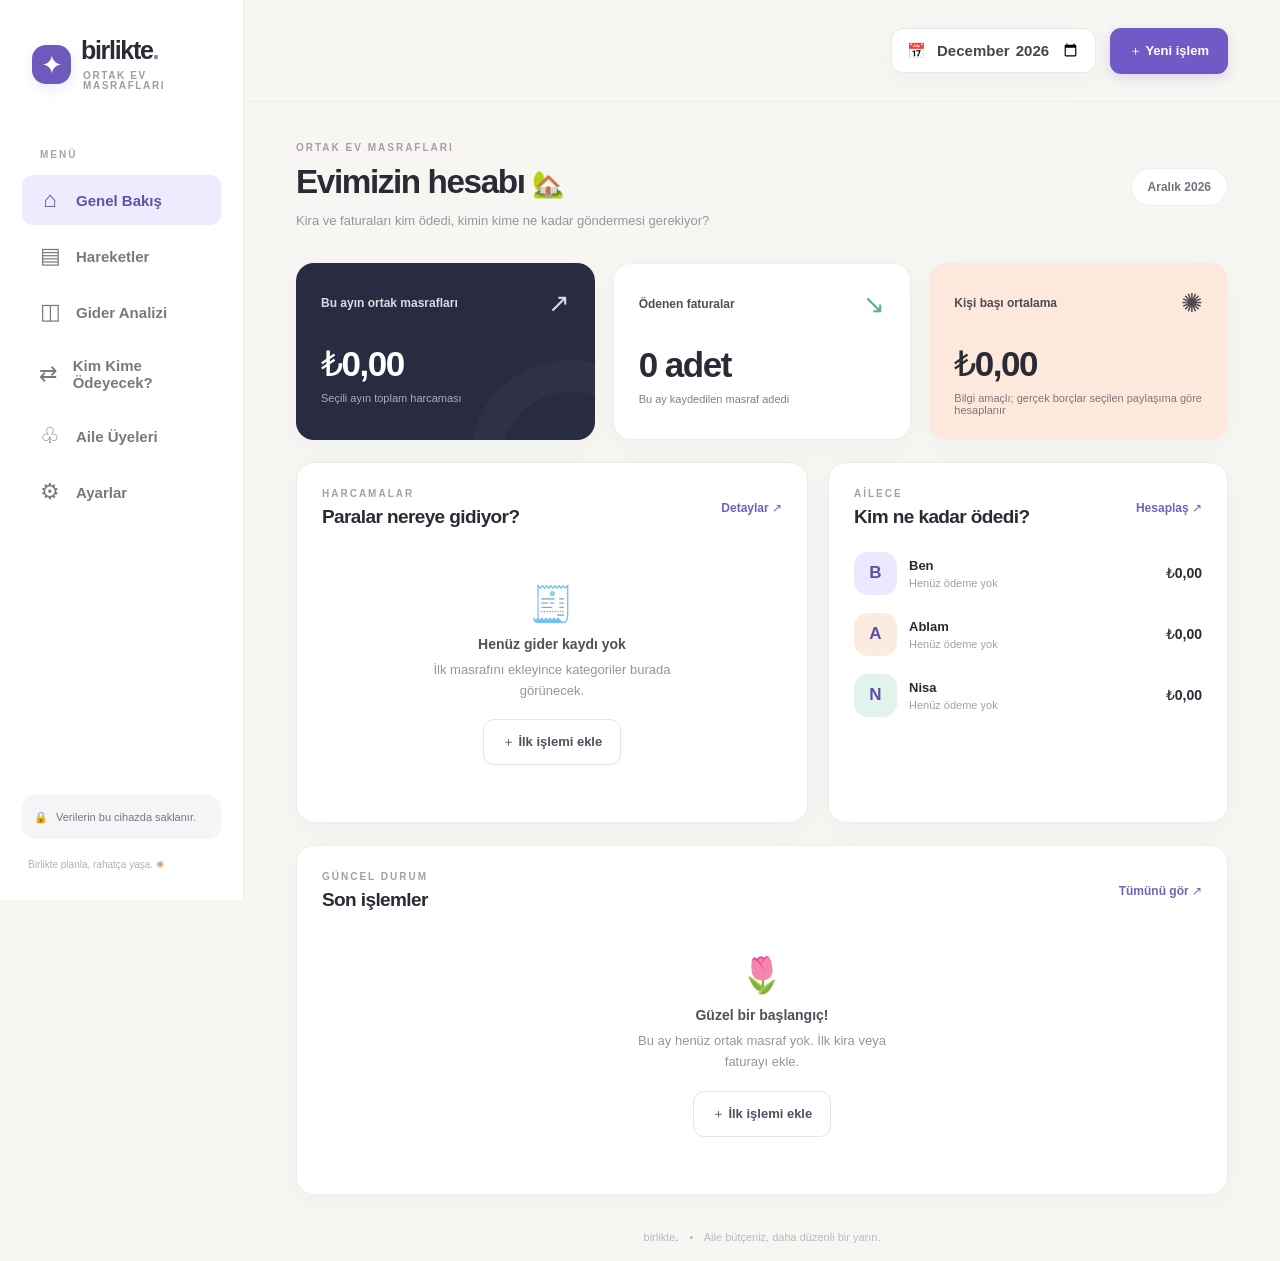
<file: aile-butcesi/index.html>
<!doctype html>
<html lang="tr">
<head>
  <meta charset="utf-8">
  <meta name="viewport" content="width=device-width, initial-scale=1, viewport-fit=cover">
  <meta name="theme-color" content="#f7f5f1">
  <meta name="description" content="Aile bütçeni, ortak masrafları ve kimin ne ödediğini tek yerde takip et.">
  <title>Birlikte · Ortak Ev Masrafları</title>
  <link rel="manifest" href="./manifest.webmanifest">
  <link rel="icon" href="./icon.svg" type="image/svg+xml">
  <link rel="stylesheet" href="./style.css">
  <script defer src="./app.js"></script>
</head>
<body>
<div class="app-shell">
  <aside class="sidebar">
    <a class="brand" href="#genel" aria-label="Birlikte ana sayfa"><span class="brand-icon">✦</span><span>birlikte<span class="brand-dot">.</span><small>ortak ev masrafları</small></span></a>
    <div class="nav-label">MENÜ</div>
    <nav class="main-nav" aria-label="Ana menü">
      <button class="nav-link active" data-page="genel"><span class="nav-emoji">⌂</span> Genel Bakış</button>
      <button class="nav-link" data-page="hareketler"><span class="nav-emoji">▤</span> Hareketler</button>
      <button class="nav-link" data-page="raporlar"><span class="nav-emoji">◫</span> Gider Analizi</button>
      <button class="nav-link" data-page="paylasim"><span class="nav-emoji">⇄</span> Kim Kime Ödeyecek?</button>
      <button class="nav-link" data-page="uyeler"><span class="nav-emoji">♧</span> Aile Üyeleri</button>
      <button class="nav-link" data-page="ayarlar"><span class="nav-emoji">⚙</span> Ayarlar</button>
    </nav>
    <div class="sidebar-bottom"><div class="privacy-mark">🔒 <span>Verilerin bu cihazda saklanır.</span></div><div class="made-with">Birlikte planla, rahatça yaşa. <span>✺</span></div></div>
  </aside>
  <main class="main-area">
    <header class="topbar">
      <div class="mobile-brand"><span class="brand-icon">✦</span> birlikte<span class="brand-dot">.</span></div>
      <div class="topbar-actions"><label class="month-wrap"><span>📅</span><input id="month-input" type="month" aria-label="Görüntülenecek ay"></label><button class="btn btn-primary top-add" data-open-expense>＋ Yeni işlem</button></div>
    </header>
    <div id="toast" role="status" aria-live="polite"></div>
    <section id="page-genel" class="page">
      <div class="page-heading"><div><div class="eyebrow">ORTAK EV MASRAFLARI</div><h1>Evimizin hesabı <span class="wave">🏡</span></h1><p>Kira ve faturaları kim ödedi, kimin kime ne kadar göndermesi gerekiyor?</p></div><div class="month-title" id="month-title"></div></div>
      <div class="summary-grid">
        <article class="summary-card card-dark"><div class="summary-top"><span>Bu ayın ortak masrafları</span><span class="summary-icon">↗</span></div><strong id="sum-expense">₺0,00</strong><div class="card-sub">Seçili ayın toplam harcaması</div><div class="card-orbit"></div></article>
        <article class="summary-card card-white"><div class="summary-top"><span>Ödenen faturalar</span><span class="summary-icon color-green">↘</span></div><strong id="sum-income">₺0,00</strong><div class="card-sub">Bu ay kaydedilen masraf adedi</div></article>
        <article class="summary-card card-peach"><div class="summary-top"><span>Kişi başı ortalama</span><span class="summary-icon">✺</span></div><strong id="sum-net">₺0,00</strong><div class="card-sub" id="net-caption">Tüm masraflar eşit paylaşılsaydı</div></article>
      </div>
      <div class="overview-grid">
        <article class="panel"><div class="panel-head"><div><div class="eyebrow">HARCAMALAR</div><h2>Paralar nereye gidiyor?</h2></div><button class="text-button" data-go="raporlar">Detaylar ↗</button></div><div id="category-overview" class="categories"></div></article>
        <article class="panel"><div class="panel-head"><div><div class="eyebrow">AİLECE</div><h2>Kim ne kadar ödedi?</h2></div><button class="text-button" data-go="paylasim">Hesaplaş ↗</button></div><div id="payer-overview" class="people-list"></div></article>
      </div>
      <article class="panel recent-panel"><div class="panel-head"><div><div class="eyebrow">GÜNCEL DURUM</div><h2>Son işlemler</h2></div><button class="text-button" data-go="hareketler">Tümünü gör ↗</button></div><div id="recent-list"></div></article>
    </section>
    <section id="page-hareketler" class="page hidden">
      <div class="page-heading"><div><div class="eyebrow">KİRA & FATURALAR</div><h1>Ödenen masraflar</h1><p>Kimin hangi faturayı ödediğini kaydet; paylaşılacak kişileri seç.</p></div><button class="btn btn-primary" data-open-expense>＋ İşlem ekle</button></div>
      <div class="panel filters-panel"><div class="filter-row"><label class="search-wrap">⌕ <input id="search-input" placeholder="İşlem veya açıklama ara..." autocomplete="off"></label><select id="filter-type" aria-label="İşlem türü"><option value="all">Tüm masraflar</option></select><select id="filter-member" aria-label="Ödeyen kişi"><option value="all">Tüm üyeler</option></select></div></div>
      <div class="panel transaction-panel"><div class="panel-head"><h2>İşlem listesi</h2><span id="transaction-count" class="count-pill">0 işlem</span></div><div id="transaction-list"></div></div>
    </section>
    <section id="page-raporlar" class="page hidden">
      <div class="page-heading"><div><div class="eyebrow">MASRAF ANALİZİ</div><h1>Gider analizi</h1><p>Kira ve faturaların aylık dağılımını inceleyin.</p></div></div>
      <div class="overview-grid report-grid"><article class="panel"><div class="panel-head"><div><div class="eyebrow">KATEGORİLER</div><h2>Gider dağılımı</h2></div></div><div id="report-categories"></div></article><article class="panel"><div class="panel-head"><div><div class="eyebrow">BÜTÇE PLANI</div><h2>Kategori limitleri</h2></div><button class="text-button" id="edit-budgets">Düzenle ↗</button></div><div id="budget-list"></div><p class="section-note">Belirlediğiniz limitler her ay yeniden uygulanır.</p></article></div>
      <article class="panel"><div class="panel-head"><div><div class="eyebrow">GENEL DURUM</div><h2>Son 6 ayın masrafları</h2></div></div><div id="trend-chart" class="trend-chart"></div><div class="trend-legend"><span><i class="legend-expense"></i> Gider</span></div></article>
    </section>
    <section id="page-paylasim" class="page hidden">
      <div class="page-heading"><div><div class="eyebrow">ÖDEME PLANI</div><h1>Kim kime ne kadar gönderecek?</h1><p>Ödenen kira ve faturaları otomatik denkleştiriyoruz.</p></div></div>
      <div class="settlement-help">💡 Bir gider eklerken <strong>masrafı paylaşanları</strong> seçin. Tutar seçilen kişiler arasında eşit bölünür. Ödeyenin yaptığı ödeme dikkate alınarak borçlar hesaplanır.</div>
      <div class="overview-grid"><article class="panel"><div class="panel-head"><div><div class="eyebrow">NET DURUM</div><h2>Aile üyeleri</h2></div></div><div id="balance-list"></div></article><article class="panel"><div class="panel-head"><div><div class="eyebrow">ÖDEME ÖNERİLERİ</div><h2>Gönderilecek tutarlar</h2></div></div><div id="settlement-list"></div></article></div>
      <article class="panel"><div class="panel-head"><div><div class="eyebrow">BORÇ KAPATMA</div><h2>Yapılan ödemeler</h2></div></div><div id="transfer-list"></div></article>
    </section>
    <section id="page-uyeler" class="page hidden">
      <div class="page-heading"><div><div class="eyebrow">EVİN EKİBİ</div><h1>Aile üyeleri</h1><p>Harcama paylaşımına katılan herkesi yönetin.</p></div><button class="btn btn-primary" id="add-member">＋ Üye ekle</button></div><div id="members-list" class="members-grid"></div>
      <div class="tip-panel">👨‍👩‍👧‍👦 Yeni üyeler sonraki giderlere dahil edilebilir. Önceden kaydettiğiniz giderlerin paylaşım oranları otomatik değişmez.</div>
    </section>
    <section id="page-ayarlar" class="page hidden">
      <div class="page-heading"><div><div class="eyebrow">VERİ YÖNETİMİ</div><h1>Ayarlar ve yedekleme</h1><p>Kayıtlarının kontrolü sende.</p></div></div>
      <div class="settings-grid"><article class="panel"><div class="settings-icon">↓</div><h2>Verilerini yedekle</h2><p>Üyeleri, ortak masrafları, bütçeleri ve hesaplaşma kayıtlarını JSON dosyası olarak indir.</p><button id="export-json" class="btn btn-outline">JSON yedeğini indir</button></article><article class="panel"><div class="settings-icon">↑</div><h2>Yedekten geri yükle</h2><p>Daha önce kaydettiğin JSON dosyasını yükle. Mevcut verilerin yerine geçer.</p><label class="btn btn-outline file-btn" for="import-json">Yedek dosyası seç</label><input type="file" id="import-json" accept=".json,application/json" hidden></article><article class="panel"><div class="settings-icon">▤</div><h2>Excel için dışa aktar</h2><p>İşlemleri Excel'de açılabilen CSV dosyası olarak indir.</p><button id="export-csv" class="btn btn-outline">CSV indir</button></article><article class="panel danger-panel"><div class="settings-icon">×</div><h2>Tüm verileri sil</h2><p>Bu cihazdaki tüm kayıtlar kalıcı olarak silinir. Önce yedek almanı öneririz.</p><button id="reset-data" class="btn btn-danger">Verileri sıfırla</button></article></div>
      <div class="tip-panel">🔐 <strong>Gizlilik:</strong> Bilgiler yalnızca bu tarayıcıda tutulur; sunucuya veya GitHub'a gönderilmez. Aynı hesap başka telefonda otomatik görünmez. Cihaz değiştirirken JSON yedek aktarımı kullanın.</div>
    </section>
    <footer class="footer">birlikte<span class="brand-dot">.</span> <span>•</span> Aile bütçeniz, daha düzenli bir yarın.</footer>
  </main>
</div>
<nav class="mobile-nav" aria-label="Mobil menü"><button data-page="genel" class="active"><span>⌂</span>Özet</button><button data-page="hareketler"><span>▤</span>İşlemler</button><button data-page="paylasim"><span>⇄</span>Paylaş</button><button data-page="raporlar"><span>◫</span>Rapor</button><button data-page="uyeler"><span>♧</span>Aile</button><button data-page="ayarlar"><span>⚙</span>Ayarlar</button></nav>
<button class="mobile-fab" data-open-expense aria-label="Yeni işlem ekle">＋</button>

<dialog id="entry-dialog" class="dialog">
  <form id="entry-form" class="dialog-content">
    <div class="dialog-head"><div><div class="eyebrow">KİRA VE FATURALAR</div><h2 id="entry-heading">Masraf ekle</h2></div><button class="close-btn" type="button" data-close="entry-dialog" aria-label="Kapat">✕</button></div>
    <div class="segmented hidden"><label><input type="radio" name="entry-type" value="expense" checked><span>↗ Gider</span></label></div>
    <div class="form-grid"><label class="field field-wide">Masraf adı<input name="title" maxlength="100" required placeholder="Örn. Kasım kirası, elektrik faturası"></label>
      <label class="field">Tutar (₺)<input name="amount" type="text" inputmode="decimal" required placeholder="0,00"></label>
      <label class="field">Tarih<input name="date" type="date" required></label>
      <label class="field">Kategori<select name="category" required></select></label>
      <label class="field"><span id="payer-label">Kim ödedi?</span><select name="payer" required></select></label>
      <label class="field field-wide">Not (isteğe bağlı)<textarea name="note" rows="2" maxlength="280" placeholder="Bu işlemle ilgili bir not..."></textarea></label>
    </div>
    <fieldset class="participants-field"><legend>Bu masrafı kimler paylaşacak?</legend><div id="participants-checkboxes"></div><p>Yalnızca seçtiğin kişiler eşit pay öder. Ödemeyi yapan kişinin payı da hesaba katılır.</p></fieldset>
    <div class="dialog-actions"><button type="button" class="btn btn-outline" data-close="entry-dialog">Vazgeç</button><button type="submit" class="btn btn-primary">Kaydet</button></div>
  </form>
</dialog>
<dialog id="member-dialog" class="dialog"><form id="member-form" class="dialog-content dialog-small"><div class="dialog-head"><div><div class="eyebrow">AİLEN</div><h2 id="member-heading">Üye ekle</h2></div><button type="button" class="close-btn" data-close="member-dialog">✕</button></div><label class="field">İsim<input name="name" maxlength="40" required placeholder="Aile üyesinin adı"></label><div class="dialog-actions"><button type="button" class="btn btn-outline" data-close="member-dialog">Vazgeç</button><button type="submit" class="btn btn-primary">Kaydet</button></div></form></dialog>
<dialog id="budget-dialog" class="dialog"><form id="budget-form" class="dialog-content"><div class="dialog-head"><div><div class="eyebrow">AYLIK HEDEFLER</div><h2>Kategori bütçeleri</h2></div><button class="close-btn" type="button" data-close="budget-dialog">✕</button></div><p class="subtle">İstediğiniz kategorilere aylık bir harcama limiti girin. Boş bıraktıklarınız sınırsız olur.</p><div id="budget-fields" class="budget-fields"></div><div class="dialog-actions"><button type="button" class="btn btn-outline" data-close="budget-dialog">Vazgeç</button><button type="submit" class="btn btn-primary">Limitleri kaydet</button></div></form></dialog>
<script>if("serviceWorker" in navigator)window.addEventListener("load",function(){navigator.serviceWorker.register("./sw.js").catch(function(){})});</script>
</body></html>
</file>
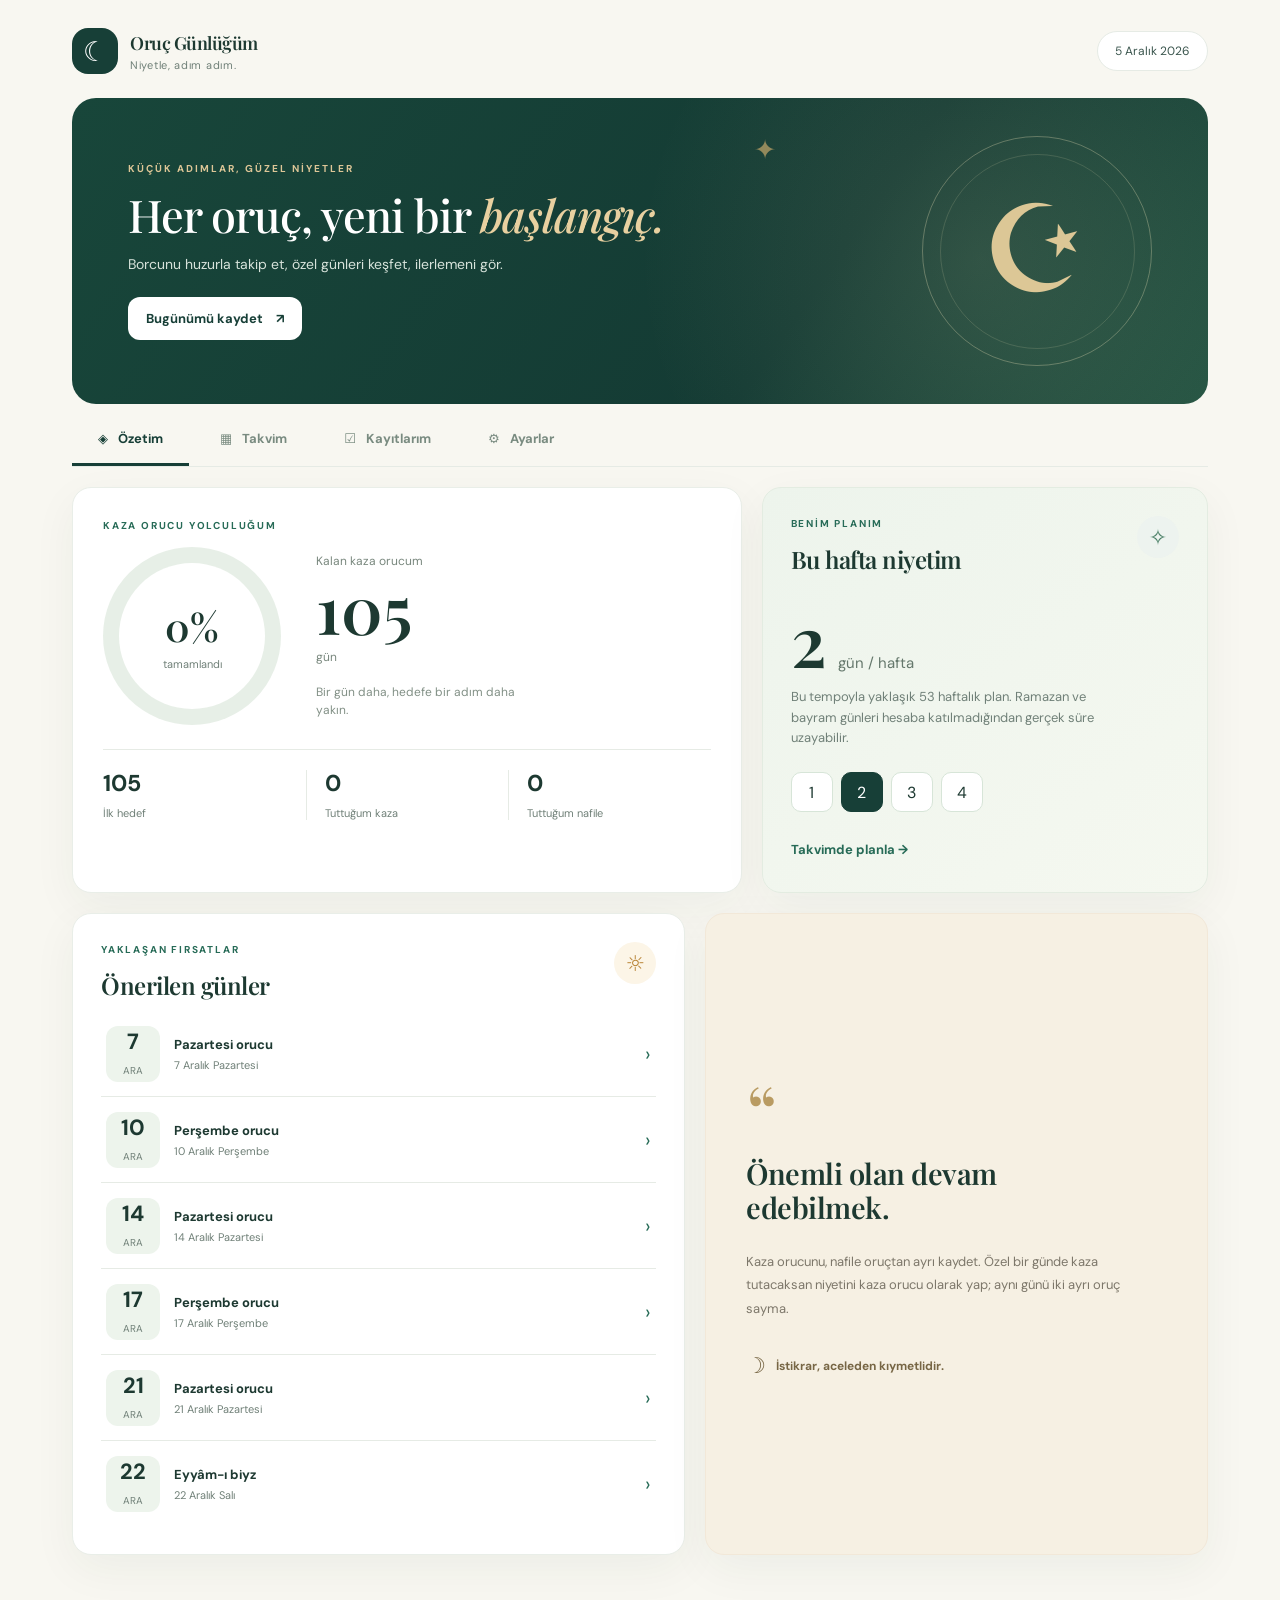
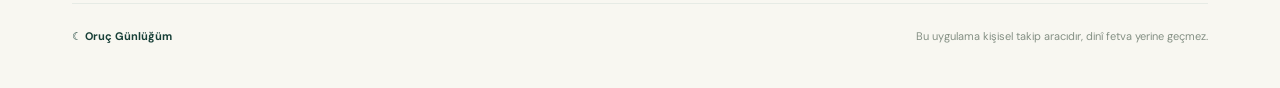
<file: oruc-gunlugum/index.html>
<!doctype html>
<html lang="tr">
<head>
  <meta charset="utf-8" />
  <meta name="viewport" content="width=device-width, initial-scale=1, viewport-fit=cover" />
  <meta name="theme-color" content="#173f37" />
  <meta name="description" content="Kaza orucunu ve nafile oruç günlerini kolayca takip et. Verilerin yalnızca cihazında saklanır." />
  <title>Oruç Günlüğüm — Niyetle, adım adım</title>
  
  
  <style>
@import url('https://fonts.googleapis.com/css2?family=DM+Sans:wght@400;500;600;700&family=Playfair+Display:ital,wght@0,500;0,600;0,700;1,500&display=swap');
:root{--ink:#1d3931;--ink-soft:#3a554d;--green:#173f37;--green-2:#276b57;--sage:#dce9df;--sage-2:#edf4ec;--cream:#f8f7f1;--white:#fff;--amber:#b98538;--amber-bg:#fcf5e7;--red:#b7554f;--red-bg:#fff0ed;--blue:#587a91;--blue-bg:#eaf2f7;--line:#e6ebe5;--muted:#708078;--shadow:0 14px 45px rgba(29,57,49,.05);font-family:'DM Sans',system-ui,-apple-system,BlinkMacSystemFont,'Segoe UI',sans-serif;color:var(--ink);background:var(--cream);font-synthesis:none}
*{box-sizing:border-box}html{scroll-behavior:smooth}body{margin:0;min-height:100vh}button,input{font:inherit}button{cursor:pointer}button:disabled{cursor:not-allowed}button:focus-visible,a:focus-visible,input:focus-visible{outline:3px solid #d4a65a;outline-offset:3px}a{color:inherit;text-decoration:none}.hidden{display:none!important}.shell{max-width:1200px;margin:0 auto;padding:0 32px}.topbar{display:flex;justify-content:space-between;align-items:center;padding:28px 0 24px;gap:16px}.brand{display:flex;align-items:center;gap:12px}.brand-icon{display:grid;place-items:center;width:46px;height:46px;border-radius:16px;background:var(--green);color:#fff;font-size:27px;line-height:1}.brand strong,.brand small{display:block}.brand strong{font:600 18px 'Playfair Display',Georgia,serif;letter-spacing:-.5px}.brand small{font-size:11px;color:var(--muted);margin-top:3px;letter-spacing:.7px}.date-pill{border:1px solid var(--line);background:#fff;border-radius:50px;padding:11px 17px;color:var(--ink-soft);font-size:12px;white-space:nowrap}.hero{position:relative;overflow:hidden;background:linear-gradient(125deg,#18463a 0%,#143b34 65%,#235342 100%);color:#fff;min-height:290px;border-radius:24px;display:flex;align-items:center;justify-content:space-between;padding:38px 56px;isolation:isolate}.hero:before{content:'';position:absolute;inset:0;background:radial-gradient(circle at 80% 53%,rgba(229,211,163,.12),transparent 37%);z-index:-1}.hero-content{max-width:590px;z-index:1}.eyebrow,.section-label{margin:0 0 13px;font-size:10px;letter-spacing:2px;font-weight:700;color:var(--green-2)}.hero .eyebrow{color:#ddc697}.hero h1{font:500 clamp(28px,3.6vw,45px)/1.18 'Playfair Display',Georgia,serif;letter-spacing:-1px;margin:0 0 12px}.hero h1 em{color:#e8d0a0}.hero p:not(.eyebrow){font-size:14px;color:#d7e3db;margin:0 0 22px;line-height:1.6}.hero-decor{position:absolute;color:#c5a76a;font-size:27px;top:34px;right:38%;opacity:.7}.hero-moon{font-size:155px;width:230px;height:230px;border:1px solid rgba(245,231,189,.3);border-radius:100%;display:grid;place-items:center;color:#dcc796;margin-left:36px;flex-shrink:0}.hero-moon:before{content:'';width:193px;height:193px;position:absolute;border:1px solid rgba(245,231,189,.15);border-radius:50%}.hero-moon span{font-size:122px;transform:rotate(-15deg);line-height:1}.button{border:0;border-radius:12px;display:inline-flex;justify-content:center;align-items:center;gap:13px;font-weight:700;font-size:13px;padding:13px 18px;min-height:43px;transition:transform .18s,filter .18s}.button:hover:not(:disabled){transform:translateY(-1px);filter:brightness(.98)}.button.light{color:var(--green);background:#fff}.button.primary{background:var(--green);color:#fff}.button.outline{border:1px solid #cfdbd1;color:var(--ink);background:#fff}.button.danger{color:var(--red);border:1px solid #f1d4d0;background:var(--red-bg)}.tabs{display:flex;gap:5px;margin:26px 0 20px;border-bottom:1px solid var(--line)}.tab{display:flex;align-items:center;justify-content:center;gap:10px;border:0;background:transparent;color:#798b80;font-size:13px;font-weight:700;padding:0 26px 16px;border-bottom:3px solid transparent}.tab:hover{color:var(--green)}.tab.active{color:var(--green);border-bottom-color:var(--green)}.screen{animation:slideIn .23s ease}@keyframes slideIn{from{opacity:.4;transform:translateY(5px)}to{opacity:1;transform:translateY(0)}}.card{background:#fff;border:1px solid #e9eee8;box-shadow:var(--shadow);border-radius:19px;padding:28px}.card h2{font:600 24px/1.2 'Playfair Display',Georgia,serif;margin:0 0 12px;letter-spacing:-.5px}.card h3{font-size:15px;margin:0 0 10px}.card p{line-height:1.6}.section-label{letter-spacing:1.8px}.summary-grid{display:grid;grid-template-columns:1.5fr 1fr;gap:20px}.progress-card{padding:30px}.progress-flex{display:flex;align-items:center;gap:35px;margin:8px 0 24px}.ring{--progress:0%;position:relative;width:178px;height:178px;border-radius:50%;background:conic-gradient(var(--green-2) var(--progress),#e7efe7 0);display:grid;place-items:center;flex-shrink:0}.ring:before{content:'';position:absolute;width:146px;height:146px;border-radius:50%;background:#fff}.ring>div{position:relative;text-align:center}.ring strong{font:600 39px 'Playfair Display',serif;display:block}.ring span{font-size:11px;color:var(--muted)}.progress-info>span{display:block;color:#78877d;font-size:12px}.progress-info>strong{font:600 66px/1.05 'Playfair Display',serif;display:block;margin:5px 0;color:var(--ink)}.progress-info small{font-size:12px;display:block;margin-top:18px;color:#829086;max-width:225px;line-height:1.5}.mini-stats{border-top:1px solid var(--line);padding-top:20px;display:grid;grid-template-columns:repeat(3,1fr)}.mini-stats>div:not(:first-child){border-left:1px solid var(--line);padding-left:18px}.mini-stats strong{display:block;font-size:23px;font-weight:700;line-height:1.2}.mini-stats span{display:block;font-size:11px;color:var(--muted);margin-top:8px}.card-header{display:flex;align-items:flex-start;justify-content:space-between;gap:10px}.icon-bubble{display:grid;place-items:center;width:42px;height:42px;border-radius:50%;background:#edf3ef;color:#4b8067;font-size:22px;flex-shrink:0}.icon-bubble.amber{background:var(--amber-bg);color:var(--amber)}.plan-card{background:linear-gradient(142deg,#edf4ec 0%,#f5f8f0 100%);border-color:#e3ece1}.weekly-goal{display:flex;align-items:baseline;gap:11px;margin-top:18px}.weekly-goal strong{font:600 70px/1 'Playfair Display',serif}.weekly-goal span{font-size:15px;color:#65786c}.muted{font-size:13px;color:var(--muted);line-height:1.7}.plan-card>.muted{max-width:320px;min-height:40px}.quick-goal{display:flex;gap:8px;margin:23px 0}.quick-goal button{width:42px;height:40px;border-radius:10px;background:#fff;color:var(--ink);border:1px solid #d7e5d8}.quick-goal button.active{background:var(--green);color:#fff;border-color:var(--green)}.text-link{border:0;background:none;color:var(--green-2);font-size:13px;font-weight:700;padding:6px 0}.two-col{display:grid;grid-template-columns:1.22fr 1fr;gap:20px;margin-top:20px}.upcoming-list{display:grid;gap:1px}.upcoming-item{width:100%;display:flex;align-items:center;gap:14px;border:0;background:transparent;text-align:left;padding:14px 5px;border-bottom:1px solid var(--line);color:var(--ink)}.upcoming-item:last-child{border-bottom:0}.upcoming-item:hover{background:#f8faf6}.upcoming-day{display:grid;place-items:center;background:var(--sage-2);border-radius:12px;width:54px;min-width:54px;height:56px}.upcoming-day strong{font-size:22px;line-height:1}.upcoming-day small{font-size:10px;color:var(--muted);text-transform:uppercase}.upcoming-copy{flex:1}.upcoming-copy strong{display:block;font-size:13px}.upcoming-copy small{display:block;color:var(--muted);font-size:11px;margin-top:5px}.upcoming-arrow{color:var(--green-2);font-size:20px}.note-card{position:relative;background:#f6f0e3;display:flex;flex-direction:column;justify-content:center;border-color:#f2e8d8;min-height:302px;padding:34px 40px}.quote-mark{font:76px/.6 'Playfair Display',serif;color:#b99b62;display:block;margin-bottom:22px}.note-card h2{font-size:29px;max-width:270px}.note-card p{color:#7d776a;font-size:13px;line-height:1.8;max-width:380px}.note-footer{font-size:12px;font-weight:700;margin-top:18px;color:#776645;display:flex;gap:10px;align-items:center}.note-footer span{font-size:22px}.footer{display:flex;justify-content:space-between;border-top:1px solid var(--line);margin:48px 0 20px;padding:25px 0;color:#849084;font-size:11px;gap:20px}.footer span:first-child{font-weight:700;color:var(--green)}
/* Takvim */
.calendar-card{padding:32px}.calendar-head{display:flex;justify-content:space-between;align-items:center;gap:16px}.calendar-head h2{font-size:30px}.small{font-size:12px}.calendar-controls{display:flex;align-items:center;gap:8px}.calendar-controls button{background:#f3f7f2;border:1px solid #e7eee5;border-radius:9px;width:42px;height:40px;color:var(--green);font-size:25px}.calendar-controls .today-btn{font-size:12px;font-weight:700;width:65px}.legend{display:flex;gap:18px;flex-wrap:wrap;margin:20px 0;font-size:11px;color:var(--muted)}.legend span{display:inline-flex;align-items:center;gap:7px}.dot{display:inline-block;width:9px;height:9px;border-radius:50%}.dot.done{background:var(--green-2)}.dot.planned{background:var(--blue)}.dot.special{background:var(--amber)}.dot.prohibited{background:var(--red)}.weekday-row,.calendar-grid{display:grid;grid-template-columns:repeat(7,minmax(0,1fr))}.weekday-row{background:#f6f9f5;border-radius:11px;padding:12px 0;margin-bottom:7px}.weekday-row span{text-align:center;color:#7b8a7e;font-size:11px;font-weight:700}.calendar-grid{gap:7px}.day-cell{position:relative;min-height:92px;padding:12px 11px;text-align:left;border:1px solid #e8eee8;background:#fff;border-radius:12px;display:flex;flex-direction:column;gap:8px;color:var(--ink);overflow:hidden}.day-cell:hover:not(:disabled){border-color:#a8c5ae;box-shadow:0 5px 18px #1e463914}.day-cell.blank{background:transparent;border:0;pointer-events:none}.day-cell .number{font-weight:700;font-size:14px}.day-cell .hijri-day{position:absolute;right:10px;top:12px;color:#a2b0a6;font-size:10px}.day-cell .mini-label{font-size:9px;font-weight:700;border-radius:5px;padding:3px 5px;width:max-content;max-width:100%;white-space:nowrap;text-overflow:ellipsis;overflow:hidden}.day-cell.special{background:#fffbf3;border-color:#f0dfbf}.day-cell.special .mini-label{color:#a7752a;background:#f9edda}.day-cell.prohibited{background:#fff0ee;border-color:#f6dcd8}.day-cell.prohibited .mini-label{color:var(--red);background:#fbe2df}.day-cell.ramadan{background:#f3f8fc;border-color:#e0eaf1}.day-cell.ramadan .mini-label{color:var(--blue);background:#e4f0f8}.day-cell.completed{background:#eaf4eb;border-color:#92b39c}.day-cell.completed .mini-label{background:#d5e9d9;color:var(--green-2)}.day-cell.planned{background:#f0f4fb;border-color:#b1c7dd}.day-cell.planned .mini-label{color:#5a7eaa;background:#dce8f7}.day-cell.today .number{display:grid;place-items:center;width:26px;height:26px;border-radius:50%;background:var(--green);color:#fff;margin:-5px 0 -5px -5px}.calendar-foot{border-top:1px solid var(--line);margin-top:25px;padding-top:16px;color:var(--muted);font-size:11px}.guide-card{margin-top:18px;background:#fbfcf9}.guide-card p{font-size:12px;color:var(--muted);margin-bottom:0}.guide-card strong{color:var(--ink)}
/* Kayıtlar */
.entries-card{min-height:280px}.entry-row{display:flex;align-items:center;gap:16px;padding:17px 4px;border-top:1px solid var(--line)}.entry-row:first-child{margin-top:12px}.entry-date{min-width:70px;text-align:center;background:var(--sage-2);border-radius:10px;padding:12px 5px}.entry-date strong{display:block;font-size:21px}.entry-date small{font-size:11px}.entry-desc{flex:1;min-width:0}.entry-desc strong{display:block;font-size:13px}.entry-desc p{font-size:11px;color:var(--muted);margin:5px 0}.entry-tag{font-size:11px;font-weight:700;border-radius:30px;padding:6px 11px;background:#e7f3e8;color:var(--green-2)}.entry-tag.naf{background:#fff5e7;color:#a87636}.entry-tag.plan{background:#edf3fa;color:#54799b}.icon-button{border:1px solid var(--line);border-radius:9px;padding:8px;background:#fff;color:var(--muted)}.empty-state{padding:50px 0;text-align:center}.empty-state span{font-size:42px;color:var(--green-2)}.empty-state h3{margin:20px 0 5px}.empty-state p{font-size:13px;color:var(--muted)}
/* Ayarlar */
.settings-grid{display:grid;grid-template-columns:1.2fr .8fr;gap:20px}.settings-grid .card{align-self:start}.form-grid{display:grid;grid-template-columns:1fr 1fr;gap:14px;margin:25px 0}.form-grid label,.manual-field{display:grid;gap:8px;color:#617267;font-size:12px;font-weight:700}.form-grid input,.manual-field input{width:100%;border:1px solid #dbe4db;padding:13px 12px;border-radius:10px;color:var(--ink);background:#fbfdfa;font-size:15px}.estimate-box{display:flex;align-items:center;gap:13px;flex-wrap:wrap;background:var(--sage-2);border-radius:12px;padding:17px;margin-bottom:16px}.estimate-box span{font-size:12px;flex:1}.estimate-box strong{font-size:25px}.estimate-box small{width:100%;color:var(--muted);font-size:11px}.manual-check{display:flex;gap:10px;align-items:center;font-size:12px;color:var(--ink-soft);margin:14px 0}.manual-check input{accent-color:var(--green)}.manual-field{margin-bottom:16px}.form-feedback{font-size:12px;color:var(--green-2);min-height:12px}.privacy-card p{color:var(--muted);font-size:13px}.actions-column{display:grid;gap:12px;margin-top:25px}.file-button{cursor:pointer}.file-button input{width:0;height:0;position:absolute;opacity:0}.knowledge-card{margin-top:20px}.knowledge-grid{display:grid;grid-template-columns:1fr 1fr;gap:10px 36px}.knowledge-grid p{color:var(--muted);font-size:12px}.sources{border-top:1px solid var(--line);margin-top:20px;padding-top:20px}.sources a{display:block;color:var(--green-2);font-size:12px;line-height:1.8;text-decoration:underline;text-underline-offset:3px}
/* Gün modalı */
.day-dialog{width:min(480px,calc(100vw - 24px));max-height:88vh;overflow-y:auto;border:1px solid var(--line);border-radius:22px;box-shadow:0 30px 90px #071c1790;padding:0;background:#fff;color:var(--ink)}.day-dialog::backdrop{background:rgba(9,31,24,.5)}.day-dialog form{position:absolute;top:18px;right:20px}.dialog-close{background:#f1f5ef;border:0;width:34px;height:34px;border-radius:50%;color:var(--ink)}.dialog-body{padding:35px}.dialog-body h2{font:600 31px 'Playfair Display',serif;margin:0 0 7px}.dialog-hijri{font-size:12px;color:var(--muted);margin:0 0 19px}.event-list{display:grid;gap:10px}.event{background:var(--sage-2);border-radius:10px;padding:12px 14px}.event strong{display:block;font-size:13px;margin-bottom:5px}.event small{display:block;font-size:11px;color:var(--ink-soft);line-height:1.6}.event.blocked{background:var(--red-bg)}.event.blocked strong{color:var(--red)}.event.ramadan{background:var(--blue-bg)}.event.ramadan strong{color:var(--blue)}.event.highlight{background:var(--amber-bg)}.event.highlight strong{color:#926a30}.dialog-notice{font-size:12px;line-height:1.6;color:var(--muted);margin:20px 0}.dialog-actions{display:grid;gap:10px}.dialog-actions button{width:100%}.toast{position:fixed;left:50%;bottom:25px;transform:translate(-50%,30px);padding:12px 20px;border-radius:20px;color:#fff;background:var(--green);box-shadow:0 15px 35px #102d2080;opacity:0;visibility:hidden;transition:.2s;z-index:10;font-size:13px;max-width:90vw;text-align:center}.toast.show{opacity:1;visibility:visible;transform:translate(-50%,0)}
@media(max-width:800px){.shell{padding:0 18px}.hero{padding:30px;min-height:240px}.hero-moon{width:160px;height:160px;font-size:96px}.hero-moon:before{width:130px;height:130px}.hero-moon span{font-size:88px}.summary-grid,.two-col,.settings-grid{grid-template-columns:1fr}.note-card{min-height:250px}.progress-flex{justify-content:space-evenly}.day-cell{min-height:80px;padding:10px 6px}.day-cell .hijri-day{right:6px}.calendar-grid{gap:5px}}
@media(max-width:500px){.shell{padding:0 14px}.topbar{padding:17px 0}.date-pill{font-size:10px;padding:8px 9px}.brand-icon{width:40px;height:40px}.brand strong{font-size:16px}.brand small{font-size:9px}.hero{padding:27px 25px;min-height:255px}.hero-moon{position:absolute;right:-65px;top:16px;opacity:.2}.hero-decor{right:25px}.hero h1{font-size:34px;max-width:300px}.hero p:not(.eyebrow){max-width:280px;font-size:12px}.tabs{justify-content:space-between;gap:1px}.tab{padding:0 8px 13px;flex-direction:column;gap:4px;font-size:10px}.tab span{white-space:nowrap}.card{padding:22px 18px;border-radius:16px}.progress-card{padding:23px 18px}.progress-flex{gap:18px}.ring{width:137px;height:137px}.ring:before{width:113px;height:113px}.ring strong{font-size:31px}.progress-info>strong{font-size:48px}.progress-info small{font-size:10px;margin-top:12px}.mini-stats strong{font-size:20px}.mini-stats span{font-size:10px}.mini-stats>div:not(:first-child){padding-left:9px}.card h2{font-size:23px}.calendar-card{padding:18px 10px}.calendar-head{padding:0 7px}.calendar-head h2{font-size:25px}.calendar-controls{gap:4px}.calendar-controls button{width:30px;height:32px}.calendar-controls .today-btn{width:46px;font-size:10px}.legend{gap:9px;margin:17px 4px;font-size:9px}.weekday-row span{font-size:10px}.calendar-grid{gap:3px}.day-cell{min-height:66px;padding:8px 4px;border-radius:8px;gap:6px}.day-cell .number{font-size:12px}.day-cell .hijri-day{font-size:8px;right:4px;top:8px}.day-cell .mini-label{font-size:8px;padding:3px;max-width:100%}.day-cell.today .number{width:22px;height:22px;margin:-5px}.knowledge-grid,.form-grid{grid-template-columns:1fr}.entry-row{gap:9px}.entry-date{min-width:53px}.entry-tag{font-size:10px;padding:5px}.footer{flex-direction:column;gap:8px;margin-top:34px}}
@media(prefers-reduced-motion:reduce){*,*:before,*:after{scroll-behavior:auto!important;animation:none!important;transition:none!important}}

</style>
</head>
<body>
  <div class="shell">
    <header class="topbar">
      <a class="brand" href="#ozet" aria-label="Oruç Günlüğüm — ana sayfa">
        <span class="brand-icon" aria-hidden="true">☾</span>
        <span><strong>Oruç Günlüğüm</strong><small>Niyetle, adım adım.</small></span>
      </a>
      <span class="date-pill" id="todayLabel"></span>
    </header>
    <main>
      <section class="hero" id="hero">
        <div class="hero-decor" aria-hidden="true">✦</div>
        <div class="hero-content">
          <p class="eyebrow">KÜÇÜK ADIMLAR, GÜZEL NİYETLER</p>
          <h1>Her oruç, yeni bir <em>başlangıç.</em></h1>
          <p>Borcunu huzurla takip et, özel günleri keşfet, ilerlemeni gör.</p>
          <button class="button light" id="heroCta" type="button">Bugünümü kaydet <span aria-hidden="true">↗</span></button>
        </div>
        <div class="hero-moon" aria-hidden="true"><span>☪</span></div>
      </section>
      <nav class="tabs" aria-label="Uygulama bölümleri">
        <button type="button" data-tab="ozet" class="tab active" aria-current="page">◈ <span>Özetim</span></button>
        <button type="button" data-tab="takvim" class="tab">▦ <span>Takvim</span></button>
        <button type="button" data-tab="kayitlar" class="tab">☑ <span>Kayıtlarım</span></button>
        <button type="button" data-tab="ayarlar" class="tab">⚙ <span>Ayarlar</span></button>
      </nav>
      <div id="screen-ozet" class="screen" role="region" aria-label="Özetim">
        <div class="summary-grid">
          <article class="card progress-card">
            <p class="section-label">KAZA ORUCU YOLCULUĞUM</p>
            <div class="progress-flex">
              <div class="ring" id="progressRing"><div><strong id="percent">0%</strong><span>tamamlandı</span></div></div>
              <div class="progress-info"><span>Kalan kaza orucum</span><strong id="remaining">—</strong><span>gün</span><small id="progressText">Hedefini ayarlardan belirleyebilirsin.</small></div>
            </div>
            <div class="mini-stats"><div><strong id="initialDebt">—</strong><span>İlk hedef</span></div><div><strong id="completedKaza">0</strong><span>Tuttuğum kaza</span></div><div><strong id="completedNafile">0</strong><span>Tuttuğum nafile</span></div></div>
          </article>
          <article class="card plan-card">
            <div class="card-header"><div><p class="section-label">BENİM PLANIM</p><h2>Bu hafta niyetim</h2></div><span class="icon-bubble">✧</span></div>
            <div class="weekly-goal"><strong id="weeklyGoal">2</strong><span>gün / hafta</span></div>
            <p class="muted" id="estimateText">Küçük ve düzenli adımlarla ilerle.</p>
            <div class="quick-goal" role="group" aria-label="Haftalık hedef"><button data-goal="1" type="button">1</button><button data-goal="2" type="button">2</button><button data-goal="3" type="button">3</button><button data-goal="4" type="button">4</button></div>
            <button type="button" class="text-link" id="openCalendar">Takvimde planla <span aria-hidden="true">→</span></button>
          </article>
        </div>
        <div class="two-col">
          <article class="card next-card">
            <div class="card-header"><div><p class="section-label">YAKLAŞAN FIRSATLAR</p><h2>Önerilen günler</h2></div><span class="icon-bubble amber">☼</span></div>
            <div id="upcomingList" class="upcoming-list"></div>
          </article>
          <article class="card note-card">
            <span class="quote-mark">“</span>
            <h2>Önemli olan devam edebilmek.</h2>
            <p>Kaza orucunu, nafile oruçtan ayrı kaydet. Özel bir günde kaza tutacaksan niyetini kaza orucu olarak yap; aynı günü iki ayrı oruç sayma.</p>
            <div class="note-footer"><span>☽</span> İstikrar, aceleden kıymetlidir.</div>
          </article>
        </div>
      </div>
      <section id="screen-takvim" class="screen hidden" role="region" aria-label="Takvim">
        <div class="card calendar-card">
          <div class="calendar-head"><div><p class="section-label">ORUÇ TAKVİMİM</p><h2 id="calendarTitle">Takvim</h2><p class="muted small">Güne dokunarak niyet veya tamamlanan oruç kaydet.</p></div><div class="calendar-controls"><button type="button" id="prevMonth" aria-label="Önceki ay">‹</button><button type="button" id="goToday" class="today-btn">Bugün</button><button type="button" id="nextMonth" aria-label="Sonraki ay">›</button></div></div>
          <div class="legend"><span><i class="dot done"></i> Tamamlandı</span><span><i class="dot planned"></i> Planlandı</span><span><i class="dot special"></i> Tavsiye edilen</span><span><i class="dot prohibited"></i> Oruç tutulmaz</span></div>
          <div class="weekday-row" aria-hidden="true"><span>Pzt</span><span>Sal</span><span>Çar</span><span>Per</span><span>Cum</span><span>Cmt</span><span>Paz</span></div>
          <div id="calendarGrid" class="calendar-grid" aria-label="Aylık takvim"></div>
          <div class="calendar-foot"><span>★ Özel günler Hicrî hesaplamaya dayanır. 2026/2027 bayram ve Aşure tarihleri sabitlenmiştir.</span></div>
        </div>
        <div class="card guide-card"><h3>Renkler ne anlama geliyor?</h3><p><strong>Yeşil:</strong> Kaza ya da nafile olarak tuttuğun gün. <strong>Altın:</strong> Tavsiye edilen nafile gün. <strong>Kırmızı:</strong> Orucun tutulmadığı bayram günleri. <strong>Mavi:</strong> Ramazan; kaza yerine farz oruç dönemi.</p></div>
      </section>
      <section id="screen-kayitlar" class="screen hidden" role="region" aria-label="Kayıtlarım">
        <article class="card entries-card"><div class="card-header"><div><p class="section-label">ORUÇ DEFTERİM</p><h2>Tuttuğum ve planladığım günler</h2></div><span class="icon-bubble">☑</span></div><div id="entryList"></div></article>
      </section>
      <section id="screen-ayarlar" class="screen hidden" role="region" aria-label="Ayarlar">
        <div class="settings-grid"><article class="card"><p class="section-label">BORCUMU HESAPLA</p><h2>Başlangıç bilgilerim</h2><p class="muted">Bu tahmin, âdet döneminin her Ramazan'da aynı sayıda gününe denk geldiği varsayımıyla hesaplanır. Kesin borcunu istersen elle düzeltebilirsin.</p>
          <div class="form-grid"><label>Doğum yılım<input id="birthYear" type="number" min="1930" max="2026" inputmode="numeric"></label><label>İlk âdet yaşım<input id="firstAge" type="number" min="8" max="25" inputmode="numeric"></label><label>Ramazan başına ortalama gün<input id="cycleDays" type="number" min="0" max="30" inputmode="numeric"></label><label>Son hesaba katılacak Ramazan yılı<input id="lastYear" type="number" min="1930" max="2100" inputmode="numeric"></label></div>
          <div class="estimate-box"><span>Tahmini başlangıç borcum</span><strong id="calculatedDebt">—</strong><small id="calculationHelp"></small></div>
          <label class="manual-check"><input id="manualMode" type="checkbox"> Toplam borcumu kendim gireceğim</label><label id="manualField" class="manual-field hidden">Başlangıç borcum (gün)<input id="manualDebt" type="number" min="0" max="5000" inputmode="numeric"></label>
          <button type="button" class="button primary" id="saveSettings">Hedefimi kaydet</button><p id="saveStatus" class="form-feedback" aria-live="polite"></p>
        </article>
        <article class="card privacy-card"><p class="section-label">VERİLERİM</p><h2>Kontrol sende</h2><p>Verilerin yalnızca bu tarayıcıda saklanır. Hesap açman gerekmez. Başka cihaza geçerken yedek dosyanı kaydet.</p><div class="actions-column"><button type="button" class="button outline" id="exportBackup">↓ JSON yedeğimi indir</button><label class="button outline file-button">↑ JSON yedeğimi içe aktar<input type="file" id="importBackup" accept="application/json,.json" hidden></label><button type="button" class="button danger" id="resetData">Tüm kayıtları sil</button></div><p id="backupStatus" class="form-feedback" aria-live="polite"></p></article></div>
        <article class="card knowledge-card"><p class="section-label">BİLGİ NOTLARI</p><h2>Dinî günler hakkında</h2><div class="knowledge-grid"><div><h3>☾ Kaza ve nafile</h3><p>Kaza, tutulamayan farz orucun yerine tutulur; nafile ise isteğe bağlı oruçtur. Uygulama bunları ayrı sayar, bir günü iki kategoriye eklemez.</p></div><div><h3>✦ Tavsiye edilen günler</h3><p>Pazartesi–perşembe, kamerî ayın 13–15'i (eyyâm-ı biyz), Aşure'nin çevresi, Arefe, Zilhicce'nin ilk dokuz günü ve Şevval'de altı gündür.</p></div><div><h3>⊘ Oruç tutulmayan günler</h3><p>Ramazan Bayramı'nın ilk günü ile Kurban Bayramı'nın dört gününde oruç tutulmaz. Ramazan günleri de kaza olarak işaretlenmez.</p></div><div><h3>◷ Tarihler</h3><p>2026–2027 için önemli günler açıklanmış takvime göre alınmıştır. Diğer Hicrî tarihler cihaz hesaplamasıdır, ±1 gün oynayabilir.</p></div></div><div class="sources"><h3>Kaynaklar</h3><div id="sourcesList"></div></div></article>
      </section>
    </main>
    <footer class="footer"><span>☾ Oruç Günlüğüm</span><span>Bu uygulama kişisel takip aracıdır, dinî fetva yerine geçmez.</span></footer>
  </div>
  <dialog id="dayDialog" class="day-dialog" aria-labelledby="dialogTitle"><form method="dialog"><button class="dialog-close" aria-label="Kapat" value="cancel">✕</button></form><div class="dialog-body"><p class="section-label">GÜNLÜK KAYDIM</p><h2 id="dialogTitle">Gün seçimi</h2><p class="dialog-hijri" id="dialogHijri"></p><div id="dialogEvents" class="event-list"></div><p id="dialogNotice" class="dialog-notice"></p><div id="dialogActions" class="dialog-actions"></div></div></dialog>
  <div id="toast" class="toast" role="status" aria-live="polite"></div>
  <script type="module">
/**
 * Oruç Günlüğüm — hicrî günler ve Türkiye'de oruç tutulmayan günler.
 * 2026/2027 önemli günler Diyanet'in ilan edilen miladi tarihleriyle sabitlenir.
 * Diğer hicrî günlerde tarayıcı ICU Umm al-Qura takvimi kullanılır; bu takvim
 * Türkiye/Diyanet takviminden ±1 gün farklı olabileceğinden TAHMİNİDİR.
 */
const AUTHORITATIVE = {
  2026: { ramadanStart:'2026-02-19', ramadanEnd:'2026-03-19', eidFitr:'2026-03-20', eidAdha:'2026-05-27', ashura:'2026-06-25' },
  2027: { ramadanStart:'2027-02-08', ramadanEnd:'2027-03-08', eidFitr:'2027-03-09', eidAdha:'2027-05-16', ashura:'2027-06-15' },
};

const SOURCES = [
  { label:'Diyanet — Kandillerde ve önemli günlerde oruç', url:'https://kurul.diyanet.gov.tr/tr/fetva/kandillerde-oruc-tutmayla-ilgili-dini-bir-gereklilik-var/0193c42d-6c7e-7afa-9ae0-fb241c3c0930' },
  { label:'Diyanet — Muharrem / Aşure orucu', url:'https://kurul.diyanet.gov.tr/tr/fetva/muharrem-ayinin-fazileti-ve-bu-ayda-ozellikle-de-10-muharremde-oruc-tutmanin-hukmu-nedir/0193c42d-6c53-745e-7cee-249ac889ef38' },
  { label:'Diyanet — Arefe ve Zilhicce orucu', url:'https://kurul.diyanet.gov.tr/tr/fetva/zilhicce-ayinda-ve-arefe-gununde-oruc-tutmanin-fazileti/0193c42d-6c41-77a3-e849-37debdd34cf6' },
  { label:'Diyanet — Hadislerle İslam, nafile oruçlar', url:'https://hadislerleislam.diyanet.gov.tr/sayfa.php?CILT=6&SAYFA=534' },
  { label:'Diyanet takvimi — 2026 ve 2027 (DİTİB derlemesi)', url:'https://unna-cami.de/2027-yili-dini-guen-ve-geceler-religioese-feiertage-im-islamischen-kalender-2027/' },
];

const hijriFormatter = new Intl.DateTimeFormat('en-US-u-ca-islamic-umalqura', {
  timeZone:'UTC', year:'numeric', month:'numeric', day:'numeric'
});
const monthNames = ['Muharrem','Safer','Rebiülevvel','Rebiülahir','Cemaziyelevvel','Cemaziyelahir','Recep','Şaban','Ramazan','Şevval','Zilkade','Zilhicce'];
const toUTC = (key) => new Date(`${key}T12:00:00Z`);
const dateKey = (date) => `${date.getFullYear()}-${String(date.getMonth()+1).padStart(2,'0')}-${String(date.getDate()).padStart(2,'0')}`;
const fromKey = (key) => { const [year,month,day] = key.split('-').map(Number); return new Date(year, month-1, day, 12); };
const addDays = (key, offset) => { const date=fromKey(key); date.setDate(date.getDate()+offset); return dateKey(date); };
const inRange = (key, begin, end) => key>=begin && key<=end;
const yearInfo = (year) => AUTHORITATIVE[year] || null;

function getHijri(key) {
  const parts = hijriFormatter.formatToParts(toUTC(key));
  const value = (type) => Number(parts.find(x=>x.type===type)?.value);
  return { day:value('day'), month:value('month'), year:value('year'), monthName:monthNames[value('month')-1] || 'Hicrî ay' };
}

/**
 * Çakışma durumunda sabit, resmî günler ICU hesabının önüne geçer.
 */
function dayInfo(key) {
  const d=fromKey(key); const h=getHijri(key); const official=AUTHORITATIVE[d.getFullYear()];
  const events=[];
  let prohibited=false, ramadan=false, authoritative=false;
  if (official) {
    const e1=official.eidFitr, e2=official.eidAdha;
    if (key===e1) { prohibited=true; authoritative=true; events.push({ title:'Ramazan Bayramı 1. gün', type:'blocked', text:'Bugün oruç tutulmaz.' }); }
    if (inRange(key,e2,addDays(e2,3))) { prohibited=true; authoritative=true; events.push({ title:'Kurban Bayramı', type:'blocked', text:'Kurban Bayramı’nın dört gününde oruç tutulmaz.' }); }
    if (inRange(key,official.ramadanStart,official.ramadanEnd)) { ramadan=true; authoritative=true; events.push({ title:'Ramazan', type:'ramadan', text:'Bu günlerde Ramazan orucu tutulur; kaza orucu olarak kaydedilmez.' }); }
    if (key===addDays(e2,-1)) { authoritative=true; events.push({ title:'Arefe günü', type:'highlight', text:'Zilhicce’nin 9. günü. Hacda olmayanlar için oruç tavsiye edilir.' }); }
    if (inRange(key,addDays(e2,-9),addDays(e2,-2))) { authoritative=true; events.push({ title:'Zilhicce’nin ilk günleri', type:'special', text:'Zilhicce’nin ilk dokuz gününde oruç tutmak tavsiye edilir.' }); }
    if (key===official.ashura) { authoritative=true; events.push({ title:'Aşure günü', type:'highlight', text:'10 Muharrem; 9–10 veya 10–11 Muharrem günlerinde oruç tavsiye edilir.' }); }
    if ([addDays(official.ashura,-1),addDays(official.ashura,1)].includes(key)) { authoritative=true; events.push({ title:'Aşure’ye eşlik eden gün', type:'special', text:'Aşure orucunun önceki veya sonraki günle birlikte tutulması tavsiye edilir.' }); }
  } else {
    if ((h.month===10 && h.day===1) || (h.month===12 && h.day>=10 && h.day<=13)) { prohibited=true; events.push({ title:'Bayram — tahminî', type:'blocked', text:'Bugün oruç tutulmaz. Diyanet takvimindeki tarihi kontrol edin.' }); }
    if (h.month===9) { ramadan=true; events.push({ title:'Ramazan — tahminî', type:'ramadan', text:'Ramazan günleri kaza olarak kaydedilemez.' }); }
    if (h.month===12 && h.day===9) events.push({ title:'Arefe — tahminî', type:'highlight', text:'Hacda olmayanlar için oruç tavsiye edilir.' });
    if (h.month===12 && h.day<=8) events.push({ title:'Zilhicce’nin ilk günleri — tahminî', type:'special', text:'İlk dokuz gün nafile oruç için tavsiye edilir.' });
    if (h.month===1 && h.day===10) events.push({ title:'Aşure — tahminî', type:'highlight', text:'9–10 veya 10–11 Muharrem birlikte tavsiye edilir.' });
    if (h.month===1 && [9,11].includes(h.day)) events.push({ title:'Aşure’ye eşlik eden gün — tahminî', type:'special', text:'10 Muharrem ile birlikte tutulabilir.' });
  }
  if (!prohibited && !ramadan) {
    if (h.month===10 && h.day>=2) events.push({ title:'Şevval ayında 6 gün', type:'season', text:'Şevval ayında herhangi altı gün nafile oruç tavsiye edilir. Kaza ve nafile kayıtları ayrıdır.' });
    if ([13,14,15].includes(h.day)) events.push({ title:'Eyyâm-ı biyz', type:'special', text:'Kamerî ayların 13, 14 ve 15. günlerinde nafile oruç tavsiye edilir. Hicrî tarih tahminî olabilir.' });
    if ([1,4].includes(d.getDay())) events.push({ title:d.getDay()===1?'Pazartesi orucu':'Perşembe orucu', type:'weekly', text:'Pazartesi ve perşembe günleri nafile oruç tavsiye edilir.' });
  }
  return {key, date:d, hijri:h, events, prohibited, ramadan, authoritative,
    recommended:!prohibited&&!ramadan&&events.some(x=>['highlight','special','weekly'].includes(x.type))};
}
function makeMonth(year, monthZeroBased) {
  const first=new Date(year,monthZeroBased,1,12);
  const pad=(first.getDay()+6)%7;
  const last=new Date(year,monthZeroBased+1,0,12).getDate();
  const cells=Array.from({length:pad},()=>null);
  for(let day=1;day<=last;day++)cells.push(dayInfo(dateKey(new Date(year,monthZeroBased,day,12))));
  while(cells.length%7)cells.push(null);
  return cells;
}
function isEligibleForKaza(key) { const day=dayInfo(key);return !day.prohibited && !day.ramadan; }
function suggestedDates(startKey, count=8) {
  const suggested=[]; let key=startKey;
  for(let i=0; i<1000 && suggested.length<count; i++,key=addDays(key,1)) {
    const info=dayInfo(key);
    if(info.recommended && isEligibleForKaza(key))suggested.push(info);
  }
  return suggested;
}



const KEY='oruc-gunlugum-v1';
const THIS_YEAR=new Date().getFullYear();
const defaults={birthYear:1999,firstAge:13,cycleDays:7,lastYear:THIS_YEAR,weeklyGoal:2,manualMode:false,manualDebt:105,entries:{}};
const $=id=>document.getElementById(id);
const trDate=(date,options={})=>new Intl.DateTimeFormat('tr-TR',options).format(date);
const formatDay=(key)=>trDate(fromKey(key),{day:'numeric',month:'long',year:'numeric',weekday:'long'});
const currentDate=()=>dateKey(new Date());
const nonNegInt=(v,min,max,or)=>{const n=Number(v);return Number.isInteger(n)&&n>=min&&n<=max?n:or;};
const isValidKey=key=>/^\d{4}-\d{2}-\d{2}$/.test(key)&&dateKey(fromKey(key))===key;
function sanitize(raw){
  const r=raw&&typeof raw==='object'?raw:{};
  const entries={};
  if(r.entries&&typeof r.entries==='object'){
    for(const [key,entry] of Object.entries(r.entries)){
      if(!isValidKey(key)||!entry||typeof entry!=='object')continue;
      if(!['planned','done'].includes(entry.status)||!['kaza','nafile'].includes(entry.kind))continue;
      if(entry.status==='done'&&key>currentDate())continue;
      if(!isEligibleForKaza(key))continue;
      entries[key]={status:entry.status,kind:entry.kind};
    }
  }
  return {
    birthYear:nonNegInt(r.birthYear,1930,THIS_YEAR,defaults.birthYear),
    firstAge:nonNegInt(r.firstAge,8,25,defaults.firstAge),
    cycleDays:nonNegInt(r.cycleDays,0,30,defaults.cycleDays),
    lastYear:nonNegInt(r.lastYear,1930,2100,THIS_YEAR),
    weeklyGoal:nonNegInt(r.weeklyGoal,1,4,defaults.weeklyGoal),
    manualMode:!!r.manualMode,
    manualDebt:nonNegInt(r.manualDebt,0,5000,defaults.manualDebt),
    entries
  };
}
function load(){try{return sanitize(JSON.parse(localStorage.getItem(KEY)));}catch{return sanitize(defaults);}}
let state=load();
let displayed=new Date(new Date().getFullYear(),new Date().getMonth(),1,12);
let tab='ozet';let activeDay=null;let toastTimeout=null;
function save(){try{localStorage.setItem(KEY,JSON.stringify(state));}catch{toast('Tarayıcıya kayıt yapılamadı. Yedek almayı dene.');}}
function calcInitial(){
  const start=state.birthYear+state.firstAge;
  return {start,years:Math.max(0,state.lastYear-start+1),value:Math.max(0,state.lastYear-start+1)*state.cycleDays};
}
function metrics(){
  const list=Object.values(state.entries).filter(x=>x.status==='done');
  const kaza=list.filter(x=>x.kind==='kaza').length;
  const nafile=list.filter(x=>x.kind==='nafile').length;
  const initial=state.manualMode?state.manualDebt:calcInitial().value;
  return {kaza,nafile,initial,remaining:Math.max(0,initial-kaza),progress:initial===0?100:Math.min(100,Math.round(kaza/initial*100))};
}
function toast(message){const t=$('toast');t.textContent=message;t.classList.add('show');clearTimeout(toastTimeout);toastTimeout=setTimeout(()=>t.classList.remove('show'),3300);}
function pickTab(next){
  tab=next;
  document.querySelectorAll('.tab').forEach(x=>{const selected=x.dataset.tab===tab;x.classList.toggle('active',selected);if(selected)x.setAttribute('aria-current','page');else x.removeAttribute('aria-current');});
  document.querySelectorAll('.screen').forEach(x=>x.classList.toggle('hidden',x.id!==`screen-${tab}`));
  if(tab==='takvim')renderCalendar();if(tab==='kayitlar')renderEntries();if(tab==='ayarlar')renderSettings();
  window.scrollTo({top:0,behavior:'smooth'});
}
function renderSummary(){
  const m=metrics();$('remaining').textContent=m.remaining;$('initialDebt').textContent=m.initial;
  $('completedKaza').textContent=m.kaza;$('completedNafile').textContent=m.nafile;
  $('percent').textContent=`${m.progress}%`;$('progressRing').style.setProperty('--progress',`${m.progress}%`);
  $('progressText').textContent=m.remaining===0?'Hedefini tamamladın. ✦':'Bir gün daha, hedefe bir adım daha yakın.';
  $('weeklyGoal').textContent=state.weeklyGoal;
  const weeks=Math.ceil(m.remaining/state.weeklyGoal);
  $('estimateText').textContent=m.remaining===0?'Bütün kaza borcunu tamamladın.':`Bu tempoyla yaklaşık ${weeks} haftalık plan. Ramazan ve bayram günleri hesaba katılmadığından gerçek süre uzayabilir.`;
  document.querySelectorAll('[data-goal]').forEach(x=>x.classList.toggle('active',Number(x.dataset.goal)===state.weeklyGoal));
  const next=suggestedDates(currentDate(),6);
  const container=$('upcomingList');container.replaceChildren();
  next.forEach(day=>{
    const btn=document.createElement('button');btn.type='button';btn.className='upcoming-item';btn.addEventListener('click',()=>openDay(day.key));
    const icon=document.createElement('span');icon.className='upcoming-day';
    const n=document.createElement('strong');n.textContent=day.date.getDate();const month=document.createElement('small');month.textContent=trDate(day.date,{month:'short'});icon.append(n,month);
    const copy=document.createElement('span');copy.className='upcoming-copy';
    const name=document.createElement('strong');name.textContent=day.events.find(x=>x.type==='highlight')?.title||day.events.find(x=>x.type==='special')?.title||day.events.find(x=>x.type==='weekly')?.title||'Tavsiye edilen gün';
    const subtitle=document.createElement('small');subtitle.textContent=trDate(day.date,{weekday:'long',day:'numeric',month:'long'})+(state.entries[day.key]?.status==='planned'?' • Planlandı':'');copy.append(name,subtitle);
    const arrow=document.createElement('span');arrow.className='upcoming-arrow';arrow.textContent='›';
    btn.append(icon,copy,arrow);container.append(btn);
  });
}
function renderCalendar(){
  const y=displayed.getFullYear(), mo=displayed.getMonth();
  $('calendarTitle').textContent=trDate(displayed,{month:'long',year:'numeric'});
  const grid=$('calendarGrid');grid.replaceChildren();
  for(const info of makeMonth(y,mo)){
    if(!info){const placeholder=document.createElement('span');placeholder.className='day-cell blank';placeholder.setAttribute('aria-hidden','true');grid.append(placeholder);continue;}
    const entry=state.entries[info.key];
    const btn=document.createElement('button');btn.type='button';btn.className='day-cell';
    if(info.prohibited)btn.classList.add('prohibited');
    else if(info.ramadan)btn.classList.add('ramadan');
    else if(info.recommended)btn.classList.add('special');
    if(entry)btn.classList.add(entry.status==='planned'?'planned':'completed');
    if(info.key===currentDate())btn.classList.add('today');
    const number=document.createElement('span');number.className='number';number.textContent=String(info.date.getDate());
    const moon=document.createElement('span');moon.className='hijri-day';moon.textContent=`${info.hijri.day}☾`;
    btn.append(number,moon);
    const tag=document.createElement('span');tag.className='mini-label';
    tag.textContent=entry?(entry.status==='planned'?'Planlandı':entry.kind==='kaza'?'✓ Kaza':'✓ Nafile'):
      info.prohibited?'Oruç yok':info.ramadan?'Ramazan':info.events.find(x=>x.type==='highlight')?.title||info.events.find(x=>x.type==='special')?.title||info.events.find(x=>x.type==='weekly')?.title||'';
    if(tag.textContent)btn.append(tag);
    btn.setAttribute('aria-label',`${formatDay(info.key)}. ${tag.textContent||'Normal gün'}`);
    btn.addEventListener('click',()=>openDay(info.key));grid.append(btn);
  }
}
function actionButton(label,style,fn){const btn=document.createElement('button');btn.type='button';btn.className=`button ${style}`;btn.textContent=label;btn.addEventListener('click',fn);return btn;}
function setEntry(key,kind,status){
  if(!isEligibleForKaza(key)){toast('Ramazan veya bayram günleri kaza/nafile olarak kaydedilemez.');return;}
  if(status==='done'&&key>currentDate()){toast('Gelecek günü tamamlandı olarak işaretleyemezsin.');return;}
  state.entries[key]={kind,status};save();renderAll();$('dayDialog').close();toast(status==='done'?'Oruç kaydedildi. Allah kabul etsin. 🌿':'Niyetin takvime eklendi.');
}
function deleteEntry(key){delete state.entries[key];save();renderAll();$('dayDialog').close();toast('Kayıt kaldırıldı.');}
function openDay(key){
  activeDay=key;const info=dayInfo(key);const existing=state.entries[key];
  $('dialogTitle').textContent=formatDay(key);$('dialogHijri').textContent=`Yaklaşık ${info.hijri.day} ${info.hijri.monthName} ${info.hijri.year} • Hicrî takvim`;
  const events=$('dialogEvents');events.replaceChildren();
  if(!info.events.length){const box=document.createElement('div');box.className='event';box.innerHTML='<strong>Normal gün</strong><small>Bugün kaza veya nafile orucu için uygun olabilir.</small>';events.append(box);}
  for(const e of info.events.filter(e=>e.type!=='season'||info.events.length<3)){
    const box=document.createElement('div');box.className=`event ${e.type}`;
    const title=document.createElement('strong');title.textContent=e.title;const text=document.createElement('small');text.textContent=e.text;box.append(title,text);events.append(box);
  }
  const notice=$('dialogNotice');notice.textContent=info.prohibited?'Bugün kaza veya nafile oruç kaydı yapılamaz.':
    info.ramadan?'Ramazan orucu ayrı bir farzdır. Bu uygulama Ramazan oruçlarını kaza borcundan düşmez.':
    key>currentDate()?'Bu gün için şimdiden plan yapabilirsin. Tamamlandı işareti gün geldiğinde açılır.':
    'Kaza ve nafile orucunu ayrı kaydedebilirsin. Aynı gün yalnızca bir kategoriye sayılır.';
  const actions=$('dialogActions');actions.replaceChildren();
  if(existing){actions.append(actionButton('Kaydı kaldır','danger',()=>deleteEntry(key)));
    const t=document.createElement('p');t.className='muted small';t.textContent=`Mevcut kayıt: ${existing.kind==='kaza'?'Kaza':'Nafile'} • ${existing.status==='done'?'Tamamlandı':'Planlandı'}`;actions.prepend(t);
  }
  if(!info.prohibited&&!info.ramadan){
    if(key<=currentDate()){
      actions.prepend(actionButton('✓ Kaza orucu tuttum','primary',()=>setEntry(key,'kaza','done')));
      actions.append(actionButton('✓ Nafile oruç tuttum','outline',()=>setEntry(key,'nafile','done')));
    }
    if(key>=currentDate())actions.append(actionButton('◷ Kaza orucu planla','outline',()=>setEntry(key,'kaza','planned')));
  }
  $('dayDialog').showModal();
}
function renderEntries(){
  const root=$('entryList');root.replaceChildren();
  const sorted=Object.entries(state.entries).sort(([a],[b])=>b.localeCompare(a));
  if(!sorted.length){const empty=document.createElement('div');empty.className='empty-state';
    const symbol=document.createElement('span');symbol.textContent='☽';const title=document.createElement('h3');title.textContent='Henüz bir kayıt yok';
    const para=document.createElement('p');para.textContent='Takvimden bir gün seçerek ilk kaydını oluştur.';
    const button=actionButton('Takvime git','primary',()=>pickTab('takvim'));empty.append(symbol,title,para,button);root.append(empty);return;}
  sorted.forEach(([key,entry])=>{
    const row=document.createElement('div');row.className='entry-row';
    const box=document.createElement('div');box.className='entry-date';const n=document.createElement('strong');n.textContent=fromKey(key).getDate();const m=document.createElement('small');m.textContent=trDate(fromKey(key),{month:'short',year:'numeric'});box.append(n,m);
    const desc=document.createElement('div');desc.className='entry-desc';const name=document.createElement('strong');name.textContent=formatDay(key);const sub=document.createElement('p');sub.textContent=dayInfo(key).events.find(e=>e.type==='highlight')?.title||dayInfo(key).events.find(e=>e.type==='special')?.title||'Kişisel oruç kaydı';desc.append(name,sub);
    const tag=document.createElement('span');tag.className='entry-tag';tag.classList.add(entry.status==='planned'?'plan':entry.kind==='nafile'?'naf':'kaza');tag.textContent=entry.status==='planned'?'Planlandı':entry.kind==='kaza'?'Kaza':'Nafile';
    const edit=document.createElement('button');edit.type='button';edit.className='icon-button';edit.textContent='⋯';edit.setAttribute('aria-label',`${formatDay(key)} kaydını düzenle`);edit.addEventListener('click',()=>openDay(key));
    row.append(box,desc,tag,edit);root.append(row);
  });
}
function readInputs(){
  const y=Number($('birthYear').value),a=Number($('firstAge').value),c=Number($('cycleDays').value),l=Number($('lastYear').value);
  return {birthYear:y,firstAge:a,cycleDays:c,lastYear:l,manualMode:$('manualMode').checked,manualDebt:Number($('manualDebt').value)};
}
function previewDebt(){
  const v=readInputs();const minYear=v.birthYear+v.firstAge;const years=Math.max(0,v.lastYear-minYear+1);
  $('calculatedDebt').textContent=[v.birthYear,v.firstAge,v.cycleDays,v.lastYear].every(Number.isInteger)?`${years*v.cycleDays} gün`:'—';
  $('calculationHelp').textContent=`${minYear}–${v.lastYear} arasındaki ${years} Ramazan × ${v.cycleDays} gün. İlk âdet tarihine göre ayrıca düzeltmen gerekebilir.`;
  $('manualField').classList.toggle('hidden',!v.manualMode);
}
function renderSettings(){
  for(const field of ['birthYear','firstAge','cycleDays','lastYear','manualDebt'])$(field).value=state[field];
  $('manualMode').checked=state.manualMode;previewDebt();
}
function saveSettings(){
  const v=readInputs();
  if(!Number.isInteger(v.birthYear)||v.birthYear<1930||v.birthYear>THIS_YEAR||!Number.isInteger(v.firstAge)||v.firstAge<8||v.firstAge>25||!Number.isInteger(v.cycleDays)||v.cycleDays<0||v.cycleDays>30||!Number.isInteger(v.lastYear)||v.lastYear<v.birthYear+v.firstAge||v.lastYear>2100||!Number.isInteger(v.manualDebt)||v.manualDebt<0||v.manualDebt>5000){$('saveStatus').textContent='Lütfen yıl ve gün sayılarını kontrol et.';return;}
  Object.assign(state,v);save();renderAll();$('saveStatus').textContent='Bilgilerin kaydedildi.';toast('Hedefin güncellendi.');
}
function downloadBackup(){
  const file=new Blob([JSON.stringify({schemaVersion:1,exportedAt:new Date().toISOString(),...state},null,2)],{type:'application/json'});
  const url=URL.createObjectURL(file);const a=document.createElement('a');a.href=url;a.download=`oruc-gunlugum-yedek-${currentDate()}.json`;document.body.append(a);a.click();a.remove();setTimeout(()=>URL.revokeObjectURL(url),500);
  $('backupStatus').textContent='Yedeğin indirildi. Dosyayı güvenli bir yerde sakla.';
}
async function importBackup(event){
  const file=event.target.files?.[0];event.target.value='';if(!file)return;
  if(file.size>2_000_000){$('backupStatus').textContent='Yedek dosyası çok büyük.';return;}
  try{
    const content=JSON.parse(await file.text());
    if(!content||content.schemaVersion!==1||typeof content.entries!=='object'||!content.entries){throw Error('Geçersiz format');}
    if(!confirm('Mevcut kayıtların bu yedekteki bilgilerle değiştirilsin mi?'))return;
    state=sanitize(content);save();renderAll();renderSettings();$('backupStatus').textContent='Yedek başarıyla içe aktarıldı.';toast('Yedek geri yüklendi.');
  }catch{$('backupStatus').textContent='Geçersiz veya okunamayan JSON yedeği.';}
}
function resetData(){if(!confirm('Tüm oruç kayıtlarını ve ayarlarını silmek istediğine emin misin? Bu işlem geri alınamaz.'))return;
  state=sanitize(defaults);save();renderAll();renderSettings();$('backupStatus').textContent='Veriler temizlendi.';toast('Bütün kayıtlar silindi.');}
function renderSources(){const box=$('sourcesList');box.replaceChildren();SOURCES.forEach(s=>{const a=document.createElement('a');a.href=s.url;a.target='_blank';a.rel='noopener noreferrer';a.textContent=`↗ ${s.label}`;box.append(a);});}
function renderAll(){renderSummary();renderCalendar();renderEntries();}
function init(){
  $('todayLabel').textContent=trDate(new Date(),{day:'numeric',month:'long',year:'numeric'});
  document.querySelectorAll('[data-tab]').forEach(btn=>btn.addEventListener('click',()=>pickTab(btn.dataset.tab)));
  $('heroCta').addEventListener('click',()=>openDay(currentDate()));
  $('openCalendar').addEventListener('click',()=>pickTab('takvim'));
  document.querySelectorAll('[data-goal]').forEach(btn=>btn.addEventListener('click',()=>{state.weeklyGoal=Number(btn.dataset.goal);save();renderSummary();toast('Haftalık hedef güncellendi.');}));
  $('prevMonth').addEventListener('click',()=>{displayed.setMonth(displayed.getMonth()-1);renderCalendar();});
  $('nextMonth').addEventListener('click',()=>{displayed.setMonth(displayed.getMonth()+1);renderCalendar();});
  $('goToday').addEventListener('click',()=>{displayed=new Date(new Date().getFullYear(),new Date().getMonth(),1,12);renderCalendar();});
  ['birthYear','firstAge','cycleDays','lastYear','manualDebt','manualMode'].forEach(id=>$(id).addEventListener('input',previewDebt));
  $('saveSettings').addEventListener('click',saveSettings);
  $('exportBackup').addEventListener('click',downloadBackup);
  $('importBackup').addEventListener('change',importBackup);
  $('resetData').addEventListener('click',resetData);
  renderSources();renderAll();renderSettings();
  
}
init();

</script>
</body>
</html>
</file>
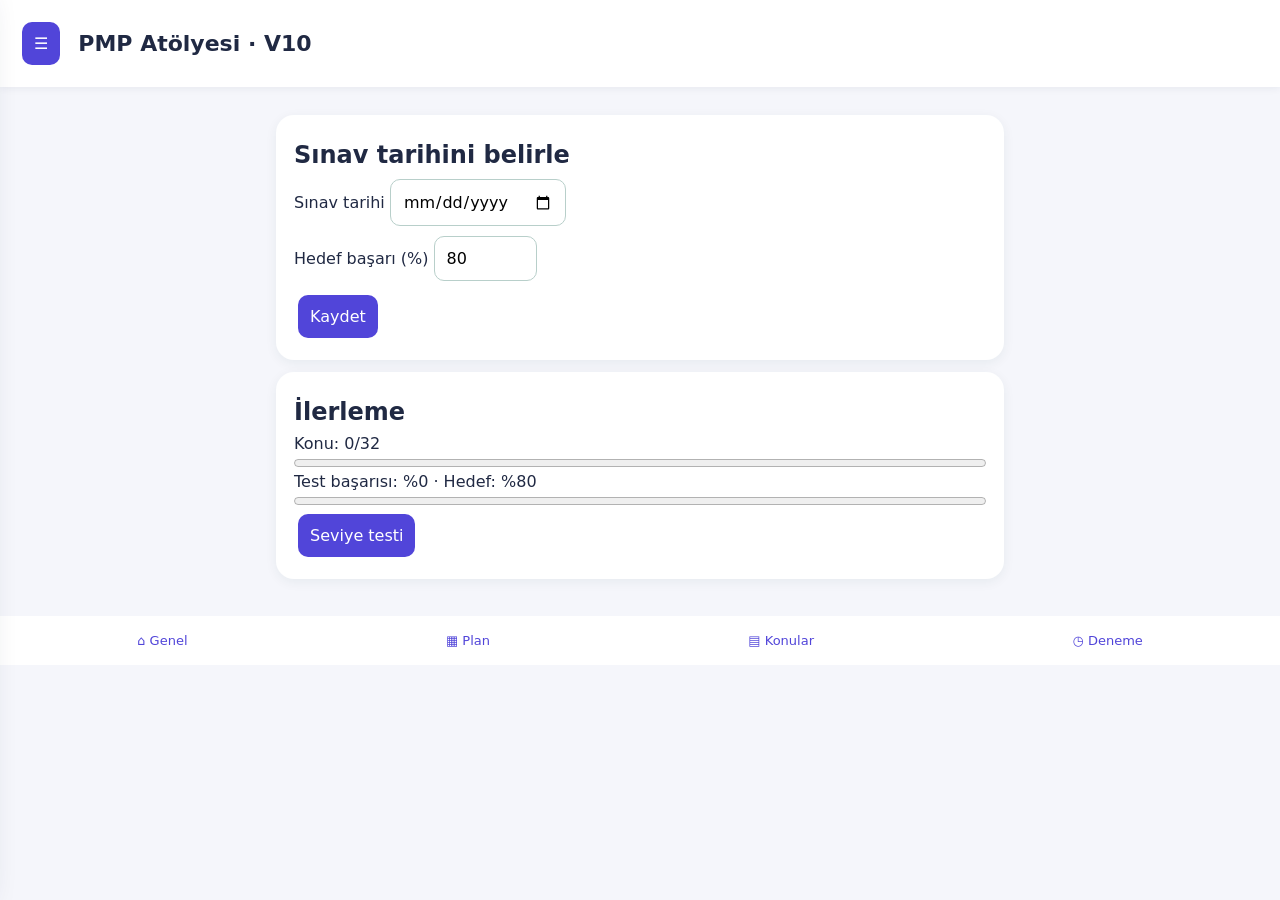
<file: pmp/index.html>
<!doctype html><html lang="tr"><meta charset="utf-8"><meta name="viewport" content="width=device-width,initial-scale=1"><meta name="theme-color" content="#173b46"><meta name="apple-mobile-web-app-capable" content="yes"><link rel="manifest" href="manifest.json"><title>PMP Atölyesi</title><style>*{box-sizing:border-box}body{margin:0;background:#edf4f2;color:#173b46;font:16px system-ui}header{background:#173b46;color:white;padding:24px}main{max-width:760px;margin:auto;padding:16px}section,article{background:white;border-radius:18px;padding:18px;margin:12px 0;box-shadow:0 3px 12px #173b4610}button,input,select{font:inherit;padding:12px;border-radius:10px;border:1px solid #b8cfca}button{background:#176b60;color:white;border:0;cursor:pointer;margin:4px}nav{display:flex;flex-wrap:wrap}nav button{flex:1}h1,h2,h3{margin:8px 0}small{color:#52716d}progress{width:100%;accent-color:#176b60}label{display:block;margin:10px 0}.option{display:block;width:100%;text-align:left;background:#e8f3ef;color:#173b46}.wrong{color:#a32d25}.right{color:#176b60}body{background:#f5f6fb;color:#202943}header{background:#fff;color:#202943;display:flex;align-items:center;gap:14px;padding:18px;position:sticky;top:0;z-index:5;box-shadow:0 1px 8px #20294312}header small{display:none}header h1{font-size:22px}button{background:#5145d9}button:disabled{opacity:.4;cursor:default}#nav{display:none}#drawer{position:fixed;inset:0 auto 0 0;width:min(82vw,330px);background:white;z-index:20;padding:22px 14px;overflow:auto;transform:translateX(-105%);transition:transform .2s;box-shadow:0 0 30px #20294330}#drawer.open{transform:translateX(0)}#shade{display:none;position:fixed;inset:0;background:#20294377;z-index:19}#shade.open{display:block}.menuitem{display:flex;align-items:center;gap:14px;width:100%;background:white;color:#66718c;text-align:left;margin:3px 0;padding:15px;font-weight:600}.menuitem:focus,.menuitem:hover{background:#eeecff;color:#5145d9}.menuitem span{font-size:23px;width:27px;text-align:center}.goalbox{background:#f3f0ff;padding:20px;border-radius:18px;color:#5145d9;margin-top:20px}#bottom{position:sticky;bottom:0;background:white;display:flex;justify-content:space-around;padding:8px;z-index:4}#bottom button{background:white;color:#5145d9;font-size:13px;margin:0;padding:9px}main{padding-bottom:25px}.option{background:#efeffa;color:#202943}progress{accent-color:#5145d9}.qkind{display:inline-block;padding:7px;border-radius:8px;background:#f3f0ff;color:#5145d9;font-size:12px;font-weight:bold}.visualscroll{overflow-x:auto;margin:12px 0;border:1px solid #dde0ea;border-radius:12px;padding:8px;background:#fff}.visualscroll table{border-collapse:collapse;width:100%;font-size:14px}.visualscroll td,.visualscroll th{padding:8px;border:1px solid #dfe1ea;text-align:left}.visualscroll th{background:#f0effa}.chartsvg{display:block;width:100%;min-width:300px;max-width:620px}.legend{display:flex;gap:14px;flex-wrap:wrap;padding:4px;font-size:13px}.chips{display:flex;flex-wrap:wrap;gap:5px}.chip{background:#eeecff;color:#362bb5;border:1px solid #aaa2ef;cursor:grab;text-align:left}.chip.chosen{background:#5145d9;color:white}.matchrow{display:grid;grid-template-columns:1fr 1.4fr auto;gap:6px;align-items:center;margin:8px 0}.dropzone{background:#f5f4ff;color:#37326c;border:2px dashed #aaa2ef;min-height:48px;text-align:left}.casebox{background:#f7f6fd;box-shadow:none;line-height:1.65}@media(max-width:430px){.matchrow{grid-template-columns:1fr auto}.matchrow b{grid-column:1/-1}.visualscroll table{font-size:12px}.visualscroll td,.visualscroll th{padding:5px}}</style><header><button aria-label="Menüyü aç" onclick="drawer(true)">☰</button><small style="color:#bce6d9">KİŞİSEL SINAV HAZIRLIĞI</small><h1>PMP Atölyesi · V10</h1></header><div id="shade" onclick="drawer(false)"></div><aside id="drawer"></aside><main><nav id="nav"></nav><div id="view"></div></main><div id="bottom"><button onclick="go(0)">⌂ Genel</button><button onclick="go(1)">▦ Plan</button><button onclick="go(2)">▤ Konular</button><button onclick="go(6)">◷ Deneme</button></div><script>
const D=[["Risk ve sorun","Risk belirsiz bir olaydır; gerçekleştiğinde sorun kaydına alınır. Risk sahibi, yanıt ve tetikleyiciler belirlenir.","Bir risk gerçekleşti. İlk uygun işlem?","Sorunu kaydet ve yanıt planını değerlendir","Risk kaydını sil","Projeyi durdur","Sponsorun çözmesini bekle"],["Değişiklik yönetimi","Geleneksel projede temel çizgiyi etkileyen değişiklik için etki analizi ve yetkili onayı gerekir. Çevikte ürün iş listesi önceliklendirilir.","Müşteri kapsamı genişletmek istiyor. Geleneksel projede ne yaparsın?","Talebi kaydet ve etkisini analiz et","Hemen uygula","Talebi reddet","Ekibi değiştir"],["Çevik yaklaşım","Ürün sahibi değeri ve ürün iş listesini yönetir. Ekip işi organize eder. Scrum Master engellerin kaldırılmasını kolaylaştırır.","Sprint sırasında ekip bir engelle karşılaştı. Scrum Master ne yapmalı?","Engelin kaldırılmasını kolaylaştırmalı","Ekibe görev atamalı","Sprinti otomatik iptal etmeli","Ürün iş listesini tek başına değiştirmeli"],["Çatışma yönetimi","İş birliği ve problem çözme kalıcı çözümler üretir. Önce tarafları dinle ve kök nedeni anla.","İki ekip üyesi teknik çözümde anlaşamıyor. İlk adım?","Tarafları dinleyip ortak çözüm aramak","Birini ekipten çıkarmak","Sponsora şikayet etmek","Çatışmayı yok saymak"],["Paydaş yönetimi","Paydaşları belirle, güç ve ilgilerini analiz et, katılım stratejisini güncelle.","Yeni güçlü bir paydaş projeye katıldı. Ne yapmalısın?","Beklentilerini analiz edip katılım planını güncelle","Tüm raporları otomatik gönder","Kapsamı hemen değiştir","Proje kapanışını bekle"],["Kazanılmış değer","EV kazanılmış değer, PV planlanan değer, AC gerçekleşen maliyet. CPI=EV/AC, SPI=EV/PV. 1 altı olumsuzdur.","EV=80, AC=100, PV=90. CPI nedir?","0,8","1,25","0,9","1,125"],["Kalite","Kalite yönetimi süreçleri iyileştirir; kalite kontrol çıktıları inceler. Kök neden analizi tekrarları önler.","Aynı hata sürekli oluşuyor. Ne yapmalısın?","Kök neden analizi yap","Her hatayı gizle","Kontrolü kaldır","Teslimatı koşulsuz kabul et"],["Tedarik","Sabit fiyat sözleşmesinde maliyet aşımı riski genellikle satıcıda daha fazladır. Sözleşme değişiklikleri yetkili süreçle yürütülür.","Satıcı sözleşme dışı ek ücret istiyor. İlk adım?","Sözleşme şartlarını incele","Hemen ödeme yap","Sözleşmeyi feshet","Talebi yok say"],["İş değeri","Proje çıktısı ile iş sonucu farklıdır. Fayda gerçekleşmesi ve stratejik uyum izlenir.","Projenin beklenen faydası azaldı. Ne yapmalısın?","İş gerekçesini ve faydaları paydaşlarla değerlendir","Sırf plan var diye devam et","Tüm ekibi değiştir","Raporlamayı durdur"],["Zaman yönetimi","Kritik yol proje süresini belirleyen en uzun süreli bağımlılık yoludur. Crashing kaynak ekler, fast tracking işleri örtüştürür.","Bağımlı işleri kısmen paralel yürütmek hangi tekniktir?","Fast tracking","Crashing","Tesviye","Monte Carlo"],["Retrospektif","Sprint retrospektifi çalışma biçimini iyileştirir. Sprint review ürün çıktısını ve geri bildirimi ele alır.","Ekip çalışma sürecini iyileştirmek istiyor. Hangi etkinlik?","Retrospektif","Sprint review","Daily Scrum","Proje başlatma"],["Yönetişim ve etik","Mevzuat, güvenlik ve etik ihlalleri uygun kanallarla ele alınır. Bilgiler doğru raporlanır.","Yönetici olumsuz proje verisini gizlemeni istiyor. Ne yaparsın?","Doğru raporla ve uygun etik süreci izle","Veriyi değiştir","Raporu sil","Talebi kabul et"],["Yapay zekâ ve sürdürülebilirlik","AI çıktıları doğrulanmalı, gizlilik ve önyargı riskleri yönetilmelidir. Sürdürülebilirlik kararlarında uzun vadeli etkiler değerlendirilir.","AI aracı gizli müşteri verisi istiyor. Ne yaparsın?","Veri politikalarını ve güvenlik risklerini değerlendir","Veriyi doğrudan yükle","Çıktıyı doğrulamadan kullan","Gizlilik kurallarını kaldır"],["Hibrit yönetim","Öngörücü ve çevik uygulamalar proje ihtiyacına göre birleştirilir. Yönetişim ve ekip geri bildirimleri birlikte yönetilir.","Donanım kapsamı sabit, yazılım ihtiyaçları değişken. Uygun yaklaşım?","Hibrit","Her durumda şelale","Planlamasız çalışma","Her durumda Scrum"],["Risk yönetimi","Risk henüz gerçekleşmemiş, belirsiz bir olaydır; olumlu (fırsat) veya olumsuz (tehdit) olabilir. Risk yönetimi planı yöntemleri belirler; risk kaydı tekil riskleri, sahiplerini, tetikleyicilerini ve yanıtlarını içerir. Nitel analiz olasılık ve etkiye göre önceliklendirir; nicel analiz sayısal etkileri tahmin eder. Tehdit yanıtları kaçınma, azaltma, transfer, kabul ve eskalasyondur. Fırsat yanıtları yararlanma, geliştirme, paylaşma, kabul ve eskalasyondur. Artık risk yanıt sonrasında kalan, ikincil risk ise yanıtın doğurduğu yeni risktir. Belirlenmiş riskler için beklenmedik durum rezervi, bilinmeyen belirsizlikler için yönetim rezervi kullanılabilir.","Bir risk yanıtı yeni bir güvenlik açığı doğurdu. Bu nedir?","İkincil risk","Artık risk","Sorun rezervi","Fırsat"],["Risk yönetimi","Risk henüz gerçekleşmemiş, belirsiz bir olaydır; olumlu (fırsat) veya olumsuz (tehdit) olabilir. Risk yönetimi planı yöntemleri belirler; risk kaydı tekil riskleri, sahiplerini, tetikleyicilerini ve yanıtlarını içerir. Nitel analiz olasılık ve etkiye göre önceliklendirir; nicel analiz sayısal etkileri tahmin eder. Tehdit yanıtları kaçınma, azaltma, transfer, kabul ve eskalasyondur. Fırsat yanıtları yararlanma, geliştirme, paylaşma, kabul ve eskalasyondur. Artık risk yanıt sonrasında kalan, ikincil risk ise yanıtın doğurduğu yeni risktir. Belirlenmiş riskler için beklenmedik durum rezervi, bilinmeyen belirsizlikler için yönetim rezervi kullanılabilir.","Bir tehdidin mali etkisini sigorta şirketine aktarmak?","Transfer","Kaçınma","Azaltma","Kabul"],["Değişiklik ve kapsam","Proje başlatma belgesi projeyi yetkilendirir; kapsam temel çizgisi kapsam bildirimi, iş kırılım yapısı (WBS) ve WBS sözlüğünden oluşur. Gereksinim izlenebilirlik matrisi ihtiyaçları teslimat ve testlerle ilişkilendirir. Öngörücü projede değişiklik talebi kaydedilir, zaman/maliyet/kapsam/kalite/risk etkileri analiz edilir, yetkili merci karar verir; onay sonrası plan ve temel çizgiler güncellenir. Çevikte yeni ihtiyaç ürün iş listesine alınır ve ürün sahibi önceliklendirir. Kapsam doğrulama müşteri kabulü, kalite kontrol teknik uygunlukla ilgilidir.","Müşteri teknik olarak doğrulanmış teslimatı resmi olarak kabul ediyor. Hangi süreç?","Kapsam doğrulama","Kalite kontrol","Risk analizi","Kaynak dengeleme"],["Değişiklik ve kapsam","Proje başlatma belgesi projeyi yetkilendirir; kapsam temel çizgisi kapsam bildirimi, iş kırılım yapısı (WBS) ve WBS sözlüğünden oluşur. Gereksinim izlenebilirlik matrisi ihtiyaçları teslimat ve testlerle ilişkilendirir. Öngörücü projede değişiklik talebi kaydedilir, zaman/maliyet/kapsam/kalite/risk etkileri analiz edilir, yetkili merci karar verir; onay sonrası plan ve temel çizgiler güncellenir. Çevikte yeni ihtiyaç ürün iş listesine alınır ve ürün sahibi önceliklendirir. Kapsam doğrulama müşteri kabulü, kalite kontrol teknik uygunlukla ilgilidir.","Onaylı kapsam dışına ekip kendi isteğiyle özellik ekliyor. Bu nedir?","Altın kaplama","Kapsam doğrulama","Kritik yol","Fayda analizi"],["Çevik ve Scrum","Çevik yaklaşım belirsiz gereksinimlerde kısa geri bildirim döngüleriyle değer üretir. Scrum ürün sahibi (Product Owner) ürün değerini ve backlog yönetimini üstlenir; geliştiriciler sprint planını oluşturur ve işi kendileri yönetir; Scrum Master etkinliği destekler ve engellerin kaldırılmasını kolaylaştırır. Sprint Planning hedef ve plan, Daily Scrum geliştiricilerin ilerlemeyi uyarlaması, Review ürün ve paydaş geri bildirimi, Retrospective süreç iyileştirmesidir. Definition of Done ortak kalite ölçütüdür. Kanban akışı görselleştirir, devam eden işi (WIP) sınırlar. Hız (velocity) ekip içi tahmin aracıdır, ekipler arası performans sıralaması değildir.","Ürün iş listesinin sırasından kim hesap verebilir?","Ürün sahibi","Scrum Master","Sponsor","Tedarikçi"],["Çevik ve Scrum","Çevik yaklaşım belirsiz gereksinimlerde kısa geri bildirim döngüleriyle değer üretir. Scrum ürün sahibi (Product Owner) ürün değerini ve backlog yönetimini üstlenir; geliştiriciler sprint planını oluşturur ve işi kendileri yönetir; Scrum Master etkinliği destekler ve engellerin kaldırılmasını kolaylaştırır. Sprint Planning hedef ve plan, Daily Scrum geliştiricilerin ilerlemeyi uyarlaması, Review ürün ve paydaş geri bildirimi, Retrospective süreç iyileştirmesidir. Definition of Done ortak kalite ölçütüdür. Kanban akışı görselleştirir, devam eden işi (WIP) sınırlar. Hız (velocity) ekip içi tahmin aracıdır, ekipler arası performans sıralaması değildir.","Kanban ekibinde çok fazla yarım iş var. Ne yapılmalı?","WIP sınırlarıyla akışı iyileştir","Yeni işleri artır","Tüm işleri eşzamanlı başlat","Hızı bireysel puanla ölç"],["Liderlik ve çatışma","Hizmetkâr liderlik ekibi güçlendirir, engelleri kaldırır ve karar almayı destekler. Çatışma yöntemleri iş birliği/problem çözme, uzlaşma, yumuşatma, zorlama ve geri çekilmedir. İş birliği çoğu kalıcı çözüm için uygundur; acil güvenlik durumunda doğrudan müdahale gerekebilir. Duygusal zekâ öz farkındalık, öz yönetim, empati ve ilişki yönetimini içerir. Ekip sözleşmesi çalışma normlarını belirler. Tuckman modeli oluşum, çatışma, normlaşma, performans ve dağılmadır.","Ekip üyesinin yeni teknoloji bilgisi eksik. İlk uygun yaklaşım?","Eğitim ve koçluk ihtiyacını değerlendir","Üyeyi hemen değiştir","Sorunu gizle","Görevleri iptal et"],["Paydaş ve iletişim","Paydaş kaydı kimleri, rollerini ve beklentilerini tanımlar. Güç/ilgi matrisi yüksek güç-yüksek ilgi grubunu yakından yönetmeyi; yüksek güç-düşük ilgi grubunu memnun tutmayı önerir. Katılım değerlendirme matrisi mevcut ve istenen katılımı karşılaştırır. İletişim planı kime, ne zaman, hangi kanaldan, hangi bilgilerin iletileceğini tanımlar. Etkileşimli iletişim toplantı, push e-posta, pull bilgi deposudur. İletişim kanalı sayısı n(n-1)/2.","8 kişilik ekipte potansiyel iletişim kanalı sayısı?","28","16","56","8"],["Maliyet ve EVM","PV planlanan işin bütçelenmiş değeri; EV tamamlanan işin bütçelenmiş değeri; AC gerçekleşen maliyettir. CV=EV−AC, SV=EV−PV; negatif değer olumsuzdur. CPI=EV/AC, SPI=EV/PV; 1 altı olumsuzdur. BAC toplam bütçe, EAC tamamlanma tahmini, ETC kalan maliyet, VAC=BAC−EAC. Mevcut maliyet performansı sürecekse EAC=BAC/CPI; geçmiş sapma tek seferlikse EAC=AC+(BAC−EV).","EV=120, PV=150, AC=100. SPI nedir?","0,8","1,2","1,5","0,67"],["Maliyet ve EVM","PV planlanan işin bütçelenmiş değeri; EV tamamlanan işin bütçelenmiş değeri; AC gerçekleşen maliyettir. CV=EV−AC, SV=EV−PV; negatif değer olumsuzdur. CPI=EV/AC, SPI=EV/PV; 1 altı olumsuzdur. BAC toplam bütçe, EAC tamamlanma tahmini, ETC kalan maliyet, VAC=BAC−EAC. Mevcut maliyet performansı sürecekse EAC=BAC/CPI; geçmiş sapma tek seferlikse EAC=AC+(BAC−EV).","BAC=500, CPI=0,8 ve performans sürecek. EAC?","625","400","500","125"],["Kalite yönetimi","Kalite planlama standartları ve ölçütleri belirler. Kalite yönetimi süreçlerin uygunluğunu ve iyileştirilmesini, kalite kontrol teslimatların ölçüm ve testini ele alır. Pareto öncelikli hata kategorilerini, Ishikawa olası nedenleri, kontrol grafiği süreç kararlılığını gösterir. Kontrol limitleri süreç davranışını, spesifikasyon limitleri müşteri gereksinimlerini temsil eder. Önleme maliyeti ve değerlendirme maliyeti uygunluk maliyetidir; iç/dış hata maliyetleri uygunsuzluk maliyetidir.","En fazla hata oluşturan kategorileri önceliklendirmek için?","Pareto grafiği","Gantt grafiği","Paydaş matrisi","WBS"],["Tedarik ve sözleşmeler","Yap veya satın al analizi iç kaynak ve dış kaynak seçeneklerini karşılaştırır. Sabit fiyat sözleşmesinde kapsam net olmalıdır; maliyet artışı riski genellikle satıcıdadır. Maliyet geri ödemeli sözleşmede alıcının maliyet riski daha yüksektir. Zaman ve malzeme sözleşmesinde birim fiyatlar belirlenir fakat toplam iş belirsiz olabilir. Tedarik kontrolü performans, değişiklik, hak talepleri ve sözleşme şartlarını izler.","Kapsam net ve fiyat sabit. Maliyet aşımı riski genellikle kimde?","Satıcı","Alıcı","Scrum Master","Müşteri temsilcisi"],["İş değeri ve faydalar","İş gerekçesi yatırımın nedenini ve ekonomik/stratejik değerini açıklar. Fayda yönetimi planı beklenen faydaları, ölçütleri, zamanlamayı ve sahipleri tanımlar. Çıktı üretilen ürün, sonuç kullanımın yarattığı değişim, fayda ölçülebilir değerdir. MVP varsayımları en az uygulanabilir ürünle test eder. Değer teslimatı sadece proje sonunda değil, yaşam döngüsü boyunca izlenebilir.","Ürün teslim edildi ama beklenen tasarruf sağlanmadı. Ne incelenmeli?","Fayda gerçekleşmesi","Sadece teslim tarihi","Sadece ekip büyüklüğü","Sadece sözleşme numarası"],["Takvim ve kaynak","Kritik yol en uzun süreli bağımlılık yoludur ve en erken proje bitişini belirler. Toplam bolluk bir faaliyetin proje bitişini geciktirmeden kayabileceği süredir. FS bitiş-başlangıç, SS başlangıç-başlangıç, FF bitiş-bitiş, SF başlangıç-bitiştir. Crashing ek kaynakla süreyi kısaltır ve maliyeti artırabilir; fast tracking işleri örtüştürür ve yeniden iş riskini artırır. Kaynak dengeleme kritik yolu değiştirebilir. PERT=(iyimser+4×en olası+kötümser)/6.","İyimser 4, en olası 7, kötümser 16. PERT tahmini?","8","9","7","12"],["Takvim ve kaynak","Kritik yol en uzun süreli bağımlılık yoludur ve en erken proje bitişini belirler. Toplam bolluk bir faaliyetin proje bitişini geciktirmeden kayabileceği süredir. FS bitiş-başlangıç, SS başlangıç-başlangıç, FF bitiş-bitiş, SF başlangıç-bitiştir. Crashing ek kaynakla süreyi kısaltır ve maliyeti artırabilir; fast tracking işleri örtüştürür ve yeniden iş riskini artırır. Kaynak dengeleme kritik yolu değiştirebilir. PERT=(iyimser+4×en olası+kötümser)/6.","Kritik faaliyete ek kaynak eklenerek süre azaltılıyor. Nedir?","Crashing","Fast tracking","Risk transferi","Kapsam doğrulama"],["Öğrenme ve retrospektif","Öğrenilen dersler proje boyunca kaydedilir; yalnızca kapanışta hazırlanmaz. Retrospektif ekip çalışma biçimini inceler, uygulanabilir iyileştirme aksiyonları üretir. Review ürün artımını paydaşlarla inceler. Bilgi yönetiminde açık bilgi dokümante edilebilir; örtük bilgi deneyim ve etkileşimle aktarılır. Kapanışta kabul, devir, arşiv, sözleşme kapanışı ve kaynakların serbest bırakılması ele alınır.","Paydaşlar ürün artımını inceliyor. Hangi etkinlik?","Sprint review","Retrospektif","Daily Scrum","Sprint planning"],["Yönetişim, etik ve uyum","Yönetişim karar yetkilerini, hesap verebilirliği ve kontrol mekanizmalarını tanımlar. Uyum gereksinimleri belirlenmeli, izlenmeli ve kanıtlanmalıdır. PMI etik ilkeleri sorumluluk, saygı, adalet ve dürüstlüktür. Çıkar çatışmaları açıklanır; yanlış raporlama kabul edilmez. Güvenlik veya mevzuat ihlali varsa zarar önlenir ve yetkili kanallara uygun bildirim yapılır.","Tedarikçi seçiminde kişisel çıkar ilişkisi fark edildi. Ne yapılmalı?","Çıkar çatışmasını açıklayıp uygun süreci izle","Gizle","Teklifi otomatik onayla","Belgeleri sil"],["AI ve sürdürülebilirlik","Yapay zekâ tahmin, özetleme ve risk tespitini destekleyebilir; karar sorumluluğu insanda kalır. Veri gizliliği, güvenlik, doğruluk, önyargı ve izlenebilirlik değerlendirilmelidir. Sürdürülebilirlik çevresel, sosyal ve ekonomik etkileri yaşam döngüsü boyunca ele alır. Alternatifler yalnızca kısa vadeli maliyetle değil uzun vadeli değer ve riskle değerlendirilir.","AI tahmini proje kararını etkileyecek. Önce ne yapılmalı?","Veri ve tahmini doğrula","Otomatik uygula","Uzmanları dışla","Kaynakları sil"],["Hibrit ve yaklaşım seçimi","Öngörücü yaklaşım kapsam ve gereksinimler istikrarlı olduğunda ayrıntılı ön planlama sağlar. Çevik yaklaşım değişken ihtiyaçlarda kısa geri bildirim ve artımlı değer sağlar. Yinelemeli yaklaşım çözümü tekrarlarla geliştirir; artımlı yaklaşım parçalar halinde teslim eder. Hibrit yaklaşım farklı bileşenlerde uygun yöntemleri birleştirir. Tailoring proje bağlamına göre süreç ve uygulamaları uyarlamaktır.","Süreçleri projenin karmaşıklığına göre uyarlamak?","Tailoring","Crashing","Transfer","Gold plating"]];const L=[["Risk yönetimi","Risk henüz gerçekleşmemiş, belirsiz bir olaydır; olumlu (fırsat) veya olumsuz (tehdit) olabilir. Risk yönetimi planı yöntemleri belirler; risk kaydı tekil riskleri, sahiplerini, tetikleyicilerini ve yanıtlarını içerir. Nitel analiz olasılık ve etkiye göre önceliklendirir; nicel analiz sayısal etkileri tahmin eder. Tehdit yanıtları kaçınma, azaltma, transfer, kabul ve eskalasyondur. Fırsat yanıtları yararlanma, geliştirme, paylaşma, kabul ve eskalasyondur. Artık risk yanıt sonrasında kalan, ikincil risk ise yanıtın doğurduğu yeni risktir. Belirlenmiş riskler için beklenmedik durum rezervi, bilinmeyen belirsizlikler için yönetim rezervi kullanılabilir.","Bir entegrasyonun gecikme ihtimali risk kaydındadır. Gecikme gerçekleşince sorun kaydına alınır, önceden planlanan yanıt değerlendirilir, sorumlu ile aksiyon yürütülür ve etkiler izlenir.","Henüz olabilir → risk kaydı; gerçekleşti → sorun kaydı; olasılık/etki → nitel analiz; parasal dağılım → nicel analiz; sigorta → transfer; nedeni ortadan kaldırma → kaçınma.","Her riski sponsora taşımak, gerçekleşen riski yalnızca risk olarak izlemek, etkiyi değerlendirmeden temel çizgiyi değiştirmek."],["Değişiklik ve kapsam","Proje başlatma belgesi projeyi yetkilendirir; kapsam temel çizgisi kapsam bildirimi, iş kırılım yapısı (WBS) ve WBS sözlüğünden oluşur. Gereksinim izlenebilirlik matrisi ihtiyaçları teslimat ve testlerle ilişkilendirir. Öngörücü projede değişiklik talebi kaydedilir, zaman/maliyet/kapsam/kalite/risk etkileri analiz edilir, yetkili merci karar verir; onay sonrası plan ve temel çizgiler güncellenir. Çevikte yeni ihtiyaç ürün iş listesine alınır ve ürün sahibi önceliklendirir. Kapsam doğrulama müşteri kabulü, kalite kontrol teknik uygunlukla ilgilidir.","Müşteri onaylı ekrana yeni filtre ister. Önce ihtiyacı netleştir, etkiyi değerlendir, değişiklik sürecini uygula. Onaysız geliştirme kapsam kaymasına yol açabilir.","Onaylı temel çizgi → değişiklik kontrolü; müşteri kabulü → kapsam doğrulama; teknik test → kalite kontrol; izlenebilirlik → RTM.","Müşteri istedi diye hemen geliştirmek, tüm çevik değişiklikleri CCB'ye göndermek, altın kaplama yapmak."],["Çevik ve Scrum","Çevik yaklaşım belirsiz gereksinimlerde kısa geri bildirim döngüleriyle değer üretir. Scrum ürün sahibi (Product Owner) ürün değerini ve backlog yönetimini üstlenir; geliştiriciler sprint planını oluşturur ve işi kendileri yönetir; Scrum Master etkinliği destekler ve engellerin kaldırılmasını kolaylaştırır. Sprint Planning hedef ve plan, Daily Scrum geliştiricilerin ilerlemeyi uyarlaması, Review ürün ve paydaş geri bildirimi, Retrospective süreç iyileştirmesidir. Definition of Done ortak kalite ölçütüdür. Kanban akışı görselleştirir, devam eden işi (WIP) sınırlar. Hız (velocity) ekip içi tahmin aracıdır, ekipler arası performans sıralaması değildir.","Bir sprintte yeni istek gelirse ürün sahibi ile değerlendirilir; sprint hedefi korunur, kapsam geliştiricilerle müzakere edilebilir. Hedef geçersizleşirse sprinti iptal etme yetkisi ürün sahibindedir.","Ürün önceliği → PO; engel → Scrum Master; nasıl yapılacak → ekip; süreç iyileştirme → retrospektif; ürün geri bildirimi → review.","Daily Scrum'ı yöneticiye rapor toplantısı yapmak, ekibe görev dayatmak, hız metriklerini rekabet için kullanmak."],["Liderlik ve çatışma","Hizmetkâr liderlik ekibi güçlendirir, engelleri kaldırır ve karar almayı destekler. Çatışma yöntemleri iş birliği/problem çözme, uzlaşma, yumuşatma, zorlama ve geri çekilmedir. İş birliği çoğu kalıcı çözüm için uygundur; acil güvenlik durumunda doğrudan müdahale gerekebilir. Duygusal zekâ öz farkındalık, öz yönetim, empati ve ilişki yönetimini içerir. Ekip sözleşmesi çalışma normlarını belirler. Tuckman modeli oluşum, çatışma, normlaşma, performans ve dağılmadır.","İki uzman anlaşamıyor. Özel görüşme ve ortak oturumla nedenleri öğren, karar kriterlerini belirle, ekibin çözüm üretmesini destekle.","Çatışma → dinle ve kolaylaştır; beceri eksikliği → koçluk/eğitim; ekip normu → ekip sözleşmesi; yetki dışı engel → uygun eskalasyon.","İlk seçenek olarak işten çıkarma, sponsor eskalasyonu veya tek taraflı karar."],["Paydaş ve iletişim","Paydaş kaydı kimleri, rollerini ve beklentilerini tanımlar. Güç/ilgi matrisi yüksek güç-yüksek ilgi grubunu yakından yönetmeyi; yüksek güç-düşük ilgi grubunu memnun tutmayı önerir. Katılım değerlendirme matrisi mevcut ve istenen katılımı karşılaştırır. İletişim planı kime, ne zaman, hangi kanaldan, hangi bilgilerin iletileceğini tanımlar. Etkileşimli iletişim toplantı, push e-posta, pull bilgi deposudur. İletişim kanalı sayısı n(n-1)/2.","Yeni bir düzenleyici paydaş katıldığında beklentileri ve yetkisi analiz edilir; paydaş kaydı ve iletişim/katılım planları uyarlanır.","Direnç → nedenini öğren; yanlış anlaşılma → etkileşimli görüşme; çok sayıda kişi → iletişim kanalları formülü.","Herkese aynı raporu göndermek, paydaşları yalnızca başlangıçta değerlendirmek."],["Maliyet ve EVM","PV planlanan işin bütçelenmiş değeri; EV tamamlanan işin bütçelenmiş değeri; AC gerçekleşen maliyettir. CV=EV−AC, SV=EV−PV; negatif değer olumsuzdur. CPI=EV/AC, SPI=EV/PV; 1 altı olumsuzdur. BAC toplam bütçe, EAC tamamlanma tahmini, ETC kalan maliyet, VAC=BAC−EAC. Mevcut maliyet performansı sürecekse EAC=BAC/CPI; geçmiş sapma tek seferlikse EAC=AC+(BAC−EV).","BAC=1000, EV=400, AC=500, PV=450. CPI=0,8; SPI≈0,89; CV=−100; SV=−50. Mevcut maliyet performansı sürerse EAC=1250.","CPI düşük → bütçe aşımı; SPI düşük → takvim gerisi; EAC → toplam tahmin; ETC → kalan maliyet.","EV ile AC'yi ters bölmek, SV'yi doğrudan gün sayısı sanmak, her durumda aynı EAC formülünü kullanmak."],["Kalite yönetimi","Kalite planlama standartları ve ölçütleri belirler. Kalite yönetimi süreçlerin uygunluğunu ve iyileştirilmesini, kalite kontrol teslimatların ölçüm ve testini ele alır. Pareto öncelikli hata kategorilerini, Ishikawa olası nedenleri, kontrol grafiği süreç kararlılığını gösterir. Kontrol limitleri süreç davranışını, spesifikasyon limitleri müşteri gereksinimlerini temsil eder. Önleme maliyeti ve değerlendirme maliyeti uygunluk maliyetidir; iç/dış hata maliyetleri uygunsuzluk maliyetidir.","Aynı hata tekrar ediyorsa yalnızca düzeltme değil, 5 Neden veya balık kılçığıyla kök neden analizi yap ve süreci iyileştir.","Kök neden → Ishikawa/5 Neden; en sık hata → Pareto; süreç kararlılığı → kontrol grafiği; kabul → kapsam doğrulama.","Kaliteyi yalnızca final testine bırakmak, müşteri kabulü ile teknik doğrulamayı karıştırmak."],["Tedarik ve sözleşmeler","Yap veya satın al analizi iç kaynak ve dış kaynak seçeneklerini karşılaştırır. Sabit fiyat sözleşmesinde kapsam net olmalıdır; maliyet artışı riski genellikle satıcıdadır. Maliyet geri ödemeli sözleşmede alıcının maliyet riski daha yüksektir. Zaman ve malzeme sözleşmesinde birim fiyatlar belirlenir fakat toplam iş belirsiz olabilir. Tedarik kontrolü performans, değişiklik, hak talepleri ve sözleşme şartlarını izler.","Satıcı ek ücret istediğinde önce sözleşme ve değişiklik hükümlerini incele, gerekirse yetkili satın alma/hukuk ekibiyle değerlendir.","Net kapsam → sabit fiyat; belirsiz araştırma → maliyet geri ödemeli değerlendir; birim ücret → zaman ve malzeme.","Sözleşme dışı talebi sözlü onaylamak, proje yöneticisinin her sözleşme kararına yetkili olduğunu varsaymak."],["İş değeri ve faydalar","İş gerekçesi yatırımın nedenini ve ekonomik/stratejik değerini açıklar. Fayda yönetimi planı beklenen faydaları, ölçütleri, zamanlamayı ve sahipleri tanımlar. Çıktı üretilen ürün, sonuç kullanımın yarattığı değişim, fayda ölçülebilir değerdir. MVP varsayımları en az uygulanabilir ürünle test eder. Değer teslimatı sadece proje sonunda değil, yaşam döngüsü boyunca izlenebilir.","Yeni uygulama teslim edildi ancak kullanım düşük. Teslimatın tamamlanması tek başına faydanın gerçekleştiği anlamına gelmez; benimsenme ve iş sonuçları ölçülmelidir.","Stratejik uyum bozuldu → iş gerekçesini değerlendir; erken öğrenme → MVP; fayda sahibi → operasyon/iş birimi.","Bütçede biten her projeyi otomatik başarılı saymak."],["Takvim ve kaynak","Kritik yol en uzun süreli bağımlılık yoludur ve en erken proje bitişini belirler. Toplam bolluk bir faaliyetin proje bitişini geciktirmeden kayabileceği süredir. FS bitiş-başlangıç, SS başlangıç-başlangıç, FF bitiş-bitiş, SF başlangıç-bitiştir. Crashing ek kaynakla süreyi kısaltır ve maliyeti artırabilir; fast tracking işleri örtüştürür ve yeniden iş riskini artırır. Kaynak dengeleme kritik yolu değiştirebilir. PERT=(iyimser+4×en olası+kötümser)/6.","İki yol A-B=8 gün, C-D=11 gün ise kritik yol C-D'dir. Kritik olmayan işi kısaltmak proje bitişini değiştirmeyebilir.","Ek kaynak → crashing; paralelleştirme → fast tracking; üç nokta ağırlıklı tahmin → PERT.","En çok faaliyet içeren yolu kritik sanmak; kaynak dengelemenin süreyi asla değiştirmediğini düşünmek."],["Öğrenme ve retrospektif","Öğrenilen dersler proje boyunca kaydedilir; yalnızca kapanışta hazırlanmaz. Retrospektif ekip çalışma biçimini inceler, uygulanabilir iyileştirme aksiyonları üretir. Review ürün artımını paydaşlarla inceler. Bilgi yönetiminde açık bilgi dokümante edilebilir; örtük bilgi deneyim ve etkileşimle aktarılır. Kapanışta kabul, devir, arşiv, sözleşme kapanışı ve kaynakların serbest bırakılması ele alınır.","Her sprintte test darboğazı yaşanıyor. Retrospektifte nedenleri tartış, küçük bir iyileştirme deneyi seç, sonraki sprintte etkisini ölç.","Süreç → retro; ürün → review; deneyim aktarımı → mentorluk; kapanış → resmi devir ve arşiv.","Retrospektifi suçlama toplantısına dönüştürmek veya dersleri sadece sona bırakmak."],["Yönetişim, etik ve uyum","Yönetişim karar yetkilerini, hesap verebilirliği ve kontrol mekanizmalarını tanımlar. Uyum gereksinimleri belirlenmeli, izlenmeli ve kanıtlanmalıdır. PMI etik ilkeleri sorumluluk, saygı, adalet ve dürüstlüktür. Çıkar çatışmaları açıklanır; yanlış raporlama kabul edilmez. Güvenlik veya mevzuat ihlali varsa zarar önlenir ve yetkili kanallara uygun bildirim yapılır.","Yönetici gecikmeyi gizlemeni isterse gerçek veriyi raporla, uygun etik ve yönetişim sürecini izle.","Yetki dışı karar → eskalasyon; mevzuat ihlali → uygun bildirim ve düzeltme; çıkar çatışması → açıklama.","Her durumda önce uzun analiz yapmak; acil güvenlik tehdidinde gecikmek; etik ihlali örtbas etmek."],["AI ve sürdürülebilirlik","Yapay zekâ tahmin, özetleme ve risk tespitini destekleyebilir; karar sorumluluğu insanda kalır. Veri gizliliği, güvenlik, doğruluk, önyargı ve izlenebilirlik değerlendirilmelidir. Sürdürülebilirlik çevresel, sosyal ve ekonomik etkileri yaşam döngüsü boyunca ele alır. Alternatifler yalnızca kısa vadeli maliyetle değil uzun vadeli değer ve riskle değerlendirilir.","AI risk raporu oluşturduğunda kaynak verileri doğrula, hassas verinin işlenmesine izin olup olmadığını kontrol et, uzman değerlendirmesiyle sonuçları kullan.","AI önerisi → insan doğrulaması; hassas veri → politika ve yetki; sürdürülebilirlik → yaşam döngüsü etkisi.","AI çıktısını otomatik gerçek kabul etmek veya sürdürülebilirliği yalnızca çevre maliyetine indirgemek."],["Hibrit ve yaklaşım seçimi","Öngörücü yaklaşım kapsam ve gereksinimler istikrarlı olduğunda ayrıntılı ön planlama sağlar. Çevik yaklaşım değişken ihtiyaçlarda kısa geri bildirim ve artımlı değer sağlar. Yinelemeli yaklaşım çözümü tekrarlarla geliştirir; artımlı yaklaşım parçalar halinde teslim eder. Hibrit yaklaşım farklı bileşenlerde uygun yöntemleri birleştirir. Tailoring proje bağlamına göre süreç ve uygulamaları uyarlamaktır.","Donanım tedariki sabit şartlara bağlı, yazılım ihtiyaçları değişken ise donanım için öngörücü, yazılım için çevik uygulamalar seçilebilir; ortak bağımlılıklar ve yönetişim planlanır.","Belirsizlik yüksek → çevik değerlendir; sabit düzenleyici teslimatlar → öngörücü değerlendir; karma koşullar → hibrit; bağlama uyarlama → tailoring.","Her projeye aynı yöntemi zorlamak veya çevikte planlama olmadığını sanmak."],["Proje başlatma ve entegrasyon","Proje başlatma belgesi (charter) sponsor tarafından yetkilendirilir ve proje yöneticisine kaynak kullanma yetkisi verir. İş gerekçesi yatırımın nedenini açıklar; proje yönetim planı ise işin nasıl yürütüleceğini tanımlar. Temel çizgiler onaylanmış kapsam, takvim ve maliyet referanslarıdır. Proje yöneticisi bağımlılıkları ve değişikliklerin bütünsel etkisini yönetir. İş performans verisi ham ölçüm, bilgi analiz edilmiş veri, rapor karar vericilere sunulan bilgidir.","Sponsor proje başlamadan ayrıntılı iş planı istiyor. Önce yetkilendirme ve üst düzey hedefler netleştirilir, ardından ekip ile plan geliştirilir.","Yetkilendirme → charter; yatırım gerekçesi → business case; yürütme yöntemi → yönetim planı; ham ölçüm → veri.","Charter ile ayrıntılı planı karıştırma; proje yöneticisinin kendi projesini yetkilendirdiğini varsayma."],["Gereksinim ve WBS","Gereksinimler görüşme, atölye, gözlem, prototip ve anketlerle toplanabilir. Gereksinim izlenebilirlik matrisi iş ihtiyacını teslimat ve kabul testine bağlar. WBS teslimat odaklı hiyerarşik ayrıştırmadır; iş paketi en alt yönetilebilir seviyedir. WBS sözlüğü iş paketlerinin açıklama, kabul ölçütü ve sorumluluklarını içerir. Kapsam temel çizgisi kapsam bildirimi, WBS ve sözlükten oluşur. Ürün kapsamı ürün özellikleri, proje kapsamı bu ürünü üretmek için yapılan iştir.","Müşteri bir gereksinimin neden geliştirildiğini sorguluyor. İzlenebilirlik matrisinden iş hedefi ve kabul kriteri bulunur.","Teslimat ayrıştırma → WBS; gereksinim-test bağı → RTM; iş paketi ayrıntısı → sözlük.","WBS'yi kronolojik görev takvimi sanma; onaysız özellik ekleme."],["Kaynak yönetimi ve RACI","Kaynak yönetim planı fiziksel ve insan kaynaklarının nasıl edinileceğini ve yönetileceğini belirler. RACI: Responsible işi yapan, Accountable sonuçtan hesap veren, Consulted görüşü alınan, Informed bilgilendirilen. Her iş için tek hesap veren belirlemek belirsizliği azaltır. Kaynak histogramı zaman içindeki kaynak ihtiyacını gösterir. Kaynak dengeleme kaynak kısıtına göre takvimi değiştirebilir; kaynak düzeltme mevcut bolluk içinde kalır. Ekip geliştirme eğitim, güven ve iş birliğini destekler.","Bir iş iki yönetici tarafından onaylanıyor ve gecikiyor. RACI ile tek hesap veren ve karar sınırları belirlenir.","Rol belirsizliği → RACI; kaynak çakışması → dengeleme; beceri açığı → eğitim.","Responsible ve Accountable aynı kavram değildir."],["Çevik tahmin ve ürün planlama","User story kullanıcı, ihtiyaç ve değeri ifade eder; kabul kriterleri belirli hikâyenin koşullarıdır, Definition of Done tüm artımlar için kalite standardıdır. Story point göreli karmaşıklık ve belirsizlik ölçüsüdür. Planning poker ekip tahminini kolaylaştırır. Velocity geçmişte tamamlanan iş miktarıdır. Burndown kalan işi, burnup tamamlanan işi ve toplam kapsamı gösterir. MVP öğrenme amacıyla minimum uygulanabilir üründür. MoSCoW Must, Should, Could, Won't önceliklerini kullanır.","Ekip sprint başına 20 puan tamamlıyor, backlog 100 puan. Kaba tahmin 5 sprinttir; değişkenlik ve yeni kapsam nedeniyle kesin taahhüt değildir.","Kalan iş → burndown; kapsam artışı → burnup; göreli tahmin → story point; öncelik → ürün sahibi.","Story point'i doğrudan saate çevirme; velocity ile kişileri sıralama."],["Risk hesapları ve karar ağacı","Beklenen parasal değer (EMV) olasılık × parasal etkidir. Tehdit negatif, fırsat pozitif değer alabilir. Karar ağacı alternatiflerin olasılıklı sonuçlarını karşılaştırır. Monte Carlo simülasyonu çok sayıda olası sonuç üzerinden maliyet veya süre dağılımı üretir. Duyarlılık analizi sonucu en çok etkileyen değişkenleri belirler; tornado grafiği kullanılabilir. Risk iştahı kabul edilmeye istekli risk düzeyi, eşik ise aksiyon gerektiren sınırdır.","%30 olasılıkla 100.000 TL kayıp ve %20 olasılıkla 50.000 TL kazanç varsa toplam EMV −30.000+10.000=−20.000 TL. Bu kesin zarar değildir.","Olasılık × etki → EMV; dağılım → Monte Carlo; en etkili değişken → duyarlılık.","EMV'yi gerçekleşecek kesin tutar sanma."],["Maliyet tahmini ve rezervler","Analog tahmin benzer geçmiş projeye, parametrik tahmin birim oranlara, aşağıdan yukarı tahmin ayrıntılı iş paketlerine dayanır. Maliyet temel çizgisi beklenmedik durum rezervini içerir, yönetim rezervini içermez. Proje bütçesi temel çizgi ve yönetim rezervinden oluşur. TCPI kalan işin hedef bütçeye göre gerektirdiği maliyet performansıdır: (BAC−EV)/(BAC−AC). EAC−AC kalan tahmini maliyettir.","BAC 1000, EV 400, AC 500 ise TCPI=600/500=1,2. Kalan işte daha iyi maliyet verimliliği gerekir.","Benzer proje → analog; birim fiyat → parametrik; ayrıntılı paket → bottom-up; bilinmeyen belirsizlik → yönetim rezervi.","Rezervleri birbirine karıştırma; TCPI yüksekliğini mevcut iyi performans sanma."],["İletişim, değişim ve direnç","İletişim yönetimi bilgi ihtiyacına göre kanal ve sıklığı belirler. Aktif dinleme, geri bildirim ve ortak anlayış önemlidir. Organizasyonel değişim teknik teslimatın ötesinde benimsenme gerektirir; etkilenen gruplar, değişim temsilcileri, eğitim, destek ve kullanım ölçütleri planlanır. Direnç bilgi eksikliği, iş yükü veya güven kaygısından kaynaklanabilir. Önce nedeni belirlemek, ardından uygun müdahale seçmek gerekir.","Yeni uygulama çalışanlar tarafından kullanılmıyor. Kullanıcı görüşmeleriyle engelleri belirle, eğitim ve süreç düzenlemesi yap, benimsenmeyi ölç.","Benimsenme → değişim yönetimi; yanlış anlaşılma → etkileşimli iletişim; direnç → neden analizi.","Sadece e-posta göndermeyi değişim yönetimi sanma."],["Kalite araçları ve kabul","Histogram dağılımı, saçılım grafiği iki değişken arasındaki ilişkiyi, akış şeması süreç adımlarını, kontrol listesi gerekli kontrolleri gösterir. Kontrol grafiği zaman içinde süreç davranışını izler. Denetim süreç uygunluğunu değerlendirir. Kalite kontrol doğrulanmış teslimat üretir; kapsam doğrulama kabul edilmiş teslimat üretir. Önleme hatanın oluşmasını engeller, değerlendirme hatayı tespit eder.","Üretim hatası müşteriye ulaşmadan bulunursa iç hata maliyeti; müşteriye ulaştıktan sonra garanti onarımı dış hata maliyetidir.","Dağılım → histogram; ilişki → scatter; süreç adımı → flowchart; resmi kabul → validate scope.","Korelasyonu nedensellik sanma; denetim ile müşteri kabulünü karıştırma."],["Sözleşme türleri ve kapanış","FFP sabit toplam fiyat, FPIF teşvikli sabit fiyat, FPEPA ekonomik fiyat ayarlamalı sabit fiyattır. CPFF maliyet artı sabit ücret, CPIF teşvikli ücret, CPAF ödül ücretidir. T&M zaman ve malzeme bazlıdır; üst limit ve kontrol mekanizması yararlı olabilir. Teklif değerlendirmesinde fiyat yanında teknik uygunluk, risk ve kapasite incelenir. Sözleşme kapanışında teslimat kabulü, hak talepleri, ödemeler ve kayıtlar kontrol edilir.","Uzun süreli sözleşmede enflasyon belirsizliği yüksekse ekonomik fiyat ayarlama maddesi değerlendirilebilir.","Ekonomik fiyat ayarı → FPEPA; maliyet artı sabit ücret → CPFF; saatlik ücret → T&M.","Sözleşme türünü yalnızca en düşük fiyata göre seçme."],["İş ortamı ve yönetişim ayrıntıları","İş ortamı iç ve dış koşulları kapsar: mevzuat, pazar, teknoloji, kurum kültürü, strateji. EEF kurumsal çevresel faktörler, OPA organizasyonel süreç varlıklarıdır. Şablonlar ve geçmiş dersler OPA; mevzuat, kültür ve pazar EEF örneğidir. Fayda ölçütleri teslimat sonrası da izlenebilir. Yönetişim karar yetkilerini, eskalasyon yollarını ve kontrol noktalarını belirler. Uyum gereksinimleri değiştiğinde etki değerlendirilir ve gerekli aksiyon yetkili süreçle alınır.","Yeni veri koruma düzenlemesi yayınlandı. Uyum uzmanıyla kapsam ve risk etkisini belirle, değişiklikleri yönet ve kanıtları sakla.","Şablon → OPA; mevzuat → EEF; yatırım değeri → business case; karar yetkisi → governance.","Yasal zorunluluğu isteğe bağlı kapsam değişikliği sanma."],["PMP soru çözme stratejisi","Önce soru kökünü oku: ilk, sonraki, en iyi, önlemek için veya ne yapmalı ifadeleri farklı karar aşamalarını sorar. Yaklaşımı belirle: öngörücü, çevik veya hibrit. Olayın gerçekleşip gerçekleşmediğini, yetkiyi ve aciliyeti ayırt et. Normal durumda bilgi topla, kök nedeni ve etkiyi değerlendir, ekiple çözüm üret, yetkili süreçleri izle. Acil güvenlik ve etik durumlarda koruyucu müdahale geciktirilmez. Eskalasyon yetki dışı veya çözülemeyen konularda uygundur.","Müşteri değişiklik istiyor: öngörücü projede etki analizi ve onay; çevikte ürün sahibiyle önceliklendirme. Aynı kelime farklı bağlamda farklı cevap verir.","İlk → mevcut durumu değerlendir; önlemek → proaktif plan; gerçekleşti → sorun yönetimi; yetki dışı → eskalasyon.","Her soruda otomatik olarak önce analiz veya asla eskalasyon kuralı uygulama."],["Ortak vizyon ve başarı ölçütleri","Vizyon işin hangi sonucu ve değeri yaratacağını açıklar. Sponsor, müşteri ve ekip başarıyı farklı tanımlayabilir; ortak hedef, ölçülebilir sonuç ve karar kriterleri üzerinde uzlaşılır. Vizyon yeni bilgiyle güncellenir; çıktı ve sonuç aynı değildir.","Hasar ekranı teslimi çıktı, işlem süresinin azalması sonuçtur.","Farklı başarı beklentileri varsa önce ortak vizyon ve ölçütleri netleştir.","Sadece tarih, kapsam veya bütçeyi proje başarısı saymak."],["Bilgi aktarımı ve ekip öğrenmesi","Kritik bilgi belirlenir, dokümante edilir, eşli çalışma ve uygulama ile aktarılır. Açık bilgi dokümanlarla, örtük bilgi deneyim ve mentorlukla paylaşılır. Aktarım başarısı alıcının işi bağımsız yapabilmesiyle doğrulanır.","Ayrılacak uzman kritik entegrasyonu yeni üye ile birlikte çalışır; yeni üye işlemi tek başına tekrarlar.","Uzman ayrılıyor veya operasyon hazır değilse aktarım ve yeterlilik kontrolü düşün.","Sadece e-posta veya katılım listesiyle aktarımı tamamlanmış saymak."],["Paydaş beklentileri ve müşteri memnuniyeti","Paydaş kaydı, güç/ilgi/etki analizi ve katılım yaklaşımı güncellenir. Kabul ölçütleri ile memnuniyet farklı olabilir. Geri bildirim döngüsü oluştur, farklı bilgi ihtiyaçlarına göre iletişimi uyarla.","Kabul edilen ekran iş yükünü artırıyorsa gerçek iş sonucunu müşteriyle değerlendir.","Yeni paydaş, direnç veya memnuniyetsizlikte önce ihtiyacı ve nedenleri anlamak.","Sadece rapor sıklığını artırmak ya da tüm talepleri onaysız kabul etmek."],["Proje durumu, ölçümler ve kayıtlar","Ölçütler hedefe uygun seçilir. EVM öngörücü maliyet/takvim ölçümü; çevikte çevrim süresi, throughput, WIP, burnup ve değer ölçütleri önemlidir. Artefaktlar sürüm kontrollü ve yetkili erişime açık tutulur.","Burnup toplam kapsam çizgisi hızla yükselirken biten iş aynı hızda artıyorsa sürüm riski vardır.","Ölçütler çelişiyorsa veri, varsayım ve bağlamı doğrula.","Ekipler arasında story point hızını performans sıralaması yapmak için kullanmak."],["Kapanış ve operasyonel devir","Resmi kabul, kapanış kriterleri, sözleşme/mali kapanış, kaynakların serbest bırakılması, derslerin aktarımı ve operasyonel hazırlık kontrol edilir. İptal edilen proje de kontrollü kapanır. Fayda sahibi ve izleme sorumluluğu proje sonrası devredilir.","Sistem kabul edilmiş ancak destek ekibi hazırlıksızsa devir kriterleri tamamlanır.","Kabul edildi ama operasyon hazır değil: hazırlığı ve sorumluluğu doğrula.","Teknik teslimatı tek başına kapanış saymak."],["Organizasyonel değişim ve dış iş ortamı","Kültür, benimseme ve etkilenen gruplar incelenir. Piyasa, mevzuat, teknoloji ve jeopolitik değişimler kapsam, risk, fayda ve backlog'u etkileyebilir. İş gerekçesi yeniden değerlendirilir; stratejik karar yetkili yönetişimle alınır.","Yeni mevzuat ürün tesliminden sonra yürürlüğe girecekse yaşam döngüsü ve geçiş etkisi incelenir.","Dış değişim veya dirençte etkiyi değerlendir, ilgili paydaşlarla uygun aksiyonu belirle.","Mevcut planı her durumda korumak veya kapsamı tek taraflı değiştirmek."],["Engeller, sorunlar ve sürekli iyileştirme","Risk belirsizdir, sorun gerçekleşmiş olaydır. Engeller önceliklendirilir, sorumlular ve eskalasyon eşikleri belirlenir. Retrospektif ve öğrenilen dersler ile kök nedenler ele alınır; iyileştirme deneyleri ölçülür.","Dış onay her sprintte gecikiyorsa geçici çözümün yanında sistemik nedeni ele al.","Gerçekleşen riskte sorun kaydı ve yanıt; tekrarlayan engelde kök neden.","Her sorunu doğrudan sponsora devretmek ya da sadece kayıt tutmak."]];let S=JSON.parse(localStorage.getItem('pmp-v1')||'{}');S.done??=[];S.answers??={};S.daily??={};S.goal??=80;const save=()=>localStorage.setItem('pmp-v1',JSON.stringify(S));const v=document.querySelector('#view');const today=()=>new Date().toLocaleDateString('sv-SE');const days=()=>S.date?Math.max(0,Math.round((new Date(S.date+'T00:00:00')-new Date(today()+'T00:00:00'))/86400000)):null;let tab=0;const tabs=['Ana sayfa','Takvim','Konular','Hap bilgiler','Test','Yanlışlar'];document.querySelector('#nav').innerHTML=tabs.map((t,i)=>'<button onclick="show('+i+')">'+t+'</button>').join('');function stats(){let a=[...Object.values(S.answers),...Object.values(S.bankAnswers||{})];return a.length?Math.round(a.filter(Boolean).length/a.length*100):0}function show(i){clearInterval(timer);tab=i;let n=days();if(i===0){v.innerHTML='<section><h2>'+(n===null?'Sınav tarihini belirle':n+' gün kaldı')+'</h2><label>Sınav tarihi <input type="date" id="date"></label><label>Hedef başarı (%) <input type="number" min="1" max="100" id="goal"></label><button onclick="settings()">Kaydet</button></section><section><h2>İlerleme</h2>Konu: '+S.done.length+'/'+L.length+'<progress max="'+L.length+'" value="'+S.done.length+'"></progress>Test başarısı: %'+stats()+' · Hedef: %'+S.goal+'<progress max="100" value="'+stats()+'"></progress><button onclick="start(false,10)">Seviye testi</button></section>';document.querySelector('#date').value=S.date||'';document.querySelector('#goal').value=S.goal;}if(i===1){let count=Math.min(365,Math.max(1,n??14)),base=new Date(today()+'T12:00:00');v.innerHTML='<h2>Çalışma takvimi</h2>'+Array.from({length:count},(_,j)=>{let d=new Date(base);d.setDate(d.getDate()+j);let key=d.toLocaleDateString('sv-SE'),idx=j%L.length;return '<article><b>'+d.toLocaleDateString('tr-TR')+'</b><p>'+L[idx][0]+' · 10 dk tekrar · soru çözümü</p><label><input type="checkbox" '+(S.daily[key]?'checked':'')+' onchange="S.daily[\''+key+'\']=this.checked;save()"> Gün tamamlandı</label><button onclick="lesson('+idx+')">Konuya git</button></article>'}).join('')}if(i===2)v.innerHTML='<h2>PMP 2026 Konu Kampı</h2>'+[['İnsan ve ekip · %33',[25,3,4,16,26,27]],['Süreç · %41',[13,14,1,15,8,9,17,5,19,6,21,7,22,28,29]],['İş ortamı · %26',[11,12,23,0,18,10,20,30,31]],['Sınav pratiği',[2,24]]].map(([name,ids])=>'<section><h3>'+name+'</h3>'+ids.map(j=>'<article><b>'+L[j][0]+'</b> '+(S.done.includes(j)?'✓':'')+'<button onclick="lesson('+j+')">Çalış</button></article>').join('')+'</section>').join('');if(i===3)v.innerHTML='<h2>Hap bilgiler</h2>'+L.map(d=>'<article><b>'+d[0]+'</b><details><summary>Bilgiyi göster</summary><p>'+d[3]+'</p><p><b>Çeldiriciler:</b> '+d[4]+'</p></details></article>').join('');if(i===4)v.innerHTML='<section><h2>Soru bankası</h2><p>'+BANK.length+' açıklamalı soru</p><button onclick="bankPractice(10)">10 soru</button><button onclick="bankPractice(30)">30 soru</button><button onclick="bankPractice(60)">60 soru</button><button onclick="bankPractice(BANK.length)">Tüm sorular</button></section>';if(i===5)v.innerHTML='<section><h2>Yanlışlarım</h2><p>'+Object.values(S.answers).filter(x=>!x).length+' önceki test · '+Object.values(S.bankAnswers||{}).filter(x=>!x).length+' yeni banka sorusu</p><button onclick="bankPractice(BANK.length,Object.keys(S.bankAnswers||{}).filter(i=>S.bankAnswers[i]===false).map(Number))">Soru bankası yanlışlarını çöz</button><button onclick="start(true,99)">Önceki test yanlışları</button></section>'}function settings(){S.date=document.querySelector('#date').value;S.goal=Math.max(1,Math.min(100,Number(document.querySelector('#goal').value)||80));save();show(0)}function lesson(j){let l=L[j];v.innerHTML='<article><h2>'+l[0]+'</h2><h3>Konu anlatımı</h3><p>'+l[1]+'</p><h3>Uygulamalı örnek</h3><p>'+l[2]+'</p><h3>Sınavda bu ifadeyi görürsen</h3><p>'+l[3]+'</p><h3>Sık yapılan hatalar</h3><p>'+l[4]+'</p><button onclick="topicTest('+j+')">Konu testi</button><button onclick="if(!S.done.includes('+j+'))S.done.push('+j+');save();show(2)">Tamamlandı</button><button onclick="show(2)">Geri</button></article>'}function topicTest(j){let terms=TOPICMAP[j]||[],ids=BANK.map((q,i)=>terms.some(t=>q.topic.toLocaleLowerCase('tr').includes(t.toLocaleLowerCase('tr')))?i:-1).filter(i=>i>=0);if(!ids.length)ids=BANK.map((_,i)=>i);bankPractice(12,ids)}let Q=[],pos=0,correct=0,locked=false;function shuffle(a){for(let i=a.length-1;i>0;i--){let j=Math.floor(Math.random()*(i+1));[a[i],a[j]]=[a[j],a[i]]}return a}function start(w,n){Q=shuffle(D.map((_,i)=>i).filter(i=>!w||S.answers[i]===false)).slice(0,n);pos=0;correct=0;question()}function question(){locked=false;if(pos>=Q.length){v.innerHTML='<section><h2>'+(Q.length?'Test tamamlandı':'Tekrar edilecek soru yok')+'</h2><p>'+correct+'/'+Q.length+' doğru</p><button onclick="show(0)">Ana sayfa</button></section>';return}let d=D[Q[pos]];v.innerHTML='<section><small>Soru '+(pos+1)+' / '+Q.length+'</small><h3>'+d[2]+'</h3>'+shuffle([3,4,5,6]).map(k=>'<button class="option" onclick="answer('+k+')">'+d[k]+'</button>').join('')+'<div id="feedback"></div></section>'}function answer(k){if(locked)return;locked=true;let ok=k===3;S.answers[Q[pos]]=ok;correct+=Number(ok);save();document.querySelector('#feedback').innerHTML='<p class="'+(ok?'right':'wrong')+'">'+(ok?'Doğru!':'Doğru cevap: '+D[Q[pos]][3])+'</p><p>'+D[Q[pos]][1]+'</p><button onclick="pos++;question()">Devam</button>'}const BANK=[{"domain":"İnsan","topic":"Ekip çatışması","q":"Bir sigorta şirketinin dijital dönüşüm projesinde: İki ekip üyesi çözüm konusunda anlaşamıyor ve ilerleme yavaşlıyor. Proje yöneticisinin en uygun yaklaşımı nedir?","opts":["Tarafları dinleyip ortak karar kriterleri belirlemek","Bir tarafın önerisini hemen zorunlu kılmak","Her anlaşmazlığı sponsora devretmek","Konuyu performans değerlendirmesine kadar bekletmek"],"ex":"Tarafları dinleyip ortak karar kriterleri belirlemek. Bu yaklaşım ekip çatışması açısından sorunun nedenini veya etkisini ele alır; diğer seçenekler gerekli değerlendirme ya da yetki sürecini atlar."},{"domain":"İnsan","topic":"Koçluk","q":"Bir sigorta şirketinin dijital dönüşüm projesinde: Ekip üyesi yeni teknolojide zorlanıyor ancak öğrenmeye istekli. Proje yöneticisinin en uygun yaklaşımı nedir?","opts":["İhtiyacı belirleyip koçluk ve eşli çalışma sağlamak","Görevi kalıcı olarak elinden almak","Hedefi tek taraflı düşürmek","Üyeyi değiştirmek"],"ex":"İhtiyacı belirleyip koçluk ve eşli çalışma sağlamak. Bu yaklaşım koçluk açısından sorunun nedenini veya etkisini ele alır; diğer seçenekler gerekli değerlendirme ya da yetki sürecini atlar."},{"domain":"İnsan","topic":"Paydaş katılımı","q":"Bir sigorta şirketinin dijital dönüşüm projesinde: Etkili bir paydaş yeni çözüme direniyor ve gerekçesi bilinmiyor. Proje yöneticisinin en uygun yaklaşımı nedir?","opts":["Paydaşla görüşüp kaygılarını ve beklentilerini anlamak","Paydaşı iletişim listesinden çıkarmak","Tüm taleplerini doğrudan kabul etmek","Sadece sponsora raporlamak"],"ex":"Paydaşla görüşüp kaygılarını ve beklentilerini anlamak. Bu yaklaşım paydaş katılımı açısından sorunun nedenini veya etkisini ele alır; diğer seçenekler gerekli değerlendirme ya da yetki sürecini atlar."},{"domain":"İnsan","topic":"Sanal ekip","q":"Bir sigorta şirketinin dijital dönüşüm projesinde: Farklı saat dilimlerindeki ekipler kararları kaçırıyor. Proje yöneticisinin en uygun yaklaşımı nedir?","opts":["Ekiple ortak iletişim normları ve erişilebilir karar kaydı oluşturmak","Herkesi aynı saat diliminde çalışmaya zorlamak","Toplantı sayısını iki katına çıkarmak","İletişimi yalnızca yöneticilerle sınırlamak"],"ex":"Ekiple ortak iletişim normları ve erişilebilir karar kaydı oluşturmak. Bu yaklaşım sanal ekip açısından sorunun nedenini veya etkisini ele alır; diğer seçenekler gerekli değerlendirme ya da yetki sürecini atlar."},{"domain":"İnsan","topic":"Yetkilendirme","q":"Bir sigorta şirketinin dijital dönüşüm projesinde: Çevik ekip her küçük teknik kararda yönetici onayı bekliyor. Proje yöneticisinin en uygun yaklaşımı nedir?","opts":["Karar sınırlarını netleştirip ekibin özerkliğini desteklemek","Tüm kararları proje yöneticisine vermek","Sprint hedeflerini kaldırmak","Onay sürecine yeni bir komite eklemek"],"ex":"Karar sınırlarını netleştirip ekibin özerkliğini desteklemek. Bu yaklaşım yetkilendirme açısından sorunun nedenini veya etkisini ele alır; diğer seçenekler gerekli değerlendirme ya da yetki sürecini atlar."},{"domain":"İnsan","topic":"Müzakere","q":"Bir sigorta şirketinin dijital dönüşüm projesinde: İki birim aynı uzmana aynı hafta ihtiyaç duyuyor. Proje yöneticisinin en uygun yaklaşımı nedir?","opts":["Öncelikleri ve bağımlılıkları birlikte değerlendirip uzlaşmak","Uzmanı ilk isteyen birime vermek","Her iki planı olduğu gibi bırakmak","Uzmanın tek başına karar vermesini istemek"],"ex":"Öncelikleri ve bağımlılıkları birlikte değerlendirip uzlaşmak. Bu yaklaşım müzakere açısından sorunun nedenini veya etkisini ele alır; diğer seçenekler gerekli değerlendirme ya da yetki sürecini atlar."},{"domain":"İş ortamı","topic":"Retrospektif","q":"Bir sigorta şirketinin dijital dönüşüm projesinde: Ekip her iterasyonda aynı iletişim sorununu yaşıyor. Proje yöneticisinin en uygun yaklaşımı nedir?","opts":["Retrospektifte kök nedeni ve ölçülebilir iyileştirme aksiyonunu belirlemek","Sprint review toplantısını kaldırmak","Sorunu bireysel başarısızlık olarak duyurmak","Bir sonraki proje kapanışını beklemek"],"ex":"Retrospektifte kök nedeni ve ölçülebilir iyileştirme aksiyonunu belirlemek. Bu yaklaşım retrospektif açısından sorunun nedenini veya etkisini ele alır; diğer seçenekler gerekli değerlendirme ya da yetki sürecini atlar."},{"domain":"İnsan","topic":"Performans","q":"Bir sigorta şirketinin dijital dönüşüm projesinde: Yeni ekipte görev ve sorumluluklar belirsiz. Proje yöneticisinin en uygun yaklaşımı nedir?","opts":["Ekiple roller ve çalışma anlaşmasını netleştirmek","Herkese aynı görevi vermek","Sadece günlük rapor istemek","Ekibi yeniden kurmak"],"ex":"Ekiple roller ve çalışma anlaşmasını netleştirmek. Bu yaklaşım performans açısından sorunun nedenini veya etkisini ele alır; diğer seçenekler gerekli değerlendirme ya da yetki sürecini atlar."},{"domain":"İş ortamı","topic":"Engeller","q":"Bir sigorta şirketinin dijital dönüşüm projesinde: Çevik takımın ilerlemesi başka bir birimin erişim onayına bağlı. Proje yöneticisinin en uygun yaklaşımı nedir?","opts":["Engelin kaldırılması için ilgili birimle koordinasyon sağlamak","Ekibe fazla mesai emretmek","Engeli ürün artımından gizlemek","Sprint hedefini habersiz değiştirmek"],"ex":"Engelin kaldırılması için ilgili birimle koordinasyon sağlamak. Bu yaklaşım engeller açısından sorunun nedenini veya etkisini ele alır; diğer seçenekler gerekli değerlendirme ya da yetki sürecini atlar."},{"domain":"İnsan","topic":"Bilgi aktarımı","q":"Bir sigorta şirketinin dijital dönüşüm projesinde: Kritik bilgi tek bir uzmanda ve uzman ayrılacak. Proje yöneticisinin en uygun yaklaşımı nedir?","opts":["Bilgi aktarımı, eşli çalışma ve dokümantasyon planlamak","Yalnızca kapanış raporuna not düşmek","Uzmanın ayrılmasını engellemeye çalışmak","Bilgiyi tahmin ederek ilerlemek"],"ex":"Bilgi aktarımı, eşli çalışma ve dokümantasyon planlamak. Bu yaklaşım bilgi aktarımı açısından sorunun nedenini veya etkisini ele alır; diğer seçenekler gerekli değerlendirme ya da yetki sürecini atlar."},{"domain":"İş ortamı","topic":"Değişiklik kontrolü","q":"Bir sigorta şirketinin dijital dönüşüm projesinde: Öngörücü projede onaylı kapsamı değiştirecek bir talep geldi. Proje yöneticisinin en uygun yaklaşımı nedir?","opts":["Talebi kaydedip etkisini değerlendirerek yetkili onaya sunmak","Onay beklemeden uygulamak","Talebi otomatik reddetmek","Temel çizgiyi hemen güncellemek"],"ex":"Talebi kaydedip etkisini değerlendirerek yetkili onaya sunmak. Bu yaklaşım değişiklik kontrolü açısından sorunun nedenini veya etkisini ele alır; diğer seçenekler gerekli değerlendirme ya da yetki sürecini atlar."},{"domain":"İş ortamı","topic":"Risk","q":"Bir sigorta şirketinin dijital dönüşüm projesinde: Risk kaydındaki gecikme ihtimali gerçekleşti. Proje yöneticisinin en uygun yaklaşımı nedir?","opts":["Sorun kaydını güncelleyip uygun risk yanıtını uygulamak","Yalnızca olasılık puanını artırmak","Risk sahibini kaldırmak","Kapanışa kadar beklemek"],"ex":"Sorun kaydını güncelleyip uygun risk yanıtını uygulamak. Bu yaklaşım risk açısından sorunun nedenini veya etkisini ele alır; diğer seçenekler gerekli değerlendirme ya da yetki sürecini atlar."},{"domain":"Süreç","topic":"Kalite","q":"Bir sigorta şirketinin dijital dönüşüm projesinde: Aynı hata birden fazla teslimatta tekrarlanıyor. Proje yöneticisinin en uygun yaklaşımı nedir?","opts":["Kök neden analizi yapıp süreç iyileştirmesi belirlemek","Yalnızca son hatayı düzeltmek","Kabul ölçütlerini düşürmek","Testleri azaltmak"],"ex":"Kök neden analizi yapıp süreç iyileştirmesi belirlemek. Bu yaklaşım kalite açısından sorunun nedenini veya etkisini ele alır; diğer seçenekler gerekli değerlendirme ya da yetki sürecini atlar."},{"domain":"Süreç","topic":"Kapsam","q":"Bir sigorta şirketinin dijital dönüşüm projesinde: Teknik testleri tamamlanan teslimat müşteri onayını bekliyor. Proje yöneticisinin en uygun yaklaşımı nedir?","opts":["Kapsam doğrulama ile resmi kabul almak","Yeni kapsam temel çizgisi oluşturmak","Nitel risk analizi yapmak","Satıcı seçimini tekrarlamak"],"ex":"Kapsam doğrulama ile resmi kabul almak. Bu yaklaşım kapsam açısından sorunun nedenini veya etkisini ele alır; diğer seçenekler gerekli değerlendirme ya da yetki sürecini atlar."},{"domain":"Süreç","topic":"Takvim","q":"Bir sigorta şirketinin dijital dönüşüm projesinde: Kritik yol üzerindeki işler gecikiyor ve ek bütçe mevcut. Proje yöneticisinin en uygun yaklaşımı nedir?","opts":["Ek kaynakla sıkıştırmanın maliyet ve riskini değerlendirmek","Kritik olmayan işleri rastgele hızlandırmak","Kritik yolu silmek","Onaysız tarih değiştirmek"],"ex":"Ek kaynakla sıkıştırmanın maliyet ve riskini değerlendirmek. Bu yaklaşım takvim açısından sorunun nedenini veya etkisini ele alır; diğer seçenekler gerekli değerlendirme ya da yetki sürecini atlar."},{"domain":"Süreç","topic":"Çevik planlama","q":"Bir sigorta şirketinin dijital dönüşüm projesinde: Yeni gereksinim mevcut sprint hedefini etkilemeden sonraki sürüme alınabilir. Proje yöneticisinin en uygun yaklaşımı nedir?","opts":["Ürün sahibiyle iş listesinde önceliklendirmek","Ekibe hemen yeni görev dayatmak","Sprinti iptal etmek","Gereksinimi kaydetmemek"],"ex":"Ürün sahibiyle iş listesinde önceliklendirmek. Bu yaklaşım çevik planlama açısından sorunun nedenini veya etkisini ele alır; diğer seçenekler gerekli değerlendirme ya da yetki sürecini atlar."},{"domain":"Süreç","topic":"Tedarik","q":"Bir sigorta şirketinin dijital dönüşüm projesinde: Satıcı sözleşmede tanımlanmayan ek ücret talep ediyor. Proje yöneticisinin en uygun yaklaşımı nedir?","opts":["Sözleşme ve değişiklik hükümlerini incelemek","Ödemeyi hemen onaylamak","Sözleşmeyi doğrudan feshetmek","Talebi kayıtsız bırakmak"],"ex":"Sözleşme ve değişiklik hükümlerini incelemek. Bu yaklaşım tedarik açısından sorunun nedenini veya etkisini ele alır; diğer seçenekler gerekli değerlendirme ya da yetki sürecini atlar."},{"domain":"Süreç","topic":"Tahmin","q":"Bir sigorta şirketinin dijital dönüşüm projesinde: Geçmiş veriler sınırlı ve faaliyet süresi belirsiz. Proje yöneticisinin en uygun yaklaşımı nedir?","opts":["Uzman görüşüyle üç nokta tahmini kullanmak","En iyimser değeri kesin süre kabul etmek","Tüm faaliyetlere aynı süre vermek","Tahmini tamamen kaldırmak"],"ex":"Uzman görüşüyle üç nokta tahmini kullanmak. Bu yaklaşım tahmin açısından sorunun nedenini veya etkisini ele alır; diğer seçenekler gerekli değerlendirme ya da yetki sürecini atlar."},{"domain":"Süreç","topic":"Bağımlılık","q":"Bir sigorta şirketinin dijital dönüşüm projesinde: İki takımın teslimatları birbirine bağlı ve entegrasyon gecikiyor. Proje yöneticisinin en uygun yaklaşımı nedir?","opts":["Bağımlılıkları görünür kılıp ortak entegrasyon planı oluşturmak","Takımları ayrı raporlamaya zorlamak","Entegrasyonu kapanışa bırakmak","Bağımlılıkları plan dışı tutmak"],"ex":"Bağımlılıkları görünür kılıp ortak entegrasyon planı oluşturmak. Bu yaklaşım bağımlılık açısından sorunun nedenini veya etkisini ele alır; diğer seçenekler gerekli değerlendirme ya da yetki sürecini atlar."},{"domain":"Süreç","topic":"Kapanış","q":"Bir sigorta şirketinin dijital dönüşüm projesinde: Teslimat kabul edildi ancak operasyon ekibi hazır değil. Proje yöneticisinin en uygun yaklaşımı nedir?","opts":["Devir, eğitim ve destek hazırlığını tamamlamak","Projeyi hemen kapatmak","Kabulü geçersiz saymak","Tüm dokümanları silmek"],"ex":"Devir, eğitim ve destek hazırlığını tamamlamak. Bu yaklaşım kapanış açısından sorunun nedenini veya etkisini ele alır; diğer seçenekler gerekli değerlendirme ya da yetki sürecini atlar."},{"domain":"Süreç","topic":"Kanban","q":"Bir sigorta şirketinin dijital dönüşüm projesinde: Çok sayıda iş başlamış ancak az sayıda iş tamamlanıyor. Proje yöneticisinin en uygun yaklaşımı nedir?","opts":["Devam eden iş sınırlarını ve darboğazları değerlendirmek","Yeni işleri daha hızlı başlatmak","Akış ölçümlerini kaldırmak","Herkese ayrı öncelik listesi vermek"],"ex":"Devam eden iş sınırlarını ve darboğazları değerlendirmek. Bu yaklaşım kanban açısından sorunun nedenini veya etkisini ele alır; diğer seçenekler gerekli değerlendirme ya da yetki sürecini atlar."},{"domain":"Süreç","topic":"Hibrit","q":"Bir sigorta şirketinin dijital dönüşüm projesinde: Donanım gereksinimi sabit, yazılım ihtiyaçları değişken. Proje yöneticisinin en uygun yaklaşımı nedir?","opts":["Bileşenlere uygun yöntemleri ortak yönetişimle birleştirmek","Her bileşene aynı süreçleri zorlamak","Yazılım planlamasını kaldırmak","Donanım şartlarını her gün değiştirmek"],"ex":"Bileşenlere uygun yöntemleri ortak yönetişimle birleştirmek. Bu yaklaşım hibrit açısından sorunun nedenini veya etkisini ele alır; diğer seçenekler gerekli değerlendirme ya da yetki sürecini atlar."},{"domain":"Süreç","topic":"Fayda yönetimi","q":"Bir sigorta şirketinin dijital dönüşüm projesinde: Ürün zamanında teslim edildi fakat hedeflenen tasarruf gerçekleşmiyor. Proje yöneticisinin en uygun yaklaşımı nedir?","opts":["Fayda sahibiyle kullanım ve sonuç ölçütlerini değerlendirmek","Teslimatı tek başarı ölçütü saymak","Fayda hedefini habersiz silmek","Yalnızca harcamaları raporlamak"],"ex":"Fayda sahibiyle kullanım ve sonuç ölçütlerini değerlendirmek. Bu yaklaşım fayda yönetimi açısından sorunun nedenini veya etkisini ele alır; diğer seçenekler gerekli değerlendirme ya da yetki sürecini atlar."},{"domain":"İş ortamı","topic":"Mevzuat","q":"Bir sigorta şirketinin dijital dönüşüm projesinde: Yeni düzenleme ürünün zorunlu gereksinimlerini etkiliyor. Proje yöneticisinin en uygun yaklaşımı nedir?","opts":["Uyum uzmanlarıyla etkiyi değerlendirip gerekli değişiklikleri yönetmek","Mevcut planı korumak için düzenlemeyi yok saymak","Tüm projeyi analiz etmeden durdurmak","Düzenlemeyi sadece kapanışta incelemek"],"ex":"Uyum uzmanlarıyla etkiyi değerlendirip gerekli değişiklikleri yönetmek. Bu yaklaşım mevzuat açısından sorunun nedenini veya etkisini ele alır; diğer seçenekler gerekli değerlendirme ya da yetki sürecini atlar."},{"domain":"İş ortamı","topic":"Stratejik uyum","q":"Bir sigorta şirketinin dijital dönüşüm projesinde: Kurumsal strateji değişti ve projenin değeri belirsizleşti. Proje yöneticisinin en uygun yaklaşımı nedir?","opts":["İş gerekçesini sponsorla yeniden değerlendirmek","Geçmiş harcamalar nedeniyle koşulsuz devam etmek","Ekibin tek başına iptal kararı vermesi","Fayda ölçümünü kaldırmak"],"ex":"İş gerekçesini sponsorla yeniden değerlendirmek. Bu yaklaşım stratejik uyum açısından sorunun nedenini veya etkisini ele alır; diğer seçenekler gerekli değerlendirme ya da yetki sürecini atlar."},{"domain":"İş ortamı","topic":"Yapay zekâ","q":"Bir sigorta şirketinin dijital dönüşüm projesinde: AI aracının önerisi karar için kullanılacak ancak kaynakları belirsiz. Proje yöneticisinin en uygun yaklaşımı nedir?","opts":["Veri, doğruluk, önyargı ve güvenlik açısından doğrulamak","Öneriyi otomatik uygulamak","Uzman görüşünü kaldırmak","Hassas verileri izinsiz paylaşmak"],"ex":"Veri, doğruluk, önyargı ve güvenlik açısından doğrulamak. Bu yaklaşım yapay zekâ açısından sorunun nedenini veya etkisini ele alır; diğer seçenekler gerekli değerlendirme ya da yetki sürecini atlar."},{"domain":"İş ortamı","topic":"Sürdürülebilirlik","q":"Bir sigorta şirketinin dijital dönüşüm projesinde: Ucuz seçenek uzun vadede yüksek enerji tüketimi yaratıyor. Proje yöneticisinin en uygun yaklaşımı nedir?","opts":["Yaşam döngüsü maliyeti ve çevresel etkileri birlikte değerlendirmek","Yalnızca satın alma fiyatına bakmak","Enerji etkisini kapsam dışı saymak","Kararı tedarikçiye bırakmak"],"ex":"Yaşam döngüsü maliyeti ve çevresel etkileri birlikte değerlendirmek. Bu yaklaşım sürdürülebilirlik açısından sorunun nedenini veya etkisini ele alır; diğer seçenekler gerekli değerlendirme ya da yetki sürecini atlar."},{"domain":"İş ortamı","topic":"Etik","q":"Bir sigorta şirketinin dijital dönüşüm projesinde: Sponsor olumsuz performans verilerini gizlemeyi istiyor. Proje yöneticisinin en uygun yaklaşımı nedir?","opts":["Doğru raporlama yapıp uygun etik kanalları izlemek","Verileri değiştirmek","Raporu silmek","Sözlü talebi yeterli yetki saymak"],"ex":"Doğru raporlama yapıp uygun etik kanalları izlemek. Bu yaklaşım etik açısından sorunun nedenini veya etkisini ele alır; diğer seçenekler gerekli değerlendirme ya da yetki sürecini atlar."},{"domain":"İş ortamı","topic":"Organizasyonel değişim","q":"Bir sigorta şirketinin dijital dönüşüm projesinde: Yeni sistem kullanıma hazır fakat çalışanların benimsemesi düşük. Proje yöneticisinin en uygun yaklaşımı nedir?","opts":["Direnç nedenlerini inceleyip eğitim ve değişim desteği planlamak","Kullanıcıları suçlamak","Sadece teknik teslimi raporlamak","Geri bildirim toplamayı bırakmak"],"ex":"Direnç nedenlerini inceleyip eğitim ve değişim desteği planlamak. Bu yaklaşım organizasyonel değişim açısından sorunun nedenini veya etkisini ele alır; diğer seçenekler gerekli değerlendirme ya da yetki sürecini atlar."},{"domain":"İş ortamı","topic":"Yönetişim","q":"Bir sigorta şirketinin dijital dönüşüm projesinde: Talep edilen yatırım kararı proje yöneticisinin yetki sınırını aşıyor. Proje yöneticisinin en uygun yaklaşımı nedir?","opts":["Etki ve seçenekleri hazırlayıp yetkili karar organına taşımak","Kararı tek başına onaylamak","Talebi kayıtsız bırakmak","Ekibin oylamasını resmi onay saymak"],"ex":"Etki ve seçenekleri hazırlayıp yetkili karar organına taşımak. Bu yaklaşım yönetişim açısından sorunun nedenini veya etkisini ele alır; diğer seçenekler gerekli değerlendirme ya da yetki sürecini atlar."},{"domain":"İnsan","topic":"Motivasyon","q":"Ekip üyesi yaptığı işin iş hedefiyle ilişkisini anlamıyor. Ne yapılmalı?","opts":["İşin değerini açıklayıp ekip üyesinin görüşünü almak","Sadece prim vermek","Görevi gizlemek","Performans cezası vermek"],"ex":"Doğru yaklaşım: İşin değerini açıklayıp ekip üyesinin görüşünü almak. Diğer seçenekler ilgili yönetim ilkesini karşılamaz."},{"domain":"İnsan","topic":"Müzakere","q":"Paydaşlar farklı kabul kriterleri öneriyor. İlk adım?","opts":["Ortak hedefleri ve kriterlerin gerekçelerini netleştirmek","En kıdemli kişinin kriterini seçmek","Kriterleri kaldırmak","Teslimatı iptal etmek"],"ex":"Doğru yaklaşım: Ortak hedefleri ve kriterlerin gerekçelerini netleştirmek. Diğer seçenekler ilgili yönetim ilkesini karşılamaz."},{"domain":"İnsan","topic":"Ekip gelişimi","q":"Yeni ekip üyeleri çalışma normları konusunda anlaşamıyor.","opts":["Birlikte ekip çalışma anlaşması oluşturmak","Tüm normları gizlice belirlemek","Ekibi dağıtmak","Sorunu yok saymak"],"ex":"Doğru yaklaşım: Birlikte ekip çalışma anlaşması oluşturmak. Diğer seçenekler ilgili yönetim ilkesini karşılamaz."},{"domain":"Süreç","topic":"EVM","q":"EV 240, AC 300, PV 200. Proje durumu nedir?","opts":["Bütçe üzerinde, takvimin önünde","Bütçe altında, takvimin gerisinde","Her iki hedefin gerisinde","Her iki hedefin önünde"],"ex":"Doğru yaklaşım: Bütçe üzerinde, takvimin önünde. Diğer seçenekler ilgili yönetim ilkesini karşılamaz."},{"domain":"İş ortamı","topic":"Risk","q":"Risk yanıtından sonra kalan tehdit nasıl adlandırılır?","opts":["Artık risk","İkincil risk","Sorun","Fırsat"],"ex":"Doğru yaklaşım: Artık risk. Diğer seçenekler ilgili yönetim ilkesini karşılamaz."},{"domain":"Süreç","topic":"Kalite","q":"Bir süreçte en sık görülen hata türleri belirlenmek isteniyor.","opts":["Pareto analizi","Kritik yol","RACI","Karar ağacı"],"ex":"Doğru yaklaşım: Pareto analizi. Diğer seçenekler ilgili yönetim ilkesini karşılamaz."},{"domain":"Süreç","topic":"Takvim","q":"Kritik yol üzerindeki ardışık faaliyetler kısmen örtüştürülüyor.","opts":["Fast tracking","Crashing","Kaynak düzeltme","Analog tahmin"],"ex":"Doğru yaklaşım: Fast tracking. Diğer seçenekler ilgili yönetim ilkesini karşılamaz."},{"domain":"Süreç","topic":"Çevik","q":"Sprint sonunda ürün artımı paydaşlara gösteriliyor.","opts":["Sprint review","Retrospektif","Daily Scrum","Sprint planning"],"ex":"Doğru yaklaşım: Sprint review. Diğer seçenekler ilgili yönetim ilkesini karşılamaz."},{"domain":"Süreç","topic":"Maliyet","q":"BAC 900, CPI 0,75 ve mevcut performans sürecek. EAC?","opts":["1200","675","900","225"],"ex":"Doğru yaklaşım: 1200. Diğer seçenekler ilgili yönetim ilkesini karşılamaz."},{"domain":"İş ortamı","topic":"Uyum","q":"Denetim için zorunlu kanıtların eksik olduğu belirlendi.","opts":["Uyum gereksinimlerini ve kanıt açığını değerlendirip düzeltmek","Kanıtları uydurmak","Denetimi gizlemek","Kapanışı beklemek"],"ex":"Doğru yaklaşım: Uyum gereksinimlerini ve kanıt açığını değerlendirip düzeltmek. Diğer seçenekler ilgili yönetim ilkesini karşılamaz."},{"domain":"Süreç","topic":"Fayda","q":"Ürün kullanım oranı hedefin altında kalıyor.","opts":["Fayda sahibiyle benimsenme engellerini değerlendirmek","Sadece teslim tarihini raporlamak","Kullanım ölçümünü kaldırmak","Hedefi habersiz düşürmek"],"ex":"Doğru yaklaşım: Fayda sahibiyle benimsenme engellerini değerlendirmek. Diğer seçenekler ilgili yönetim ilkesini karşılamaz."},{"domain":"İş ortamı","topic":"Strateji","q":"Yeni pazar koşulları iş gerekçesindeki varsayımları geçersiz kılıyor.","opts":["İş gerekçesini ve seçenekleri sponsorla yeniden değerlendirmek","Eski varsayımlarla koşulsuz devam etmek","Ekibin tek başına projeyi iptal etmesi","Verileri gizlemek"],"ex":"Doğru yaklaşım: İş gerekçesini ve seçenekleri sponsorla yeniden değerlendirmek. Diğer seçenekler ilgili yönetim ilkesini karşılamaz."},{"domain":"İnsan","topic":"Çatışma","q":"Hibrit projede mimar güvenlik nedeniyle bir özelliğin ertelenmesini, ürün sahibi ise sözleşmesel teslim tarihinin korunmasını istiyor. Ekip ikiye bölündü. Proje yöneticisi ilk olarak ne yapmalı?","opts":["Taraflarla güvenlik gereksinimleri, teslimat etkisi ve alternatifleri ortak değerlendirmek","Risk kaydını güncelleyip sponsorun kararını istemek","Ürün sahibinden backlog sırasını değiştirmesini istemek","Mimardan alternatif tasarımı hazırlamasını isteyip sonraki toplantıda sunmak"],"ex":"Ortak değerlendirme çatışmanın temelini ve karar yetkisini netleştirir. Diğer aksiyonlar değerlendirme sonrasında uygun olabilir."},{"domain":"İnsan","topic":"Ekip performansı","q":"Üç sprinttir hız düşüyor. Ürün sahibi daha küçük hikâyeler istiyor; ekip ise dış onayların bekleme süresini artırdığını söylüyor. Scrum Master ne yapmalı?","opts":["Akış verilerini ekiple inceleyip dış onay darboğazı için iyileştirme deneyi oluşturmak","Ürün sahibiyle hikâyeleri daha küçük parçalara bölmek","Sprint kapasitesini geçmiş hız ortalamasına göre azaltmak","Dış birim yöneticisine hizmet seviyesi hedefi önermek"],"ex":"Önce darboğazı verilerle doğrulamak ve ekiple çözüm geliştirmek gerekir; diğerleri olası sonraki aksiyonlardır."},{"domain":"İnsan","topic":"Paydaş","q":"Bir yönetici sprint review toplantısında ilk kez ürünün kendi biriminin ihtiyacını karşılamadığını belirtiyor. Önceki kabul kriterleri sağlanmış. Ne yapılmalı?","opts":["Yönetici ve ürün sahibiyle ihtiyacı ve değer etkisini netleştirip backlog değerlendirmesi yapmak","Kabul kriterleri sağlandığı için artımı değiştirmeden kapatmak","Yöneticiyi paydaş kaydına ekleyip iletişim sıklığını artırmak","Bir sonraki sprint için kapasite ayırıp yeni ihtiyacı geliştirmek"],"ex":"Mevcut artımın uygunluğu yeni ihtiyacın değerlendirilmesini engellemez; geliştirme taahhüdünden önce değer ve kapsam netleşmelidir."},{"domain":"İş ortamı","topic":"Değişiklik","q":"Öngörücü projede tedarikçi artık desteklenmeyen bir bileşen yerine eşdeğer bileşen öneriyor. Takvim etkisi yok, ancak güvenlik sertifikası farklı. İlk aksiyon?","opts":["Teknik ve uyum etkilerini değerlendirip değişiklik kontrol sürecine almak","Tedarikçi sözleşmesindeki eşdeğer ürün maddesine göre onay vermek","Kalite ekibinden yeni bileşenin kabul testlerini başlatmasını istemek","Risk kaydına sertifika farkını ekleyip mevcut teslim tarihini korumak"],"ex":"Takvim etkisinin olmaması değişikliğin diğer temel çizgi ve uyum etkilerini ortadan kaldırmaz."},{"domain":"Süreç","topic":"EVM","q":"BAC 800, EV 320, AC 400, PV 360. Sapmanın tek seferlik olduğu doğrulandı ve kalan iş bütçe oranında tamamlanacak. EAC nedir?","opts":["880","1000","900","800"],"ex":"Tek seferlik sapmada EAC=AC+(BAC−EV)=400+480=880. BAC/CPI ise mevcut verimsizlik devam ederse kullanılır."},{"domain":"İş ortamı","topic":"Risk","q":"Bir tehdit için alternatif tedarikçi sözleşmesi hazırlanmış. Tetikleyici gerçekleşti ancak alternatif tedarikçinin kapasitesi de azalmış. Ne yapılmalı?","opts":["Sorun kaydını güncelleyip mevcut yanıtın uygulanabilirliğini ve alternatifleri değerlendirmek","Planlanan yanıtı değişiklik yapmadan uygulamak","İkincil riski kaydedip ilk tehdidi kapatmak","Yönetim rezervinden ek kaynak talep etmek"],"ex":"Gerçekleşen risk artık sorundur; planlanan yanıtın koşulları değiştiğinden uygunluğu yeniden değerlendirilir."},{"domain":"Süreç","topic":"Kalite","q":"Kontrol grafiğinde tüm ölçümler spesifikasyon içinde ancak ardışık noktalar belirgin bir eğilim gösteriyor. Ne yapılmalı?","opts":["Özel neden olasılığını araştırıp süreç davranışını değerlendirmek","Ürünler spesifikasyon içinde olduğundan süreci olduğu gibi sürdürmek","Müşteriyle spesifikasyon limitlerini daraltmak","Ölçüm sayısını artırıp sonraki teslimata kadar karar vermemek"],"ex":"Spesifikasyona uygunluk süreç kararlılığını garanti etmez; sistematik eğilim araştırılmalıdır."},{"domain":"Süreç","topic":"Hibrit","q":"Donanım teslimatı sabit tarihe bağlı, yazılım ekibi iteratif çalışıyor. Son sprintte arayüz değişikliği donanım testini etkiliyor. En uygun aksiyon?","opts":["Ortak bağımlılık ve arayüz etkisini değerlendirip ilgili ekiplerle değişikliği koordine etmek","Yazılım backlog önceliğini ürün sahibine bırakmak","Donanım temel çizgisini yazılım sprint planına göre güncellemek","Entegrasyon testini sonraki sürüme taşımak"],"ex":"Hibrit yönetimde ekiplerin yerel kararları ortak bağımlılık ve yönetişimle uyumlu olmalıdır."},{"domain":"Süreç","topic":"Fayda","q":"Proje hedeflenen tarihte tamamlanabilecek ancak pazar değişimi nedeniyle beklenen gelir yarıya düştü. Sponsor teslimatın sürmesini istiyor. Proje yöneticisi ne yapmalı?","opts":["Güncel fayda ve maliyet varsayımlarını sponsorla değerlendirip karar seçeneklerini sunmak","Sponsor talimatıyla mevcut temel çizgiyi korumak","Kalan kapsamı azaltarak yatırım getirisini yükseltmek","Fayda yönetimi planını yeni gelir tahminine göre tek başına güncellemek"],"ex":"İş gerekçesinin geçerliliği yeniden değerlendirilir; kapsam veya yatırım kararları yetkili yönetişimle alınır."},{"domain":"İş ortamı","topic":"Uyum","q":"Yeni düzenleme altı ay sonra yürürlüğe girecek. Ürün iki ay sonra teslim edilecek ancak kullanım ömrü üç yıl. Ne yapılmalı?","opts":["Uyum uzmanlarıyla yaşam döngüsü etkisini ve gerekli geçiş planını değerlendirmek","Teslim tarihinde düzenleme yürürlükte olmadığı için mevcut kapsamı korumak","Operasyon ekibine düzenleme metnini iletip sorumluluğu devretmek","Tüm yeni gereksinimleri mevcut sürüme doğrudan eklemek"],"ex":"Teslimat tarihi tek ölçüt değildir; kullanım dönemi, geçiş yükümlülükleri ve yetkili değişiklik süreci değerlendirilmelidir."},{"domain":"İş ortamı","topic":"AI","q":"AI tabanlı tahmin aracı gecikme olasılığını yüksek gösteriyor, ekip uzmanları ise düşük görüyor. Model geçmiş projelerle eğitilmiş. İlk adım?","opts":["Model varsayımlarını ve veri uygunluğunu uzmanlarla doğrulayıp tahminleri karşılaştırmak","İhtiyatlı olmak için yüksek risk tahminini temel çizgiye yansıtmak","Uzmanların güncel proje deneyimine dayanarak AI sonucunu dışlamak","İki tahminin ortalamasını risk kaydına almak"],"ex":"Model ve uzman görüşü arasındaki farkın nedeni araştırılmadan birleştirme veya karar verme uygun değildir."},{"domain":"İnsan","topic":"Ekip","q":"Bir ekip üyesi toplantılarda sessiz kalıyor ancak özel görüşmelerde önemli riskler bildiriyor. Yönetici ne yapmalı?","opts":["Psikolojik güvenliği ve katılım yöntemlerini ekiple geliştirmek","Riskleri yalnızca özel görüşmelerde toplamak","Üyeyi risk sahibi olarak atamak","Toplantı katılımını performans ölçütü yapmak"],"ex":"Güvenli katılım ortamı bilgi paylaşımını sürdürülebilir kılar."},{"domain":"İnsan","topic":"Çatışma","q":"İki uzman ortak çözüm bulamıyor; kararın ertelenmesi teslimatı etkileyecek. Daha önce kolaylaştırılmış görüşme yapılmış. Sonraki adım?","opts":["Karar yetkisi ve zaman kısıtına uygun çözüm yöntemini uygulamak","Aynı görüşmeyi süresiz tekrarlamak","Her iki öneriyi eşzamanlı uygulamak","Teslim tarihini tek taraflı değiştirmek"],"ex":"İş birliği denendikten sonra zaman ve yetki bağlamında karar gerekir."},{"domain":"İnsan","topic":"Paydaş","q":"Paydaşın raporları düzenli aldığı halde beklentileri karşılanmıyor. Ne incelenmeli?","opts":["İletişimin etkinliği ve paydaşın gerçek bilgi ihtiyacı","Yalnızca rapor gönderim sıklığı","Proje kapsam temel çizgisi","Ekip kapasite tahmini"],"ex":"Bilginin gönderilmesi anlaşılması veya ihtiyacı karşılaması demek değildir."},{"domain":"Süreç","topic":"Takvim","q":"A yolu 12 gün, B yolu 15 gün. A yolundaki faaliyet 2 gün gecikiyor. Diğer koşullar değişmiyor. Proje bitişi?","opts":["Değişmez","2 gün gecikir","1 gün gecikir","3 gün gecikir"],"ex":"A yolunun 3 günlük bolluğu vardır."},{"domain":"Süreç","topic":"Maliyet","q":"BAC 1200, EV 600, AC 750. Mevcut maliyet verimliliği devam ederse EAC?","opts":["1500","1350","1200","960"],"ex":"CPI=0,8; EAC=1200/0,8."},{"domain":"İş ortamı","topic":"Risk","q":"Risk sahibi, düşük olasılıklı tehdidin etkisinin kurumun risk eşiğini aştığını belirtiyor. Ne yapılmalı?","opts":["Yanıt seçeneklerini ve yetki sınırlarını değerlendirip uygun karar merciine taşımak","Olasılık düşük olduğu için kabul etmek","Riskin gerçekleşmesini beklemek","Risk puanını yalnızca olasılığa göre belirlemek"],"ex":"Risk eşiği ve etki, düşük olasılığa rağmen aksiyon gerektirebilir."},{"domain":"Süreç","topic":"Scrum","q":"Sprint hedefi geçerli fakat yeni bilgi nedeniyle planlanan bir hikâyenin çözümü değişmeli. Kim planı uyarlamalı?","opts":["Geliştiriciler, ürün sahibiyle gerektiğinde kapsamı müzakere ederek","Scrum Master tek başına","Sponsor değişiklik kuruluyla","Ürün sahibi geliştiricilere görev atayarak"],"ex":"Sprint backlog geliştiricilerin planıdır; hedef korunarak uyarlanabilir."},{"domain":"Süreç","topic":"Kalite","q":"Müşteri kabul testinde gereksinimle uyumlu ürünün kullanımının zor olduğunu söylüyor. İlk adım?","opts":["Geri bildirimi ve kabul ölçütlerini inceleyip yeni ihtiyacın niteliğini belirlemek","Kabul belgesini zorunlu imzalatmak","Tüm kullanıcı arayüzünü yeniden geliştirmek","Kalite kontrol sonuçlarını geçersiz saymak"],"ex":"Mevcut uygunluk ile yeni ihtiyaç ayrıştırılmalıdır."},{"domain":"Süreç","topic":"Fayda","q":"Proje kapandıktan sonra fayda ölçümü devam edecek. Sorumluluk nasıl yönetilmeli?","opts":["Fayda sahibine ölçütler ve izleme sorumluluğu devredilmeli","Proje yöneticisi süresiz görevde kalmalı","Fayda ölçümü kapanışta sonlandırılmalı","Tedarikçi tüm faydalardan sorumlu tutulmalı"],"ex":"Faydalar proje sonrasında gerçekleşebilir; sahiplik ve devir gerekir."},{"domain":"İş ortamı","topic":"Etik","q":"Teklif değerlendirmesinde bir ekip üyesinin aday firmayla yakın iş ilişkisi ortaya çıktı. İlk adım?","opts":["Çıkar çatışmasını açıklayıp kurumun değerlendirme prosedürünü uygulamak","Firmanın teklifini otomatik reddetmek","Üyenin puanını diğer puanlarla ortalamak","Sadece sözleşme imzalanınca bildirmek"],"ex":"Çıkar çatışması şeffaf biçimde ve yetkili süreçle yönetilir."},{"domain":"İnsan","topic":"Liderlik","q":"Bir ekip üyesi kritik teslimatı geciktirdi. Özel görüşmede başka projeye de atandığını ve iki yöneticiden çelişkili öncelikler aldığını söylüyor. İlk aksiyon?","opts":["Fonksiyonel yönetici ve ekip üyesiyle kapasite ve öncelikleri netleştirmek","Ekip üyesiyle performans iyileştirme planı oluşturmak","Risk rezervinden yeni uzman talep etmek","Takvim temel çizgisini güncellemek"],"ex":"Sorunun kaynağı bireysel performans değil kaynak önceliği çatışmasıdır."},{"domain":"İnsan","topic":"Paydaş","q":"Ürün sahibi iki yüksek değerli özelliğin sıralamasında kararsız. Birinin değeri yüksek fakat varsayımları belirsiz. Ekip ne önermeli?","opts":["Belirsiz varsayımları küçük bir deneyle doğrulayıp değer ve risk üzerinden sıralamak","En yüksek tahmini gelirli özelliği önce tamamlamak","En kısa geliştirme süresine sahip özelliği seçmek","İki özelliği aynı sprintte başlatmak"],"ex":"Deney, değer tahminindeki belirsizliği azaltır."},{"domain":"İnsan","topic":"Çatışma","q":"Uzaktan çalışan ekipte iki kültürel grup birbirinin geri bildirim tarzını saygısız buluyor. Teslimatlar henüz etkilenmedi. Ne yapılmalı?","opts":["Ekipçe iletişim normlarını ve geri bildirim beklentilerini belirlemek","Bireysel görüşmelerle her gruba ayrı iletişim kuralları vermek","İletişim planına daha sık durum raporu eklemek","Grupları farklı iş paketlerine ayırmak"],"ex":"Ortak normlar kültürel farklılıkları kapsayıcı biçimde yönetir."},{"domain":"İnsan","topic":"Koçluk","q":"Yeni Scrum ekibi her sprintte kapasitesinden fazla iş seçiyor. Sponsor daha yüksek hız istiyor. Scrum Master ne yapmalı?","opts":["Ekiple geçmiş kapasiteyi ve tamamlanma verilerini inceleyip gerçekçi planlamayı kolaylaştırmak","Ürün sahibinden sprint kapsamını sabitlemesini istemek","Sponsorla daha yüksek hız hedefi üzerinde anlaşmak","Her geliştirici için bireysel puan hedefi belirlemek"],"ex":"Hız bir tahmin aracıdır; sürdürülebilir kapasiteyi anlamak gerekir."},{"domain":"Süreç","topic":"EVM","q":"BAC 2000, EV 900, AC 1000, PV 1200. Kalan işte hem maliyet hem takvim verimliliğinin maliyeti etkileyeceği varsayılıyor. EAC yaklaşık kaçtır?","opts":["2630","2222","2100","2467"],"ex":"CPI=0,9, SPI=0,75; EAC=1000+1100/(0,9×0,75)≈2630."},{"domain":"İş ortamı","topic":"Risk","q":"Bir risk yanıtı için 80 bin TL harcanması öneriliyor. Tehdidin olasılığı %20, etkisi 300 bin TL; yanıt sonrası olasılık %5. Yalnızca EMV dikkate alınırsa ne yapılmalı?","opts":["Yanıt maliyetini beklenen 45 bin TL risk azalmasıyla karşılaştırıp alternatif aramak","80 bin TL yanıtı onaylamak çünkü etki 300 bin TL","Yanıtı onaylamak çünkü olasılık dörtte bire düşüyor","60 bin TL yönetim rezervi ayırıp yanıtı uygulamak"],"ex":"EMV azalması 60−15=45 bin TL; diğer risk ölçütleri ayrıca değerlendirilir."},{"domain":"Süreç","topic":"Takvim","q":"Kritik yol 30 gün, ikinci yol 28 gün. Kritik yoldaki faaliyet 4 gün kısaltılıyor, diğer yollar değişmiyor. Yeni proje süresi?","opts":["28 gün","26 gün","30 gün","24 gün"],"ex":"İkinci yol kritik hale gelir."},{"domain":"Süreç","topic":"Kapsam","q":"Müşteri kabul kriterleri sağlanmış teslimata yeni bir erişilebilirlik özelliği istiyor. Özellik yasal zorunluluk değil. Öngörücü projede en uygun adım?","opts":["Mevcut kabulü yeni talepten ayırıp değişiklik etkisini değerlendirmek","Yeni özelliği kusur olarak kalite kaydına almak","Kabul kriterlerini müşteri talebine göre hemen güncellemek","Yeni özelliği garanti kapsamında geliştirmek"],"ex":"Yeni kapsam ile mevcut teslimatın uygunluğu ayrı değerlendirilir."},{"domain":"Süreç","topic":"Tedarik","q":"Sabit fiyatlı sözleşmede alıcının geç sağladığı veri nedeniyle satıcı ek süre istiyor. Proje yöneticisi ne yapmalı?","opts":["Sözleşmedeki alıcı yükümlülüklerini ve gecikme etkisini inceleyip hak talebini değerlendirmek","Sabit fiyat nedeniyle süre talebini reddetmek","Takvimi satıcının istediği kadar uzatmak","Satıcı performans puanını düşürmek"],"ex":"Sabit fiyat tüm gecikme risklerini satıcıya yüklemez."},{"domain":"Süreç","topic":"Çevik","q":"Burnup grafiğinde tamamlanan iş düzenli artıyor ancak toplam kapsam daha hızlı artıyor. Sürüm tarihi risk altında. Ne yapılmalı?","opts":["Ürün sahibiyle kapsam artışını ve sürüm hedefini değerlendirip öncelikleri yeniden belirlemek","Ekibin hızını artırmak için sprint süresini uzatmak","Tamamlanan iş ölçümünü story point yerine saatle yapmak","Mevcut kapsamı koruyup teslim tarihini hemen değiştirmek"],"ex":"Grafik kapsam artışının teslimat üzerindeki etkisini gösterir."},{"domain":"Süreç","topic":"Kalite","q":"Pilot üründe hata oranı kabul sınırında ancak hata türlerinin çoğu aynı arayüzden kaynaklanıyor. Sonraki adım?","opts":["Arayüzdeki kök nedeni araştırıp önleyici iyileştirmeyi değerlendirmek","Kabul sınırı sağlandığı için yalnızca rutin kontrol yapmak","Tüm ürün için kabul sınırını düşürmek","Her hata için ayrı düzeltme ekibi kurmak"],"ex":"Yoğunlaşan hata türü süreç iyileştirme fırsatıdır."},{"domain":"Süreç","topic":"Fayda","q":"İki sürüm seçeneği var: A daha yüksek toplam fayda ancak geç teslim, B daha düşük toplam fayda ancak erken gelir. Karar için ne gerekir?","opts":["Zamanlamayı, riskleri ve stratejik hedefleri içeren fayda karşılaştırması","Yalnızca toplam faydaya göre A seçimi","Yalnızca erken gelire göre B seçimi","Ekip kapasitesine göre fayda analizini ertelemek"],"ex":"Değer zamanlaması ve risk birlikte değerlendirilir."},{"domain":"İş ortamı","topic":"Uyum","q":"Çevik ekip yeni mevzuat gereksinimini backlog'a aldı. Ürün sahibi düşük ticari değer nedeniyle sona koydu. Proje yöneticisi ne yapmalı?","opts":["Uyum uzmanıyla zorunlu tarih ve etkileri netleştirip önceliklendirmeyi koordine etmek","Ürün sahibinin önceliğini olduğu gibi kabul etmek","Tüm sprintleri durdurup mevzuat işine geçmek","Gereksinimi risk kaydına alıp backlog'dan çıkarmak"],"ex":"Zorunlu uyum, yalnızca ticari değerle önceliklendirilemez."},{"domain":"İş ortamı","topic":"Yönetişim","q":"Sponsor değişti ve yeni sponsor mevcut iş gerekçesini sorguluyor. Ekip geliştirmeye devam ediyor. İlk adım?","opts":["Yeni sponsorla hedefleri ve karar gereksinimlerini netleştirip iş gerekçesini gözden geçirmek","Tüm geliştirmeyi derhal durdurmak","Yeni sponsor için kapsam temel çizgisini yeniden oluşturmak","Mevcut planı kapanışa kadar değiştirmemek"],"ex":"Sponsor değişimi otomatik kapsam değişikliği değildir."},{"domain":"İş ortamı","topic":"Sürdürülebilirlik","q":"Düşük maliyetli tedarikçi çevresel hedeflere uyuyor ancak sosyal uygunluk kanıtları eksik. Seçim öncesi ne yapılmalı?","opts":["Sosyal uygunluk gereksinimleri ve kanıtlarını tedarik değerlendirmesinde doğrulamak","Çevresel hedefler sağlandığı için fiyat avantajını kullanmak","Sözleşme sonrasında kanıt istemek","Tedarikçiyi herhangi bir inceleme yapmadan elemek"],"ex":"Sürdürülebilirlik çevresel ve sosyal boyutları birlikte içerir."},{"domain":"İnsan","topic":"Ortak vizyon","q":"Sponsor maliyet azaltmayı, müşteri hızlı hizmeti başarı sayıyor. Başlatma toplantısında ne yapılmalı?","opts":["Ortak sonuç ve başarı ölçütlerini müzakere etmek","Sponsorun ölçütünü tek başına kullanmak","İki ayrı proje amacı tanımlamak","İlk teslimattan sonra ölçüt belirlemek"],"ex":"Ortak vizyon çatışan beklentileri başlangıçta uzlaştırır."},{"domain":"İnsan","topic":"Ortak vizyon","q":"Ekip ürün vizyonunu özellik listesi olarak anlıyor, müşteri ise hata oranının düşmesini bekliyor. Ne yapılmalı?","opts":["Vizyonu ölçülebilir kullanıcı sonucuyla yeniden ifade etmek","Özellik listesini daha ayrıntılı hale getirmek","Müşteriye her sprintte durum raporu göndermek","Hata oranını sadece kalite ekibine devretmek"],"ex":"Çıktı ile sonuç arasındaki fark netleştirilmelidir."},{"domain":"İnsan","topic":"Ortak vizyon","q":"Birleşme sonrası iki iş birimi farklı hedefler savunuyor. Onaylı kapsam değişmeden önce hangi adım gerekli?","opts":["Yeni ortak iş hedeflerini karar sahipleriyle doğrulamak","Her birime eşit kapsam ayırmak","Mevcut vizyonu hiçbir görüşme yapmadan korumak","Bütçeyi ikiye bölmek"],"ex":"Vizyon uyumu sonraki kapsam kararlarını yönlendirir."},{"domain":"İnsan","topic":"Ortak vizyon","q":"Vizyon panosu var ancak yeni üyeler öncelik kararlarını anlamıyor. En etkili yöntem?","opts":["Örnek öncelik kararlarını vizyonla ilişkilendiren oturum","Vizyon belgesini yeniden e-postalamak","Yöneticiden haftalık talimat istemek","Sadece iş listesini inceletmek"],"ex":"Vizyonun kararlarla ilişkisi öğrenmeyi sağlar."},{"domain":"İnsan","topic":"Çatışma","q":"İki departman aynı veri alanının sahipliğini istiyor. İkisi de farklı uyum riskleri sunuyor. İlk ne yapılmalı?","opts":["Ortak oturumda yetki ve risk dayanaklarını incelemek","Alanı iki departmana birden atamak","Daha kıdemli yöneticiyi seçmek","Teknik ekibin tercihine bırakmak"],"ex":"Çatışma kaynağı ve karar ölçütleri belirlenmelidir."},{"domain":"İnsan","topic":"Çatışma","q":"Ekip anlaşması toplantıda söz kesmeyi yasaklıyor fakat kıdemli uzman bunu sürdürüyor. Ne yapılmalı?","opts":["Uzmanla davranış ve etkisini konuşup ortak kuralları pekiştirmek","Kuralı uzman için esnetmek","Her toplantıya sponsor çağırmak","Uzmanın görüşünü yazılı almakla yetinmek"],"ex":"Davranışa zamanında, saygılı ve tutarlı müdahale gerekir."},{"domain":"İnsan","topic":"Çatışma","q":"Taraflar geçici çözümü kabul etti, fakat temel çıkar çatışması sürüyor. Yönetici ne yapmalı?","opts":["Kalıcı çözüm için takip tarihi ve ortak kriter belirlemek","Konuyu tamamen kapatmak","Geçici çözümü kalıcı ilan etmek","Yeni anlaşmazlık oluşunca değerlendirmek"],"ex":"Geçici uzlaşı kök nedeni ortadan kaldırmayabilir."},{"domain":"İnsan","topic":"Çatışma","q":"Üretim kesintisi sırasında iki uzman çözümde anlaşamıyor ve karar için beş dakika var. Uygun yaklaşım?","opts":["Olay yönetimi yetkisine göre zamanında karar verip sonradan gözden geçirmek","Tam uzlaşma sağlanana kadar beklemek","Her çözümü aynı anda denemek","Kararı bir sonraki retrospektife bırakmak"],"ex":"Acil durum bağlamında yetkili hızlı karar gerekir."},{"domain":"İnsan","topic":"Ekip liderliği","q":"Yeni ekip deneyimsiz, teslimat kritik. Yönetici liderlik biçimini nasıl seçmeli?","opts":["Başlangıçta yönlendirme ve koçluk sağlayıp yetkinlikle özerkliği artırmak","İlk günden tüm kararları devretmek","Proje boyunca tüm kararları kendisi almak","Yalnızca teslimat sonunda geribildirim vermek"],"ex":"Durumsal liderlik ekip olgunluğuna göre değişir."},{"domain":"İnsan","topic":"Ekip liderliği","q":"Uzmanlar karar alabiliyor ama onaylar yönetici üzerinde yığılıyor. Çözüm?","opts":["Karar sınırlarını tanımlayıp uygun yetkileri ekibe devretmek","Onay toplantılarını sıklaştırmak","Kararları başka yöneticiye aktarmak","Tüm kontrol mekanizmalarını kaldırmak"],"ex":"Yetkilendirme hesap verebilirlikle birlikte yürür."},{"domain":"İnsan","topic":"Ekip liderliği","q":"Bir ekip üyesi hedefe ulaşıyor fakat diğerlerinin öğrenmesine engel olacak şekilde tüm işleri üstleniyor. Ne yapılmalı?","opts":["İşbirliği ve bilgi paylaşımı üzerine koçluk yapmak","Bireysel hızını ödüllendirmekle yetinmek","Kritik işleri daima ona vermek","Ekipte rekabeti artırmak"],"ex":"Ekip başarısı bireysel üretkenliğin ötesindedir."},{"domain":"İnsan","topic":"Ekip liderliği","q":"Yeni üye farklı erişilebilirlik ihtiyaçları nedeniyle toplantıya katılamıyor. Ne yapılmalı?","opts":["Katılım engellerini belirleyip erişilebilir çalışma düzeni oluşturmak","Sadece toplantı kaydını iletmek","Katılımı isteğe bağlı yapmak","Üyeye bağımsız işler vermek"],"ex":"Kapsayıcı liderlik eşit katılım koşulları oluşturur."},{"domain":"İnsan","topic":"Paydaş katılımı","q":"Düşük yetkili fakat yüksek etkilenen kullanıcılar pilotu reddediyor. Paydaş planı ne yönde değişmeli?","opts":["Etkilenme ve ihtiyaçlarını dikkate alıp katılım yöntemini uyarlamak","Yetki düşük olduğu için planı korumak","Yalnızca üst yönetimle görüşmek","Pilot kapsamını hemen kaldırmak"],"ex":"Etki yalnızca resmi yetkiyle ölçülmez."},{"domain":"İnsan","topic":"Paydaş katılımı","q":"Yeni düzenleyici kurum projeye dahil oldu. İlk adım?","opts":["Paydaş kaydı ve etki analizini güncellemek","Mevcut iletişim planını aynen iletmek","Kurumdan kapsam onayı almak","Sponsorun yerine kurum temsilcisini atamak"],"ex":"Yeni paydaşın etkisi ve ihtiyaçları anlaşılmalıdır."},{"domain":"İnsan","topic":"Paydaş katılımı","q":"Güçlü paydaş karar toplantılarına gelmiyor, sonradan kararlara itiraz ediyor. Ne yapılmalı?","opts":["Katılım engelini ve tercih edilen karar kanalını belirlemek","Toplantıya davet sıklığını artırmak","İtirazları kabul etmemek","Yetkisini başka paydaşa aktarmak"],"ex":"Katılım stratejisi paydaşın gerçek koşullarına uyarlanır."},{"domain":"İnsan","topic":"Paydaş katılımı","q":"İki paydaşın başarı kriteri aynı fakat raporlama ihtiyaçları farklı. Ne yapılmalı?","opts":["Ortak ölçütü koruyup rapor ayrıntısını ihtiyaca göre uyarlamak","İki ayrı başarı ölçütü oluşturmak","Tüm paydaşlara teknik rapor göndermek","Yalnızca sponsora raporlamak"],"ex":"İçerik ve kanal farklılaştırılabilir."},{"domain":"İnsan","topic":"Beklenti ve memnuniyet","q":"Müşteri tüm sözleşme koşulları karşılansa da teslimatın operasyonel iş yükünü artırdığını söylüyor. İlk adım?","opts":["Beklenti ile ölçülen sonuç arasındaki farkı incelemek","Teslimat kabulünü tekrar imzalatmak","Operasyon ekibine ek iş vermek","Memnuniyet ölçümünü kapanışa bırakmak"],"ex":"Kabul ile gerçek memnuniyet ayrı ölçülür."},{"domain":"İnsan","topic":"Beklenti ve memnuniyet","q":"Paydaş planlanan sürümde bulunmayan özelliği kesin teslimat olarak duyurmuş. Ne yapılmalı?","opts":["Beklentiyi ve onaylı taahhütleri birlikte netleştirmek","Özelliği sessizce kapsama eklemek","Paydaşın duyurusunu görmezden gelmek","Teslim tarihini ötelemek"],"ex":"Taahhütler ortak ve şeffaf olmalıdır."},{"domain":"İnsan","topic":"Beklenti ve memnuniyet","q":"Bir müşteri temsilcisi sürekli değişiyor. Beklentilerin kaybolmasını nasıl önlersin?","opts":["Karar ve kabul kriterlerini ortak erişilebilir kayıtta tutmak","Her yeni temsilciyle sıfırdan kapsam yazmak","Tüm kararları sponsora bırakmak","Yalnızca e-posta zincirini saklamak"],"ex":"Karar izlenebilirliği kurumsal hafızayı korur."},{"domain":"İnsan","topic":"Beklenti ve memnuniyet","q":"Pilot kullanıcı memnuniyeti yüksek, fakat yönetim finansal hedefin karşılanmadığını söylüyor. Ne yapılmalı?","opts":["İki başarı ölçütünü birlikte değerlendirip farklılığın nedenini açıklamak","Yalnızca müşteri memnuniyetini raporlamak","Yalnızca finansal ölçütü tutmak","Pilot sonuçlarını geçersiz saymak"],"ex":"Farklı paydaş beklentileri birlikte yönetilir."},{"domain":"İnsan","topic":"Bilgi aktarımı","q":"Uzman iki hafta içinde ayrılacak; wiki güncel ama ekip kritik işlemi yapamıyor. Öncelik?","opts":["Eşli uygulama ve bağımsız gerçekleştirme ile aktarımı doğrulamak","Wiki sayfa sayısını artırmak","Uzmandan uzun sunum istemek","İşlemi dış kaynağa devretmek"],"ex":"Örtük bilgi uygulamayla doğrulanır."},{"domain":"İnsan","topic":"Bilgi aktarımı","q":"Dağıtık ekip aynı hatayı farklı ülkelerde tekrar ediyor. Kalıcı çözüm?","opts":["Aranabilir öğrenilen dersler kaydı ve paylaşım rutini kurmak","Hata raporunu sadece yerel ekiplere göndermek","Kapanışta ortak rapor yazmak","Merkezi ekipten bütün hataları düzeltmesini istemek"],"ex":"Bilgi proje süresince erişilebilir olmalıdır."},{"domain":"İnsan","topic":"Bilgi aktarımı","q":"Operasyon ekibi ürünün teknik eğitimini aldı ancak arıza senaryolarına hazırlıksız. Ne yapılmalı?","opts":["Senaryo tatbikatı ve yeterlilik doğrulaması yapmak","Eğitim katılım listesini onaylamak","Garanti süresini tek taraflı uzatmak","Yeni eğitim sunumunu e-posta iletmek"],"ex":"Aktarımın başarısı uygulama yeteneğiyle ölçülür."},{"domain":"İnsan","topic":"Bilgi aktarımı","q":"Dış danışman kullanılan modelin varsayımlarını belgelemedi. Sözleşme bitmeden ne yapılmalı?","opts":["Varsayımları ve yeniden üretim adımlarını danışmanla doğrulamak","Yalnızca nihai dosyayı teslim almak","Modeli olduğu gibi üretime geçirmek","Yeni danışman tutmak"],"ex":"Kritik bilgi ve tekrar üretilebilirlik korunmalıdır."},{"domain":"İnsan","topic":"İletişim","q":"Sponsor haftalık özet istiyor, teknik ekip günlük ayrıntı, denetim izlenebilir kayıt. Ne yapılmalı?","opts":["Hedef kitleye göre kanal, içerik ve kayıt gereksinimi tanımlamak","Herkese tek uzun rapor yollamak","Üç ayrı çelişkili veri seti oluşturmak","Yalnızca günlük toplantı yapmak"],"ex":"Tek veri kaynağı farklı iletişim ihtiyaçlarına uyarlanır."},{"domain":"İnsan","topic":"İletişim","q":"Durum raporu yeşil fakat ekip gecikme ihtimalini yüksek görüyor. Yönetici ne yapmalı?","opts":["Rapor eşiklerini ve varsayımları doğrulayıp şeffaf biçimde güncellemek","Raporu bir sonraki aya kadar korumak","Tüm projeyi kırmızı ilan etmek","Sadece ekip içinde konuşmak"],"ex":"Şeffaflık tutarlı ölçüt ve güncel veri gerektirir."},{"domain":"İnsan","topic":"İletişim","q":"Ekip yazılı mesajları farklı yorumluyor ve yeniden iş oluşuyor. En uygun müdahale?","opts":["Belirsiz kararlar için etkileşimli görüşme ve yazılı teyit kullanmak","Tüm mesajları daha uzun yazmak","E-posta yerine yalnızca sohbet kullanmak","Kararları dokümante etmemek"],"ex":"İletişim yönteminin karmaşıklığa uygunluğu önemlidir."},{"domain":"İnsan","topic":"İletişim","q":"Gizli kişisel veri içeren rapor tüm paydaşlara açık bir klasöre yüklenmiş. İlk eylem?","opts":["Erişimi sınırlandırıp olay prosedürünü uygulamak","Bir sonraki raporda alanı kaldırmak","Paydaşlara dosyayı silmelerini söylemekle yetinmek","Dosyayı başka açık klasöre taşımak"],"ex":"Gizlilik ihlali acil ve yetkili müdahale gerektirir."},{"domain":"İnsan","topic":"Müzakere ve geri bildirim","q":"Fonksiyonel yönetici uzmanı yarı zamanlı verebiliyor. Proje tam zamanlı planladı. Önce ne yapılmalı?","opts":["İş önceliklerini ve alternatif kapasiteyi müzakere etmek","Uzmanın fazla mesaisini planlamak","Kapsamı doğrudan azaltmak","Kaynak takvimini yok saymak"],"ex":"Kısıtlar ve çıkarlar ortak değerlendirilir."},{"domain":"İnsan","topic":"Müzakere ve geri bildirim","q":"Ekip üyesi müşteri toplantısında yanlış bilgi verdi. Yönetici hatayı nasıl ele almalı?","opts":["Bilgiyi uygun şekilde düzeltip üyeyle özel gelişim görüşmesi yapmak","Üyeyi toplantıdan kalıcı çıkarmak","Hatayı müşteri fark edene kadar beklemek","Toplantıda kişisel performansını eleştirmek"],"ex":"Şeffaf düzeltme ve saygılı geri bildirim birlikte yürür."},{"domain":"İnsan","topic":"Müzakere ve geri bildirim","q":"Takımda teknik kararlar demokratik oylamayla alınıyor fakat güvenlik uzmanının zorunlu kuralı ihlal ediliyor. Ne yapılmalı?","opts":["Yasal sınırı netleştirip izin verilen seçeneklerde ekip kararını desteklemek","Çoğunluk kararını her durumda uygulamak","Tüm teknik kararları uzmana devretmek","Güvenlik kuralını risk olarak kabul etmek"],"ex":"Özerklik zorunlu kısıtları aşamaz."},{"domain":"İnsan","topic":"Müzakere ve geri bildirim","q":"Ürün sahibinin yokluğunda ekip çelişkili talepler alıyor. Ne yapılmalı?","opts":["Karar vekaleti ve önceliklendirme yetkisini netleştirmek","En son gelen talebi geliştirmek","Her paydaşa ayrı sprint ayırmak","Tüm geliştirmeyi otomatik durdurmak"],"ex":"Ürün kararlarının yetkisi ve sürekliliği korunmalıdır."},{"domain":"Süreç","topic":"Bütünleşik plan ve yaklaşım","q":"Tıbbi cihazın sertifikasyon kapsamı sabit, kullanıcı yazılımı belirsiz. Hangi yaklaşım uygun?","opts":["Sertifikasyon aşama kapılarıyla iteratif yazılım geliştirmeyi birleştirmek","Her bileşeni aynı Scrum akışına almak","Tüm ihtiyaçlar kesinleşene kadar çalışmamak","Tüm değişiklikleri yasaklamak"],"ex":"Hibrit yaklaşım farklı belirsizlik ve kontrol ihtiyaçlarına uyarlanır."},{"domain":"Süreç","topic":"Bütünleşik plan ve yaklaşım","q":"Alt ekip planları tek tek uygulanabilir fakat aynı test ortamını aynı hafta kullanıyor. Ne yapılmalı?","opts":["Entegre planda bağımlılık ve kapasite çatışmasını çözmek","Her planı ayrı onaylamak","Test ortamını ilk gelen ekibe vermek","Gecikmeyi gerçekleştiğinde ele almak"],"ex":"Bütünleşik plan yerel planların ortak kısıtlarını çözer."},{"domain":"Süreç","topic":"Bütünleşik plan ve yaklaşım","q":"Önceki proje planı kopyalandı fakat yeni projede müşteri geri bildirimi daha sık gerekiyor. Ne yapılmalı?","opts":["Planı yeni proje bağlamına uyarlamak","Önceki şablonu aynen kullanmak","Tüm planlama belgelerini kaldırmak","Yalnızca iletişim sıklığını artırmak"],"ex":"Tailoring proje gereksinimine göre yöntem ve süreçleri uyarlar."},{"domain":"Süreç","topic":"Bütünleşik plan ve yaklaşım","q":"İlk iterasyonda teknik fizibilite belirsiz. Büyük geliştirme taahhüdünden önce ne yapılmalı?","opts":["Süre sınırlı keşif veya prototip ile varsayımı sınamak","Tüm kapsamı ayrıntılı tahmin etmek","En yüksek bütçeyi ayırmak","Risk kaydını açıp geliştirmeye devam etmek"],"ex":"Öğrenme amaçlı deney belirsizliği düşürür."},{"domain":"Süreç","topic":"Kapsam ve gereksinim","q":"Gereksinim listesi var fakat bazı testler hangi ihtiyaca karşılık geldiği bilinmeden yazılmış. Hangi araç?","opts":["Gereksinim izlenebilirlik matrisi","Kaynak histogramı","Risk kırılım yapısı","Maliyet performans temel çizgisi"],"ex":"İzlenebilirlik gereksinim ile teslimat ve test arasında bağ kurar."},{"domain":"Süreç","topic":"Kapsam ve gereksinim","q":"WBS iş paketleri tamam ama her birinin kabulü belirsiz. Ne eksik?","opts":["WBS sözlüğünde iş paketi ve kabul ayrıntıları","Paydaş güç matrisi","Proje kapanış raporu","Satıcı teklif listesi"],"ex":"WBS sözlüğü iş paketlerini ayrıntılandırır."},{"domain":"Süreç","topic":"Kapsam ve gereksinim","q":"Ekip müşteri istemeden ek özellik geliştirdi, maliyet etkisi düşük. Ne yapılmalı?","opts":["Onaysız kapsamın etkisini değerlendirip yetkili süreçle karar almak","Özelliği ücretsiz olduğu için otomatik teslim etmek","Gereksinim kaydını geriye dönük değiştirmek","Kalite kontrolünü atlamak"],"ex":"Gold plating değişiklik ve değer yönetimi gerektirir."},{"domain":"Süreç","topic":"Kapsam ve gereksinim","q":"Ürün backlog maddesi büyük ve kabul kriteri belirsiz. Sprint öncesi ne yapılmalı?","opts":["Ürün sahibiyle maddeyi ayrıştırıp kabul kriterlerini netleştirmek","Sprintte tüm belirsizliği çözmek üzere taahhüt vermek","Takım hızına göre rastgele puanlamak","Maddeyi doğrudan Done olarak tanımlamak"],"ex":"Refinement uygulanabilir ve anlaşılır iş sağlar."},{"domain":"Süreç","topic":"Değer teslimi","q":"MVP kullanıcıya değer sağlayan tek işlevle çıkabilir, sponsor tüm özellikleri beklemek istiyor. Ne yapılmalı?","opts":["Erken geri bildirim ve değer kazanımını risklerle karşılaştırmak","Tam kapsamı koşulsuz beklemek","MVP'de zorunlu güvenlik gereksinimini kaldırmak","Ekibin en kolay gördüğü özelliği seçmek"],"ex":"Artımlı teslimat değer ve öğrenmeyi hızlandırabilir."},{"domain":"Süreç","topic":"Değer teslimi","q":"Bir özellik yüksek kullanım alıyor fakat hedeflenen maliyet tasarrufunu sağlamıyor. Ne ölçülmeli?","opts":["Kullanımın hedef iş sonucuna etkisi","Yalnızca tamamlanan story point","Yalnızca kullanıcı sayısı","Yalnızca teslimat maliyeti"],"ex":"Çıktı ve kullanım ölçütü faydayı tek başına kanıtlamaz."},{"domain":"Süreç","topic":"Değer teslimi","q":"İki backlog maddesi eşit değerli, biri sonraki beş işi mümkün kılıyor. Öncelik kararı?","opts":["Bağımlılık ve etkinleştirilen değeri hesaba katmak","En düşük eforlu işi her durumda seçmek","İkisini aynı anda başlatmak","En eski talebi öncelemek"],"ex":"Etkinleştirici işlerin dolaylı değeri olabilir."},{"domain":"Süreç","topic":"Değer teslimi","q":"Fayda hedefi ölçülecek fakat başlangıç değeri kaydedilmemiş. Ne yapılmalı?","opts":["Güvenilir başlangıç ölçümü ve veri kaynağı belirlemek","Yalnızca teslim sonrası anket yapmak","Fayda hedefini kaldırmak","Planlanan tasarrufu gerçek kabul etmek"],"ex":"Karşılaştırma için temel ölçüm gerekir."},{"domain":"Süreç","topic":"Kaynaklar","q":"İki görev aynı uzmanı gerektiriyor; proje bitişi sabit ama görevlerden birinin bolluğu var. En iyi ilk seçenek?","opts":["Bolluk içinde kaynak dengelemesini değerlendirmek","Kritik görevi otomatik ertelemek","Her iki görev için fazla mesai istemek","Proje bitişini hemen uzatmak"],"ex":"Bolluk içinde smoothing bitişi koruyabilir."},{"domain":"Süreç","topic":"Kaynaklar","q":"Ekip kapasitesi 40 puan, ancak iki üye izinli. Sprint planı neye dayanmalı?","opts":["Güncel kapasite ve geçmiş gerçekleşen veriye","Her sprintte sabit 40 puana","Sponsorun hedef hızına","Bireysel en yüksek performansa"],"ex":"Kapasite değişimi sprint tahminine yansır."},{"domain":"Süreç","topic":"Kaynaklar","q":"Uzman kaynak ayrılması onaylandı ancak erişim yetkisi henüz yok. Planlama adımı?","opts":["Kaynağın gerçek kullanılabilirliğini ve hazırlık bağımlılığını doğrulamak","Atamayı tam kapasite kabul etmek","Takvimde erişimi sıfır süre saymak","Kaynak planını kaldırmak"],"ex":"Atama kullanılabilirlik ile aynı değildir."},{"domain":"Süreç","topic":"Kaynaklar","q":"İki ekip farklı yetkinliklerde darboğaz yaşıyor. Kalıcı iyileştirme?","opts":["Çapraz eğitim ve kapasite planlaması","Her darboğazda dış kaynak almak","Tüm işleri tek uzman ekibe aktarmak","Her ekip için aynı iş miktarını dayatmak"],"ex":"Çapraz beceri tek kişiye bağımlılığı azaltır."},{"domain":"Süreç","topic":"Tedarik","q":"Gereksinim belirsiz, alıcı maliyet kontrolü istiyor ve satıcı saat bazlı çalışacak. Hangi kontrol uygun?","opts":["Tavan tutarlı zaman ve malzeme sözleşmesi, düzenli çıktı denetimi","Sınırsız saat bazlı sözleşme","Sabit fiyatı kapsam tanımı olmadan dayatmak","Tüm maliyetleri kapanışta incelemek"],"ex":"T&M tavan ve izlemeyle kontrol edilebilir."},{"domain":"Süreç","topic":"Tedarik","q":"Satıcı zamanında teslim ediyor ancak SLA kalite oranı düşüyor. İlk adım?","opts":["Sözleşme ölçütleri ve performans verisiyle düzeltme planı görüşmek","Sözleşmeyi doğrudan feshetmek","Teslimat süresine bakıp sorunu kapatmak","Ödemeyi sözleşme dışı kesmek"],"ex":"Performans yönetimi sözleşmeye ve kanıta dayanır."},{"domain":"Süreç","topic":"Tedarik","q":"Tedarikçi ek işin sözlü onaylandığını iddia ediyor. Ne incelenmeli?","opts":["Yetkili onay ve değişiklik hükümleriyle kayıtlar","Sadece teknik işin tamamlanma oranı","Satıcının önceki müşteri puanı","Projenin kalan risk rezervi"],"ex":"Talebin geçerliliği sözleşme ve yetkiyle belirlenir."},{"domain":"Süreç","topic":"Tedarik","q":"Yap veya satın al kararında dış kaynak ucuz fakat kritik yetkinlik kaybı yaratıyor. Ne yapılmalı?","opts":["Yaşam döngüsü maliyeti ve stratejik kapasiteyi karşılaştırmak","Yalnızca ilk fiyatı karşılaştırmak","Her durumda içeride yapmak","Kararı satınalma kapanışına bırakmak"],"ex":"Make-or-buy stratejik ve mali boyutları içerir."},{"domain":"Süreç","topic":"Finans ve EVM","q":"EV 450, PV 500, AC 400. Durum nedir?","opts":["Takvim gerisinde, bütçe açısından verimli","Takvim ilerisinde, bütçe aşımı","Takvim ve bütçede olumsuz","Takvim ve bütçede olumlu"],"ex":"SPI=0,9; CPI=1,125."},{"domain":"Süreç","topic":"Finans ve EVM","q":"BAC 1000, EV 400, AC 500. BAC hedefini tutturmak için TCPI kaçtır?","opts":["1,2","0,8","1,0","1,25"],"ex":"TCPI=(BAC−EV)/(BAC−AC)=600/500."},{"domain":"Süreç","topic":"Finans ve EVM","q":"EAC 1250 ve AC 700. ETC nedir?","opts":["550","1950","700","1250"],"ex":"ETC=EAC−AC."},{"domain":"Süreç","topic":"Finans ve EVM","q":"BAC 900, EAC 1050. VAC nedir?","opts":["-150","150","1950","0"],"ex":"VAC=BAC−EAC."},{"domain":"Süreç","topic":"Finans ve EVM","q":"Öngörücü projede yeni ve önceden tanımlanmamış risk için bütçe ihtiyacı var. Hangi kaynak uygun olabilir?","opts":["Yetkili onayla yönetim rezervi","Mevcut iş paketi maliyeti otomatik artırılır","Her durumda kalite bütçesi","Kalan kazanılmış değer"],"ex":"Yönetim rezervi bilinmeyen riskler için ayrılır; yetki süreci gerekir."},{"domain":"Süreç","topic":"Kalite","q":"Önleyici eğitim maliyeti 20 bin, beklenen yeniden iş azalması 70 bin. Hangi kavramla değerlendirilir?","opts":["Kalite maliyeti ve önleme yatırımı","Sadece tedarikçi fiyat analizi","Kritik yol sıkıştırma","Paydaş katılım matrisi"],"ex":"Önleme maliyeti başarısızlık maliyetini azaltabilir."},{"domain":"Süreç","topic":"Kalite","q":"Kontrol grafiğinde bir nokta kontrol sınırı dışında, müşteri toleransı içinde. Ne yapılmalı?","opts":["Özel neden araştırması yapmak","Ürünü otomatik reddetmek","Kontrol sınırlarını toleransa eşitlemek","Noktayı veri setinden silmek"],"ex":"Süreç kararlılığı ile ürün kabulü farklıdır."},{"domain":"Süreç","topic":"Kalite","q":"Testler başarılı ancak Definition of Done güvenlik taraması gerektiriyor ve yapılmadı. Artımın durumu?","opts":["Done değildir; eksik ölçüt tamamlanmalı","Ürün sahibi isterse otomatik Done","Testler başarılıysa Done","Bir sonraki sprintte tarama yapılacağı için Done"],"ex":"Done tüm tanımlı kalite ölçütlerini gerektirir."},{"domain":"Süreç","topic":"Kalite","q":"Balık kılçığı çalışmasında beş olası neden belirlendi. Sonraki adım?","opts":["Veri ve gözlemle olası nedenleri doğrulamak","İlk nedeni doğru kabul etmek","Tüm süreçleri yeniden tasarlamak","Nedenleri yalnızca risk kaydına aktarmak"],"ex":"Kök neden hipotezleri kanıtla sınanır."},{"domain":"Süreç","topic":"Takvim","q":"A 4 gün, B 6 gün, ikisi paralel; C her ikisinden sonra 3 gün. En kısa süre?","opts":["9 gün","13 gün","7 gün","10 gün"],"ex":"C en uzun öncül B bitince başlar."},{"domain":"Süreç","topic":"Takvim","q":"İyimser 4, en olası 7, kötümser 16 gün. PERT beklenen süre?","opts":["8 gün","9 gün","7 gün","10 gün"],"ex":" (4+4×7+16)/6=8."},{"domain":"Süreç","topic":"Takvim","q":"Kritik yolu bir gün kısaltmak için A 3000 TL, B 2000 TL; B yalnızca kritik olmayan yolda. Hangi seçim?","opts":["A seçeneğinin uygulanabilirliğini değerlendirmek","Daha ucuz B'yi seçmek","İkisini birlikte kısaltmak zorunlu","Bitiş tarihini değiştirmek"],"ex":"Kısaltmanın proje bitişine etkisi kritik yola bağlıdır."},{"domain":"Süreç","topic":"Takvim","q":"Bağımlı iki faaliyet örtüştürülürse süre düşüyor fakat yeniden iş riski artıyor. Yöntem?","opts":["Fast tracking","Crashing","Resource smoothing","Rolling wave planning"],"ex":"Örtüştürme fast tracking, ek kaynak crashing'dir."},{"domain":"Süreç","topic":"Durum ve ölçüm","q":"Kanban iş öğelerinin çevrim süresi artıyor, çıktı miktarı sabit. Önce ne incelenmeli?","opts":["Bekleme süreleri ve WIP darboğazları","Bireysel görev sayıları","Sprint uzunluğu","Yalnızca aylık bütçe"],"ex":"Akış ölçümleri beklemeyi görünür kılar."},{"domain":"Süreç","topic":"Durum ve ölçüm","q":"Farklı büyüklükte iki çevik ekibin hızları 30 ve 50. Yönetim kıyaslamak istiyor. Ne önerilmeli?","opts":["Ortak iş sonuçları ve akış ölçütleri kullanmak","50 puanlı ekibi üstün ilan etmek","Tüm story point tahminlerini aynı sayıya zorlamak","30 puanlı ekibin kapsamını artırmak"],"ex":"Story point ve hız ekip bağlamına özgüdür."},{"domain":"Süreç","topic":"Durum ve ölçüm","q":"Proje raporu için eski ve yeni planlar farklı klasörlerde. Ne yapılmalı?","opts":["Sürüm kontrollü ortak referans ve erişim kuralları belirlemek","En son e-postayı resmi plan kabul etmek","Eski tüm belgeleri silmek","Her departmanın kendi temel çizgisini tutmasını istemek"],"ex":"Artefakt yönetimi izlenebilirlik ve tek doğruluk kaynağı sağlar."},{"domain":"Süreç","topic":"Durum ve ölçüm","q":"Sprint burndown çizgisi düz seyrediyor, ekip çok sayıda iş başlattı. İlk inceleme?","opts":["Bitmeyen işlerin büyüklüğü ve akış engelleri","Hız hedefini yükseltmek","Sprinti uzatmak","Yeni backlog maddesi eklemek"],"ex":"Tamamlanmamış iş görünürde ilerleme olsa da değer üretmez."},{"domain":"Süreç","topic":"Kapanış","q":"Müşteri teslimatı kabul etti fakat açık tedarikçi alacakları var. Kapanış öncesi ne yapılmalı?","opts":["Sözleşme kapanışı ve mali mutabakatı tamamlamak","Projeyi kapatıp kayıtları silmek","Alacakları risk kaydında bırakmak","Yeni proje bütçesinden ödemek"],"ex":"İdari ve sözleşmesel kapanış birlikte yönetilir."},{"domain":"Süreç","topic":"Kapanış","q":"Proje stratejik gerekçeyle iptal edildi. Yönetici ne yapmalı?","opts":["Yetkili kapanış, mevcut çıktılar ve öğrenilen dersleri kaydetmek","Kapanış işlemlerini atlamak","Bütün çıktıları imha etmek","Ekibi otomatik başka projeye atamak"],"ex":"İptal edilen proje de kontrollü kapanış gerektirir."},{"domain":"Süreç","topic":"Kapanış","q":"Ürün operasyon ekibine devredilecek ancak SLA ve destek sahipliği belirsiz. Ne yapılmalı?","opts":["Devir kriterleri ve sorumlulukları doğrulamak","Yalnızca kabul belgesini imzalamak","Proje ekibini süresiz destek ekibi yapmak","Destek konusunu garanti bitimine bırakmak"],"ex":"Operasyonel hazırlık devir ön koşuludur."},{"domain":"Süreç","topic":"Kapanış","q":"Son retrospektifte önemli iyileştirme öğrenildi. Kapanışta nasıl yönetilmeli?","opts":["Kurumsal bilgi deposuna uygulanabilir öneri olarak aktarmak","Sadece ekip sohbetinde bırakmak","Kapanış süresini uzatıp tüm projeyi yeniden yapmak","Öğrenilen dersi kişisel değerlendirmeye dönüştürmek"],"ex":"Organizasyonel öğrenme sonraki projelerde kullanılabilir."},{"domain":"İş ortamı","topic":"Yönetişim ve etik","q":"Proje yöneticisi 50 bin TL'ye kadar yetkili, değişiklik 80 bin TL. Ne yapılmalı?","opts":["Etki analiziyle yetkili karar merciine sunmak","Talebi ikiye bölüp onaylamak","Bütçede para varsa kendisi onaylamak","Talebi incelemeden reddetmek"],"ex":"Yetki sınırı parçalama ile aşılamaz."},{"domain":"İş ortamı","topic":"Yönetişim ve etik","q":"Yönetim raporundan olumsuz metriğin çıkarılması isteniyor. Ne yapılmalı?","opts":["Veriyi doğru biçimde raporlayıp etik kaygıyı uygun kanaldan ele almak","Sponsor istediği için çıkarmak","Tüm raporu yayımlamamak","Sadece ekip üyelerine gerçeği söylemek"],"ex":"Doğruluk ve şeffaflık etik yükümlülüktür."},{"domain":"İş ortamı","topic":"Yönetişim ve etik","q":"Proje iki kuruldan çelişkili karar alıyor. İlk adım?","opts":["Yönetişim yetki matrisi ve eskalasyon yolunu netleştirmek","En yeni kararı otomatik uygulamak","Daha kalabalık kurulun kararını seçmek","Her iki kararı ayrı ayrı uygulamak"],"ex":"Karar sahipliği ve hiyerarşi net olmalıdır."},{"domain":"İş ortamı","topic":"Yönetişim ve etik","q":"Yatırım onayında yalnızca teslim tarihi başarı ölçütü olarak verilmiş. Ne önerilmeli?","opts":["Sonuç, değer ve risk ölçütlerini de yetkili paydaşlarla belirlemek","Teslim tarihini kaldırmak","Bütçeyi tek başarı ölçütü yapmak","Ekip hızını resmi iş faydası kabul etmek"],"ex":"Başarı zamanın ötesinde değer ve sonuçları kapsar."},{"domain":"İş ortamı","topic":"Uyum ve sürdürülebilirlik","q":"Ürün güvenlik testinde kritik zafiyet bulundu ve yayın yarın. Ne yapılmalı?","opts":["Zorunlu güvenlik sürecine göre yayını değerlendirip yetkili müdahaleyi başlatmak","Yayını yapıp sonraki sürümde düzeltmek","Zafiyeti sadece backlog'a yazmak","Müşteri onayını güvenlik onayı yerine kullanmak"],"ex":"Kritik güvenlik yükümlülüğü ticari takvime feda edilemez."},{"domain":"İş ortamı","topic":"Uyum ve sürdürülebilirlik","q":"Denetim kanıtlarının bir bölümü üçüncü taraf sisteminde tutuluyor. Ne yapılmalı?","opts":["Kanıt erişimi, saklama ve sorumluluk gereksinimlerini doğrulamak","Denetim gününde satıcıya sormak","Ekran görüntüsünü tek kanıt saymak","Tüm denetimi satıcıya devretmek"],"ex":"Uyum kanıtı planlı ve izlenebilir olmalıdır."},{"domain":"İş ortamı","topic":"Uyum ve sürdürülebilirlik","q":"İki çözüm eşit maliyetli; biri daha fazla enerji tüketiyor, diğeri daha çok atık yaratıyor. Ne yapılmalı?","opts":["Yaşam döngüsü etkilerini ve kurum hedeflerini birlikte değerlendirmek","Yalnızca enerji tüketimine bakmak","Yalnızca ilk yatırım fiyatına bakmak","Sürdürülebilirliği kapanışta değerlendirmek"],"ex":"Çevresel etkiler bütünsel kıyaslanmalıdır."},{"domain":"İş ortamı","topic":"Uyum ve sürdürülebilirlik","q":"AI aracı müşteri verisini dış hizmete göndermek istiyor. İlk adım?","opts":["Gizlilik, veri işleme ve güvenlik şartlarını doğrulamak","Veriyi maskelemeden deneme yapmak","Yalnızca çıktı doğruluğunu kontrol etmek","Araç ücretsizse onay vermek"],"ex":"AI kullanımı veri koruma ve güvenlik kurallarına tabidir."},{"domain":"İş ortamı","topic":"Değişiklik yönetimi","q":"Onaylı değişiklik test kapsamını da etkiliyor ancak yalnızca geliştirme ekibine iletilmiş. Sonraki adım?","opts":["Etkilenen plan ve kayıtları güncelleyip tüm ilgili ekiplerle paylaşmak","Sadece kod değişikliğini tamamlamak","Değişiklik talebini yeniden açmak zorunlu","Test ekibinin kendiliğinden fark etmesini beklemek"],"ex":"Onaydan sonra tüm etkilenen bileşenler güncellenir."},{"domain":"İş ortamı","topic":"Değişiklik yönetimi","q":"Çevik projede zorunlu sürüm güvenlik kriteri değişti. Ürün sahibi backlog'u güncelledi. Başka ne gerekir?","opts":["Yönetişim ve kalite gereksinimleriyle sürüm etkisini koordine etmek","Backlog değişikliği tüm onayları otomatik karşılar","Her değişiklik için tüm sprintleri iptal etmek","Güvenlik kriterini yalnızca sonraki projeye almak"],"ex":"Çevik uyarlama kurumsal kısıtlarla birlikte yürür."},{"domain":"İş ortamı","topic":"Değişiklik yönetimi","q":"Değişiklik kurulu talebi reddetti, müşteri ekibe doğrudan uygulama talimatı verdi. Ne yapılmalı?","opts":["Kararı ve gerekçeyi müşteriyle paylaşarak yetkili yeniden değerlendirme yolunu açıklamak","Müşteri istediği için uygulamak","Ekibi müşteriyle iletişimden men etmek","Talebi kayıt dışı küçük iş olarak yapmak"],"ex":"Reddedilen değişiklik yetkili süreç dışında uygulanamaz."},{"domain":"İş ortamı","topic":"Değişiklik yönetimi","q":"Acil düzeltme prosedürü kapsamında değişiklik uygulandı. Ardından ne yapılmalı?","opts":["Kayıt, etki ve gerekli sonradan onay adımlarını tamamlamak","Acil olduğu için hiçbir kayıt tutmamak","Tüm planları sıfırdan hazırlamak","Düzeltmeyi proje dışında saymak"],"ex":"Acil süreç de izlenebilirlik gerektirir."},{"domain":"İş ortamı","topic":"Engeller ve sorun","q":"Planlanan risk yanıtı başarısız oldu ve gecikme gerçekleşti. İlk adım?","opts":["Sorun etkisini ve alternatif yanıtı ilgili kişilerle değerlendirmek","Risk olasılığını sıfıra düşürüp kapatmak","İlk yanıtı koşulsuz tekrarlamak","Takvim temel çizgisini hemen değiştirmek"],"ex":"Gerçekleşmiş risk sorun olarak yönetilir."},{"domain":"İş ortamı","topic":"Engeller ve sorun","q":"Bir dış onay üç takımı engelliyor. Proje yöneticisi hangi sırayla hareket etmeli?","opts":["Etkiyi belirleyip yetkili sahibiyle kaldırma planı yapmak","Üç takımın hız hedefini artırmak","Her takımdan ayrı onay istemek","Engeli kapanış raporuna bırakmak"],"ex":"Sistemik engel ortak müdahale gerektirir."},{"domain":"İş ortamı","topic":"Engeller ve sorun","q":"Sorun sahibi çözüm için yetkisi olmadığını belirtiyor. Ne yapılmalı?","opts":["Eskalasyon eşiğine göre uygun karar sahibini dahil etmek","Aynı kişiye daha kısa termin vermek","Sorunu risk olarak yeniden adlandırmak","Tüm proje kararlarını sponsora devretmek"],"ex":"Sorumluluk ve yetki uyumlu olmalıdır."},{"domain":"İş ortamı","topic":"Engeller ve sorun","q":"Engel kaldırıldı fakat iki sprint sonra tekrar oluştu. En iyi yaklaşım?","opts":["Kök nedeni inceleyip kalıcı önleyici aksiyon tanımlamak","Her seferinde geçici çözümü uygulamak","Engel kaydını silmek","Sprint hedeflerini sürekli düşürmek"],"ex":"Tekrarlayan engel sistemik iyileştirme gerektirir."},{"domain":"İş ortamı","topic":"Risk","q":"Tedarikçi iflas riski sigorta ile karşılanabilir fakat gecikme etkisi devam eder. Hangi kavram?","opts":["Transfer sonrası artık risk","Tam kaçınma","Riskin tamamen kapanması","Pozitif risk paylaşımı"],"ex":"Transfer tüm etkileri ortadan kaldırmayabilir."},{"domain":"İş ortamı","topic":"Risk","q":"Yeni teknolojinin başarılı olması teslimatı iki ay erkene çekebilir. Ekip kesin gerçekleşmesi için yatırım yapıyor. Strateji?","opts":["Fırsatı kullanma (exploit)","Tehdidi azaltma","Fırsatı kabul etme","Tehdidi transfer etme"],"ex":"Exploit fırsatın gerçekleşmesini sağlamayı amaçlar."},{"domain":"İş ortamı","topic":"Risk","q":"İki risk aynı dış tedarikçiye bağlı. Neden bağımsız EMV toplamı yetersiz kalabilir?","opts":["Risklerin korelasyonu toplam dağılımı etkileyebilir","EMV yalnızca fırsatlar için kullanılır","Riskler aynı sahibi varsa sıfırlanır","Olasılıklar her durumda toplanır"],"ex":"Bağımlılık özellikle toplam kayıp dağılımını etkiler."},{"domain":"İş ortamı","topic":"Risk","q":"Yeni risk yanıtı başka güvenlik tehdidi oluşturuyor. Ne yapılmalı?","opts":["İkincil riski tanımlayıp analiz etmek","İlk riski yok saymak","Yeni tehdidi artık risk olarak kaydetmek zorunlu","Yanıtı otomatik iptal etmek"],"ex":"Yanıtın doğurduğu yeni tehdit ikincil risktir."},{"domain":"İş ortamı","topic":"Sürekli iyileştirme","q":"Retrospektifte 12 iyileştirme önerisi çıktı, ekip kapasitesi sınırlı. Ne yapılmalı?","opts":["Etki ve uygulanabilirliğe göre az sayıda ölçülebilir deney seçmek","Tüm önerileri aynı sprintte tamamlamak","Sadece en kolay öneriyi seçmek","Önerileri proje kapanışına ertelemek"],"ex":"Deneyler odaklı ve ölçülebilir olmalıdır."},{"domain":"İş ortamı","topic":"Sürekli iyileştirme","q":"Yeni süreç test süresini kısalttı fakat üretim hataları arttı. Ne yapılmalı?","opts":["İyileştirme hipotezini iki ölçütle değerlendirip uyarlamak","Sadece test süresini başarı saymak","Tüm iyileştirmeleri iptal etmek","Hata verisini rapordan kaldırmak"],"ex":"Yerel optimizasyon bütünsel kaliteyi bozabilir."},{"domain":"İş ortamı","topic":"Sürekli iyileştirme","q":"Bir ekip yararlı uygulama geliştirdi. Diğer ekiplerde koşullar farklı. Yaygınlaştırma nasıl olmalı?","opts":["Öğrenilen dersi paylaşarak bağlama göre pilot uygulama yapmak","Tüm ekiplere değişmeden zorunlu kılmak","Yalnızca ilk ekipte saklamak","Yeni standart için proje bitimini beklemek"],"ex":"Öğrenme aktarılır, uygulama bağlama uyarlanır."},{"domain":"İş ortamı","topic":"Sürekli iyileştirme","q":"AI ile hazırlanan ders kaydı yanlış nedenler içeriyor. Ne yapılmalı?","opts":["Ekip doğrulamasıyla kaydı düzeltip kaynakları belirtmek","AI çıktısını otomatik kurumsal depoya almak","Tüm öğrenilen ders kayıtlarını silmek","Yanlışları sadece model eğitimine bırakmak"],"ex":"İnsan doğrulaması kurumsal bilginin güvenilirliğini sağlar."},{"domain":"İş ortamı","topic":"Organizasyonel değişim","q":"Sistem teslim edildi fakat kullanıcılar eski yöntemle çalışmaya devam ediyor. Ne yapılmalı?","opts":["Benimseme engellerini ve değişim desteğini incelemek","Teslimat tamamlandığı için sonucu başarı saymak","Eski yöntemi hazırlıksız kapatmak","Yalnızca yeni özellik geliştirmek"],"ex":"Fayda gerçekleşmesi benimsemeye bağlıdır."},{"domain":"İş ortamı","topic":"Organizasyonel değişim","q":"Yeni yönetim yapısı proje karar rollerini değiştirdi. İlk adım?","opts":["Yeni rollerin proje yönetişimine etkisini değerlendirmek","Mevcut yetki listesini aynen kullanmak","Tüm planı iptal etmek","Yeni yöneticileri yalnızca rapor listesine eklemek"],"ex":"Organizasyonel değişim yetki ve bağımlılıkları etkiler."},{"domain":"İş ortamı","topic":"Organizasyonel değişim","q":"Operasyon ekibi otomasyon nedeniyle iş kaybı endişesi taşıyor. En uygun yaklaşım?","opts":["Kaygıları dinleyip geçiş ve yetkinlik desteğini koordine etmek","Sadece teknoloji faydalarını duyurmak","Endişeleri proje kapsamı dışında bırakmak","Kullanıcıları pilot dışına almak"],"ex":"İnsan etkisi ve benimseme değişim planına dahildir."},{"domain":"İş ortamı","topic":"Organizasyonel değişim","q":"Kurumsal dönüşümün etkisi farklı şubelerde değişiyor. Eğitim stratejisi?","opts":["Etkilenen grupların ihtiyaçlarına göre eğitimi uyarlamak","Tüm gruplara tek tip uzun eğitim vermek","Yalnızca yöneticileri eğitmek","Kullanım zorunluluğu getirip eğitim yapmamak"],"ex":"Değişim hazırlığı gruplar arasında farklılaşır."},{"domain":"İş ortamı","topic":"Dış çevre","q":"Rakip ürün fiyatları düşürdü; projenin finansal varsayımları değişti. Ne yapılmalı?","opts":["İş gerekçesi ve backlog etkisini karar sahipleriyle yeniden değerlendirmek","Kapsamı hemen yarıya indirmek","Mevcut iş gerekçesini koruyup piyasayı yok saymak","Her özelliği daha erken teslim etmek"],"ex":"Dış değişim değer ve kapsam varsayımlarını etkiler."},{"domain":"İş ortamı","topic":"Dış çevre","q":"Yeni ihracat kısıtı kritik bileşene erişimi etkileyebilir. İlk adım?","opts":["Mevzuat ve tedarik etkisini uzmanlarla değerlendirip riski güncellemek","Alternatif parçayı hemen sipariş etmek","Projeyi derhal durdurmak","Gecikme gerçekleşene kadar beklemek"],"ex":"Dış değişiklik zamanında analiz edilmelidir."},{"domain":"İş ortamı","topic":"Dış çevre","q":"Yeni teknoloji maliyeti düşürüyor ancak sertifikasyonu yok. Ne yapılmalı?","opts":["Fayda, uyum ve geçiş riskini karşılaştırmak","En ucuz olduğu için hemen geçmek","Yeni teknolojileri her durumda reddetmek","Sadece ekip tercihine göre karar vermek"],"ex":"Teknolojik fırsat zorunlu kısıtlarla değerlendirilir."},{"domain":"İş ortamı","topic":"Dış çevre","q":"Kur dalgalanması ithal malzeme maliyetini artırıyor. Sözleşme sabit kur içermiyor. Ne yapılmalı?","opts":["Finans ve tedarikle maruziyeti değerlendirip yanıt seçenekleri geliştirmek","Tüm maliyeti satıcıya yüklemek","Bütçeyi onaysız artırmak","Kur tahminini kesin kabul etmek"],"ex":"Dış ekonomik risk sözleşme ve finans bağlamında yönetilir."},{"domain":"İnsan","topic":"Ortak vizyon","q":"Sponsor yalnızca canlıya geçişi, operasyon ise işlem süresini başarı olarak görüyor. İlk adım?","opts":["Ortak ölçülebilir sonuç ve teslimat ölçütlerini netleştirmek","Canlı tarihini tek başarı ölçütü almak","Pilot hedefini %15 olarak değiştirmek","Operasyonun ölçütlerini kapanışa bırakmak"],"ex":"Başarı tanımı paydaşlarla ortaklaştırılır.","caseId":0,"context":"Bir sigorta şirketi hasar işlemlerini dijitalleştiriyor. Mevzuat gereksinimleri sabit, müşteri ekranı iteratif geliştiriliyor. İlk pilotta işlem süresi %15 azaldı ancak hedef %30. Operasyon ekibi yeni iş akışına hazırlıksız. Proje bütçesi 2,4 milyon TL, teslim hedefi 6 ay. Pilot 200 dosyada uygulandı. Kullanıcı araştırması belge kontrolünün darboğaz olduğunu gösteriyor; sponsor aylık fayda raporu istiyor."},{"domain":"Süreç","topic":"Değer teslimi","q":"Pilot sonucu hedefin altında. Sonraki sürüm önceliği nasıl belirlenmeli?","opts":["İşlem süresindeki darboğazı verilerle doğrulayıp değer etkisine göre backlog'u sıralamak","En çok istenen ekran özelliğini önce geliştirmek","Tüm ekranları yeniden tasarlamak","Pilotun tamamını başarısız saymak"],"ex":"Değer ölçümü önceliklendirmeye yön verir.","caseId":0,"context":"Bir sigorta şirketi hasar işlemlerini dijitalleştiriyor. Mevzuat gereksinimleri sabit, müşteri ekranı iteratif geliştiriliyor. İlk pilotta işlem süresi %15 azaldı ancak hedef %30. Operasyon ekibi yeni iş akışına hazırlıksız. Proje bütçesi 2,4 milyon TL, teslim hedefi 6 ay. Pilot 200 dosyada uygulandı. Kullanıcı araştırması belge kontrolünün darboğaz olduğunu gösteriyor; sponsor aylık fayda raporu istiyor."},{"domain":"İnsan","topic":"Bilgi aktarımı","q":"Operasyon ekibine eğitim verilmiş fakat yeni akışta işlem yapamıyorlar. Ne yapılmalı?","opts":["Gerçek işlem senaryolarıyla uygulamalı eğitim ve yeterlilik kontrolü yapmak","Eğitim sunumunu tekrar göndermek","Operasyona ek rapor hazırlatmak","İş akışını eğitimden sonra değerlendirmek"],"ex":"Bilgi aktarımı uygulamayla doğrulanır.","caseId":0,"context":"Bir sigorta şirketi hasar işlemlerini dijitalleştiriyor. Mevzuat gereksinimleri sabit, müşteri ekranı iteratif geliştiriliyor. İlk pilotta işlem süresi %15 azaldı ancak hedef %30. Operasyon ekibi yeni iş akışına hazırlıksız. Proje bütçesi 2,4 milyon TL, teslim hedefi 6 ay. Pilot 200 dosyada uygulandı. Kullanıcı araştırması belge kontrolünün darboğaz olduğunu gösteriyor; sponsor aylık fayda raporu istiyor."},{"domain":"İş ortamı","topic":"Uyum","q":"Müşteri ekranında yeni bir veri alanı isteniyor; saklama gerekçesi belirsiz. Ne yapılmalı?","opts":["Veri minimizasyonu ve hukuki işleme gereğini uyum uzmanıyla doğrulamak","Pilot olduğu için alanı hemen eklemek","Veri alanını yalnızca test ortamında gerçek verilerle denemek","Müşteri talebini mevzuat onayı saymak"],"ex":"Kişisel veri işleme gereksinimi doğrulanmalıdır.","caseId":0,"context":"Bir sigorta şirketi hasar işlemlerini dijitalleştiriyor. Mevzuat gereksinimleri sabit, müşteri ekranı iteratif geliştiriliyor. İlk pilotta işlem süresi %15 azaldı ancak hedef %30. Operasyon ekibi yeni iş akışına hazırlıksız. Proje bütçesi 2,4 milyon TL, teslim hedefi 6 ay. Pilot 200 dosyada uygulandı. Kullanıcı araştırması belge kontrolünün darboğaz olduğunu gösteriyor; sponsor aylık fayda raporu istiyor."},{"domain":"Süreç","topic":"Tedarik","q":"Gecikmenin bir bölümü belediyenin geç sağladığı erişimden kaynaklanmış. Ne yapılmalı?","opts":["Sözleşme yükümlülükleri ve gecikme nedenlerini incelemek","Tüm gecikmeyi tedarikçiye yüklemek","Gecikme cezasını otomatik uygulamak","Teslimat tarihini taraflara sormadan değiştirmek"],"ex":"Sözleşme sorumluluğu nedenlere ve hükümlere bağlıdır.","caseId":1,"context":"Bir belediye ulaşım projesinde sensör donanımı sabit fiyatla tedarik ediliyor. Yazılım iki haftalık iterasyonlarla geliştiriliyor. İkinci tedarikçi gecikmiş; entegrasyon ortamı tek ve sınırlı. Saha kurulumu öncesi güvenlik ve kabul testleri zorunlu. Entegrasyon ortamı hafta içi kullanılabiliyor. Açılış tarihi duyuruldu; sözleşmede alıcının erişim yükümlülüğü bulunuyor."},{"domain":"İnsan","topic":"Çatışma","q":"İki ekip aynı entegrasyon ortamını aynı gün istiyor. En iyi çözüm?","opts":["Bağımlılıklar ve kritik teslimatlar üzerinden ortak kullanım kararı almak","İlk isteyen ekibi seçmek","Her iki ekibe aynı anda kullanım vermek","Her iki testi iptal etmek"],"ex":"Ortak karar kısıt ve önceliği dikkate alır.","caseId":1,"context":"Bir belediye ulaşım projesinde sensör donanımı sabit fiyatla tedarik ediliyor. Yazılım iki haftalık iterasyonlarla geliştiriliyor. İkinci tedarikçi gecikmiş; entegrasyon ortamı tek ve sınırlı. Saha kurulumu öncesi güvenlik ve kabul testleri zorunlu. Entegrasyon ortamı hafta içi kullanılabiliyor. Açılış tarihi duyuruldu; sözleşmede alıcının erişim yükümlülüğü bulunuyor."},{"domain":"Süreç","topic":"Takvim","q":"Kritik donanım yolu 20 gün, yazılım yolu 18 gün. Donanım yolu 4 gün kısaltılıyor. Yeni süre?","opts":["18 gün","16 gün","20 gün","14 gün"],"ex":"Yazılım yolu yeni kritik yol olur.","caseId":1,"context":"Bir belediye ulaşım projesinde sensör donanımı sabit fiyatla tedarik ediliyor. Yazılım iki haftalık iterasyonlarla geliştiriliyor. İkinci tedarikçi gecikmiş; entegrasyon ortamı tek ve sınırlı. Saha kurulumu öncesi güvenlik ve kabul testleri zorunlu. Entegrasyon ortamı hafta içi kullanılabiliyor. Açılış tarihi duyuruldu; sözleşmede alıcının erişim yükümlülüğü bulunuyor."},{"domain":"İş ortamı","topic":"Sorun yönetimi","q":"Yedek sensörün de gecikeceği kesinleşti. Kayıt ve aksiyon?","opts":["Sorun kaydını güncelleyip alternatif yanıtı değerlendirmek","Sadece risk olasılığını artırmak","Yedek seçeneği risk kaydından silmek","Sözleşmeyi otomatik feshetmek"],"ex":"Gerçekleşen olay sorun olarak ele alınır.","caseId":1,"context":"Bir belediye ulaşım projesinde sensör donanımı sabit fiyatla tedarik ediliyor. Yazılım iki haftalık iterasyonlarla geliştiriliyor. İkinci tedarikçi gecikmiş; entegrasyon ortamı tek ve sınırlı. Saha kurulumu öncesi güvenlik ve kabul testleri zorunlu. Entegrasyon ortamı hafta içi kullanılabiliyor. Açılış tarihi duyuruldu; sözleşmede alıcının erişim yükümlülüğü bulunuyor."},{"domain":"İş ortamı","topic":"AI ve uyum","q":"Model önerisini kullanmadan önce en uygun aksiyon?","opts":["Veri temsilini, model varsayımlarını ve doğrulama sonuçlarını incelemek","Tahminleri doğrudan maliyet temel çizgisine aktarmak","Sadece modelin eğitim maliyetine bakmak","Modeli uzman görüşü olmadan reddetmek"],"ex":"AI sonuçları bağlama uygunluk ve güvenilirlik açısından doğrulanır.","caseId":2,"context":"Bir enerji projesi yeni bir AI tahmin modeli kullanıyor. Modelin maliyet avantajı yüksek, eğitim verileri eski ve bazı lokasyonları temsil etmiyor. Denetim kurulu izlenebilir kararlar talep ediyor. Eğitim verisi 2019–2022 döneminden; yeni tesisler yeterince temsil edilmiyor. Sağlayıcı ortalama hata oranını %8 bildiriyor. Yatırım kurulu ve denetçi model varsayımlarını görmek istiyor."},{"domain":"İnsan","topic":"İletişim","q":"Teknik ekip belirsizliği biliyor ama sponsor raporunda tek kesin rakam var. Ne yapılmalı?","opts":["Varsayımları ve belirsizlik aralığını rapora eklemek","Tek rakamı korumak","Raporu sadece teknik ekiple paylaşmak","En kötü rakamı kesin sonuç olarak yazmak"],"ex":"Şeffaf raporlama belirsizlikleri görünür kılar.","caseId":2,"context":"Bir enerji projesi yeni bir AI tahmin modeli kullanıyor. Modelin maliyet avantajı yüksek, eğitim verileri eski ve bazı lokasyonları temsil etmiyor. Denetim kurulu izlenebilir kararlar talep ediyor. Eğitim verisi 2019–2022 döneminden; yeni tesisler yeterince temsil edilmiyor. Sağlayıcı ortalama hata oranını %8 bildiriyor. Yatırım kurulu ve denetçi model varsayımlarını görmek istiyor."},{"domain":"Süreç","topic":"Finans","q":"EV 600, AC 750, PV 800. Durum nedir?","opts":["Bütçe verimsizliği ve takvim geriliği","Bütçe verimliliği ve takvim geriliği","Bütçe verimsizliği ve takvim ileriliği","Her iki açıdan hedefte"],"ex":"CPI=0,8, SPI=0,75.","caseId":2,"context":"Bir enerji projesi yeni bir AI tahmin modeli kullanıyor. Modelin maliyet avantajı yüksek, eğitim verileri eski ve bazı lokasyonları temsil etmiyor. Denetim kurulu izlenebilir kararlar talep ediyor. Eğitim verisi 2019–2022 döneminden; yeni tesisler yeterince temsil edilmiyor. Sağlayıcı ortalama hata oranını %8 bildiriyor. Yatırım kurulu ve denetçi model varsayımlarını görmek istiyor."},{"domain":"İş ortamı","topic":"Yönetişim","q":"Modelin kararları açıklanamıyor; kurum denetlenebilirlik şartı koymuş. Ne yapılmalı?","opts":["Gerekli izlenebilirliği sağlamak veya uygun alternatif yöntemi seçmek","Modelin yüksek doğruluğu nedeniyle şartı kaldırmak","Denetim kaydını kapanışta hazırlamak","Sadece model sağlayıcısının beyanını kabul etmek"],"ex":"Zorunlu yönetişim şartı maliyet avantajıyla aşılamaz.","caseId":2,"context":"Bir enerji projesi yeni bir AI tahmin modeli kullanıyor. Modelin maliyet avantajı yüksek, eğitim verileri eski ve bazı lokasyonları temsil etmiyor. Denetim kurulu izlenebilir kararlar talep ediyor. Eğitim verisi 2019–2022 döneminden; yeni tesisler yeterince temsil edilmiyor. Sağlayıcı ortalama hata oranını %8 bildiriyor. Yatırım kurulu ve denetçi model varsayımlarını görmek istiyor."},{"domain":"İnsan","topic":"Ekip liderliği","q":"Ürün sahibi geliştiricilere ayrı ayrı görev atamaya başladı. Scrum Master ne yapmalı?","opts":["Rolleri ve ekip özerkliğini netleştiren görüşme kolaylaştırmak","Ürün sahibini ekipten çıkarmak","Tüm görev atamalarını kendisi yapmak","Günlük toplantıyı kaldırmak"],"ex":"Ürün sahibi öncelik belirler, geliştiriciler iş planını yönetir.","caseId":3,"context":"Bir e-ticaret projesinde ürün sahibi hızlı büyüme istiyor. Takımın WIP miktarı artıyor, biten işler azalıyor. Kullanıcılar yeni özelliğin yavaş çalıştığını söylüyor. Sprintler iki hafta, geri bildirim haftalık. Sayfa yükleme süresi 2 saniyeden 5 saniyeye çıktı; kabul eşiği 3 saniye. Yönetim hızlı özellik teslimi, ekip teknik borcun azaltılmasını istiyor."},{"domain":"Süreç","topic":"Akış","q":"WIP artıyor, çıktı düşüyor. Öncelikli iyileştirme?","opts":["Darboğazı analiz edip WIP sınırı ve işi tamamlama odağı denemek","Yeni iş başlatma hızını artırmak","Sprintleri uzatmak","Tüm işleri aynı büyüklükte tahmin etmek"],"ex":"Akışta yarım kalan iş bekleme yaratır.","caseId":3,"context":"Bir e-ticaret projesinde ürün sahibi hızlı büyüme istiyor. Takımın WIP miktarı artıyor, biten işler azalıyor. Kullanıcılar yeni özelliğin yavaş çalıştığını söylüyor. Sprintler iki hafta, geri bildirim haftalık. Sayfa yükleme süresi 2 saniyeden 5 saniyeye çıktı; kabul eşiği 3 saniye. Yönetim hızlı özellik teslimi, ekip teknik borcun azaltılmasını istiyor.","visual":{"kind":"chart","title":"E-ticaret projesi: kümülatif iş sayısı","labels":["Sprint 1","Sprint 2","Sprint 3","Sprint 4"],"series":[{"name":"Başlatılan","v":[12,26,41,59]},{"name":"Tamamlanan","v":[10,20,28,34]}]}},{"domain":"Süreç","topic":"Kalite","q":"Performans sorunu mevcut kabul kriterlerini ihlal ediyor. Ne yapılmalı?","opts":["Kusuru kaydedip düzeltme ve doğrulama planı oluşturmak","Yeni özellik isteği olarak sınıflamak","Kabul kriterini düşürmek","Kullanıcı geri bildirimini yalnızca raporlamak"],"ex":"Tanımlı gereksinime aykırılık kusurdur.","caseId":3,"context":"Bir e-ticaret projesinde ürün sahibi hızlı büyüme istiyor. Takımın WIP miktarı artıyor, biten işler azalıyor. Kullanıcılar yeni özelliğin yavaş çalıştığını söylüyor. Sprintler iki hafta, geri bildirim haftalık. Sayfa yükleme süresi 2 saniyeden 5 saniyeye çıktı; kabul eşiği 3 saniye. Yönetim hızlı özellik teslimi, ekip teknik borcun azaltılmasını istiyor."},{"domain":"İş ortamı","topic":"Sürekli iyileştirme","q":"WIP deneyi iki sprint sonra daha az bekleme ama daha fazla hata yarattı. Ne yapılmalı?","opts":["Her iki ölçütü inceleyip deneyin uygulamasını uyarlamak","Bekleme azaldığı için deneyi kesin başarı saymak","Hata verisini değerlendirmeden kaldırmak","Eski yönteme kalıcı dönmek"],"ex":"İyileştirme bütünsel sonuçlarla değerlendirilir.","caseId":3,"context":"Bir e-ticaret projesinde ürün sahibi hızlı büyüme istiyor. Takımın WIP miktarı artıyor, biten işler azalıyor. Kullanıcılar yeni özelliğin yavaş çalıştığını söylüyor. Sprintler iki hafta, geri bildirim haftalık. Sayfa yükleme süresi 2 saniyeden 5 saniyeye çıktı; kabul eşiği 3 saniye. Yönetim hızlı özellik teslimi, ekip teknik borcun azaltılmasını istiyor."},{"domain":"İnsan","topic":"Paydaş beklentisi","q":"Hastane yönetimi kabul kriterleri sağlandığı halde memnun değil. İlk aksiyon?","opts":["Gerçek operasyonel beklentileri ve kabul kapsamını birlikte incelemek","Kabul imzasını zorunlu tutmak","Yeni sistemi tümüyle yeniden geliştirmek","Memnuniyet konusunu kapatmak"],"ex":"Sözleşmesel kabul ile iş sonucu farklıdır.","caseId":4,"context":"Bir hastane randevu sistemi projesinde tedarikçi ürünü teslim etti. Sözleşme testleri geçti, ancak personel iş akışına hazır değil ve yeni sağlık mevzuatı üç ay sonra yürürlüğe girecek. Teknik kabul ve operasyonel devir ayrı aşamalar. Personelin %60'ı eğitim aldı; destek vardiyası ve eskalasyon tanımlanmadı. Hedef, ilk çeyrekte bekleme süresini %20 azaltmak."},{"domain":"Süreç","topic":"Kapanış","q":"Teknik teslimat hazır fakat destek ekibi hazırlıksız. Ne yapılmalı?","opts":["Devir kriterleri, destek sorumluluğu ve hazırlığı doğrulamak","Teknik kabulü devir için yeterli saymak","Proje ekibini kalıcı destek ekibi yapmak","Destek planını ilk arızaya bırakmak"],"ex":"Başarılı kapanış operasyonel geçiş gerektirir.","caseId":4,"context":"Bir hastane randevu sistemi projesinde tedarikçi ürünü teslim etti. Sözleşme testleri geçti, ancak personel iş akışına hazır değil ve yeni sağlık mevzuatı üç ay sonra yürürlüğe girecek. Teknik kabul ve operasyonel devir ayrı aşamalar. Personelin %60'ı eğitim aldı; destek vardiyası ve eskalasyon tanımlanmadı. Hedef, ilk çeyrekte bekleme süresini %20 azaltmak."},{"domain":"İş ortamı","topic":"Organizasyonel değişim","q":"Personel eski randevu yöntemini bırakmak istemiyor. Ne yapılmalı?","opts":["Değişim engellerini ve eğitim ihtiyacını etkilenen gruplarla belirlemek","Eski sistemi hazırlıksız kapatmak","Yalnızca yönetim duyurusu yapmak","Tüm geri bildirimleri yeni kapsam olarak almak"],"ex":"Benimseme engelleri hedef faydayı etkiler.","caseId":4,"context":"Bir hastane randevu sistemi projesinde tedarikçi ürünü teslim etti. Sözleşme testleri geçti, ancak personel iş akışına hazır değil ve yeni sağlık mevzuatı üç ay sonra yürürlüğe girecek. Teknik kabul ve operasyonel devir ayrı aşamalar. Personelin %60'ı eğitim aldı; destek vardiyası ve eskalasyon tanımlanmadı. Hedef, ilk çeyrekte bekleme süresini %20 azaltmak."},{"domain":"İş ortamı","topic":"Dış çevre","q":"Yeni mevzuat teslim sonrası geçerli olacak. İlk adım?","opts":["Geçiş yükümlülüklerini ve yaşam döngüsü etkisini değerlendirmek","Teslim tarihinde yürürlükte değil diye yok saymak","Tüm mevzuat maddelerini doğrudan uygulamak","Konuya yalnızca proje kapandıktan sonra bakmak"],"ex":"Dış düzenleme ürün kullanımını da etkiler.","caseId":4,"context":"Bir hastane randevu sistemi projesinde tedarikçi ürünü teslim etti. Sözleşme testleri geçti, ancak personel iş akışına hazır değil ve yeni sağlık mevzuatı üç ay sonra yürürlüğe girecek. Teknik kabul ve operasyonel devir ayrı aşamalar. Personelin %60'ı eğitim aldı; destek vardiyası ve eskalasyon tanımlanmadı. Hedef, ilk çeyrekte bekleme süresini %20 azaltmak."},{"domain":"Süreç","topic":"EVM","q":"Mevcut maliyet verimliliği devam ederse EAC nedir?","opts":["1,5 milyon TL","1,32 milyon TL","1,2 milyon TL","960 bin TL"],"ex":"CPI=0,8; BAC/CPI=1,5 milyon.","caseId":5,"context":"Bir banka mobil uygulama yenilemesinde iki tedarikçi ve üç çevik takım çalışıyor. Bütçe 1,2 milyon TL. Gerçekleşen maliyet 600 bin, kazanılmış değer 480 bin. Yeni sponsor erken sürüm istiyor. Kimlik doğrulama zorunlu güvenlik testlerinden geçmeli. İki takım ortak servis API'sine bağımlı. Sponsor erken gelir, finans birimi bütçe sapmasının izlenmesini istiyor.","visual":{"kind":"table","headers":["Gösterge","Tutar (TL)"],"rows":[["BAC",1200000],["AC",600000],["EV",480000]]}},{"domain":"İnsan","topic":"Müzakere","q":"Sponsor erken sürüm istiyor, ekip güvenlik testinin süresinden ödün vermek istemiyor. Ne yapılmalı?","opts":["Zorunlu testleri koruyarak sürüm kapsamı ve teslim seçeneklerini müzakere etmek","Güvenlik testini azaltmak","Erken sürümü değerlendirmeden reddetmek","Takımlara fazla mesai dayatmak"],"ex":"Müzakere zorunlu kısıtları koruyarak değer seçeneklerini arar.","caseId":5,"context":"Bir banka mobil uygulama yenilemesinde iki tedarikçi ve üç çevik takım çalışıyor. Bütçe 1,2 milyon TL. Gerçekleşen maliyet 600 bin, kazanılmış değer 480 bin. Yeni sponsor erken sürüm istiyor. Kimlik doğrulama zorunlu güvenlik testlerinden geçmeli. İki takım ortak servis API'sine bağımlı. Sponsor erken gelir, finans birimi bütçe sapmasının izlenmesini istiyor."},{"domain":"İnsan","topic":"Paydaş katılımı","q":"Yeni sponsor, eski sponsorun raporlarını yetersiz buluyor. İlk adım?","opts":["Bilgi ihtiyacını ve karar beklentisini belirleyip iletişim yaklaşımını uyarlamak","Eski rapor sıklığını iki katına çıkarmak","Tüm teknik kayıtları doğrudan göndermek","Sponsor değişene kadar raporlamayı durdurmak"],"ex":"İletişim paydaş ihtiyacına göre şekillenir.","caseId":5,"context":"Bir banka mobil uygulama yenilemesinde iki tedarikçi ve üç çevik takım çalışıyor. Bütçe 1,2 milyon TL. Gerçekleşen maliyet 600 bin, kazanılmış değer 480 bin. Yeni sponsor erken sürüm istiyor. Kimlik doğrulama zorunlu güvenlik testlerinden geçmeli. İki takım ortak servis API'sine bağımlı. Sponsor erken gelir, finans birimi bütçe sapmasının izlenmesini istiyor."},{"domain":"Süreç","topic":"Bütünleşik plan","q":"Üç takımın bağımlılıkları erken sürümü engelliyor. Ne yapılmalı?","opts":["Entegre bağımlılıkları ve sürüm alternatiflerini birlikte değerlendirmek","Her takımın hızını ayrı artırmak","Tüm backlog maddelerini erken sürüme almak","Takımların planlarını birbirinden bağımsız onaylamak"],"ex":"Hibrit ve çok takımlı projelerde bütünleşik planlama gerekir.","caseId":5,"context":"Bir banka mobil uygulama yenilemesinde iki tedarikçi ve üç çevik takım çalışıyor. Bütçe 1,2 milyon TL. Gerçekleşen maliyet 600 bin, kazanılmış değer 480 bin. Yeni sponsor erken sürüm istiyor. Kimlik doğrulama zorunlu güvenlik testlerinden geçmeli. İki takım ortak servis API'sine bağımlı. Sponsor erken gelir, finans birimi bütçe sapmasının izlenmesini istiyor."},{"domain":"İnsan","topic":"Ekip","q":"Ekipte iki uzman birbirinin işini kontrol etmekten kaçınıyor; kalite ölçütleri düşüyor. Hangi iki aksiyon uygun?","opts":["Ortak kalite sorumluluğunu netleştirmek","Eşli inceleme için ekip anlaşması oluşturmak","Her iki uzmanın görevini sürekli ayırmak","Kalite ölçütünü düşürmek"],"ex":"Ortak sorumluluk ve akran incelemesi öğrenmeyi destekler.","multi":true},{"domain":"İnsan","topic":"Paydaş","q":"Yeni yüksek etkili paydaş için hangi iki bilgi öncelikle gereklidir?","opts":["Karar yetkisi ve etkisi","İhtiyaçları ve beklentileri","Kişisel tatil planı","Diğer paydaşların tamamının bütçesi"],"ex":"Etki ve beklenti katılım planının girdileridir.","multi":true},{"domain":"İnsan","topic":"İletişim","q":"Sanal ekip kararları kaçırıyor. Hangi iki önlem birlikte uygundur?","opts":["Erişilebilir karar kaydı","Saat dilimlerini gözeten ortak iletişim normları","Her kararı yalnızca sözlü almak","Tüm ekip üyelerine gece toplantısı zorunluluğu"],"ex":"Asenkron kayıt ve uygun iletişim normları katılımı artırır.","multi":true},{"domain":"İnsan","topic":"Bilgi aktarımı","q":"Kritik uzman ayrılmadan önce hangi iki aksiyon bilginin kalıcılığını artırır?","opts":["Eşli uygulama yapmak","Yeni sorumlunun işi bağımsız gerçekleştirebildiğini doğrulamak","Yalnızca katılım listesi toplamak","Dokümantasyonu kapanıştan sonraya bırakmak"],"ex":"Uygulama ve yeterlilik kontrolü transferi doğrular.","multi":true},{"domain":"Süreç","topic":"Kalite","q":"Ürün kabul kriterini sağlamıyor. Hangi iki aksiyon uygundur?","opts":["Kusuru kaydetmek","Düzeltme sonrası tekrar doğrulamak","Kabul kriterini izinsiz değiştirmek","Sorunu müşteri kabulüyle kapatmak"],"ex":"Kusur izlenebilir olmalı ve düzeltme doğrulanmalıdır.","multi":true},{"domain":"Süreç","topic":"Değer teslimi","q":"MVP sürümünü belirlerken hangi iki etken dikkate alınmalıdır?","opts":["Kullanıcıya anlamlı en küçük değer","Zorunlu uyum ve kalite şartları","Tüm isteğe bağlı özellikleri eklemek","Sadece ekip için en kolay iş"],"ex":"MVP minimum olsa da zorunlu kaliteyi karşılar.","multi":true},{"domain":"İş ortamı","topic":"Risk","q":"Bir tehdidin tetikleyicisi gerçekleşti. Hangi iki adım uygun?","opts":["Sorun kaydını güncellemek","Uygun yanıtı ve sahibini doğrulamak","Riskin gerçekleşmesini yalnızca olasılık olarak raporlamak","Tüm projeyi yeniden başlatmak"],"ex":"Gerçekleşen risk sorun olarak yönetilir.","multi":true},{"domain":"İş ortamı","topic":"Uyum","q":"AI aracı kişisel veriler üzerinde kullanılacak. Hangi iki kontrol öncelikli?","opts":["Veri işleme ve gizlilik yetkisini doğrulamak","Model çıktılarının doğruluk ve önyargı riskini değerlendirmek","Tüm verileri sınırsız saklamak","Modelin yanıtını insan kontrolü olmadan uygulamak"],"ex":"Yasal veri kullanımı ve model güvenilirliği birlikte değerlendirilir.","multi":true},{"domain":"Süreç","topic":"EVM","q":"4. dönem sonunda proje performansı nasıl yorumlanır?","opts":["Hem maliyet hem takvim olumsuz","Maliyet olumlu, takvim olumsuz","Maliyet olumsuz, takvim olumlu","Her iki gösterge 1'in üzerinde"],"ex":"CPI=340/420≈0,81; SPI=340/400=0,85.","type":"graphic","visual":{"kind":"table","headers":["Dönem","PV","EV","AC"],"rows":[[1,100,100,110],[2,200,180,210],[3,300,270,330],[4,400,340,420]]}},{"domain":"Süreç","topic":"EVM","q":"BAC 600. Son dönemin maliyet verimliliği sürerse EAC yaklaşık kaçtır?","opts":["741","680","660","514"],"ex":"600/(340/420)≈741.","type":"graphic","visual":{"kind":"table","headers":["Dönem","PV","EV","AC"],"rows":[[1,100,100,110],[2,200,180,210],[3,300,270,330],[4,400,340,420]]}},{"domain":"Süreç","topic":"Değer teslimi","q":"İlk sürümde en yüksek toplam yıllık faydayı sağlayan iki gereksinimi seç.","opts":["R1","R3","R2","R4","R5"],"ex":"R1+R3=880 bin TL.","type":"graphic","visual":{"kind":"table","headers":["Kod","Gereksinim","Yıllık fayda (bin TL)"],"rows":[["R1","Otomatik veri girişi",520],["R2","Tema seçimi",25],["R3","Otomatik yönlendirme",360],["R4","Rapor biçimi",45],["R5","Bildirim sesi",10]]},"multi":true},{"domain":"İş ortamı","topic":"Risk","q":"En yüksek beklenen parasal tehdit hangisidir?","opts":["B","A","C","D"],"ex":"A=80, B=100, C=40, D=50 bin TL.","type":"graphic","visual":{"kind":"table","headers":["Risk","Olasılık","Etki (bin TL)"],"rows":[["A","40%",200],["B","20%",500],["C","10%",400],["D","50%",100]]}},{"domain":"İnsan","topic":"Paydaş","q":"Hangi paydaş için öncelikli yoğun katılım planı hazırlanmalı?","opts":["Operasyon","Finans","Kullanıcı","Tedarikçi"],"ex":"Operasyonun yetkisi ve ilgisi yüksek, tutumu dirençli.","type":"graphic","visual":{"kind":"table","headers":["Paydaş","Yetki","İlgi","Tutum"],"rows":[["Finans","Yüksek","Düşük","Nötr"],["Operasyon","Yüksek","Yüksek","Dirençli"],["Kullanıcı","Düşük","Yüksek","Destekleyici"],["Tedarikçi","Düşük","Düşük","Nötr"]]}},{"domain":"Süreç","topic":"Kalite","q":"Üretim hataları azalırken testte yakalananlar artıyor. En uygun yorum?","opts":["Erken tespit olasılığı artıyor; ek kalite verisiyle doğrulanmalı","Kalite kesin olarak kötüleşiyor","Testler azaltılmalı","Üretim hata ölçümü kaldırılmalı"],"ex":"İki seri tek başına nedensellik kanıtlamaz.","type":"graphic","visual":{"kind":"chart","title":"Haftalık hata sayısı","labels":["H1","H2","H3","H4","H5"],"series":[{"name":"Üretim","v":[12,10,8,6,4]},{"name":"Test","v":[18,20,22,25,28]}]}},{"domain":"Süreç","topic":"Akış","q":"Başlayan ve biten iş farkı artıyor. En uygun aksiyon?","opts":["WIP ve darboğazı inceleyip işi bitirmeye odaklanmak","Yeni iş başlatma hızını artırmak","Yalnızca biten işleri raporlamak","Takvimi otomatik değiştirmek"],"ex":"Fark, biriken tamamlanmamış işi gösterir.","type":"graphic","visual":{"kind":"chart","title":"Kümülatif iş sayısı","labels":["H1","H2","H3","H4","H5"],"series":[{"name":"Başlayan","v":[10,20,32,45,60]},{"name":"Biten","v":[7,14,20,25,30]}]}},{"domain":"Süreç","topic":"Takvim","q":"Gerçek kalan iş idealden yüksek olan ilk gün hangisi?","opts":["G2","G3","G4","G5"],"ex":"G2: 90>80.","type":"graphic","visual":{"kind":"chart","title":"Sprint kalan iş (saat)","labels":["G1","G2","G3","G4","G5","G6"],"series":[{"name":"İdeal","v":[100,80,60,40,20,0]},{"name":"Gerçek","v":[100,90,50,40,12,0]}]}},{"domain":"İş ortamı","topic":"Risk","q":"Yalnızca EMV dikkate alındığında hangi iki risk en yüksek öncelikli?","opts":["B","A","C","D"],"ex":"B 100, A 80 bin TL.","type":"graphic","visual":{"kind":"table","headers":["Risk","Olasılık","Etki (bin TL)"],"rows":[["A","40%",200],["B","20%",500],["C","10%",400],["D","50%",100]]},"multi":true},{"domain":"Süreç","topic":"Takvim","q":"Faaliyet tablosuna göre en kısa proje süresi?","opts":["17 gün","16 gün","19 gün","15 gün"],"ex":"A-B-D-F ve A-C-E-F yolları 17 gündür.","type":"graphic","visual":{"kind":"table","headers":["Faaliyet","Öncül","Süre (gün)"],"rows":[["A","—",4],["B","A",6],["C","A",3],["D","B,C",5],["E","C",8],["F","D,E",2]]}},{"domain":"İş ortamı","topic":"Sürdürülebilirlik","q":"Uyum zorunlu ve basit geri ödeme süresi en kısa olmalı. Hangi seçenek?","opts":["C","A","B","D"],"ex":"C=300/180≈1,67 yıl; B uyum şartını sağlamıyor.","type":"graphic","visual":{"kind":"table","headers":["Seçenek","Yatırım","Yıllık fayda","Uyum"],"rows":[["A",500,220,"Uygun"],["B",400,260,"Eksik"],["C",300,180,"Uygun"],["D",700,240,"Uygun"]]}},{"domain":"Süreç","topic":"Kaynak","q":"Kapasite açığı başka takımı doğrudan etkileyen takım hangisi?","opts":["B","A","C","D"],"ex":"B 12 birim açıkta ve A ona bağımlı.","type":"graphic","visual":{"kind":"table","headers":["Takım","Kapasite","Planlanan","Bağımlılık"],"rows":[["A",30,28,"B"],["B",20,32,"Yok"],["C",25,22,"A"],["D",35,30,"Yok"]]}},{"domain":"İnsan","topic":"Ekip liderliği","q":"Rolleri sorumluluklarıyla eşleştir.","opts":["Ürün sahibi","Scrum Master","Geliştiriciler","Sponsor"],"ex":"Roller farklı hesap verebilirliklere sahiptir.","type":"match","targets":["Ürün değerini ve backlog sırasını yönetir","Scrum etkinliğini destekler","Sprint planını ve artımı oluşturur","Kurumsal destek ve finansman sağlar"]},{"domain":"İnsan","topic":"Çatışma","q":"Çatışma yaklaşımlarını eşleştir.","opts":["İş birliği","Uzlaşma","Zorlama","Kaçınma"],"ex":"Yaklaşım bağlama göre seçilir.","type":"match","targets":["Ortak çıkarları karşılayan çözüm","İki tarafın taviz vermesi","Acil durumda yetkiyle karar","Düşük öncelikli konuyu erteleme"]},{"domain":"İş ortamı","topic":"Risk","q":"Tehdit yanıtlarını eşleştir.","opts":["Kaçınma","Azaltma","Transfer","Kabul"],"ex":"Yanıtlar farklı amaçlara hizmet eder.","type":"match","targets":["Tehdit kaynağını ortadan kaldırmak","Olasılık veya etkiyi düşürmek","Belirli mali etkiyi üçüncü tarafa aktarmak","Riski planlı üstlenmek"]},{"domain":"Süreç","topic":"Kalite","q":"Kalite araçlarını eşleştir.","opts":["Pareto","Balık kılçığı","Kontrol grafiği","Histogram"],"ex":"Araç, analitik ihtiyaca göre seçilir.","type":"match","targets":["En sık hata kategorileri","Olası kök nedenler","Süreç kararlılığı","Ölçümlerin dağılımı"]},{"domain":"Süreç","topic":"EVM","q":"Göstergeleri formülleriyle eşleştir.","opts":["CPI","SPI","CV","SV"],"ex":"Oranlar ve parasal farklar farklıdır.","type":"match","targets":["EV / AC","EV / PV","EV − AC","EV − PV"]},{"domain":"Süreç","topic":"Tedarik","q":"Sözleşmeleri eşleştir.","opts":["Sabit fiyat","Maliyet artı ücret","Zaman ve malzeme","Sabit fiyat teşvikli"],"ex":"Fiyat yapısı risk dağılımını etkiler.","type":"match","targets":["Önceden belirlenmiş fiyat","Uygun maliyetler ve ücret","Birim saat ve malzeme bedeli","Performansa bağlı teşvik"]},{"domain":"İnsan","topic":"İletişim","q":"İletişim yöntemlerini eşleştir.","opts":["Etkileşimli","Push","Pull","Aktif dinleme"],"ex":"Kanal, bilgi ihtiyacına göre seçilir.","type":"match","targets":["İki taraflı karar görüşmesi","E-posta ile rapor gönderme","Bilgi deposundan belge alma","Anlamı yeniden ifade ederek teyit"]},{"domain":"İş ortamı","topic":"Organizasyonel değişim","q":"Değişim göstergelerini eşleştir.","opts":["Farkındalık","Benimseme","Yeterlilik","Pekiştirme"],"ex":"Değişim duyurudan ibaret değildir.","type":"match","targets":["Nedeni anlamak","Yeni süreci kullanmak","İşi bağımsız yapabilmek","Davranışın sürmesini desteklemek"]},{"domain":"Süreç","topic":"Takvim","q":"Grafikteki günleri uygun durumlarla eşleştir.","opts":["Geride","İleride (10 saat)","Takvime uygun","İleride (8 saat)"],"ex":"Gerçek kalan iş idealden yüksekse geride, düşükse ileride.","type":"enhanced","targets":["G2","G3","G4","G5"],"visual":{"kind":"chart","title":"Sprint kalan iş (saat)","labels":["G1","G2","G3","G4","G5","G6"],"series":[{"name":"İdeal","v":[100,80,60,40,20,0]},{"name":"Gerçek","v":[100,90,50,40,12,0]}]},"points":[1,2,3,4],"series":1},{"domain":"İş ortamı","topic":"Risk","q":"Riskleri beklenen parasal değerleriyle eşleştir.","opts":["80 bin TL","100 bin TL","40 bin TL","50 bin TL"],"ex":"EMV=olasılık × etki.","type":"enhanced","targets":["Risk A","Risk B","Risk C","Risk D"],"visual":{"kind":"table","headers":["Risk","Olasılık","Etki (bin TL)"],"rows":[["A","40%",200],["B","20%",500],["C","10%",400],["D","50%",100]]}},{"domain":"İnsan","topic":"Paydaş","q":"Paydaşları temel katılım stratejisiyle eşleştir.","opts":["Memnun tut","Yakından yönet","Bilgilendir","İzle"],"ex":"Güç-ilgi matrisi kullanılır.","type":"enhanced","targets":["Finans","Operasyon","Kullanıcı","Tedarikçi"],"visual":{"kind":"table","headers":["Paydaş","Yetki","İlgi","Tutum"],"rows":[["Finans","Yüksek","Düşük","Nötr"],["Operasyon","Yüksek","Yüksek","Dirençli"],["Kullanıcı","Düşük","Yüksek","Destekleyici"],["Tedarikçi","Düşük","Düşük","Nötr"]]}},{"domain":"Süreç","topic":"Akış","q":"Grafikteki haftaları tamamlanmamış iş miktarıyla eşleştir.","opts":["6 iş","12 iş","20 iş","30 iş"],"ex":"Başlayan − biten iş: 6,12,20,30.","type":"enhanced","targets":["H2","H3","H4","H5"],"visual":{"kind":"chart","title":"Kümülatif iş sayısı","labels":["H1","H2","H3","H4","H5"],"series":[{"name":"Başlayan","v":[10,20,32,45,60]},{"name":"Biten","v":[7,14,20,25,30]}]},"points":[1,2,3,4],"series":0},{"domain":"Süreç","topic":"Takvim","q":"Faaliyet süreleri ve bağımlılıkları hangi çıktıda gösterilir?","opts":["Proje zaman çizelgesi","Maliyet temel çizgisi","Paydaş kaydı","Risk yönetimi planı"],"ex":"Zaman çizelgesi faaliyet ve bağımlılıkları içerir.","type":"dropdown"},{"domain":"Süreç","topic":"Kapsam","q":"İş paketinin ayrıntılı açıklaması hangi belgede bulunur?","opts":["WBS sözlüğü","Proje başlatma belgesi","Risk kaydı","İletişim planı"],"ex":"WBS sözlüğü iş paketlerini ayrıntılandırır.","type":"dropdown"},{"domain":"İş ortamı","topic":"Risk","q":"Risk yanıtının doğurduğu yeni tehdidin adı nedir?","opts":["İkincil risk","Artık risk","Sorun","Fırsat"],"ex":"İkincil risk yeni tehdittir.","type":"dropdown"},{"domain":"İnsan","topic":"Ekip","q":"Takımın ortak davranış beklentileri hangi araçla belirlenir?","opts":["Ekip çalışma anlaşması","Maliyet planı","Ürün yol haritası","Sözleşme"],"ex":"Çalışma anlaşması ortak normları tanımlar.","type":"dropdown"},{"domain":"Süreç","topic":"Çevik","q":"Artımın paydaşlarla incelenmesi hangi etkinliktir?","opts":["Sprint Review","Sprint Retrospective","Daily Scrum","Sprint Planning"],"ex":"Review, ürün ve paydaş geri bildirimini ele alır.","type":"dropdown"},{"domain":"İş ortamı","topic":"Yönetişim","q":"Yöneticinin yetkisini aşan değişikliği kim değerlendirir?","opts":["Yetkili karar mercii","Herhangi bir ekip üyesi","Satıcı tek başına","Müşteri her durumda"],"ex":"Yönetişim ve yetki sınırı korunur.","type":"dropdown"},{"domain":"Süreç","topic":"Kalite","q":"Kullanılabilir artımın ortak kalite ölçütleri?","opts":["Definition of Done","Definition of Ready","Sprint Goal","Product Goal"],"ex":"Done ortak kalite eşiğidir.","type":"dropdown"},{"domain":"İnsan","topic":"Bilgi aktarımı","q":"Yeni kişinin işi bağımsız yapması neyi kanıtlar?","opts":["Yetkinlik doğrulaması","Kapsam doğrulama","Maliyet tahmini","Risk transferi"],"ex":"Aktarımın etkinliği uygulama ile doğrulanır.","type":"dropdown"},{"domain":"Süreç","topic":"Takvim","q":"Gerçek kalan işin idealden en fazla yüksek olduğu günü işaretle.","opts":["G1","G2","G3","G4","G5","G6"],"ex":"G2 +10 saat.","type":"hotspot","visual":{"kind":"chart","title":"Sprint kalan iş (saat)","labels":["G1","G2","G3","G4","G5","G6"],"series":[{"name":"İdeal","v":[100,80,60,40,20,0]},{"name":"Gerçek","v":[100,90,50,40,12,0]}]},"series":1,"answer":1},{"domain":"Süreç","topic":"Takvim","q":"Gerçek kalan işin idealden en fazla düşük olduğu günü işaretle.","opts":["G1","G2","G3","G4","G5","G6"],"ex":"G3 −10 saat; G5 −8 saat.","type":"hotspot","visual":{"kind":"chart","title":"Sprint kalan iş (saat)","labels":["G1","G2","G3","G4","G5","G6"],"series":[{"name":"İdeal","v":[100,80,60,40,20,0]},{"name":"Gerçek","v":[100,90,50,40,12,0]}]},"series":1,"answer":2},{"domain":"Süreç","topic":"Akış","q":"Başlayan ve biten iş farkının en yüksek olduğu haftayı işaretle.","opts":["H1","H2","H3","H4","H5"],"ex":"H5: 60−30=30.","type":"hotspot","visual":{"kind":"chart","title":"Kümülatif iş sayısı","labels":["H1","H2","H3","H4","H5"],"series":[{"name":"Başlayan","v":[10,20,32,45,60]},{"name":"Biten","v":[7,14,20,25,30]}]},"series":0,"answer":4},{"domain":"Süreç","topic":"Kalite","q":"Üretim hata sayısının en düşük olduğu haftayı işaretle.","opts":["H1","H2","H3","H4","H5"],"ex":"H5: 4 hata.","type":"hotspot","visual":{"kind":"chart","title":"Haftalık hata sayısı","labels":["H1","H2","H3","H4","H5"],"series":[{"name":"Üretim","v":[12,10,8,6,4]},{"name":"Test","v":[18,20,22,25,28]}]},"series":0,"answer":4},{"domain":"İş ortamı","topic":"Risk","q":"Azaltma sonrası en düşük beklenen kaybı işaretle.","opts":["A","B","C","D"],"ex":"C: 10 bin TL.","type":"hotspot","visual":{"kind":"chart","title":"Beklenen kayıp (bin TL)","labels":["A","B","C","D"],"series":[{"name":"Önce","v":[80,100,40,50]},{"name":"Sonra","v":[30,40,10,25]}]},"series":1,"answer":2},{"domain":"İş ortamı","topic":"Sürdürülebilirlik","q":"Enerji hedefinin ilk kez karşılandığı ayı işaretle.","opts":["Oca","Şub","Mar","Nis","May"],"ex":"Nisan: 79 ≤ 80.","type":"hotspot","visual":{"kind":"chart","title":"Enerji tüketimi (MWh)","labels":["Oca","Şub","Mar","Nis","May"],"series":[{"name":"Hedef","v":[80,80,80,80,80]},{"name":"Gerçek","v":[110,96,82,79,75]}]},"series":1,"answer":3},{"domain":"Süreç","topic":"EVM","q":"EV'nin PV'yi ilk aştığı dönemi işaretle.","opts":["1","2","3","4","5"],"ex":"3. dönem: 155>150.","type":"hotspot","visual":{"kind":"chart","title":"Kazanılmış ve planlanan değer","labels":["1","2","3","4","5"],"series":[{"name":"PV","v":[50,100,150,200,250]},{"name":"EV","v":[40,90,155,210,245]}]},"series":1,"answer":2}];let E=JSON.parse(localStorage.getItem('pmp-exam-v10')||'null'),timer;
const sections=[0,24,102,180],domainTargets={'İnsan':59,'Süreç':74,'İş ortamı':47};
function persistExam(){localStorage.setItem('pmp-exam-v10',JSON.stringify(E))}
function examHome(){clearInterval(timer);v.innerHTML='<section><h2>PMP Tam Deneme</h2><p><b>180 soru · 240 dakika</b></p><p>24 vaka sorusu → 10 dk mola → 78 soru → 10 dk mola → 78 soru</p><p>Önerilen kalan süre: ilk molada 200 dk, ikinci molada 100 dk.</p><button onclick="beginExam()">Yeni deneme</button>'+(E&&!E.finished?'<button onclick="examPage()">Devam et</button>':E&&E.finished?'<button onclick="examResult()">Son sonuç</button>':'')+'<small>Özgün hazırlık soruları · Resmi PMI sonucu değildir.</small></section>'}
function makeOrder(){let ca=shuffle([...new Set(BANK.filter(q=>q.caseId!==undefined).map(q=>q.caseId))]).flatMap(c=>BANK.map((q,i)=>q.caseId===c?i:-1).filter(i=>i>=0)),rest=[];for(let d of Object.keys(domainTargets)){let pool=shuffle(BANK.map((q,i)=>q.domain===d&&q.caseId===undefined?i:-1).filter(i=>i>=0));let n=domainTargets[d]-ca.filter(i=>BANK[i].domain===d).length;if(pool.length<n)throw Error('Soru havuzu yetersiz: '+d);rest.push(...pool.slice(0,n))}return ca.concat(shuffle(rest))}
function beginExam(){if(E&&!E.finished&&!confirm('Devam eden denemeyi silip yeni deneme başlatılsın mı?'))return;let order=makeOrder(),unscored=[];for(let [d,n] of [['İnsan',3],['Süreç',4],['İş ortamı',3]])unscored.push(...shuffle(order.filter(i=>BANK[i].domain===d)).slice(0,n));E={order,unscored,options:BANK.map(q=>shuffle(q.opts.map((_,i)=>i))),a:{},flags:{},pos:0,section:0,end:Date.now()+240*60000,breakUntil:0,finished:false};persistExam();examPage()}
function fmt(s){s=Math.max(0,Math.ceil(s));return Math.floor(s/3600)+':'+String(Math.floor(s/60)%60).padStart(2,'0')+':'+String(s%60).padStart(2,'0')}
function clock(){if(!E||E.finished)return;let now=Date.now(),el=document.querySelector('#examClock');if(E.breakUntil){if(el)el.textContent=fmt((E.breakUntil-now)/1000);if(now>=E.breakUntil)endBreak();return}let s=Math.max(0,Math.ceil((E.end-now)/1000));if(el)el.textContent=fmt(s);if(!s)finishExam(true)}
function examPage(){clearInterval(timer);if(!E)return examHome();if(E.finished)return examResult();if(E.breakUntil){if(Date.now()>=E.breakUntil)return endBreak();return breakPage()}if(Date.now()>=E.end)return finishExam(true);let id=E.order[E.pos],q=BANK[id],a=E.a[id],lo=sections[E.section],hi=sections[E.section+1];v.innerHTML='<section><div style="display:flex;justify-content:space-between"><b>Bölüm '+(E.section+1)+'/3</b><b id="examClock"></b></div><p>Soru '+(E.pos+1)+' / 180 · Cevaplanan '+Object.keys(E.a).length+'</p><progress max="180" value="'+Object.keys(E.a).length+'"></progress>'+(q.context?'<article><b>Vaka</b><p>'+q.context+'</p></article>':'')+'<h3>'+q.q+'</h3>'+(q.multi?'<p>İki seçenek işaretle.</p>':'')+E.options[id].map(k=>'<button class="option" aria-pressed="'+(q.multi?Array.isArray(a)&&a.includes(k):a===k)+'" style="'+((q.multi?Array.isArray(a)&&a.includes(k):a===k)?'background:#ddd8ff;border:2px solid #5145d9':'')+'" onclick="pickExam('+id+','+k+')">'+q.opts[k]+'</button>').join('')+'<button onclick="clearAnswer()">Cevabı temizle</button><button onclick="toggleFlag()">'+(E.flags[id]?'★ İşaretli':'☆ Sonra bak')+'</button><p><button onclick="moveExam(-1)" '+(E.pos===lo?'disabled':'')+'>Önceki</button><button onclick="moveExam(1)">'+(E.pos===hi-1?'Bölümü gözden geçir':'Sonraki')+'</button></p><details><summary>Bölüm soru haritası</summary>'+E.order.slice(lo,hi).map((x,j)=>'<button style="background:'+(E.flags[x]?'#946a25':E.a[x]!==undefined?'#5145d9':'#8791a4')+'" onclick="jumpExam('+(lo+j)+')">'+(lo+j+1)+'</button>').join('')+'</details><button onclick="reviewSection()">Bölümü bitir</button></section>';clock();if(!E.finished)timer=setInterval(clock,1000)}
function pickExam(id,k){if(BANK[id].multi){let a=Array.isArray(E.a[id])?E.a[id].slice():[];if(a.includes(k))a=a.filter(x=>x!==k);else if(a.length<2)a.push(k);else return;if(a.length)E.a[id]=a;else delete E.a[id]}else E.a[id]=k;persistExam();examPage()}
function clearAnswer(){delete E.a[E.order[E.pos]];persistExam();examPage()}
function toggleFlag(){let id=E.order[E.pos];E.flags[id]=!E.flags[id];persistExam();examPage()}
function jumpExam(i){if(i<sections[E.section]||i>=sections[E.section+1])return;E.pos=i;persistExam();examPage()}
function moveExam(d){if(d>0&&E.pos===sections[E.section+1]-1)return reviewSection();jumpExam(E.pos+d)}
function reviewSection(){clearInterval(timer);let lo=sections[E.section],hi=sections[E.section+1],ids=E.order.slice(lo,hi);v.innerHTML='<section><h2>Bölüm '+(E.section+1)+' kontrolü</h2><b id="examClock"></b><p>'+ids.filter(i=>E.a[i]===undefined||(BANK[i].multi&&E.a[i].length!==2)).length+' boş veya eksik · '+ids.filter(i=>E.flags[i]).length+' işaretli</p><p>'+ids.map((id,j)=>'<button style="background:'+(E.flags[id]?'#946a25':E.a[id]!==undefined?'#5145d9':'#8791a4')+'" onclick="jumpExam('+(lo+j)+')">'+(lo+j+1)+'</button>').join('')+'</p><p>Onaydan sonra bu bölüme geri dönemezsin.</p><button onclick="examPage()">Sorulara dön</button><button onclick="completeSection(true)">'+(E.section===2?'Sınavı bitir':'Onayla ve 10 dk mola')+'</button>'+(E.section<2?'<button onclick="completeSection(false)">Molayı atla</button>':'')+'</section>';clock();if(!E.finished)timer=setInterval(clock,1000)}
function completeSection(take){if(!confirm('Bölümü kapatmak istediğine emin misin?'))return;if(Date.now()>=E.end)return finishExam(true);if(E.section===2)return finishExam(true);E.section++;E.pos=sections[E.section];if(take){E.breakUntil=Date.now()+600000;E.end+=600000}persistExam();examPage()}
function breakPage(){clearInterval(timer);v.innerHTML='<section style="text-align:center"><h2>'+E.section+'. mola</h2><h1 id="examClock"></h1><p>Sınav sayacı durdu. Su iç, hareket et ve gözlerini dinlendir.</p><p>Sonraki bölüm: '+(sections[E.section]+1)+'–'+sections[E.section+1]+'</p><button onclick="endBreak()">Molayı bitir, devam et</button></section>';clock();if(E.breakUntil)timer=setInterval(clock,1000)}
function endBreak(){if(!E.breakUntil)return;E.end-=Math.max(0,E.breakUntil-Date.now());E.breakUntil=0;persistExam();examPage()}
function correctExam(id){let a=E.a[id];return BANK[id].multi?Array.isArray(a)&&a.length===2&&a.includes(0)&&a.includes(1):a===0}
function finishExam(auto){if(!E||E.finished)return;if(!auto&&!confirm('Deneme bitirilsin mi?'))return;clearInterval(timer);E.finished=true;E.breakUntil=0;let ids=E.order.filter(i=>!E.unscored.includes(i)),r=ids.filter(correctExam).length,hist=JSON.parse(localStorage.getItem('pmp-history-v3')||'[]');hist.unshift({date:Date.now(),right:r,pct:Math.round(r/170*100)});localStorage.setItem('pmp-history-v3',JSON.stringify(hist));persistExam();examResult()}
function examResult(){clearInterval(timer);let ids=E.order.filter(i=>!E.unscored.includes(i)),r=ids.filter(correctExam).length,b=ids.filter(i=>E.a[i]===undefined).length,p=Math.round(r/170*100);v.innerHTML='<section><h2>Deneme sonucu</h2><h1>%'+p+'</h1><p>'+r+' doğru · '+(170-r-b)+' yanlış · '+b+' boş</p><p>170 puanlanan soru · 10 puan dışı soru</p><p>Çalışma hedefin: %'+S.goal+'</p></section><section><h3>Alan analizi</h3>'+Object.keys(domainTargets).map(d=>{let a=ids.filter(i=>BANK[i].domain===d),c=a.filter(correctExam).length;return '<p>'+d+' — '+c+'/'+a.length+' (%'+Math.round(c/a.length*100)+')</p><progress max="'+a.length+'" value="'+c+'"></progress>'}).join('')+'<h3>Konu bazlı tekrar</h3>'+[...new Set(ids.map(i=>BANK[i].topic))].map(t=>{let a=ids.filter(i=>BANK[i].topic===t);return '<p>'+t+' '+a.filter(correctExam).length+'/'+a.length+'</p>'}).join('')+'</section><section><h3>Cevap inceleme</h3>'+E.order.map((id,j)=>{let q=BANK[id],a=E.a[id];return '<details><summary>'+(j+1)+'. '+(correctExam(id)?'Doğru':a===undefined?'Boş':'Yanlış')+' · '+q.topic+(E.unscored.includes(id)?' · Puan dışı':'')+'</summary>'+(q.context?'<p>'+q.context+'</p>':'')+'<p>'+q.q+'</p><p>Senin cevabın: '+(Array.isArray(a)?a.map(k=>q.opts[k]).join(' / '):q.opts[a]||'Boş')+'</p><p>Doğru cevap: '+q.opts[0]+(q.multi?' / '+q.opts[1]:'')+'</p><p>'+q.ex+'</p></details>'}).join('')+'</section><button onclick="examHome()">Denemelere dön</button>'}

const TOPICMAP=[["Risk","Sorun","Engel"],["Değişiklik","Kapsam"],["Çevik","Scrum","Kanban","Akış"],["Çatışma","Liderlik","Koçluk","Ekip","Motivasyon"],["Paydaş","İletişim","Müzakere"],["EVM","Finans","Maliyet"],["Kalite"],["Tedarik"],["Fayda","Değer","Strateji"],["Takvim","Kaynak","Tahmin","Bağımlılık"],["Retrospektif","iyileştirme","Bilgi aktarımı"],["Yönetişim","Etik","Uyum","Mevzuat"],["AI","Yapay zekâ","Sürdürülebilirlik"],["Hibrit","Bütünleşik"],["Bütünleşik","Ortak vizyon","Yönetişim"],["Kapsam","gereksinim"],["Kaynak","Ekip liderliği","Müzakere"],["Çevik","Scrum","Tahmin","Akış"],["Risk"],["Finans","EVM","Maliyet"],["İletişim","Organizasyonel değişim","Paydaş"],["Kalite","Kapsam"],["Tedarik","Kapanış"],["Yönetişim","Dış çevre","Strateji","Uyum"],[],["Ortak vizyon"],["Bilgi aktarımı"],["Paydaş","Beklenti"],["Durum","EVM","Akış","Kanban"],["Kapanış"],["Organizasyonel değişim","Dış çevre"],["Engel","Sorun","iyileştirme","Retrospektif"]];let P=null;
function bankPractice(n,ids){clearInterval(timer);P={ids:shuffle((ids||BANK.map((_,i)=>i)).slice()).slice(0,n),pos:0,a:[],right:0,checked:false};bankDraw()}
function bankDraw(){if(P.pos>=P.ids.length){v.innerHTML='<section><h2>'+ (P.ids.length?'Test tamamlandı':'Tekrar edilecek soru yok')+'</h2><p>'+P.right+' / '+P.ids.length+' doğru</p><button onclick="show(4)">Soru bankasına dön</button></section>';return}let id=P.ids[P.pos],q=BANK[id];if(!P.options)P.options=shuffle([0,1,2,3]);v.innerHTML='<section><small>Soru '+(P.pos+1)+' / '+P.ids.length+'</small>'+(q.context?'<article>'+q.context+'</article>':'')+'<h3>'+q.q+'</h3>'+(q.multi?'<p>İki seçenek işaretle.</p>':'')+P.options.map(k=>'<button class="option" '+(P.checked?'disabled':'')+' style="'+(P.a.includes(k)?'background:#ddd8ff;border:2px solid #5145d9':'')+'" onclick="bankPick('+k+')">'+q.opts[k]+'</button>').join('')+(P.checked?'<p class="'+(P.ok?'right':'wrong')+'">'+(P.ok?'Doğru':'Doğru cevap: '+q.opts[0]+(q.multi?' / '+q.opts[1]:''))+'</p><p>'+q.ex+'</p><button onclick="bankNext()">Sonraki</button>':'<button onclick="bankCheck()" '+(P.a.length!==(q.multi?2:1)?'disabled':'')+'>Cevabı kontrol et</button>')+'</section>'}
function bankPick(k){if(P.checked)return;let q=BANK[P.ids[P.pos]];if(q.multi){if(P.a.includes(k))P.a=P.a.filter(x=>x!==k);else if(P.a.length<2)P.a.push(k)}else P.a=[k];bankDraw()}
function bankCheck(){if(P.checked)return;let id=P.ids[P.pos],q=BANK[id];if(P.a.length!==(q.multi?2:1))return;P.ok=P.a.includes(0)&&(!q.multi||P.a.includes(1));P.checked=true;P.right+=Number(P.ok);S.bankAnswers??={};S.bankAnswers[id]=P.ok;save();bankDraw()}
function bankNext(){P.pos++;P.a=[];P.checked=false;P.options=null;bankDraw()}
document.querySelector('#nav').insertAdjacentHTML('beforeend','<button onclick="examHome()">Tam deneme</button>');function drawer(open){document.querySelector('#drawer').classList.toggle('open',open);document.querySelector('#shade').classList.toggle('open',open);if(open)renderDrawer()}function go(i){drawer(false);if(i===6)examHome();else show(i)}function renderDrawer(){let items=[['⌂','Genel bakış',0],['▦','Günlük plan',1],['✎','Soru bankası',4],['▤','Konu kampı',2],['◇','Kritik kalıplar ve hap bilgiler',3],['◷','Denemeler',6],['▣','Yanlış defteri',5],['▦','Sınav takvimi',0],['⚙','Ayarlar',0]];document.querySelector('#drawer').innerHTML='<h2 style="color:#5145d9">▣ PMP HEDEF</h2>'+items.map(x=>'<button class="menuitem" onclick="go('+x[2]+')"><span>'+x[0]+'</span>'+x[1]+'</button>').join('')+'<div class="goalbox"><b>◎ HEDEFİM</b><h1>%'+S.goal+'</h1><progress max="100" value="'+S.goal+'"></progress><p>'+Math.ceil(170*S.goal/100)+' doğru / 170 puanlanan soru</p></div>'}
const formatNames={graphic:'Grafik / tablo tabanlı',match:'Eşleştirme',enhanced:'Geliştirilmiş eşleştirme',dropdown:'Açılır liste',hotspot:'İşaretle ve tıkla',case:'Vaka / senaryo',multi:'Çok yanıtlı',single:'Tek yanıtlı'};
function htmlSafe(x){return String(x??'').replace(/[&<>"']/g,c=>({'&':'&amp;','<':'&lt;','>':'&gt;','"':'&quot;',"'":'&#39;'}[c]))}
function fnAttr(name,...args){return htmlSafe(name+'('+args.map(x=>JSON.stringify(x)).join(',')+')')}
function matchKind(q){return q.type==='match'||q.type==='enhanced'}
function formatFull(q,a){return matchKind(q)?Array.isArray(a)&&q.targets.every((_,i)=>Number.isInteger(a[i])):q.multi?Array.isArray(a)&&a.length===2:Number.isInteger(a)}
function formatKey(q){return matchKind(q)?q.targets.map((_,i)=>i):q.multi?[0,1]:q.type==='hotspot'?q.answer:0}
function formatCorrect(q,a){return formatFull(q,a)&&(matchKind(q)?q.targets.every((_,i)=>a[i]===i):q.multi?a.includes(0)&&a.includes(1):a===formatKey(q))}
function formatText(q,a){if(a==null)return 'Boş';return matchKind(q)?q.targets.map((t,i)=>t+' → '+(q.opts[a[i]]??'Boş')).join(' • '):Array.isArray(a)?a.map(i=>q.opts[i]).join(' / '):q.opts[a]??'Boş'}
function formatType(q){return q.type||(q.caseId!==undefined?'case':q.multi?'multi':'single')}
makeOrder=function(){let ca=shuffle([...new Set(BANK.filter(q=>q.caseId!==undefined).map(q=>q.caseId))]).flatMap(c=>BANK.map((q,i)=>q.caseId===c?i:-1).filter(i=>i>=0)),rest=[];for(let d of Object.keys(domainTargets)){let pool=shuffle(BANK.map((q,i)=>q.domain===d&&q.caseId===undefined?i:-1).filter(i=>i>=0)),special=pool.filter(i=>BANK[i].type||BANK[i].multi),n=domainTargets[d]-ca.filter(i=>BANK[i].domain===d).length;if(special.length>n||pool.length<n)throw Error('Soru dağılımı');rest.push(...special,...pool.filter(i=>!special.includes(i)).slice(0,n-special.length))}return ca.concat(shuffle(rest))};
let formatPicked=null;
function formatQ(mode){return mode==='exam'?BANK[E.order[E.pos]]:BANK[P.ids[P.pos]]}
function formatA(mode){return mode==='exam'?E.a[E.order[E.pos]]:P.a}
function setFormat(mode,a){if(mode==='exam'){if(!E||E.finished||E.breakUntil)return;let id=E.order[E.pos];if(a==null)delete E.a[id];else E.a[id]=a;persistExam();examPage()}else if(P&&!P.checked){P.a=a;bankDraw()}}
function chipPick(mode,k){formatPicked={mode,k};document.querySelectorAll('[data-chip]').forEach(el=>el.classList.toggle('chosen',Number(el.dataset.chip)===k))}
function matchPlace(mode,j,k){if(k===undefined){if(!formatPicked||formatPicked.mode!==mode)return;k=formatPicked.k}let q=formatQ(mode);if(!Number.isInteger(k)||k<0||k>=q.opts.length||j<0||j>=q.targets.length)return;let a=formatA(mode),r=Array.isArray(a)?a.slice():[];r=r.map((x,i)=>x===k&&i!==j?null:x);r[j]=k;formatPicked=null;setFormat(mode,r)}
function chipDrag(e,k){e.dataTransfer.setData('text/plain',String(k))}
function chipDrop(e,mode,j){e.preventDefault();let k=e.dataTransfer.getData('text/plain');if(k!=='')matchPlace(mode,j,Number(k))}
function matchRemove(mode,j){let a=formatA(mode),r=Array.isArray(a)?a.slice():[];r[j]=null;setFormat(mode,r.some(Number.isInteger)?r:null)}
function formatSelect(mode,el){setFormat(mode,el.value===''?null:Number(el.value))}
function formatVisual(q,a,mode,locked=false){let v=q.visual;if(!v)return '';if(v.kind==='table')return '<div class="visualscroll"><table><thead><tr>'+v.headers.map(x=>'<th>'+htmlSafe(x)+'</th>').join('')+'</tr></thead><tbody>'+v.rows.map(r=>'<tr>'+r.map(x=>'<td>'+htmlSafe(x)+'</td>').join('')+'</tr>').join('')+'</tbody></table></div>';
let W=560,H=290,L=48,R=28,T=35,B=45,top=Math.ceil(Math.max(1,...v.series.flatMap(s=>s.v))/10)*10,x=i=>L+i*(W-L-R)/Math.max(1,v.labels.length-1),y=n=>T+(H-T-B)*(1-n/top),colors=['#b54b58','#2867b0'];let s='<svg viewBox="0 0 560 290" class="chartsvg" aria-label="'+htmlSafe(v.title)+'"><text x="280" y="20" text-anchor="middle" font-size="16">'+htmlSafe(v.title)+'</text>';for(let i=0;i<=5;i++){let n=top*i/5;s+='<line x1="'+L+'" x2="'+(W-R)+'" y1="'+y(n)+'" y2="'+y(n)+'" stroke="#ddd"/><text x="'+(L-5)+'" y="'+(y(n)+4)+'" text-anchor="end" font-size="11">'+Number(n.toFixed(1))+'</text>'}for(let i=0;i<v.labels.length;i++)s+='<text x="'+x(i)+'" y="270" text-anchor="middle" font-size="12">'+htmlSafe(v.labels[i])+'</text>';
for(let j=0;j<v.series.length;j++){let line=v.series[j];s+='<polyline points="'+line.v.map((n,i)=>x(i)+','+y(n)).join(' ')+'" fill="none" stroke="'+colors[j]+'" stroke-width="3"/>';for(let i=0;i<line.v.length;i++){let n=line.v[i],target=q.points?.indexOf(i)??-1,hot=q.type==='hotspot'&&q.series===j,match=q.type==='enhanced'&&q.series===j&&target>=0,chosen=(hot&&a===i)||(match&&Number.isInteger(a?.[target]));s+='<circle cx="'+x(i)+'" cy="'+y(n)+'" r="'+(chosen?9:4)+'" fill="'+colors[j]+'"/>';if(!locked&&(hot||match)){let click=hot?fnAttr('setFormat',mode,i):fnAttr('matchPlace',mode,target),drag=match?' ondragover="event.preventDefault()" ondrop="chipDrop(event,&quot;'+mode+'&quot;,'+target+')"':'';s+='<circle cx="'+x(i)+'" cy="'+y(n)+'" r="17" fill="transparent" tabindex="0" role="button" aria-label="'+htmlSafe(line.name+' '+v.labels[i])+'" style="cursor:pointer" onclick="'+click+'" onkeydown="if(event.key===&quot;Enter&quot;||event.key===&quot; &quot;){event.preventDefault();'+click+'}"'+drag+'/>'}if(chosen){s+='<circle cx="'+x(i)+'" cy="'+y(n)+'" r="13" stroke="#5145d9" stroke-width="2" fill="none" pointer-events="none"/>';if(match){let label=q.opts[a[target]],tx=Math.max(65,Math.min(495,x(i))),ty=Math.max(32,y(n)-19);s+='<text x="'+tx+'" y="'+ty+'" text-anchor="middle" font-size="11" font-weight="bold" fill="#5145d9" paint-order="stroke" stroke="white" stroke-width="3" pointer-events="none">'+htmlSafe(label)+'</text>'}}}}
return '<div class="visualscroll">'+s+'</svg><div class="legend">'+v.series.map((l,j)=>'<span style="color:'+colors[j]+'">● '+htmlSafe(l.name)+'</span>').join('')+'</div></div>'}
function formatRender(q,a,order,mode,locked=false){let d=locked?' disabled':'',s='<span class="qkind">'+htmlSafe(formatNames[formatType(q)])+'</span>';if(q.context)s+='<article class="casebox"><b>Vaka / senaryo</b><p>'+htmlSafe(q.context)+'</p></article>';s+=formatVisual(q,a,mode,locked)+'<h3>'+htmlSafe(q.q)+'</h3>';if(q.type==='hotspot')return s+'<p>'+htmlSafe(q.visual.series[q.series].name)+' serisinde uygun noktaya dokun.</p><p>Seçim: '+htmlSafe(formatText(q,a))+'</p>';if(q.type==='dropdown')return s+'<select style="width:100%" aria-label="Cevap" onchange="formatSelect(&quot;'+mode+'&quot;,this)"'+d+'><option value="">Seç...</option>'+order.map(k=>'<option value="'+k+'" '+(a===k?'selected':'')+'>'+htmlSafe(q.opts[k])+'</option>').join('')+'</select>';if(matchKind(q)){s+='<p>Öğeyi sürükleyip hedefe bırak veya önce öğeye, sonra hedefe dokun.</p><div class="chips">';for(let k of order)s+='<button class="chip" data-chip="'+k+'" draggable="'+!locked+'" ondragstart="chipDrag(event,'+k+')" onclick="'+fnAttr('chipPick',mode,k)+'"'+d+'>'+htmlSafe(q.opts[k])+(Array.isArray(a)&&a.includes(k)?' ✓':'')+'</button>';s+='</div>';for(let j=0;j<q.targets.length;j++)s+='<div class="matchrow"><b>'+htmlSafe(q.targets[j])+'</b><button class="dropzone" ondragover="event.preventDefault()" ondrop="chipDrop(event,&quot;'+mode+'&quot;,'+j+')" onclick="'+fnAttr('matchPlace',mode,j)+'"'+d+'>'+htmlSafe(q.opts[a?.[j]]??'Buraya bırak')+'</button><button onclick="'+fnAttr('matchRemove',mode,j)+'"'+d+'>×</button></div>';return s}if(q.multi)s+='<p>İki seçenek işaretle.</p>';for(let j=0;j<order.length;j++){let k=order[j],on=q.multi?Array.isArray(a)&&a.includes(k):a===k,click=mode==='exam'?fnAttr('pickExam',E.order[E.pos],k):fnAttr('bankPick',k);s+='<button class="option" aria-pressed="'+on+'" style="'+(on?'background:#ddd8ff;border:2px solid #5145d9':'')+'" onclick="'+click+'"'+d+'>'+String.fromCharCode(65+j)+'. '+htmlSafe(q.opts[k])+'</button>'}return s}
correctExam=function(id){return formatCorrect(BANK[id],E.a[id])};
examPage=function(){clearInterval(timer);formatPicked=null;if(!E)return examHome();if(E.finished)return examResult();if(E.breakUntil){if(Date.now()>=E.breakUntil)return endBreak();return breakPage()}if(Date.now()>=E.end)return finishExam(true);let id=E.order[E.pos],q=BANK[id],lo=sections[E.section],hi=sections[E.section+1],n=E.order.filter(i=>formatFull(BANK[i],E.a[i])).length;v.innerHTML='<section><div style="display:flex;justify-content:space-between"><b>Bölüm '+(E.section+1)+'/3</b><b id="examClock"></b></div><p>Soru '+(E.pos+1)+' / 180 · Cevaplanan '+n+'</p><progress max="180" value="'+n+'"></progress>'+formatRender(q,E.a[id],E.options[id],'exam')+'<button onclick="clearAnswer()">Cevabı temizle</button><button onclick="toggleFlag()">'+(E.flags[id]?'★ İşaretli':'☆ Sonra bak')+'</button><p><button onclick="moveExam(-1)" '+(E.pos===lo?'disabled':'')+'>Önceki</button><button onclick="moveExam(1)">'+(E.pos===hi-1?'Bölümü gözden geçir':'Sonraki')+'</button></p><details><summary>Bölüm soru haritası</summary>'+E.order.slice(lo,hi).map((x,j)=>'<button style="background:'+(E.flags[x]?'#946a25':formatFull(BANK[x],E.a[x])?'#5145d9':'#8791a4')+'" onclick="jumpExam('+(lo+j)+')">'+(lo+j+1)+'</button>').join('')+'</details><button onclick="reviewSection()">Bölümü bitir</button></section>';clock();if(!E.finished)timer=setInterval(clock,1000)};
reviewSection=function(){clearInterval(timer);let lo=sections[E.section],hi=sections[E.section+1],ids=E.order.slice(lo,hi);v.innerHTML='<section><h2>Bölüm '+(E.section+1)+' kontrolü</h2><b id="examClock"></b><p>'+ids.filter(i=>!formatFull(BANK[i],E.a[i])).length+' boş veya eksik · '+ids.filter(i=>E.flags[i]).length+' işaretli</p><p>'+ids.map((id,j)=>'<button style="background:'+(E.flags[id]?'#946a25':formatFull(BANK[id],E.a[id])?'#5145d9':'#8791a4')+'" onclick="jumpExam('+(lo+j)+')">'+(lo+j+1)+'</button>').join('')+'</p><p>Onaydan sonra bu bölüme geri dönemezsin.</p><button onclick="examPage()">Sorulara dön</button><button onclick="completeSection(true)">'+(E.section===2?'Sınavı bitir':'Onayla ve 10 dk mola')+'</button>'+(E.section<2?'<button onclick="completeSection(false)">Molayı atla</button>':'')+'</section>';clock();if(!E.finished)timer=setInterval(clock,1000)};
examResult=function(){clearInterval(timer);let ids=E.order.filter(i=>!E.unscored.includes(i)),r=ids.filter(correctExam).length,blank=ids.filter(i=>!formatFull(BANK[i],E.a[i])).length;let s='<section><h2>Deneme sonucu</h2><h1>%'+Math.round(r/170*100)+'</h1><p>'+r+' doğru · '+(170-r-blank)+' yanlış · '+blank+' boş / eksik</p><p>170 puanlanan soru · 10 puan dışı</p><p>Çalışma hedefi: %'+S.goal+'</p></section><section><h3>Alan analizi</h3>';for(let d of Object.keys(domainTargets)){let a=ids.filter(i=>BANK[i].domain===d);s+='<p>'+d+' — '+a.filter(correctExam).length+'/'+a.length+'</p>'}s+='<h3>Soru türü analizi</h3>';for(let t of new Set(ids.map(i=>formatType(BANK[i])))){let a=ids.filter(i=>formatType(BANK[i])===t);s+='<p>'+htmlSafe(formatNames[t])+' — '+a.filter(correctExam).length+'/'+a.length+'</p>'}s+='<h3>Konu analizi</h3>';for(let t of new Set(ids.map(i=>BANK[i].topic))){let a=ids.filter(i=>BANK[i].topic===t);s+='<p>'+htmlSafe(t)+' '+a.filter(correctExam).length+'/'+a.length+'</p>'}s+='</section><section><h3>Cevap inceleme</h3>';for(let j=0;j<E.order.length;j++){let id=E.order[j],q=BANK[id],a=E.a[id];s+='<details><summary>'+(j+1)+'. '+(correctExam(id)?'Doğru':!formatFull(q,a)?'Boş / eksik':'Yanlış')+' · '+htmlSafe(q.topic)+(E.unscored.includes(id)?' · Puan dışı':'')+'</summary>'+(q.context?'<p>'+htmlSafe(q.context)+'</p>':'')+formatVisual(q,a,'review',true)+'<p>'+htmlSafe(q.q)+'</p><p>Senin cevabın: '+htmlSafe(formatText(q,a))+'</p><p>Doğru cevap: '+htmlSafe(formatText(q,formatKey(q)))+'</p><p>'+htmlSafe(q.ex)+'</p></details>'}v.innerHTML=s+'</section><button onclick="examHome()">Denemelere dön</button>'};
bankPractice=function(n,ids){clearInterval(timer);P={ids:shuffle((ids||BANK.map((_,i)=>i)).slice()).slice(0,n),pos:0,a:null,right:0,checked:false};bankDraw()};
bankDraw=function(){formatPicked=null;if(P.pos>=P.ids.length){v.innerHTML='<section><h2>'+(P.ids.length?'Test tamamlandı':'Tekrar edilecek soru yok')+'</h2><p>'+P.right+' / '+P.ids.length+' doğru</p><button onclick="show(4)">Soru bankasına dön</button></section>';return}let q=BANK[P.ids[P.pos]];if(!P.options)P.options=shuffle(q.opts.map((_,i)=>i));v.innerHTML='<section><small>Soru '+(P.pos+1)+' / '+P.ids.length+'</small>'+formatRender(q,P.a,P.options,'practice',P.checked)+(P.checked?'<p class="'+(P.ok?'right':'wrong')+'">'+(P.ok?'Doğru':'Doğru cevap: '+htmlSafe(formatText(q,formatKey(q))))+'</p><p>'+htmlSafe(q.ex)+'</p><button onclick="bankNext()">Sonraki</button>':'<button onclick="bankCheck()" '+(!formatFull(q,P.a)?'disabled':'')+'>Cevabı kontrol et</button>')+'</section>'};
bankPick=function(k){if(P.checked)return;let q=BANK[P.ids[P.pos]];if(q.multi){let a=Array.isArray(P.a)?P.a.slice():[];if(a.includes(k))a=a.filter(x=>x!==k);else if(a.length<2)a.push(k);P.a=a}else P.a=k;bankDraw()};
bankCheck=function(){if(P.checked)return;let id=P.ids[P.pos],q=BANK[id];if(!formatFull(q,P.a))return;P.ok=formatCorrect(q,P.a);P.checked=true;P.right+=Number(P.ok);S.bankAnswers??={};S.bankAnswers[id]=P.ok;save();bankDraw()};
bankNext=function(){P.pos++;P.a=null;P.checked=false;P.options=null;bankDraw()};
function formatPractice(t){let ids=BANK.map((q,i)=>(t==='case'?q.caseId!==undefined:t==='multi'?q.multi:formatType(q)===t)?i:-1).filter(i=>i>=0);bankPractice(ids.length,ids)}
const previousShowV10=show;show=function(i){previousShowV10(i);if(i===4){let s='<section><h2>Soru bankası</h2><p>'+BANK.length+' açıklamalı soru</p><button onclick="bankPractice(10)">10 soru</button><button onclick="bankPractice(30)">30 soru</button><button onclick="bankPractice(60)">60 soru</button><button onclick="bankPractice(BANK.length)">Tüm sorular</button><h3>Soru türüne göre çalış</h3>';for(let t of ['case','graphic','match','enhanced','hotspot','dropdown','multi','single'])s+='<button onclick="'+fnAttr('formatPractice',t)+'">'+htmlSafe(formatNames[t])+'</button>';v.innerHTML=s+'</section>'}};

show(0);if('serviceWorker'in navigator)navigator.serviceWorker.register('sw.js').catch(()=>{});</script></html>
</file>
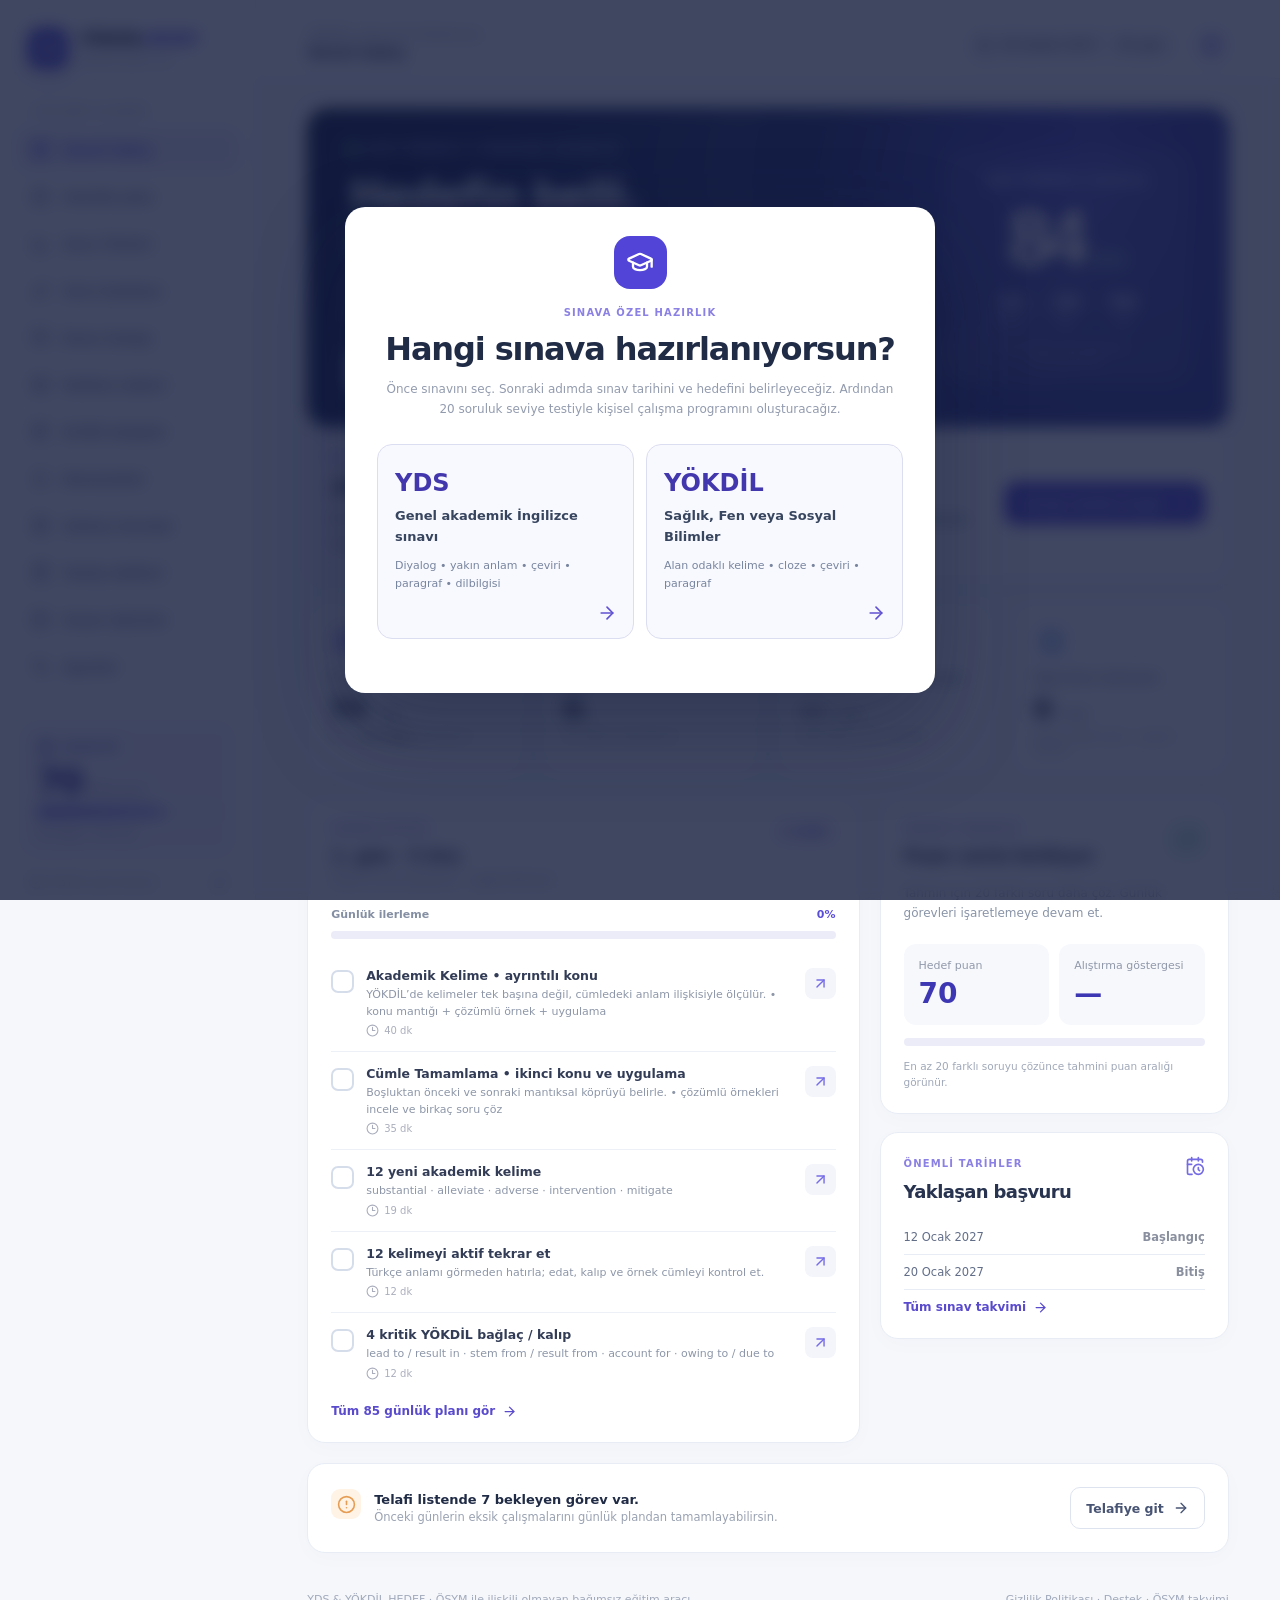
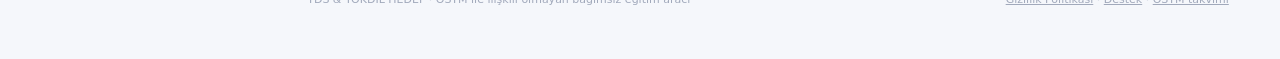
<file: yokdil-hedef/index.html>
<!doctype html><html lang="tr"><head><meta charset="UTF-8"/><meta name="viewport" content="width=device-width, initial-scale=1.0, viewport-fit=cover"/><meta name="theme-color" content="#17204a"/><meta name="description" content="YDS ve YÖKDİL sınavlarına hedef puan, takvim ve günlük çalışma planıyla hazırlık"/><link rel="icon" type="image/svg+xml" href="./icon.svg"/><link rel="apple-touch-icon" href="./icon-192.png"/><title>YDS & YÖKDİL Hedef | Sınav Hazırlık</title>  <script type="module" crossorigin src="./assets/index-DLx1t-3Z.js"></script>
  <link rel="stylesheet" crossorigin href="./assets/index-DxURy5Vl.css">
<link rel="manifest" href="./manifest.webmanifest"><script id="vite-plugin-pwa:register-sw" src="./registerSW.js"></script></head><body><div id="root"></div></body></html>
</file>
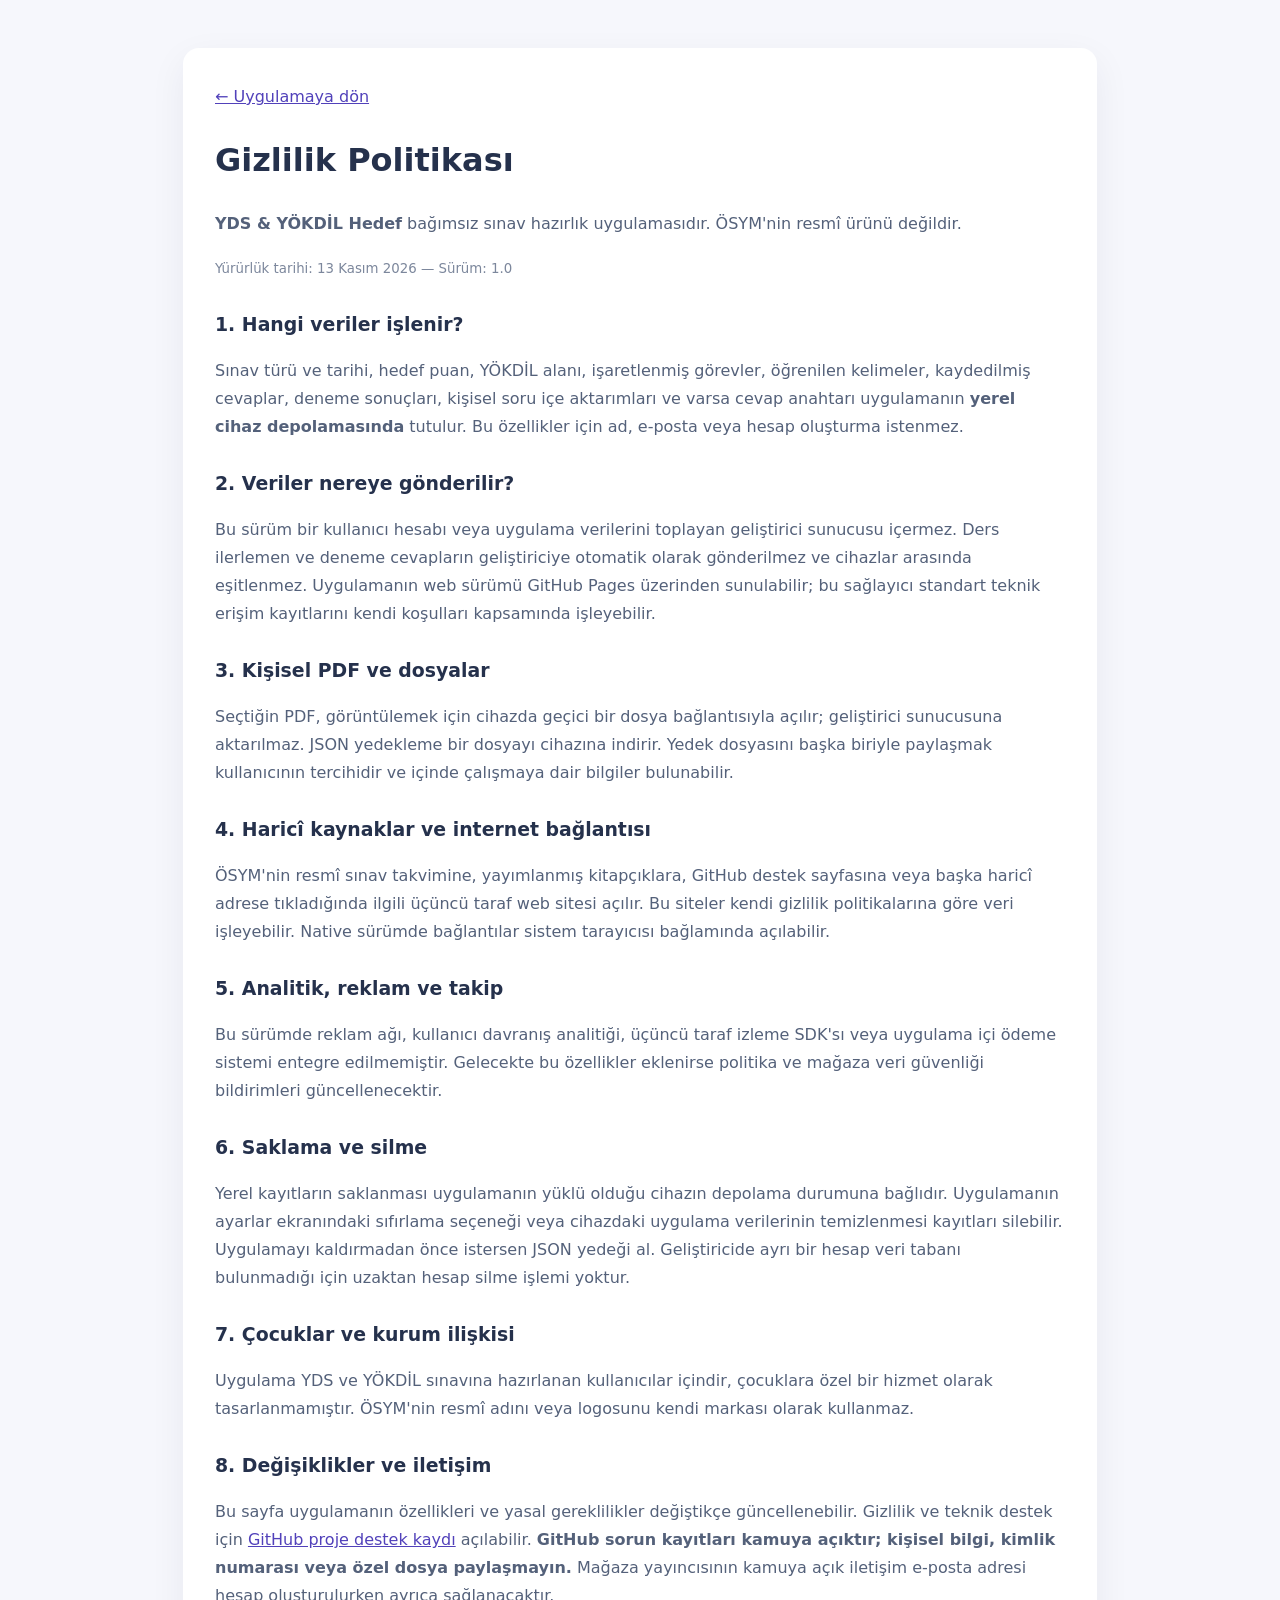
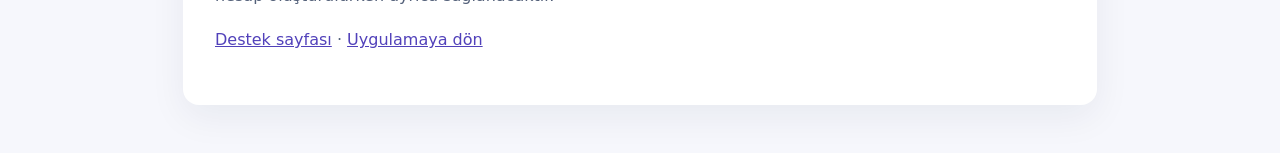
<file: yokdil-hedef/privacy.html>
<!doctype html>
<html lang="tr"><head><meta charset="utf-8"/><meta name="viewport" content="width=device-width,initial-scale=1,viewport-fit=cover"/>
<meta name="robots" content="index,follow"/><meta name="description" content="YDS &amp; YÖKDİL Hedef uygulaması gizlilik politikası"/>
<title>Gizlilik Politikası | YDS &amp; YÖKDİL Hedef</title>
<style>body{font:16px/1.75 system-ui,-apple-system,sans-serif;color:#25314c;background:#f6f7fc;margin:0}main{max-width:850px;margin:48px auto;padding:35px 32px;background:white;border-radius:16px;box-shadow:0 12px 36px #141c4310}h1{font-size:2em}h2{font-size:1.18em;margin-top:26px}p,li{color:#54617a}a{color:#5141ba}small{color:#7c879c}@media(max-width:700px){main{margin:0;padding:26px 19px;border-radius:0}}</style></head>
<body><main><a href="./">← Uygulamaya dön</a>
<h1>Gizlilik Politikası</h1>
<p><strong>YDS &amp; YÖKDİL Hedef</strong> bağımsız sınav hazırlık uygulamasıdır. ÖSYM'nin resmî ürünü değildir.</p>
<p><small>Yürürlük tarihi: 13 Kasım 2026 — Sürüm: 1.0</small></p>
<h2>1. Hangi veriler işlenir?</h2>
<p>Sınav türü ve tarihi, hedef puan, YÖKDİL alanı, işaretlenmiş görevler, öğrenilen kelimeler, kaydedilmiş cevaplar, deneme sonuçları, kişisel soru içe aktarımları ve varsa cevap anahtarı uygulamanın <strong>yerel cihaz depolamasında</strong> tutulur. Bu özellikler için ad, e-posta veya hesap oluşturma istenmez.</p>
<h2>2. Veriler nereye gönderilir?</h2>
<p>Bu sürüm bir kullanıcı hesabı veya uygulama verilerini toplayan geliştirici sunucusu içermez. Ders ilerlemen ve deneme cevapların geliştiriciye otomatik olarak gönderilmez ve cihazlar arasında eşitlenmez. Uygulamanın web sürümü GitHub Pages üzerinden sunulabilir; bu sağlayıcı standart teknik erişim kayıtlarını kendi koşulları kapsamında işleyebilir.</p>
<h2>3. Kişisel PDF ve dosyalar</h2>
<p>Seçtiğin PDF, görüntülemek için cihazda geçici bir dosya bağlantısıyla açılır; geliştirici sunucusuna aktarılmaz. JSON yedekleme bir dosyayı cihazına indirir. Yedek dosyasını başka biriyle paylaşmak kullanıcının tercihidir ve içinde çalışmaya dair bilgiler bulunabilir.</p>
<h2>4. Haricî kaynaklar ve internet bağlantısı</h2>
<p>ÖSYM'nin resmî sınav takvimine, yayımlanmış kitapçıklara, GitHub destek sayfasına veya başka haricî adrese tıkladığında ilgili üçüncü taraf web sitesi açılır. Bu siteler kendi gizlilik politikalarına göre veri işleyebilir. Native sürümde bağlantılar sistem tarayıcısı bağlamında açılabilir.</p>
<h2>5. Analitik, reklam ve takip</h2>
<p>Bu sürümde reklam ağı, kullanıcı davranış analitiği, üçüncü taraf izleme SDK'sı veya uygulama içi ödeme sistemi entegre edilmemiştir. Gelecekte bu özellikler eklenirse politika ve mağaza veri güvenliği bildirimleri güncellenecektir.</p>
<h2>6. Saklama ve silme</h2>
<p>Yerel kayıtların saklanması uygulamanın yüklü olduğu cihazın depolama durumuna bağlıdır. Uygulamanın ayarlar ekranındaki sıfırlama seçeneği veya cihazdaki uygulama verilerinin temizlenmesi kayıtları silebilir. Uygulamayı kaldırmadan önce istersen JSON yedeği al. Geliştiricide ayrı bir hesap veri tabanı bulunmadığı için uzaktan hesap silme işlemi yoktur.</p>
<h2>7. Çocuklar ve kurum ilişkisi</h2>
<p>Uygulama YDS ve YÖKDİL sınavına hazırlanan kullanıcılar içindir, çocuklara özel bir hizmet olarak tasarlanmamıştır. ÖSYM'nin resmî adını veya logosunu kendi markası olarak kullanmaz.</p>
<h2>8. Değişiklikler ve iletişim</h2>
<p>Bu sayfa uygulamanın özellikleri ve yasal gereklilikler değiştikçe güncellenebilir. Gizlilik ve teknik destek için <a href="https://github.com/beyzatuzcu/yokdil-hedef/issues" rel="noopener noreferrer">GitHub proje destek kaydı</a> açılabilir. <strong>GitHub sorun kayıtları kamuya açıktır; kişisel bilgi, kimlik numarası veya özel dosya paylaşmayın.</strong> Mağaza yayıncısının kamuya açık iletişim e-posta adresi hesap oluşturulurken ayrıca sağlanacaktır.</p>
<p><a href="./support.html">Destek sayfası</a> · <a href="./">Uygulamaya dön</a></p>
</main></body></html>
</file>
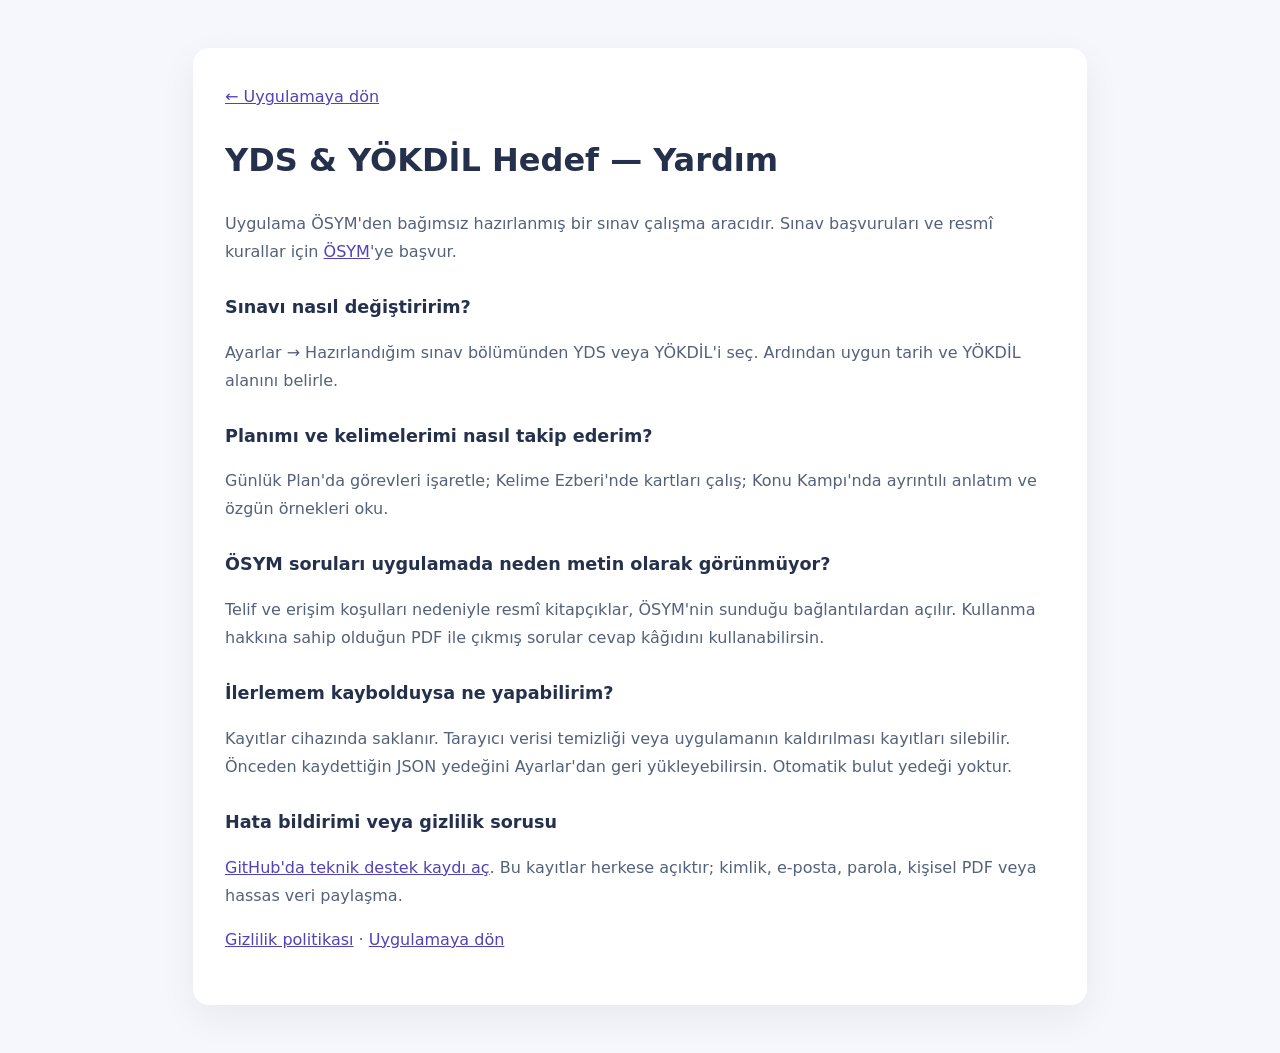
<file: yokdil-hedef/support.html>
<!doctype html>
<html lang="tr"><head><meta charset="utf-8"/><meta name="viewport" content="width=device-width,initial-scale=1,viewport-fit=cover"/><title>Destek | YDS &amp; YÖKDİL Hedef</title>
<style>body{font:16px/1.75 system-ui,-apple-system,sans-serif;color:#25314c;background:#f6f7fc;margin:0}main{max-width:830px;margin:48px auto;padding:35px 32px;background:white;border-radius:16px;box-shadow:0 12px 36px #141c4310}h1{font-size:2em}h2{font-size:1.1em;margin-top:26px}p{color:#54617a}a{color:#5141ba}@media(max-width:700px){main{margin:0;padding:26px 19px;border-radius:0}}</style></head>
<body><main><a href="./">← Uygulamaya dön</a><h1>YDS &amp; YÖKDİL Hedef — Yardım</h1>
<p>Uygulama ÖSYM'den bağımsız hazırlanmış bir sınav çalışma aracıdır. Sınav başvuruları ve resmî kurallar için <a href="https://www.osym.gov.tr/" rel="noopener noreferrer">ÖSYM</a>'ye başvur.</p>
<h2>Sınavı nasıl değiştiririm?</h2><p>Ayarlar → Hazırlandığım sınav bölümünden YDS veya YÖKDİL'i seç. Ardından uygun tarih ve YÖKDİL alanını belirle.</p>
<h2>Planımı ve kelimelerimi nasıl takip ederim?</h2><p>Günlük Plan'da görevleri işaretle; Kelime Ezberi'nde kartları çalış; Konu Kampı'nda ayrıntılı anlatım ve özgün örnekleri oku.</p>
<h2>ÖSYM soruları uygulamada neden metin olarak görünmüyor?</h2><p>Telif ve erişim koşulları nedeniyle resmî kitapçıklar, ÖSYM'nin sunduğu bağlantılardan açılır. Kullanma hakkına sahip olduğun PDF ile çıkmış sorular cevap kâğıdını kullanabilirsin.</p>
<h2>İlerlemem kaybolduysa ne yapabilirim?</h2><p>Kayıtlar cihazında saklanır. Tarayıcı verisi temizliği veya uygulamanın kaldırılması kayıtları silebilir. Önceden kaydettiğin JSON yedeğini Ayarlar'dan geri yükleyebilirsin. Otomatik bulut yedeği yoktur.</p>
<h2>Hata bildirimi veya gizlilik sorusu</h2><p><a href="https://github.com/beyzatuzcu/yokdil-hedef/issues" rel="noopener noreferrer">GitHub'da teknik destek kaydı aç</a>. Bu kayıtlar herkese açıktır; kimlik, e-posta, parola, kişisel PDF veya hassas veri paylaşma.</p>
<p><a href="./privacy.html">Gizlilik politikası</a> · <a href="./">Uygulamaya dön</a></p>
</main></body></html>
</file>
<file: aile-butcesi/style.css>
:root{font-family:Inter,ui-sans-serif,-apple-system,BlinkMacSystemFont,"Segoe UI",sans-serif;font-synthesis:none;color:#292b35;background:#f7f6f3;font-size:15px;--muted:#9797a0;--line:#eeeef0;--purple:#6a55bc;--purple-pale:#eeebfc;--shadow:0 7px 28px rgba(41,43,53,.035)}*{box-sizing:border-box}html{scroll-behavior:smooth}body{margin:0;min-width:320px}button,input,select,textarea{font:inherit}button{cursor:pointer}button:focus-visible,input:focus-visible,select:focus-visible,textarea:focus-visible{outline:3px solid #b9a9ff;outline-offset:2px}button:disabled{cursor:not-allowed;opacity:.5}a{text-decoration:none;color:inherit}.hidden{display:none!important}.app-shell{display:flex;min-height:100dvh}.sidebar{width:244px;background:#fff;border-right:1px solid var(--line);padding:38px 22px 28px;position:sticky;top:0;height:100dvh;display:flex;flex-direction:column;flex-shrink:0}.brand{display:flex;align-items:center;gap:10px;margin:0 0 58px 10px;font-size:25px;font-weight:850;letter-spacing:-1.3px;line-height:1}.brand small{font-size:10px;letter-spacing:1.6px;display:block;color:#9f9ca6;margin:8px 0 0 2px;text-transform:uppercase;font-weight:700}.brand-icon{background:#6e5abc;color:white;display:inline-flex;align-items:center;justify-content:center;border-radius:14px;width:39px;height:39px;font-size:26px;flex-shrink:0;box-shadow:0 5px 13px #6f5acb22}.brand-dot{color:#8977d0}.nav-label{padding:0 18px;margin-bottom:15px;font-size:10px;font-weight:800;letter-spacing:2px;color:#a7a4ab}.main-nav{display:flex;flex-direction:column;gap:6px}.nav-link{display:flex;align-items:center;gap:14px;background:transparent;border:0;border-radius:11px;color:#787980;font-weight:650;text-align:left;padding:14px 16px;width:100%;transition:background .15s,color .15s}.nav-link:hover{background:#f7f5ff;color:#5d51a4}.nav-link.active{background:#eeeaff;color:#6052ac}.nav-emoji{font-size:22px;line-height:1;width:24px;text-align:center;font-weight:400}.sidebar-bottom{margin-top:auto}.privacy-mark{border-radius:13px;padding:14px 12px;background:#f5f5f8;color:#777583;font-size:11px;display:flex;align-items:center;gap:8px;line-height:1.5}.made-with{font-size:10px;color:#b2b0b8;margin:18px 6px 0;line-height:1.5}.made-with span{color:#d8a179}.main-area{flex:1;min-width:0;max-width:1700px}.topbar{height:102px;display:flex;justify-content:flex-end;align-items:center;padding:0 52px;border-bottom:1px solid #ecebef;background:rgba(247,246,243,.87)}.topbar-actions{display:flex;align-items:center;gap:14px}.month-wrap{display:flex;align-items:center;gap:9px;background:#fff;border:1px solid #e8e7eb;border-radius:12px;padding:12px 15px;box-shadow:var(--shadow)}.month-wrap input{border:0;background:transparent;max-width:145px;font-weight:700;color:#45454d;outline:0}.btn{display:inline-flex;justify-content:center;align-items:center;gap:6px;border-radius:11px;border:1px solid transparent;font-size:13px;font-weight:750;padding:13px 18px;transition:transform .15s,background .15s;white-space:nowrap}.btn:active{transform:scale(.98)}.btn-primary{background:#705ac6;color:#fff;box-shadow:0 4px 12px #715ac536}.btn-primary:hover{background:#5c48b0}.btn-outline{border-color:#e6e3eb;color:#534e62;background:white}.btn-outline:hover{background:#f5f2ff}.btn-danger{color:#b2474d;background:#fff4f3;border-color:#ffe2df}.page{padding:40px 52px 35px;animation:enter .19s ease-out}@keyframes enter{from{opacity:.5;transform:translateY(5px)}to{opacity:1;transform:translateY(0)}}.page-heading{display:flex;justify-content:space-between;align-items:center;gap:16px;margin-bottom:31px}.eyebrow{font-size:10px;font-weight:850;letter-spacing:2px;color:#aa9cab;text-transform:uppercase;margin-bottom:9px}h1{font-size:clamp(26px,2.6vw,35px);letter-spacing:-1.4px;line-height:1.2;margin:0 0 9px;font-weight:830}h2{font-size:19px;letter-spacing:-.6px;margin:0;font-weight:800}p{margin:0;color:#96959e;font-size:13px;line-height:1.6}.wave{font-size:26px}.month-title{background:#fff;border:1px solid var(--line);padding:11px 16px;border-radius:20px;color:#767181;font-size:12px;font-weight:700;white-space:nowrap}.summary-grid{display:grid;grid-template-columns:repeat(3,minmax(0,1fr));gap:18px;margin-bottom:22px}.summary-card{position:relative;overflow:hidden;border-radius:18px;padding:25px 25px 24px;min-height:175px;box-shadow:var(--shadow)}.card-dark{background:#292b41;color:#fff}.card-white{background:#fff;border:1px solid var(--line)}.card-peach{background:#fce9dc}.summary-top{display:flex;justify-content:space-between;align-items:center;gap:12px;color:inherit;font-size:12px;font-weight:700;opacity:.83;position:relative;z-index:1}.summary-icon{font-size:26px;font-weight:400}.color-green{color:#429e73}.summary-card strong{display:block;font-size:clamp(24px,2.8vw,35px);font-variant-numeric:tabular-nums;line-height:1.2;letter-spacing:-1.5px;margin:24px 0 7px;position:relative;z-index:1;overflow-wrap:anywhere}.card-sub{font-size:11px;color:inherit;opacity:.6;position:relative;z-index:1}.card-orbit{position:absolute;width:200px;height:200px;border:32px solid #ffffff07;border-radius:50%;right:-75px;bottom:-120px}.overview-grid{display:grid;grid-template-columns:1.28fr 1fr;gap:20px;margin-bottom:22px}.panel{background:#fff;border:1px solid #edecef;border-radius:18px;padding:25px;box-shadow:var(--shadow);min-width:0}.panel-head{display:flex;justify-content:space-between;align-items:center;gap:12px;margin-bottom:24px}.panel-head .eyebrow{margin-bottom:7px}.text-button{border:0;background:transparent;font-size:12px;font-weight:800;color:#7361be;padding:8px 0;white-space:nowrap}.text-button:hover{text-decoration:underline}.categories{display:grid;gap:19px}.category-row{display:grid;grid-template-columns:38px minmax(0,1fr) auto;align-items:center;column-gap:12px}.category-icon,.txn-icon,.avatar{display:flex;align-items:center;justify-content:center;flex-shrink:0}.category-icon{width:38px;height:38px;border-radius:12px;font-size:18px;background:#f2efff}.category-info{min-width:0}.category-name{font-size:12px;font-weight:750;display:block;margin-bottom:8px}.category-name .small-muted{font-size:10px;color:#aaa8b2;font-weight:500}.category-total{font-size:12px;font-weight:760;font-variant-numeric:tabular-nums;white-space:nowrap}.progress-track{height:5px;background:#f2eff4;border-radius:8px;overflow:hidden}.progress-fill{height:100%;border-radius:8px;background:#8d78d0;width:0}.people-list{display:grid;gap:18px}.person-row{display:flex;gap:12px;align-items:center}.avatar{width:43px;height:43px;background:#eae6fc;color:#5d4fa6;font-size:17px;border-radius:14px;font-weight:800}.person-row .person-info{flex:1;min-width:0}.person-name{font-weight:750;font-size:13px;margin-bottom:4px}.person-meta{font-size:11px;color:#a29eab}.person-value{font-size:14px;font-weight:800;white-space:nowrap}.recent-panel .panel-head{margin-bottom:12px}.transaction-row{display:flex;align-items:center;gap:14px;border-top:1px solid #f0eff2;padding:14px 0}.transaction-row:first-child{border-top:0}.txn-icon{width:42px;height:42px;border-radius:13px;background:#f4f0ff;font-size:21px}.txn-details{min-width:0;flex:1}.txn-title{font-size:13px;font-weight:800;white-space:nowrap;overflow:hidden;text-overflow:ellipsis}.txn-meta{font-size:11px;color:#aaa5b0;margin-top:5px}.txn-amount{font-size:14px;font-weight:800;white-space:nowrap;font-variant-numeric:tabular-nums}.txn-amount.income{color:#409e71}.txn-actions{display:flex;gap:2px;margin-left:5px}.icon-btn{background:transparent;border:0;border-radius:9px;padding:8px;font-size:14px;color:#a9a5b0}.icon-btn:hover{background:#f4f2fc;color:#6856b5}.empty-state{padding:32px 12px;text-align:center;color:#95909d;display:flex;flex-direction:column;align-items:center;gap:8px}.empty-state .empty-emoji{font-size:35px;margin-bottom:3px}.empty-state strong{color:#51505a;font-size:14px}.empty-state p{max-width:285px}.empty-state .btn{margin-top:10px}.footer{font-size:11px;color:#bab7c2;text-align:center;padding:1px 0 18px}.footer>span{margin:0 8px}.footer .brand-dot{margin:0}.filters-panel{padding:15px 20px;margin-bottom:18px}.filter-row{display:flex;gap:12px}.filter-row select,.search-wrap{background:#fcfbfd;border:1px solid #e9e7ec;border-radius:10px;padding:12px;font-size:12px;color:#625f69;min-width:0}.search-wrap{display:flex;align-items:center;flex:1;gap:8px;font-size:20px;padding-top:4px;padding-bottom:4px}.search-wrap input{border:0;background:transparent;outline:0;flex:1;font-size:12px;min-width:0}.transaction-panel{padding-bottom:8px}.count-pill{border-radius:18px;background:#f2f0fa;font-weight:700;color:#796aa8;font-size:11px;padding:8px 12px}.report-grid{grid-template-columns:1fr 1fr}.report-category{display:flex;justify-content:space-between;gap:12px;align-items:center;margin-bottom:15px}.report-category-main{flex:1;min-width:0}.report-category-heading{display:flex;justify-content:space-between;gap:8px;font-size:12px;font-weight:700;margin-bottom:8px}.report-category-heading small{color:#a8a4ad;font-size:11px}.section-note{font-size:11px;margin-top:15px}.budget-row{margin:0 0 20px}.budget-row-top{display:flex;justify-content:space-between;gap:10px;margin-bottom:9px;font-size:12px}.budget-row-top strong{font-weight:760}.budget-row small{font-size:11px;color:#a29ea8}.budget-row.over .progress-fill{background:#ed8b73}.trend-chart{display:flex;align-items:flex-end;justify-content:space-around;gap:12px;min-height:190px;padding:10px 0 0}.trend-month{display:flex;flex-direction:column;align-items:center;flex:1;gap:10px;min-width:0}.trend-bars{height:135px;width:min(62px,100%);display:flex;align-items:flex-end;justify-content:center;gap:5px;border-bottom:1px solid #eee}.trend-bar{min-width:12px;width:35%;border-radius:6px 6px 0 0;transition:height .2s;min-height:2px}.trend-bar.expense{background:#8b79cf}.trend-bar.income{background:#c7bcec}.trend-month-label{font-size:11px;color:#aaa6b0}.trend-legend{display:flex;justify-content:center;gap:18px;margin-top:24px;font-size:11px;color:#8e8a97}.trend-legend span{display:flex;align-items:center;gap:7px}.trend-legend i{display:inline-block;width:10px;height:10px;border-radius:3px}.legend-expense{background:#8b79cf}.legend-income{background:#c7bcec}.settlement-help{background:#f1edff;border:1px solid #e5defc;color:#6a6092;padding:16px 19px;border-radius:14px;margin-bottom:22px;line-height:1.6;font-size:12px}.balance-row{display:flex;align-items:center;gap:12px;margin:0 0 19px}.balance-row:last-child{margin-bottom:0}.balance-info{flex:1}.balance-info strong{font-size:13px}.balance-info small{display:block;margin-top:4px;color:#a4a0ad;font-size:11px}.balance-value{font-size:14px;font-weight:800;text-align:right}.positive{color:#349a71}.negative{color:#d56f60}.neutral{color:#92909e}.settlement-card{background:#fbfafc;border:1px solid #f1eff4;padding:15px;border-radius:13px;margin-bottom:12px;display:flex;flex-wrap:wrap;align-items:center;gap:10px}.settlement-names{flex:1;min-width:135px}.settlement-names strong{font-size:12px;display:block}.settlement-names small{font-size:10px;color:#96919d}.settlement-amount{font-size:14px;font-weight:800}.settlement-card .btn{padding:9px 11px;font-size:11px}.transfer-row{display:flex;align-items:center;gap:15px;border-top:1px solid #f2eff4;padding:13px 0;font-size:12px}.transfer-row:first-child{border:0}.transfer-row>span{flex:1}.transfer-row strong{font-size:13px}.members-grid{display:grid;grid-template-columns:repeat(auto-fit,minmax(220px,1fr));gap:16px}.member-card{background:#fff;border:1px solid var(--line);border-radius:17px;padding:23px;box-shadow:var(--shadow)}.member-card .avatar{height:51px;width:51px;font-size:21px;margin-bottom:20px}.member-card h2{margin-bottom:6px}.member-card p{margin-bottom:16px}.member-actions{display:flex;gap:8px}.tip-panel{border-radius:13px;background:#f2efff;padding:17px 20px;color:#7c729c;font-size:12px;margin-top:23px;line-height:1.7}.settings-grid{display:grid;grid-template-columns:repeat(2,minmax(0,1fr));gap:18px}.settings-grid .panel{min-height:215px;display:flex;align-items:flex-start;flex-direction:column}.settings-grid p{margin:12px 0 20px}.settings-grid .btn{margin-top:auto}.settings-icon{font-size:29px;color:#8973c8;background:#f2edff;border-radius:14px;display:grid;place-items:center;width:45px;height:45px;margin-bottom:18px}.danger-panel .settings-icon{background:#fff2ee;color:#c66b64}.mobile-brand,.mobile-nav,.mobile-fab{display:none}.dialog{padding:0;border:none;border-radius:21px;box-shadow:0 24px 90px #25233f44;max-width:92vw;width:min(560px,92vw);max-height:min(92dvh,800px);background:#fff}.dialog::backdrop{background:#26253980;backdrop-filter:blur(3px)}.dialog-content{padding:28px 31px;overflow-y:auto;max-height:90dvh}.dialog-small{width:min(440px,92vw)}.dialog-head{display:flex;justify-content:space-between;gap:10px;align-items:flex-start;margin-bottom:24px}.dialog-head h2{font-size:23px}.close-btn{width:35px;height:35px;background:#f5f4f7;border:0;border-radius:10px;font-size:16px;color:#8d8698}.segmented{display:grid;grid-template-columns:1fr 1fr;background:#f5f3f9;border-radius:11px;padding:4px;gap:4px;margin-bottom:23px}.segmented label{display:block;cursor:pointer}.segmented input{position:absolute;opacity:0}.segmented span{display:block;text-align:center;border-radius:8px;padding:11px;font-size:13px;font-weight:800;color:#9995a5}.segmented input:checked+span{background:#fff;color:#6652af;box-shadow:0 1px 6px #0000000b}.form-grid{display:grid;grid-template-columns:1fr 1fr;gap:15px}.field{display:flex;flex-direction:column;gap:7px;font-size:12px;font-weight:750;color:#575263;min-width:0}.field-wide{grid-column:1/-1}.field input,.field select,.field textarea,.budget-field input{width:100%;background:#fdfcfb;border:1px solid #e6e3ea;border-radius:10px;padding:12px;font-size:13px;color:#35313e;outline:0;min-width:0}.field input:focus,.field textarea:focus,.field select:focus{border-color:#a18cdd}.field textarea{resize:vertical}.participants-field{border:1px solid #e9e6f0;border-radius:13px;margin:20px 0 0;padding:14px}.participants-field legend{font-weight:800;font-size:12px;color:#565163;padding:0 5px}.participants-field>div{display:flex;flex-wrap:wrap;gap:8px;margin:5px 0 7px}.member-check{display:flex;align-items:center;gap:7px;background:#f7f5fc;border:1px solid #eae7f4;border-radius:9px;padding:9px 11px;font-size:12px;color:#625d6f;cursor:pointer}.member-check input{accent-color:#755ec4}.participants-field p{font-size:11px}.dialog-actions{display:flex;justify-content:flex-end;gap:10px;margin-top:24px}.subtle{margin:-10px 0 22px}.budget-fields{display:grid;grid-template-columns:1fr 1fr;gap:13px;max-height:46dvh;overflow-y:auto}.budget-field{display:flex;flex-direction:column;gap:8px;color:#625d69;font-size:12px;font-weight:700}.budget-field input{padding:10px}.file-btn{cursor:pointer}#toast{position:fixed;right:23px;bottom:24px;background:#322d4b;color:#fff;padding:12px 17px;border-radius:11px;box-shadow:0 10px 35px #0002;font-size:12px;font-weight:700;z-index:30;opacity:0;pointer-events:none;transform:translateY(10px);transition:opacity .2s,transform .2s}#toast.visible{opacity:1;transform:translateY(0)}@media(max-width:1200px){.sidebar{width:215px;padding-left:14px;padding-right:14px}.page{padding:35px 30px}.topbar{padding:0 30px}.summary-card{padding:22px}.overview-grid{grid-template-columns:1fr 1fr}}@media(max-width:900px){.sidebar{width:190px}.nav-link{padding:12px 9px;font-size:12px;gap:8px}.page{padding:28px 24px}.topbar{height:84px;padding:0 24px}.summary-grid{gap:11px}.summary-card{min-height:160px;padding:17px}.summary-card strong{font-size:24px}.overview-grid{grid-template-columns:1fr}.report-grid{grid-template-columns:1fr 1fr}}@media(max-width:690px){.sidebar{display:none}.main-area{width:100%}.topbar{position:sticky;top:0;z-index:4;height:69px;background:#f7f6f3f0;padding:0 18px;justify-content:space-between}.mobile-brand{display:flex;align-items:center;gap:8px;font-weight:850;font-size:21px;letter-spacing:-1px}.mobile-brand .brand-icon{width:31px;height:31px;border-radius:10px;font-size:21px}.top-add{display:none}.month-wrap{padding:8px 9px}.month-wrap input{width:118px;font-size:12px}.page{padding:26px 17px 26px}.page-heading{margin-bottom:21px}.page-heading h1{font-size:26px}.page-heading>button{display:none}.month-title{display:none}.summary-grid{grid-template-columns:repeat(2,minmax(0,1fr));gap:10px}.summary-card{min-height:145px;padding:17px 15px;border-radius:15px}.summary-card:first-child{grid-column:1/-1;min-height:159px}.summary-card strong{font-size:25px;margin-top:24px}.summary-card:first-child strong{font-size:32px}.summary-top{font-size:11px}.card-sub{font-size:10px}.overview-grid{grid-template-columns:1fr;gap:13px;margin-bottom:14px}.panel{padding:20px 17px;border-radius:16px}.panel-head{margin-bottom:21px}.panel h2{font-size:17px}.filter-row{flex-wrap:wrap}.search-wrap{flex:1 1 100%}.filter-row select{flex:1;width:43%}.settings-grid{grid-template-columns:1fr}.page{padding-bottom:102px}.footer{padding:6px 0 10px}.mobile-nav{position:fixed;display:flex;bottom:0;left:0;right:0;z-index:7;background:#fff;border-top:1px solid #f0edf3;justify-content:space-around;padding:8px 2px calc(8px + env(safe-area-inset-bottom));box-shadow:0 -6px 20px #20163308}.mobile-nav button{background:transparent;border:0;padding:3px 0;color:#a19daa;display:flex;align-items:center;gap:3px;flex-direction:column;font-size:9px;font-weight:700;min-width:45px}.mobile-nav button span{font-size:22px;height:25px}.mobile-nav button.active{color:#6754b5}.mobile-fab{display:grid;place-items:center;position:fixed;right:17px;bottom:calc(81px + env(safe-area-inset-bottom));z-index:7;background:#705ac6;color:#fff;border:0;border-radius:17px;width:53px;height:53px;box-shadow:0 8px 26px #6f59c75a;font-size:29px}.trend-chart{gap:6px}.trend-bars{gap:3px}.trend-bar{min-width:8px}.dialog{width:100vw;max-width:100vw;max-height:95dvh;margin:auto 0 0;border-radius:22px 22px 0 0}.dialog-content{padding:22px 19px;max-height:94dvh}.dialog-actions .btn{flex:1}.dialog::backdrop{background:#201c3b70}#toast{bottom:calc(130px + env(safe-area-inset-bottom));left:15px;right:15px;text-align:center}.budget-fields{grid-template-columns:1fr 1fr}.transaction-row{gap:9px}.txn-actions .icon-btn{padding:6px}}@media(max-width:380px){.form-grid{grid-template-columns:1fr}.field-wide{grid-column:1}.summary-card strong{font-size:22px}.month-wrap input{width:110px}.budget-fields{grid-template-columns:1fr}}
</file>
<file: yokdil-hedef/assets/index-DxURy5Vl.css>
:root{font-family:DM Sans,system-ui,-apple-system,BlinkMacSystemFont,Segoe UI,sans-serif;color:#202b46;background:#f5f7fb;font-synthesis:none;text-rendering:optimizeLegibility;-webkit-font-smoothing:antialiased;--ink:#1c2948;--muted:#7a849a;--line:#e8edf5;--primary:#4b42d3;--surface:#fff;--radius:18px}*{box-sizing:border-box}body{margin:0;min-width:320px}button,input,select{font:inherit}button{cursor:pointer}button:disabled{opacity:.45;cursor:not-allowed}a{color:inherit;text-decoration:none}svg{flex-shrink:0}h1,h2,h3,h4,p{margin:0}h1,h2,h3,h4{font-family:Plus Jakarta Sans,DM Sans,sans-serif;letter-spacing:-.035em}h3{font-size:19px}p{line-height:1.65}button:focus-visible,input:focus-visible,select:focus-visible,a:focus-visible{outline:3px solid #a99dff;outline-offset:3px}.app{min-height:100vh;display:flex}.sidebar{width:256px;background:#fff;position:fixed;left:0;top:0;bottom:0;border-right:1px solid var(--line);display:flex;flex-direction:column;padding:28px 16px;z-index:30;overflow-y:auto}.brand{display:flex;align-items:center;gap:11px;margin:0 12px 38px;cursor:pointer}.brand-icon{height:40px;width:40px;border-radius:12px;background:#4e45d7;color:#fff;display:grid;place-items:center;box-shadow:0 8px 22px #4e45d733}.brand strong{font-size:17px;letter-spacing:-.075em;font-weight:800;display:block}.brand-accent{color:#6557eb}.brand small{font-size:11px;color:#98a0b1}.nav-caption{font-size:10px;letter-spacing:.12em;font-weight:800;color:#a8aec0;margin:0 17px 11px}.nav-menu{display:flex;flex-direction:column;gap:4px}.nav-link{border:none;background:transparent;color:#6e7890;padding:12px 15px;display:flex;align-items:center;gap:13px;border-radius:11px;text-align:left;font-size:13.5px;font-weight:650;transition:background .15s,color .15s}.nav-link:hover{background:#f4f4ff;color:#4942b5}.nav-link.active{background:#f0efff;color:#5147d9}.nav-count{margin-left:auto;background:#fff0e9;color:#e66a3d;border-radius:999px;padding:2px 7px;font-size:11px}.sidebar-bottom{margin-top:auto;padding:34px 5px 0}.side-goal{border-radius:15px;background:#f7f6ff;padding:17px 16px}.side-goal-head{display:flex;gap:8px;align-items:center;color:#6960c5;font-size:10px;font-weight:800;letter-spacing:.09em}.side-goal-value{font-size:35px;font-weight:800;color:#332a9a;letter-spacing:-.05em;margin:6px 0}.side-goal-value small{font-size:12px;font-weight:500;letter-spacing:0;color:#8782b1;margin-left:4px}.side-goal>span{display:block;color:#7e77ae;font-size:11px;margin-top:11px}.side-source{display:flex;align-items:center;gap:6px;color:#8890a1;font-size:11px;margin:18px 8px 0}.side-source svg:last-child{margin-left:auto}.shell{margin-left:256px;width:calc(100% - 256px);min-width:0}.topbar{height:79px;background:#fff;border-bottom:1px solid var(--line);display:flex;align-items:center;justify-content:space-between;padding:0 clamp(24px,4vw,62px);position:sticky;top:0;z-index:15}.topbar-left{display:flex;align-items:center;gap:14px}.topbar-kicker{display:block;font-size:10.5px;color:#9da5b3;letter-spacing:.075em;font-weight:750;margin-bottom:4px}.topbar-label{display:block;font-size:15px;color:#273653;font-weight:800}.topbar-actions{display:flex;align-items:center;gap:16px}.count-bubble{display:flex;align-items:center;gap:8px;font-size:12px;color:#626d86;background:#f7f8fc;border:1px solid #edf0f6;border-radius:999px;padding:9px 12px;font-weight:700}.dot{width:4px;height:4px;border-radius:50%;background:#b5bac8}.avatar{width:35px;height:35px;border:0;background:#ebe9ff;color:#4d44d2;font-weight:800;border-radius:50%}.mobile-hamburger{display:none!important}.main{max-width:1510px;margin:0 auto;padding:29px clamp(24px,4vw,62px) 25px;min-height:calc(100vh - 79px)}.main-quiz{max-width:1400px}.footer{display:flex;justify-content:space-between;gap:18px;color:#a1a9bb;font-size:11px;padding:40px 0 10px}.footer a{text-decoration:underline}.mobile-bottom{display:none}.hero{min-height:290px;border-radius:21px;background:radial-gradient(circle at 83% 21%,#504ac1 0,transparent 32%),linear-gradient(118deg,#172047,#293478 58%,#3b3e9b);color:#fff;padding:35px clamp(30px,3.3vw,55px);display:flex;align-items:center;justify-content:space-between;gap:25px;overflow:hidden;position:relative}.hero:after{content:"";position:absolute;right:16%;top:-100px;width:330px;height:330px;border:1px solid #ffffff13;border-radius:50%;box-shadow:0 0 0 40px #ffffff06,0 0 0 90px #ffffff04;pointer-events:none}.hero-copy{z-index:1;max-width:570px}.hero-eyebrow{font-size:10.5px;letter-spacing:.15em;font-weight:800;color:#bbbdfc;display:flex;align-items:center;gap:9px}.live-dot{display:inline-block;width:7px;height:7px;background:#8ae1c8;border-radius:50%;box-shadow:0 0 0 5px #8ae1c820}.hero h1{font-size:clamp(32px,3.2vw,47px);line-height:1.16;font-weight:800;margin:17px 0 14px}.hero h1 em{font-style:normal;color:#8de2cb}.hero p{max-width:465px;color:#cdd3ed;font-size:13.5px}.hero-actions{display:flex;flex-wrap:wrap;gap:11px;margin-top:23px}.button{display:inline-flex;align-items:center;justify-content:center;gap:9px;padding:12px 15px;border-radius:10px;font-weight:750;font-size:12.5px;line-height:1.2;border:1px solid transparent;white-space:nowrap;min-height:42px;transition:background .15s,transform .15s,border-color .15s}.button:not(:disabled):hover{transform:translateY(-1px)}.btn-primary{background:#5144d7;color:#fff;box-shadow:0 4px 12px #4b42d322}.btn-primary:hover{background:#4339c4}.btn-white{background:#fff;color:#273465}.btn-ghostlight{background:#fff1;color:#fff;border-color:#ffffff50}.btn-outline{background:#fff;border-color:#dee4ef;color:#485473}.btn-outline:hover{background:#f8f8ff;border-color:#cac8ef}.btn-soft{background:#e9e6ff;color:#5047cf}.btn-danger{background:#fff0f0;color:#c83b50}.btn-sm{min-height:33px;padding:8px 10px;font-size:11px}.fill{width:100%}.hero-count{position:relative;z-index:1;text-align:center;width:240px;flex-shrink:0;border-radius:19px;border:1px solid #ffffff25;background:#ffffff10;padding:20px 20px 17px;-webkit-backdrop-filter:blur(12px);backdrop-filter:blur(12px)}.hero-count-label{display:block;color:#d4d9f8;font-size:12px;font-weight:650}.hero-count-number{display:flex;align-items:baseline;justify-content:center;font-size:78px;font-family:Plus Jakarta Sans,sans-serif;letter-spacing:-.075em;line-height:1.32;font-weight:800}.hero-count-number small{font-size:15px;margin-left:8px;letter-spacing:.03em;font-weight:800;color:#9be6d4}.count-units{display:flex;justify-content:center;gap:11px;align-items:flex-start;color:#e1e5ff}.count-units>span{display:flex;flex-direction:column;align-items:center;font-size:20px}.count-units b{font-size:20px}.count-units small{font-size:8px;letter-spacing:.12em;color:#adb7ef;font-weight:800;margin-top:4px}.hero-count-note{color:#afb8e3;font-size:9.5px;margin-top:15px}.stats-grid{display:grid;grid-template-columns:repeat(4,minmax(0,1fr));gap:18px;margin:22px 0}.stat-card,.panel{background:var(--surface);border:1px solid var(--line);border-radius:var(--radius);box-shadow:0 5px 22px #1f2e5a05}.stat-card{padding:20px 20px 18px;min-height:158px}.stat-icon{display:inline-grid;place-items:center;width:37px;height:37px;border-radius:12px;margin-bottom:11px}.lavender{background:#eeeaff;color:#6254db}.mint{background:#e5f8ef;color:#1b9a79}.peach{background:#fff1e6;color:#ed915b}.blue{background:#e9f2ff;color:#5987de}.stat-label{display:block;color:#8490a5;font-size:11.5px;font-weight:700;min-height:18px}.stat-value{font-size:28px;letter-spacing:-.055em;font-weight:850;color:#23304d;margin:4px 0}.stat-value span{font-size:12px;font-weight:650;color:#a1a8b8;letter-spacing:0}.stat-foot{font-size:11px;color:#9099ab}.stat-foot b{color:#626a7b}.progress-track{width:100%;height:8px;background:#ececf9;border-radius:20px;overflow:hidden}.progress-track.thin{height:5px}.progress-fill{height:100%;border-radius:20px;background:linear-gradient(90deg,#5c4bdf,#8e89f2);transition:width .25s}.two-col{display:grid;grid-template-columns:minmax(0,1.36fr) minmax(320px,.86fr);gap:20px}.right-stack{display:flex;flex-direction:column;gap:18px;min-width:0}.panel{padding:23px;min-width:0}.panel-heading{display:flex;justify-content:space-between;align-items:flex-start;gap:15px;margin-bottom:18px}.panel-heading p:not(.eyebrow){font-size:11.5px;color:#949caf;margin-top:5px}.eyebrow{font-weight:850;letter-spacing:.115em;font-size:10px;color:#8b80e4;margin-bottom:8px}.panel h3{color:#27334f;font-size:18px}.tag{display:inline-flex;align-items:center;border-radius:999px;padding:5px 9px;white-space:nowrap;background:#f3f5fa;color:#79849a;font-size:10px;font-weight:800}.tag-violet{background:#f0edff;color:#6960cf}.tag-mint{background:#e8f9f2;color:#239f79}.tag-red{background:#fff0ef;color:#d6756c}.subtle{font-size:12px;color:#8994a7}.today-progress-row{display:flex;justify-content:space-between;gap:15px;color:#858fa3;font-size:11px;font-weight:700;margin:15px 0 10px}.today-progress-row b{color:#5a4dd7}.task-stack{display:flex;flex-direction:column;margin-top:15px}.task-item{display:flex;align-items:flex-start;gap:12px;padding:14px 0;border-bottom:1px solid #edf0f6}.task-item:last-child{border-bottom:0}.task-checkbox{display:grid;place-items:center;flex-shrink:0;height:23px;width:23px;border:2px solid #d6ddea;background:#fff;border-radius:7px;color:#fff;margin-top:2px}.task-done .task-checkbox{background:#51ba9d;border-color:#51ba9d}.task-copy{min-width:0;flex:1}.task-title{font-size:12.5px;font-weight:800;color:#323c56}.task-done .task-title{text-decoration:line-through;color:#96a1b0}.task-detail{font-size:11px;color:#8d96a8;line-height:1.5;margin:4px 0}.task-duration{display:flex;align-items:center;gap:5px;font-size:10px;color:#aaaebc}.task-open{border:0;background:#f4f5fb;color:#766de6;border-radius:8px;padding:7px;display:flex;align-items:center}.task-open:hover{background:#ebe8ff}.text-link{color:#5a4bcd;border:none;background:transparent;padding:10px 0 0;font-size:12px;font-weight:800;display:inline-flex;gap:7px;align-items:center}.projection-panel .stat-icon{margin:0}.projection-compare{display:grid;grid-template-columns:1fr 1fr;gap:10px;margin:20px 0 13px}.projection-compare>div{background:#f7f8fc;padding:15px;border-radius:12px}.projection-compare span{display:block;font-size:11px;color:#9098aa}.projection-compare strong{display:block;font-size:28px;color:#3e37b3;margin-top:5px}.tiny-note{font-size:10.5px;color:#a0a8b8;line-height:1.55;margin-top:12px}.calendar-teaser .panel-heading svg{color:#756be4}.next-date{display:flex;justify-content:space-between;gap:10px;border-bottom:1px solid var(--line);padding:10px 0;font-size:11.5px;color:#626e88}.next-date strong{color:#898f9e}.backlog-short{display:flex;justify-content:space-between;align-items:center;gap:20px;margin-top:20px}.backlog-short>div{position:relative;padding-left:43px}.backlog-short strong{font-size:13px}.backlog-short p{font-size:11.5px;color:#9aa2b2}.backlog-icon{position:absolute;left:0;top:0;width:30px;height:30px;border-radius:9px;background:#fff3e5;color:#e69c53;display:grid;place-items:center}.section-heading{display:flex;justify-content:space-between;align-items:flex-end;gap:16px;margin:4px 0 22px}.section-heading h2{color:#25304e;font-size:clamp(24px,2.8vw,33px);line-height:1.22}.section-heading>div>p:not(.eyebrow){font-size:13px;color:#8e97aa;margin-top:9px;max-width:730px}.plan-summary{display:grid;grid-template-columns:repeat(4,1fr);gap:15px;margin-bottom:20px}.plan-summary>div{padding:16px 19px;background:#fff;border:1px solid var(--line);border-radius:12px}.plan-summary span{display:block;color:#9099aa;font-size:10.5px;margin-bottom:5px}.plan-summary strong{font-size:14px;letter-spacing:-.02em}.plan-calendar{margin-bottom:20px}.plan-calendar-top{display:flex;justify-content:space-between;gap:18px;margin-bottom:15px}.plan-calendar-top h3{margin-bottom:4px}.plan-calendar-top p{color:#9ba4b4;font-size:11px}.calendar-legend{display:flex;align-items:center;gap:12px;flex-wrap:wrap;font-size:10px;color:#858ca2}.calendar-legend>span{display:inline-flex;align-items:center;gap:5px}.calendar-legend i{height:7px;width:7px;border-radius:50%;display:inline-block}.legend-green{background:#60bd95}.legend-purple{background:#6f63dc}.legend-red{background:#ebaa7d}.day-grid{display:grid;grid-template-columns:repeat(14,minmax(0,1fr));gap:7px;max-height:270px;overflow-y:auto;padding:3px 0}.day-pill{border:1px solid #edf0f5;background:#f8faff;color:#66738f;border-radius:9px;min-height:51px;display:flex;flex-direction:column;align-items:center;justify-content:center;position:relative;gap:1px}.day-pill strong{font-size:12px}.day-pill span{font-size:8.2px;color:#a7b0bf}.day-pill svg{position:absolute;top:2px;right:3px}.day-pill.day-past{background:#fff7f0;border-color:#ffead6}.day-pill.day-completed{background:#e6f8f1;border-color:#c9eddd;color:#1c906e}.day-pill.day-selected{background:#574bd9;border-color:#574bd9;color:#fff;box-shadow:0 4px 10px #5143db33}.day-pill.day-selected span{color:#e3dfff}.plan-detail-grid{grid-template-columns:minmax(0,1.35fr) minmax(310px,.9fr)}.day-detail-head{display:flex;align-items:center;justify-content:space-between;gap:9px;margin-bottom:20px}.day-detail-head>div{text-align:center}.day-detail-head span{font-size:11px;color:#a0a8b7}.icon-button{border:none;background:transparent;display:grid;place-items:center;color:#696f85;border-radius:9px;min-height:32px;min-width:32px}.icon-button:hover{background:#f4f3ff}.completion-note{display:flex;align-items:flex-start;gap:7px;color:#8290a4;background:#f6f8fc;padding:13px;border-radius:11px;font-size:11px;line-height:1.6;margin-top:12px}.completion-note svg{color:#56b99b}.compact-words{display:flex;flex-direction:column;gap:0}.compact-words>div{display:flex;justify-content:space-between;gap:10px;padding:8px 0;border-bottom:1px solid #f0f1f6;font-size:11px}.compact-words b{color:#454f6c}.compact-words span{color:#9aa2b2;text-align:right}.compact-patterns{display:flex;flex-wrap:wrap;gap:6px;margin-top:17px}.compact-patterns span{background:#f3f0ff;color:#675bc1;padding:7px 9px;border-radius:8px;font-size:10.5px;font-weight:750}.backlog-items>button{width:100%;background:#fff;border:0;border-bottom:1px solid #eff1f6;padding:10px 0;display:flex;justify-content:space-between;color:#7b879b;font-size:11.5px;text-align:left}.backlog-items b{color:#d68561;display:flex;align-items:center;gap:4px}.setup-panel h3{margin-bottom:18px}.field-label{display:block;font-size:11.5px;font-weight:800;color:#5d687f;margin:17px 0 9px}select,input[type=date],input[type=number]{background:#fff;color:#34415e;outline:none;border:1px solid #dfe4ed;border-radius:10px;padding:12px;min-height:43px;width:100%}select:focus,input:focus{border-color:#8b80ea}.choice-chips{display:flex;flex-wrap:wrap;gap:9px}.choice-chips button{border:1px solid #e7e9f3;background:#f7f8fd;padding:10px 16px;border-radius:9px;color:#7c859d;font-weight:750;font-size:12px}.choice-chips .choice-active{color:#4c43d3;background:#f0eeff;border-color:#c6bffb}.setup-hint{display:flex;align-items:center;gap:7px;background:#f7f6ff;color:#706bb2;border-radius:11px;font-size:11.5px;padding:14px;margin:24px 0 21px}.strategy-list{display:flex;flex-direction:column;gap:16px}.strategy-list>div{display:flex;gap:13px;align-items:flex-start}.strategy-list span{color:#5a50d8;background:#f1efff;border-radius:9px;min-width:36px;height:35px;display:grid;place-items:center;font-weight:800;font-size:12px}.strategy-list p{font-size:12px;color:#8993a6}.strategy-list b{color:#38445f}.sources-panel{margin-top:22px}.sources-panel>p{font-size:12px;color:#8a95a8;margin-bottom:15px}.sources-grid{display:grid;grid-template-columns:repeat(2,1fr);gap:12px}.sources-grid a{display:grid;grid-template-columns:auto 1fr auto;align-items:center;gap:9px;background:#f7f8fc;border:1px solid #edf0f6;padding:15px;border-radius:12px}.sources-grid a:hover{border-color:#c8c5ed}.source-year{grid-row:span 2;background:#eae8ff;border-radius:8px;color:#6156cb;padding:10px 6px;min-width:48px;text-align:center;font-size:10px;font-weight:850}.sources-grid strong{font-size:12px}.sources-grid small{font-size:10px;color:#929bac;grid-column:2}.sources-grid svg{grid-column:3;grid-row:1/3;color:#7c73dc}.topics-grid{display:grid;grid-template-columns:repeat(3,minmax(0,1fr));gap:16px;margin-bottom:20px}.topic-card{text-align:left;border:1px solid var(--line);background:#fff;border-radius:16px;padding:22px;min-height:198px;display:flex;flex-direction:column;transition:transform .12s,box-shadow .12s}.topic-card:hover,.topic-selected{border-color:#d9d3ff;box-shadow:0 8px 25px #4432b50b;transform:translateY(-1px)}.topic-card .topic-index{font-size:11px;font-weight:800;color:#bbb9dc}.topic-check{margin:-17px 0 14px auto;color:#9c93e4}.topic-card h3{font-size:15.5px;margin-bottom:8px}.topic-card p{font-size:11px;color:#929caf;flex:1}.topic-card>div:last-child{display:flex;justify-content:space-between;align-items:center;margin-top:15px;color:#9a94da}.topic-detail>p{font-size:13px;color:#8996a9;margin:0 0 20px}.rules-grid{display:grid;grid-template-columns:1.5fr 1fr;gap:17px}.rules-grid>div{border-radius:12px;background:#f8f9fc;padding:17px}.rules-grid h4{font-size:13px;display:flex;gap:8px;align-items:center;margin-bottom:10px}.rules-grid h4 svg{color:#48b89b}.rules-grid ul{padding-left:18px;font-size:12px;line-height:1.8;color:#65738b}.rules-grid .trap-box{background:#fff7ee}.trap-box h4 svg{color:#eb9e5e}.trap-box p{font-size:12px;color:#8e765f}.topic-actions{display:flex;justify-content:flex-end;flex-wrap:wrap;gap:10px;margin-top:17px}.word-controls{display:flex;align-items:center;justify-content:space-between;gap:16px;margin-bottom:18px;padding:15px 19px}.search-wrap{display:flex;align-items:center;gap:9px;padding:0 12px;background:#f7f8fc;border:1px solid #e9edf5;border-radius:11px;color:#a0a7b8;max-width:245px}.search-wrap input{background:transparent;border:0;outline:0;min-height:40px;width:100%;min-width:0;font-size:11px;color:#4d5874}.word-layout{display:grid;grid-template-columns:minmax(0,1.1fr) minmax(300px,.83fr);gap:20px}.flash-top{display:flex;justify-content:space-between;align-items:center;margin-bottom:12px;font-size:11px;font-weight:800;color:#a0a6b7}.flashcard{height:345px;width:100%;display:flex;flex-direction:column;align-items:center;justify-content:center;gap:21px;border:1px solid #ddd7ff;border-radius:18px;padding:25px;text-align:center;background:linear-gradient(145deg,#f2efff,#fff);color:#383096;transition:background .2s}.flashcard.flash-flipped{background:linear-gradient(135deg,#e9f8f5,#fff);border-color:#d5ede7;color:#28766c}.flashcard .flash-label{font-size:10px;letter-spacing:.13em;font-weight:800;color:#a59cdb}.flashcard strong{font-family:Plus Jakarta Sans,sans-serif;font-size:clamp(22px,3vw,36px);letter-spacing:-.045em}.flashcard span:nth-of-type(2){font-size:12px;color:#9b96bd}.flashcard svg{color:#aaa2e6}.flash-actions{display:flex;gap:8px;justify-content:space-between;margin-top:20px}.flash-actions .button{font-size:11px;padding:11px}.word-table{margin-top:18px}.word-table h4{font-size:12px;margin-bottom:8px}.word-table>div{display:flex;gap:10px;align-items:center;justify-content:space-between;padding:9px 0;border-bottom:1px solid var(--line);font-size:11px}.word-table span{font-weight:750}.word-table small{flex:1;text-align:right;color:#9a9fb2}.word-table svg{color:#49b998}.pattern-alert{display:flex;align-items:center;gap:12px;border:1px solid #e7e2ff;background:#f2f0ff;border-radius:12px;padding:16px;color:#6a5fc9;margin-bottom:20px;font-size:12px}.pattern-alert svg{color:#766be5}.pattern-groups{display:grid;grid-template-columns:repeat(2,minmax(0,1fr));gap:17px;margin-bottom:20px}.pattern-table>div{display:flex;align-items:center;justify-content:space-between;padding:12px 0;border-bottom:1px solid #eef0f5}.pattern-table>div:last-child{border:0}.pattern-table>div>div{display:flex;flex-direction:column;gap:5px}.pattern-table strong{font-size:12px}.pattern-table span{color:#98a1b2;font-size:11px}.pattern-table button{background:transparent;border:0;color:#a2abc0}.pattern-table button.starred{color:#695edb}.mock-grid{display:grid;grid-template-columns:repeat(2,1fr);gap:18px;margin-bottom:20px}.mock-card{border:1px solid #e8e9f2;border-radius:17px;background:#fff;padding:26px}.mock-card.full{background:#f8f7ff}.mock-symbol{width:48px;height:48px;background:#e8e4ff;color:#5f53d4;display:grid;place-items:center;border-radius:14px;margin-bottom:17px}.mock-card.mini .mock-symbol{background:#e6f9f1;color:#4ca789}.mock-card h3{font-size:21px;margin:11px 0}.mock-card>p{font-size:12px;color:#8690a5;min-height:60px}.mock-meta{display:flex;gap:20px;flex-wrap:wrap;margin:17px 0;color:#8791a6;font-size:11px}.mock-meta span{display:flex;gap:6px;align-items:center}.attempt-list>div{display:flex;gap:15px;justify-content:space-between;align-items:center;border-bottom:1px solid #eff1f5;padding:13px 0}.attempt-list>div:last-child{border:0}.attempt-list>div>div{flex:1}.attempt-list strong{display:block;font-size:12px}.attempt-list small{display:block;color:#a1aaba;font-size:10px;margin-top:4px}.attempt-list>div>span{font-size:11px;color:#79849a}.mistakes-list{display:flex;flex-direction:column;gap:14px}.mistake-head{display:flex;align-items:center;justify-content:space-between;color:#a2abb8;font-size:10px;margin-bottom:15px}.mistake-card h3{font-size:14px;line-height:1.6;margin-bottom:12px;letter-spacing:-.015em}.mistake-options{display:grid;grid-template-columns:repeat(2,minmax(0,1fr));gap:9px}.mistake-options>div{border:1px solid #edf0f6;background:#fafbfe;border-radius:10px;padding:11px;display:flex;align-items:center;gap:10px;font-size:11.5px;line-height:1.4}.mistake-options b{width:22px;height:22px;border-radius:6px;display:grid;place-items:center;background:#eef0f8;color:#79849b}.mistake-options .right-option{border-color:#bce9d7;background:#ebfaf2}.mistake-options .wrong-option{border-color:#ffd7d1;background:#fff3f1}.mistake-options svg{margin-left:auto;color:#49aa82}.explanation{background:#f1f6ff;border-radius:11px;padding:15px;color:#687eab;font-size:12px;margin-top:15px}.explanation strong{color:#3566b4}.explanation p{margin-top:5px}.calendar-exams{display:flex;flex-direction:column;gap:13px}.exam-item{display:flex;align-items:center;justify-content:space-between;gap:20px}.exam-selected{border:1px solid #bab6ff}.exam-left{display:flex;align-items:flex-start;gap:15px;flex:1}.exam-icon{display:grid;place-items:center;width:46px;height:46px;border-radius:13px;background:#f0efff;color:#665be3;flex-shrink:0}.exam-title-row{display:flex;align-items:center;gap:9px;flex-wrap:wrap}.exam-title-row h3{font-size:15px}.exam-left p{font-size:11px;color:#9ca5b2;margin:5px 0 11px}.exam-dates{display:flex;flex-wrap:wrap;gap:8px 17px;font-size:10.5px;color:#8996a6}.exam-dates b{color:#637085}.exam-right{min-width:176px;text-align:right;display:flex;flex-direction:column;align-items:flex-end;gap:6px}.exam-right>strong{font-size:14px}.exam-right>span{font-size:11px;color:#9288d5}.exam-buttons{display:flex;gap:7px;margin-top:7px}.disclaimer{display:flex;align-items:flex-start;gap:7px;color:#8996a5;font-size:11px;margin-top:17px}.disclaimer a{text-decoration:underline;color:#665bcb}.score-input{position:relative}.score-input input{font-size:28px;font-weight:800;padding:12px 90px 12px 16px;color:#5145cc}.score-input span{position:absolute;right:16px;top:20px;color:#8c95a6;font-size:12px}.score-slider{width:100%;accent-color:#6455e3;margin-top:13px}.field-picker{display:grid;grid-template-columns:repeat(3,1fr);gap:8px}.field-picker button{border:1px solid #e4e7f0;background:#fafbfe;border-radius:9px;text-align:left;padding:12px 9px}.field-picker button.field-active{border-color:#a59af4;background:#efedff}.field-picker strong{display:block;font-size:11.5px;color:#4c5870}.field-picker small{display:block;font-size:9px;color:#a3adbc;margin-top:5px;line-height:1.5}.upload-label{cursor:pointer}.settings-divider{height:1px;background:#ebedf4;margin:24px 0}.setup-panel>h4{font-size:14px;margin:0 0 8px}.setup-panel>.button{margin-top:10px}.setup-panel>.subtle{margin-bottom:14px}.inline-link{display:inline-flex;gap:8px;align-items:center;color:#685cce;text-decoration:underline;font-size:11px;margin-top:12px}.import-status{background:#ebf8f1;padding:11px;border-radius:9px;font-size:11px;color:#33775a;margin-top:14px}.quiz-top{display:flex;align-items:center;justify-content:space-between;gap:15px;margin-bottom:20px}.quiz-headline{text-align:center;font-size:13px;color:#7b859d}.quiz-headline span{display:block}.quiz-headline strong{font-size:19px;color:#4c45bc}.quiz-timer{display:flex;align-items:center;gap:8px;color:#574ed0;font-weight:800;background:#f0eeff;border-radius:9px;padding:11px 13px;font-size:15px;min-width:133px;justify-content:center}.quiz-timer.timer-alert{color:#bd4e4f;background:#ffeded}.quiz-layout{display:grid;grid-template-columns:minmax(0,1.5fr) minmax(235px,.55fr);gap:20px;margin-top:24px}.quiz-meta{display:flex;align-items:center;justify-content:space-between;gap:10px;color:#a2aabc;font-size:11px}.quiz-card h2{font-size:21px;line-height:1.5;letter-spacing:-.015em;margin:23px 0}.quiz-choices{display:flex;flex-direction:column;gap:10px}.quiz-choices button{display:flex;align-items:center;text-align:left;gap:14px;padding:13px;border:1px solid #e7eaf3;background:#fff;border-radius:12px;color:#525f79}.quiz-choices button:hover{background:#f7f6ff}.quiz-choices button.chosen{border-color:#9c91f0;background:#f2f0ff}.quiz-choices button>span{height:33px;width:33px;border-radius:8px;background:#f0f2f8;color:#737f98;display:grid;place-items:center;font-weight:800;flex-shrink:0}.quiz-choices button.chosen>span{background:#6257d8;color:#fff}.quiz-choices p{flex:1;font-size:13px;line-height:1.5}.quiz-choices svg{color:#6256dd}.quiz-bottom{display:flex;justify-content:space-between;gap:15px;margin-top:24px}.question-nav h3{margin-bottom:5px}.question-nav>p{font-size:11.5px;color:#9ba5b4}.question-map{display:grid;grid-template-columns:repeat(6,1fr);gap:6px;max-height:460px;overflow-y:auto;margin:18px 0}.question-map button{aspect-ratio:1;border:1px solid #edf0f5;border-radius:8px;background:#f8f9fc;color:#9ba4b5;font-size:11px;font-weight:750}.question-map button.map-answered{background:#e8f7f0;border-color:#bee9da;color:#269273}.question-map button.map-active{background:#5b4dd8;color:#fff;border-color:#5b4dd8}.results-hero{background:linear-gradient(125deg,#262969,#5246bf);border-radius:18px;padding:30px;color:#fff;display:flex;justify-content:space-between;align-items:center;gap:25px}.results-hero>div>p{font-size:12px;color:#ddd7ff}.results-hero>div>strong{font-size:58px;letter-spacing:-.07em;display:block}.results-hero>div>strong span{font-size:17px;color:#c1bded;letter-spacing:0}.results-hero small{display:block;font-size:11px;color:#bab6e4}.result-numbers{display:flex;gap:9px}.result-numbers>div{min-width:85px;padding:18px;background:#ffffff17;border-radius:11px;text-align:center}.result-numbers span{display:block;font-size:11px;color:#d9d4f7}.result-numbers strong{font-size:27px}.result-actions{display:flex;gap:10px;margin:18px 0 25px}.review-list{display:flex;flex-direction:column;gap:0}.review-item{padding:20px 0;border-bottom:1px solid var(--line)}.review-item:last-child{border:0}.review-head{display:flex;gap:12px;align-items:center;font-size:11px;margin-bottom:10px}.review-head span{border-radius:6px;padding:5px 7px;font-size:10px;font-weight:800}.review-correct{background:#e8f9f2;color:#359774}.review-wrong{background:#fff1ed;color:#cf715d}.review-head small{color:#9ba3b2}.review-item h4{font-size:14px;margin-bottom:10px;line-height:1.55}.review-item>p{color:#788399;font-size:11.5px}.review-item>.explanation{margin-top:12px}.empty{text-align:center;padding:55px 20px}.empty-icon{border-radius:17px;color:#6f65d8;background:#f0edff;width:52px;height:52px;display:grid;place-items:center;margin:0 auto 16px}.empty h3{margin-bottom:9px}.empty p{font-size:12px;color:#99a2b3;max-width:410px;margin:0 auto 18px}.welcome-backdrop{position:fixed;z-index:60;top:0;right:0;bottom:0;left:0;background:#11193acc;display:grid;place-items:center;padding:18px;-webkit-backdrop-filter:blur(8px);backdrop-filter:blur(8px);overflow-y:auto}.welcome-modal{width:min(100%,480px);max-height:calc(100vh - 24px);overflow-y:auto;border-radius:20px;background:#fff;box-shadow:0 35px 90px #111c3b55;padding:29px 32px;text-align:center}.welcome-logo{width:53px;height:53px;border-radius:16px;background:#5144d7;color:#fff;display:grid;place-items:center;margin:0 auto 16px}.welcome-modal h2{font-size:27px;line-height:1.25;margin-bottom:9px}.welcome-modal>p:not(.eyebrow){font-size:12px;color:#929bae;margin-bottom:18px}.welcome-modal .field-label{text-align:left;margin:16px 0 7px}.welcome-score{display:flex;align-items:center;justify-content:space-between;gap:10px;background:#f8f7ff;border:1px solid #eeeaff;padding:10px 14px;border-radius:12px}.welcome-score button{height:35px;width:35px;border:0;background:#fff;border-radius:10px;color:#5b4bcb;font-size:22px}.welcome-score strong{font-size:28px;color:#4a40c3}.welcome-score span{font-size:10px;color:#918ba8}.welcome-fields{display:flex;gap:8px}.welcome-fields button{flex:1;border:1px solid #e6e9f2;border-radius:10px;padding:11px;background:#fff;font-size:12px;font-weight:800;color:#768196}.welcome-fields button.wf-active{background:#eeebff;border-color:#b8aff9;color:#5b4fcc}.welcome-button{margin:20px 0 8px}.welcome-modal>small{color:#a1aabb;font-size:10px}.sidebar-backdrop{display:none}@media(max-width:1240px){.sidebar{width:230px}.shell{margin-left:230px;width:calc(100% - 230px)}.main,.topbar{padding-left:27px;padding-right:27px}.stats-grid{gap:10px}.stat-card{padding:17px}.day-grid{grid-template-columns:repeat(12,minmax(0,1fr))}.hero-count{width:215px}.two-col{grid-template-columns:minmax(0,1.25fr) minmax(280px,.83fr)}}@media(max-width:1050px){.sidebar{width:207px;padding-left:10px;padding-right:10px}.shell{margin-left:207px;width:calc(100% - 207px)}.brand{margin-left:8px}.brand strong{font-size:15px}.nav-link{padding:11px;font-size:12px;gap:8px}.stats-grid{grid-template-columns:repeat(2,minmax(0,1fr))}.two-col,.plan-detail-grid{grid-template-columns:1fr}.layout-overview{grid-template-columns:1fr 1fr}.layout-overview .right-stack{gap:15px}.hero{padding:29px}.hero h1{font-size:34px}.hero-count-number{font-size:64px}.plan-summary{grid-template-columns:repeat(2,1fr)}.day-grid{grid-template-columns:repeat(10,minmax(0,1fr))}.word-layout{grid-template-columns:1fr 1fr}.topic-card{padding:17px}.topic-card h3{font-size:14px}}@media(max-width:780px){.sidebar{transform:translate(-110%);width:263px;box-shadow:15px 0 40px #1b234626;transition:transform .18s}.sidebar.sidebar-open{transform:translate(0);z-index:42}.sidebar-backdrop{display:block;position:fixed;top:0;right:0;bottom:0;left:0;background:#18214277;border:0;z-index:35}.shell{margin:0;width:100%}.topbar{height:66px;padding:0 18px}.topbar-left{gap:8px}.mobile-hamburger{display:grid!important}.main{padding:19px 16px 85px;min-height:calc(100vh - 66px)}.mobile-bottom{position:fixed;z-index:25;display:grid;grid-template-columns:repeat(5,1fr);left:0;right:0;bottom:0;background:#fff;border-top:1px solid #e6e9f1;box-shadow:0 -4px 18px #2028470a;padding:5px 4px max(5px,env(safe-area-inset-bottom))}.mobile-bottom button{display:flex;flex-direction:column;align-items:center;gap:3px;background:transparent;border:0;color:#9da5b4;font-size:9px;font-weight:750;padding:6px 0}.mobile-bottom button.mobile-active{color:#574cda}.topbar-kicker{font-size:9px}.topbar-label{font-size:13px}.count-bubble{font-size:10px;padding:8px}.topbar-actions{gap:7px}.hero{gap:15px}.hero h1{font-size:31px}.hero-count{width:200px}.day-grid{grid-template-columns:repeat(9,minmax(0,1fr))}.footer{padding-bottom:0}}@media(max-width:640px){.hero{flex-direction:column;text-align:left;align-items:stretch;padding:24px;gap:23px}.hero-copy{max-width:none}.hero h1{font-size:33px}.hero p{font-size:12px}.hero-actions{margin-top:18px}.hero-count{width:100%;display:grid;grid-template-columns:1fr 1fr;align-items:center;text-align:left;padding:15px;gap:0 14px}.hero-count-label{grid-column:1;align-self:end}.hero-count-number{font-size:54px;justify-content:flex-start;grid-column:1;line-height:1.15}.hero-count-number small{font-size:11px}.count-units{grid-column:2;grid-row:1/3;gap:6px;justify-content:flex-end}.count-units b{font-size:16px}.count-units small{font-size:7px}.hero-count-note{grid-column:1/3;text-align:center;margin-top:10px}.stats-grid{gap:9px;margin:14px 0}.stat-card{padding:15px;min-height:142px}.stat-value{font-size:25px}.stat-label{font-size:10px}.stat-foot{font-size:9.8px}.layout-overview,.word-layout,.mock-grid,.pattern-groups,.topics-grid,.sources-grid{grid-template-columns:1fr}.panel{padding:18px}.section-heading{align-items:flex-start;flex-direction:column;gap:10px}.section-heading h2{font-size:24px}.section-heading .button{align-self:flex-start}.plan-summary{gap:8px}.plan-summary>div{padding:12px}.plan-summary strong{font-size:11px}.plan-summary span{font-size:9px}.plan-calendar-top{flex-direction:column}.day-grid{grid-template-columns:repeat(7,minmax(0,1fr));gap:5px;max-height:300px}.day-pill{min-height:43px}.day-pill span{font-size:7px}.day-detail-head h3{font-size:15px}.day-detail-head>div{flex:1}.day-detail-head .eyebrow{font-size:8.5px}.field-picker{grid-template-columns:1fr}.field-picker button{display:flex;align-items:center;justify-content:space-between;gap:10px}.field-picker small{text-align:right}.flashcard{height:285px}.flash-actions{flex-wrap:wrap}.word-controls{flex-direction:column;align-items:stretch}.search-wrap{max-width:none}.mock-card>p{min-height:0}.rules-grid,.mistake-options{grid-template-columns:1fr}.exam-item{flex-direction:column;align-items:stretch;gap:12px}.exam-right{padding-top:12px;border-top:1px solid #edf0f6;align-items:flex-start;text-align:left}.exam-buttons{align-self:stretch}.exam-buttons .button{flex:1}.quiz-top{flex-wrap:wrap}.quiz-top .quiz-headline{order:3;flex-basis:100%}.quiz-layout{grid-template-columns:1fr}.question-map{grid-template-columns:repeat(10,1fr)}.results-hero{flex-direction:column;align-items:stretch}.result-numbers{justify-content:space-between}.result-numbers>div{flex:1;min-width:0}.backlog-short{flex-direction:column;align-items:stretch}.count-bubble{display:none}.topbar .avatar{height:32px;width:32px}.footer{flex-direction:column;gap:4px}.welcome-modal{padding:22px}.source-year{font-size:9px}.topic-actions{justify-content:stretch}.topic-actions .button{flex:1}.quiz-card h2{font-size:17px}}@media(prefers-reduced-motion:reduce){*,*:before,*:after{scroll-behavior:auto!important;transition:none!important;animation:none!important}}.deep-lesson{padding:clamp(18px,3vw,35px);margin-bottom:20px}.lesson-header{border-radius:16px;background:linear-gradient(115deg,#f1efff,#f7f9ff);padding:24px 25px;margin-bottom:20px}.lesson-header>span,.lesson-label{font-size:10px;font-weight:850;letter-spacing:.12em;color:#7566d8}.lesson-header h2{font-size:clamp(20px,2.5vw,28px);margin:7px 0 10px;color:#262657}.lesson-header p{font-size:13px;color:#686a92;max-width:850px}.lesson-intro{border-left:3px solid #7769e4;padding:4px 0 4px 18px;margin:21px 0}.lesson-intro p{font-size:13px;color:#526079;line-height:1.9;margin:0 0 12px}.lesson-progress{display:flex;align-items:center;gap:18px;margin:25px 0;font-size:12px;color:#655dc4}.lesson-progress>div{flex:1;height:7px;border-radius:20px;background:#efeffa;overflow:hidden}.lesson-progress>div span{display:block;height:100%;border-radius:20px;background:#65bda0;transition:width .25s}.lesson-chapters{display:grid;grid-template-columns:1fr;gap:19px}.lesson-chapter{border:1px solid #e4e9f2;border-radius:15px;padding:clamp(17px,2.4vw,29px);background:#fff}.lesson-chapter-title{display:flex;gap:13px;align-items:center;margin-bottom:16px}.lesson-chapter-title>span{background:#eeedff;color:#655ada;border-radius:11px;padding:9px;font-weight:850;font-size:12px}.lesson-chapter-title h3{font-size:18px;line-height:1.5}.lesson-chapter>p{color:#50617b;font-size:13px;line-height:1.95;margin:14px 0 18px}.lesson-idea{background:#f4f6fd;border-radius:11px;padding:15px;font-size:13px;line-height:1.75;color:#445576}.lesson-idea b{color:#3b319d}.lesson-example{background:#f7f6ff;border:1px solid #e9e6ff;border-radius:12px;padding:18px;display:flex;flex-direction:column;gap:9px;margin:17px 0}.lesson-example small{font-size:10px;color:#8475d2;font-weight:850;letter-spacing:.07em}.lesson-example strong{font-size:15px;line-height:1.8;color:#262e65;font-weight:700}.lesson-example em{font-style:normal;color:#737e99;font-size:12.5px;line-height:1.7}.lesson-reason{border-left:3px solid #52b999;padding:5px 0 5px 15px;margin:17px 0}.lesson-reason b,.lesson-trap b{font-size:12px;color:#283b57}.lesson-reason p,.lesson-trap p{margin:6px 0 0;font-size:12px;color:#60718b;line-height:1.8}.lesson-trap{display:flex;gap:11px;background:#fff7ee;padding:15px;border-radius:12px;color:#db9454;margin:16px 0}.lesson-mark{display:inline-flex;align-items:center;gap:8px;padding:10px 14px;border:1px solid #d9dcf1;color:#6155ce;background:#fff;border-radius:10px;font-size:11.5px;font-weight:800}.lesson-mark.marked{border-color:#b9e9d6;color:#198966;background:#eaf9f1}.lesson-practice,.lesson-self-check,.lesson-recap{border:1px solid #e4e9f2;border-radius:15px;padding:clamp(18px,2.5vw,28px);margin-top:24px}.lesson-practice>h3,.lesson-self-check>h3{font-size:20px;margin:9px 0}.lesson-practice>p,.lesson-self-check>p{font-size:13px;color:#64738d;margin:11px 0 20px}.lesson-worked{border:1px solid #e6eaf4;border-radius:12px;overflow:hidden;margin:12px 0;background:#fff}.lesson-worked summary{display:flex;flex-direction:column;gap:8px;padding:18px;cursor:pointer}.lesson-worked summary b{font-size:12px;color:#7267d3}.lesson-worked summary span{font-size:14px;color:#34445e;line-height:1.75}.lesson-worked summary small{color:#6051d4;font-weight:800}.lesson-worked-body{padding:0 18px 20px}.lesson-choices{display:grid;grid-template-columns:1fr 1fr;gap:8px;margin:10px 0 15px}.lesson-choices p{padding:10px 12px;background:#f7f8fb;border-radius:8px;font-size:12px;color:#66718c}.lesson-choices p.right{color:#157e5d;background:#eaf8f1;font-weight:800}.lesson-solution{background:#f1faf6;border-radius:12px;padding:17px;color:#3d5764;font-size:12px;line-height:1.85}.lesson-solution>b{color:#1d8062}.lesson-solution ol{padding-left:21px;margin:8px 0}.lesson-solution p{margin-top:10px}.lesson-options{display:grid;grid-template-columns:1fr 1fr;gap:10px}.lesson-options button{display:flex;gap:10px;align-items:flex-start;text-align:left;background:#f7f8fc;border:1px solid #e4e9f1;border-radius:11px;color:#53617b;padding:14px;font-size:12px;line-height:1.6;min-height:56px}.lesson-options button b{background:#e8e8f9;color:#6259c3;padding:2px 7px;border-radius:5px}.lesson-options button.chosen{border-color:#7a70de;background:#f3f1ff}.lesson-options button.correct{border-color:#5bb993;background:#eaf8f2}.lesson-options button.incorrect{border-color:#e68e83;background:#fff1ee}.lesson-feedback{background:#f2f9f6;color:#395967;border-radius:12px;padding:16px;margin-top:16px;font-size:12px;line-height:1.8}.lesson-feedback p{margin-top:6px}.lesson-recap{background:#f8f9fc}.lesson-recap h3{display:flex;gap:9px;align-items:center;font-size:16px}.lesson-recap h3 svg{color:#5d50d4}.lesson-recap ul{font-size:12px;color:#596a82;line-height:1.9;margin-top:12px;padding-left:21px}.lesson-selector{background:#fff;border:1px solid #e5e9f2;border-radius:16px;padding:23px;margin-bottom:18px}.lesson-selector h3{font-size:16px}.lesson-selector>p{font-size:12px;color:#8994a7;margin:8px 0 17px}.lesson-topic-grid{display:grid;grid-template-columns:repeat(3,minmax(0,1fr));gap:8px}.lesson-topic-link{display:flex;gap:10px;align-items:center;text-align:left;border:1px solid #e8eaf3;border-radius:10px;background:#f9faff;padding:13px;color:#53617e;font-size:12px}.lesson-topic-link span{font-size:10px;color:#958add;font-weight:850}.lesson-topic-link b{flex:1}.lesson-topic-link.selected{background:#efeaff;color:#483db2;border-color:#d3caf9}@media(max-width:750px){.lesson-topic-grid{grid-template-columns:repeat(2,minmax(0,1fr))}.lesson-options,.lesson-choices{grid-template-columns:1fr}.lesson-header{padding:20px}.lesson-progress{flex-direction:column;align-items:stretch}}@media(max-width:420px){.lesson-topic-grid{grid-template-columns:1fr}.lesson-chapter-title h3{font-size:16px}}.exam-setup-modal{max-width:590px;width:min(94vw,590px);max-height:90vh;overflow-y:auto}.exam-setup-modal h2{font-size:clamp(22px,3.2vw,32px);line-height:1.3}.exam-kind-picker{display:grid;grid-template-columns:repeat(2,minmax(0,1fr));gap:12px;margin:25px 0}.exam-kind-picker button{position:relative;display:flex;flex-direction:column;gap:9px;min-height:195px;padding:24px 17px;text-align:left;border:1.5px solid #dbddf0;background:#f8f9fe;border-radius:15px;transition:background .18s,border-color .18s}.exam-kind-picker button:hover,.exam-kind-picker button:focus-visible{border-color:#6256dd;background:#efecff}.exam-kind-picker button strong{font-size:24px;color:#4337ad}.exam-kind-picker button span{font-size:13px;font-weight:750;color:#37455f;line-height:1.6}.exam-kind-picker button small{font-size:11px;color:#78859f;line-height:1.6}.exam-kind-picker button svg{position:absolute;right:16px;bottom:15px;color:#6052d1}.exam-back-link{display:inline-flex;gap:8px;align-items:center;color:#675bbf;background:transparent;padding:5px 0;margin-bottom:16px;font-size:12px;font-weight:750}.exam-setup-count{display:flex;align-items:center;gap:13px;padding:15px;border:1px solid #e3e6f3;border-radius:12px;background:#f6f8fe;margin:18px 0}.exam-setup-count svg{color:#7160d9;flex-shrink:0}.exam-setup-count div{display:flex;flex-direction:column;gap:5px}.exam-setup-count b{font-size:12px;color:#303d59}.exam-setup-count span{font-size:11px;color:#657693}.exam-kind-switch{display:flex;gap:9px;margin:8px 0 22px}.exam-kind-switch button{flex:1;border:1px solid #dfe2f1;border-radius:10px;background:#f7f7fd;font-size:13px;color:#6e768b;padding:12px;font-weight:800}.exam-kind-switch button.active{background:#eae7ff;color:#4a40bd;border-color:#9e94ec}@media(max-width:530px){.exam-kind-picker{grid-template-columns:1fr}.exam-kind-picker button{min-height:125px;padding-right:45px}.exam-kind-picker button strong{font-size:21px}}.past-papers{display:flex;flex-direction:column;gap:20px}.paper-disclaimer{display:flex;align-items:flex-start;gap:14px;background:#f5f5ff;color:#53617e;padding:20px}.paper-disclaimer svg{flex-shrink:0;color:#6659d1}.paper-disclaimer p{font-size:12px;line-height:1.8}.paper-selector,.paper-workspace,.paper-answer-section,.paper-history{padding:clamp(18px,2.5vw,30px)}.paper-kind-switch,.paper-mode-switch{display:flex;flex-wrap:wrap;gap:9px;margin-bottom:22px}.paper-kind-switch button,.paper-mode-switch button{border:1px solid #dfe2f1;background:#f8f9fd;border-radius:10px;color:#57647c;padding:12px 17px;font-weight:750;font-size:12px}.paper-kind-switch button.active,.paper-mode-switch button.active{color:#5142c5;border-color:#a49ae7;background:#efedff}.paper-filters{display:flex;gap:14px;flex-wrap:wrap;margin-bottom:20px}.paper-filters label,.paper-settings label{display:flex;flex-direction:column;gap:7px;color:#56647e;font-weight:700;font-size:12px;min-width:160px}.paper-filters select,.paper-settings input,.paper-key-section textarea{padding:11px 13px;border:1px solid #dfe5f0;border-radius:10px;color:#394864;background:#fff;min-width:0}.paper-list{display:grid;grid-template-columns:repeat(2,minmax(0,1fr));gap:9px}.paper-item{display:flex;align-items:center;text-align:left;gap:12px;border:1px solid #e3e8f3;border-radius:12px;background:#fff;padding:14px;min-width:0}.paper-item.active{background:#f1efff;border-color:#9990eb}.paper-item>svg{color:#7167c9}.paper-item span{display:flex;flex:1;min-width:0;flex-direction:column;gap:6px}.paper-item strong{font-size:12px;color:#31415a}.paper-item small{font-size:10px;color:#8a96a9}.paper-official-label{font-size:11px;font-weight:800;color:#288267;background:#ebf7f1;border-radius:30px;padding:8px 12px}.paper-workspace>.subtle,.paper-answer-section>.subtle{font-size:12px;margin:16px 0 20px;line-height:1.8}.paper-actions{display:flex;flex-wrap:wrap;align-items:center;gap:10px;margin:16px 0}.paper-actions .button{font-size:12px}.paper-actions span{font-size:11px;color:#758197}.paper-pdf-view{border:1px solid #e1e6f0;border-radius:13px;overflow:hidden;margin-top:18px}.paper-pdf-view>div{display:flex;justify-content:space-between;gap:10px;flex-wrap:wrap;align-items:center;padding:12px 17px;background:#f6f7fb;font-size:12px}.paper-pdf-view a{display:inline-flex;align-items:center;gap:6px;color:#5546c5}.paper-pdf-view iframe{display:block;width:100%;height:min(65vh,700px);border:0;background:#f3f4f8}.paper-pdf-view>small{display:block;padding:10px 15px;color:#77849a}.paper-settings{display:flex;gap:18px;flex-wrap:wrap;align-items:flex-end;margin:18px 0}.paper-settings>div{display:flex;flex-direction:column;gap:9px}.paper-settings>div strong{font-size:13px;color:#384664}.paper-settings label{flex:1}.paper-timer{display:flex;align-items:center;gap:12px;flex-wrap:wrap;background:#f6f6fd;border:1px solid #e6e4f7;border-radius:12px;padding:14px;margin:20px 0}.paper-timer>strong{font-variant-numeric:tabular-nums;letter-spacing:.08em;font-size:25px;color:#473dbc}.paper-timer>span{flex:1;color:#7a8398;font-size:11px}.paper-progress{display:flex;justify-content:space-between;color:#68748d;font-weight:700;font-size:12px}.paper-progress-line{height:8px;border-radius:20px;background:#eeeef6;overflow:hidden;margin:8px 0 19px}.paper-progress-line span{display:block;height:100%;background:#7868de;border-radius:20px;transition:width .2s}.paper-answer-grid{display:grid;grid-template-columns:repeat(4,minmax(0,1fr));gap:9px}.paper-answer-row{display:flex;align-items:center;gap:9px;border:1px solid #e8ebf4;border-radius:10px;padding:9px;min-width:0;background:#fff}.paper-answer-row>b{font-variant-numeric:tabular-nums;font-size:12px;min-width:17px;color:#5a6682}.paper-answer-row>div{display:flex;gap:3px;justify-content:space-between;flex:1}.paper-answer-row button{display:grid;place-items:center;width:25px;height:25px;min-width:0;border-radius:6px;border:1px solid #dfe3f1;background:#f8f9fb;color:#6b7590;font-size:10px;font-weight:850}.paper-answer-row button.selected{background:#5c4dd5;border-color:#5c4dd5;color:#fff}.paper-help{padding:20px;color:#77819a;text-align:center}.paper-key-section{border:1px solid #e6e8f4;border-radius:13px;margin:25px 0;padding:16px}.paper-key-section summary{display:flex;align-items:center;gap:9px;cursor:pointer;color:#5148bc;font-size:13px;font-weight:800}.paper-key-section p{font-size:12px;color:#788299;margin:14px 0;line-height:1.8}.paper-key-section textarea{width:100%;resize:vertical;font-size:13px}.paper-error{display:flex;align-items:center;gap:10px;padding:12px 15px;background:#fff0e9;color:#a65031;border-radius:10px;font-size:12px}.paper-finish{display:flex;justify-content:space-between;gap:14px;align-items:center;flex-wrap:wrap;margin-top:20px}.paper-finish small{flex:1;min-width:160px;color:#78849a}.paper-result{background:#f1faf5;border:1px solid #cbe9db;border-radius:13px;padding:20px;margin-top:22px}.paper-result h3{font-size:16px;margin:0 0 13px}.paper-result-stats{display:grid;grid-template-columns:repeat(4,minmax(0,1fr));gap:10px}.paper-result-stats span{display:flex;flex-direction:column;gap:6px;font-size:11px;color:#5d746d}.paper-result-stats b{font-size:24px;color:#257458}.paper-result>p{color:#4b7363;font-size:12px;line-height:1.8;margin-top:15px}.paper-history h3{margin-bottom:16px}.paper-history-list>div{padding:13px 0;border-bottom:1px solid #e7eaf3;display:flex;align-items:center;justify-content:space-between;gap:15px}.paper-history-list>div>div{display:flex;flex-direction:column;gap:7px}.paper-history-list b{font-size:12px;color:#354360}.paper-history-list small{font-size:11px;color:#8591a6}.paper-history-list strong{font-size:13px;color:#5143c6;text-align:right}.past-shortcut{display:flex;justify-content:space-between;align-items:center;gap:20px;margin:0 0 20px;padding:20px}.past-shortcut h3{margin:6px 0}.past-shortcut p:not(.eyebrow){font-size:12px;color:#7a859b}@media(max-width:1100px){.paper-answer-grid{grid-template-columns:repeat(3,minmax(0,1fr))}}@media(max-width:760px){.paper-list{grid-template-columns:1fr}.paper-answer-grid{grid-template-columns:repeat(2,minmax(0,1fr))}.past-shortcut{flex-direction:column;align-items:stretch}.paper-timer>strong{font-size:21px}}@media(max-width:450px){.paper-answer-grid{grid-template-columns:1fr}.paper-result-stats{grid-template-columns:repeat(2,minmax(0,1fr))}.paper-answer-row button{width:30px;height:31px}.paper-workspace .panel-heading{align-items:flex-start}.paper-official-label{font-size:9px}}:root{font-family:system-ui,-apple-system,BlinkMacSystemFont,Segoe UI,sans-serif}h1,h2,h3,h4{font-family:system-ui,-apple-system,BlinkMacSystemFont,Segoe UI,sans-serif}@supports (padding:env(safe-area-inset-top)){.topbar{padding-top:max(12px,env(safe-area-inset-top))}.sidebar{padding-top:max(28px,env(safe-area-inset-top));padding-bottom:max(18px,env(safe-area-inset-bottom))}.shell{padding-bottom:max(18px,env(safe-area-inset-bottom))}}.diagnostic-home-banner,.diagnostic-plan-note,.diagnostic-overview{display:flex;align-items:center;justify-content:space-between;gap:22px;background:linear-gradient(125deg,#f3f0ff,#fff 72%);border:1px solid #ddd9fd}.diagnostic-home-banner h3,.diagnostic-overview h3{margin:8px 0;font-size:22px}.diagnostic-home-banner p:not(.eyebrow),.diagnostic-plan-note p,.diagnostic-overview p,.diagnostic-recs p{font-size:14px;color:#5b667e;line-height:1.7}.diagnostic-home-banner .button,.diagnostic-overview .button,.diagnostic-plan-note .button{flex-shrink:0;white-space:nowrap}.diagnostic-banner-actions{display:flex;gap:10px;align-items:center}.diagnostic-plan-note{padding:20px 22px;margin-bottom:18px}.diagnostic-plan-note>svg{color:#6250dd;flex-shrink:0}.diagnostic-plan-note>div{flex:1}.diagnostic-plan-note b{font-size:16px;display:block;margin-bottom:4px}.diagnostic-overview{padding:28px;margin-bottom:18px}.diagnostic-overview>div{max-width:730px}.diagnostic-overview small{font-size:12px;color:#7f88a1;line-height:1.55;display:block;margin-top:12px}.distribution-page{max-width:1180px}.distribution-info{display:flex;gap:10px;align-items:flex-start;padding:15px 18px;border:1px solid #e2e6f0;border-radius:16px;background:#f7f9fd;margin:16px 0 22px;font-size:13px;color:#57647b;line-height:1.6}.distribution-info svg{color:#6250dd;flex-shrink:0;margin-top:3px}.distribution-categories{display:grid;grid-template-columns:repeat(2,minmax(0,1fr));gap:18px;align-items:start}.distribution-group{padding:20px}.distribution-group:nth-child(3){grid-column:span 2}.dist-group-head{display:flex;align-items:center;gap:12px;margin-bottom:18px}.dist-icon{background:#f0ebff;color:#6452da;padding:10px;border-radius:12px}.dist-group-head>div{flex:1}.dist-group-head h3{font-size:18px;margin-bottom:6px}.dist-group-head p{font-size:12px;color:#7d879c;line-height:1.5}.dist-group-head>strong{font-size:19px;color:#5747cd;white-space:nowrap}.dist-group-head>strong small{color:#8a94a7;font-size:12px}.dist-items{display:grid;grid-template-columns:1fr;gap:12px}.distribution-group:nth-child(3) .dist-items{grid-template-columns:repeat(3,minmax(0,1fr))}.dist-item{background:#fafbfe;border:1px solid #edf0f7;padding:15px;border-radius:13px}.dist-item-head{display:flex;gap:10px;justify-content:space-between;align-items:baseline}.dist-item-head b{font-size:14px}.dist-item-head span{font-size:12px;white-space:nowrap;color:#6453cf}.dist-track{height:7px;border-radius:100px;background:#e7eafa;overflow:hidden;margin:10px 0}.dist-track>div{background:linear-gradient(90deg,#8571f4,#5543d0);height:100%;border-radius:100px;min-width:0}.dist-item p{font-size:12px;color:#64718a;line-height:1.65}.dist-test-status{display:flex;align-items:center;gap:5px;color:#5f46d7;font-size:12px;margin-top:11px}.dist-test-status.muted{color:#8e97a8}.dist-actions{display:flex;flex-wrap:wrap;gap:8px;margin-top:14px}.dist-actions button{display:flex;gap:6px;align-items:center;background:#fff;border:1px solid #dfdff0;color:#4f4c8c;border-radius:9px;padding:8px 10px;font-size:12px;font-weight:700;cursor:pointer}.dist-actions button:hover{background:#f2efff}.diagnostic-recs{margin-bottom:18px}.diagnostic-recs h3{margin-bottom:5px}.weakness-chips{display:flex;gap:10px;flex-wrap:wrap;margin-top:14px}.weakness-chips button{border:1px solid #ded9fb;background:#f6f3ff;border-radius:11px;padding:10px 15px;display:flex;gap:12px;align-items:center;color:#5145c1;cursor:pointer;font-weight:700}.weakness-chips b{font-size:12px;color:#6c7690}.diagnostic-result{margin-bottom:18px}.diagnostic-result h3{margin-bottom:7px}.diagnostic-result>p{font-size:13px;color:#63718c}.diagnostic-result-grid{display:grid;grid-template-columns:repeat(3,minmax(0,1fr));gap:12px;margin-top:18px}.diagnostic-result-grid>div{border:1px solid #edf0f7;border-radius:12px;padding:12px}.diagnostic-result-grid b{font-size:13px;display:block}.diagnostic-result-grid span{font-size:12px;color:#6555d5}.diagnostic-intro .diagnostic-intro-info{display:flex;justify-content:center;gap:10px;flex-wrap:wrap;margin:16px 0}.diagnostic-intro-info span{background:#f0edff;border-radius:10px;padding:9px 12px;color:#5442c6;font-size:12px;font-weight:700}.diagnostic-intro>.button{margin:8px 0}@media(max-width:980px){.distribution-categories{grid-template-columns:1fr}.distribution-group:nth-child(3){grid-column:auto}.distribution-group:nth-child(3) .dist-items{grid-template-columns:1fr}}@media(max-width:670px){.diagnostic-home-banner,.diagnostic-plan-note,.diagnostic-overview{flex-direction:column;align-items:stretch;padding:19px}.diagnostic-overview .button,.diagnostic-plan-note .button,.diagnostic-home-banner .button{white-space:normal;width:100%;justify-content:center}.dist-group-head{flex-wrap:wrap}.dist-group-head>strong{margin-left:52px}.diagnostic-result-grid{grid-template-columns:repeat(2,minmax(0,1fr))}.dist-item-head{flex-wrap:wrap}}.study-origin{display:flex;align-items:center;gap:20px;padding:19px 21px;margin-bottom:22px;border-color:#dedcf9;background:linear-gradient(112deg,#f2efff,#fff 74%)}.study-origin-badge{display:flex;flex-direction:column;align-items:center;justify-content:center;min-width:125px;gap:6px;align-self:stretch;border-radius:13px;background:#e7e1ff;color:#4e40b8;padding:15px 10px;text-align:center}.study-origin-badge strong{font-size:19px;font-weight:850;white-space:nowrap}.study-origin-badge span{font-size:11px;color:#776cb5;font-weight:650}.study-origin-copy{flex:1;min-width:0}.study-origin-copy .eyebrow{color:#7664e1;margin:0 0 6px}.study-origin-copy h3{font-size:17px;color:#252b59;line-height:1.35;margin:0 0 7px}.study-origin-copy p:not(.eyebrow){font-size:12px;color:#6a7592;line-height:1.6;margin:0}.study-origin-status{display:inline-flex;align-items:center;gap:7px;font-size:12px;color:#8d6f3c;margin-top:8px;font-weight:700}.study-origin-status.is-done{color:#218165}.study-origin-actions{display:flex;flex-direction:column;gap:7px;min-width:180px;max-width:260px}.study-origin-actions .button{font-size:11px;justify-content:center;padding:9px 11px;white-space:normal}.study-origin-free-link{border:0;background:transparent;font-size:11px;font-weight:700;color:#6753ce;cursor:pointer;text-decoration:underline;padding:5px}.study-origin-free-icon{display:grid;place-items:center;min-width:55px;height:55px;background:#e7e1ff;color:#5c48c8;border-radius:15px}.study-origin-free>.button{flex-shrink:0}.topic-course-catalogue{padding:23px;margin-bottom:18px}.catalogue-head{display:flex;align-items:center;justify-content:space-between;gap:12px;margin-bottom:16px}.catalogue-head h3{margin:0;font-size:17px;color:#29304f}.catalogue-head>span{font-size:12px;color:#6454c4;font-weight:700;white-space:nowrap}.topic-catalogue-grid{display:grid;grid-template-columns:repeat(3,minmax(0,1fr));gap:12px}.topic-catalogue-card{display:flex;flex-direction:column;text-align:left;gap:8px;padding:17px;border:1px solid #e4e6f2;border-radius:13px;background:#f9faff;color:#35405e;cursor:pointer;min-height:176px;transition:border-color .16s,transform .16s}.topic-catalogue-card:hover{border-color:#9e94ed;transform:translateY(-2px)}.topic-catalogue-card.catalogue-done{border-color:#a6e3c5;background:#f4fffa}.catalogue-index{font-size:11px;font-weight:800;color:#9c88ec;letter-spacing:.12em}.topic-catalogue-card strong{font-size:14px;line-height:1.35}.topic-catalogue-card small{color:#7c879b;line-height:1.55;font-size:11.5px;flex:1}.catalogue-foot{font-size:11.5px;font-weight:750;color:#6252ca;display:flex;align-items:center;gap:7px}.catalogue-done .catalogue-foot{color:#238565}.word-catalogue,.pattern-catalogue{padding:19px 21px;margin-bottom:16px}.word-category-grid{display:grid;grid-template-columns:repeat(3,minmax(0,1fr));gap:11px}.word-category-card{display:flex;flex-direction:column;gap:5px;align-items:flex-start;text-align:left;min-width:0;padding:13px 16px;border-radius:12px;border:1px solid #e4e6f1;background:#fafaff;color:#66718a;cursor:pointer}.word-category-card strong{color:#2a3457;font-size:13px}.word-category-card span{font-size:11px;color:#8190a7}.word-category-card.selected{border-color:#9684e4;background:#f3efff;color:#5b47ca}.word-category-card.selected strong{color:#5741bc}.assignment-word-progress{display:flex;align-items:center;gap:16px;padding:15px 19px;margin-bottom:16px;background:#f6f4ff}.assignment-word-progress b{font-size:13px;color:#4340a1}.assignment-word-progress span{margin-left:auto;font-size:12px;color:#7767ca}.assignment-word-progress .button{font-size:11px}.pattern-catalogue .choice-chips{flex-wrap:wrap;max-width:100%}.pattern-row-actions{display:flex!important;flex-direction:row!important;align-items:center;gap:7px!important;flex-shrink:0;margin-left:10px}.pattern-row-actions .pattern-master-btn{display:inline-flex;align-items:center;gap:5px;font-weight:750;font-size:11px;padding:6px 9px;color:#6050cb;border:1px solid #ddd5ff;border-radius:9px;background:#f7f5ff}.pattern-row-actions .pattern-master-btn.mastered{background:#eafaf1;color:#21815b;border-color:#b7e8ce}.pattern-row-actions>button:last-child{padding:8px;display:flex;align-items:center}.pattern-table>div>div:first-child{min-width:0}@media(max-width:1050px){.topic-catalogue-grid{grid-template-columns:repeat(2,minmax(0,1fr))}.study-origin{flex-wrap:wrap}.study-origin-actions{flex-direction:row;max-width:none;width:100%}.study-origin-actions .button{flex:1}}@media(max-width:670px){.study-origin{align-items:stretch;gap:12px;padding:16px;flex-direction:column}.study-origin-badge{flex-direction:row;justify-content:flex-start;min-width:0;gap:11px;padding:11px 14px}.study-origin-badge strong{font-size:16px}.study-origin-free>.button{width:100%}.study-origin-actions{display:flex;flex-direction:column}.study-origin-actions .button{width:100%}.topic-catalogue-grid,.word-category-grid{grid-template-columns:1fr}.topic-catalogue-card{min-height:0}.assignment-word-progress{align-items:stretch;flex-direction:column;gap:7px}.assignment-word-progress span{margin-left:0}.pattern-table>div{align-items:flex-start;gap:10px}.pattern-row-actions{align-self:flex-start;flex-direction:column!important;gap:5px!important}.pattern-row-actions .pattern-master-btn{font-size:10px}.word-controls{flex-wrap:wrap}}
</file>
